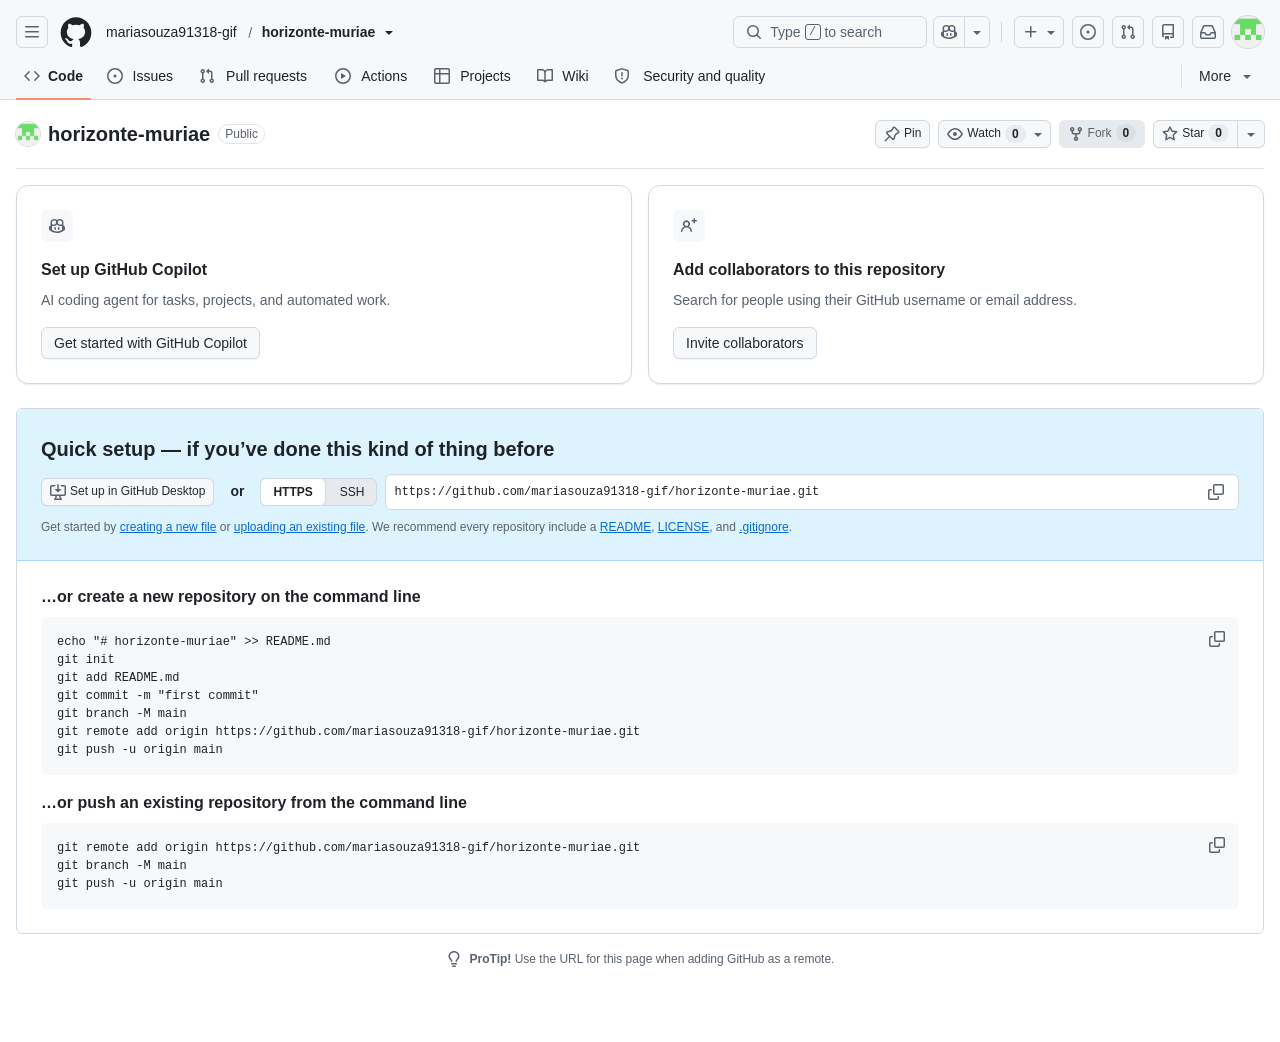
<file: mariasouza91318-gif_horizonte-muriae.html>
<!DOCTYPE html>
<!-- saved from url=(0055)https://github.com/mariasouza91318-gif/horizonte-muriae -->
<html lang="en" data-render-ssr="true" data-color-mode="auto" data-light-theme="light" data-dark-theme="dark" data-a11y-animated-images="system" data-a11y-link-underlines="true" class="js-focus-visible" data-js-focus-visible=""><head><meta http-equiv="Content-Type" content="text/html; charset=UTF-8"><meta name="viewport" content="width=device-width, initial-scale=1" nonce=""><link rel="preload" as="image" href="./mariasouza91318-gif_horizonte-muriae_files/343127811"><link rel="preload" as="image" href="https://avatars.githubusercontent.com/u/343127811?v=4&amp;size=48"><style data-precedence="github-ui-cascade-layer-order" data-href="github-ui-cascade-layer-order">@layer primer-css-base,primer-react,recipes,properties,tailwind-theme,utilities;</style><link rel="stylesheet" href="./mariasouza91318-gif_horizonte-muriae_files/index-BMnP-cfX.css" crossorigin="anonymous" nonce="" data-precedence="default"><link rel="stylesheet" href="./mariasouza91318-gif_horizonte-muriae_files/light-Az9Ud4P0.css" data-theme="light" crossorigin="anonymous" nonce="" data-precedence="default"><link rel="stylesheet" href="./mariasouza91318-gif_horizonte-muriae_files/dark-DeeaFiWu.css" data-theme="dark" crossorigin="anonymous" nonce="" data-precedence="default"><link rel="stylesheet" href="./mariasouza91318-gif_horizonte-muriae_files/index-D1dehyc5.css" crossorigin="anonymous" nonce="" data-precedence="default"><link rel="stylesheet" href="./mariasouza91318-gif_horizonte-muriae_files/index-D-S89MAN.css" crossorigin="anonymous" nonce="" data-precedence="default"><link rel="stylesheet" href="./mariasouza91318-gif_horizonte-muriae_files/primer-react-CbUG1sBw.css" crossorigin="anonymous" nonce="" data-precedence="default"><link rel="stylesheet" href="./mariasouza91318-gif_horizonte-muriae_files/index-WRGUfaM_.css" crossorigin="anonymous" nonce="" data-precedence="default"><link rel="stylesheet" href="./mariasouza91318-gif_horizonte-muriae_files/IpmBannerBase-Cty3zTqp.css" crossorigin="anonymous" nonce="" data-precedence="default"><link rel="stylesheet" href="./mariasouza91318-gif_horizonte-muriae_files/src-CFvXHJMG.css" crossorigin="anonymous" nonce="" data-precedence="default"><link rel="stylesheet" href="./mariasouza91318-gif_horizonte-muriae_files/GlobalNavLayout-irMw2uX5.css" crossorigin="anonymous" nonce="" data-precedence="default"><link rel="stylesheet" href="./mariasouza91318-gif_horizonte-muriae_files/repo-layout-BaOgDBBg.css" crossorigin="anonymous" nonce="" data-precedence="default"><link rel="stylesheet" href="./mariasouza91318-gif_horizonte-muriae_files/ReposHeaderRefSelector-B9UxEzc7.css" crossorigin="anonymous" nonce="" data-precedence="default"><link rel="stylesheet" href="./mariasouza91318-gif_horizonte-muriae_files/repos-file-tree-view-4Z0gRkfs.css" crossorigin="anonymous" nonce="" data-precedence="default"><link rel="stylesheet" href="./mariasouza91318-gif_horizonte-muriae_files/ScrollMarksContainer-jgZd6-5D.css" crossorigin="anonymous" nonce="" data-precedence="default"><link rel="stylesheet" href="./mariasouza91318-gif_horizonte-muriae_files/SharedPageLayout-kmFQ-Zzm.css" crossorigin="anonymous" nonce="" data-precedence="default"><link rel="stylesheet" href="./mariasouza91318-gif_horizonte-muriae_files/CodeViewHeader-Xv6roy9P.css" crossorigin="anonymous" nonce="" data-precedence="default"><link rel="stylesheet" href="./mariasouza91318-gif_horizonte-muriae_files/layout-DKvBDqaB.css" crossorigin="anonymous" nonce="" data-precedence="default"><link rel="stylesheet" href="./mariasouza91318-gif_horizonte-muriae_files/LinkButton-Cn8HxVbV.css" crossorigin="anonymous" nonce="" data-precedence="default"><link rel="stylesheet" href="./mariasouza91318-gif_horizonte-muriae_files/CodeViewContextBanners-wB9-7qV-.css" crossorigin="anonymous" nonce="" data-precedence="default"><link rel="stylesheet" href="./mariasouza91318-gif_horizonte-muriae_files/AddFileDropdownButton-DAJ6xZPB.css" crossorigin="anonymous" nonce="" data-precedence="default"><link rel="stylesheet" href="./mariasouza91318-gif_horizonte-muriae_files/ReposOverviewPage-DNoctyQz.css" crossorigin="anonymous" nonce="" data-precedence="default"><script type="importmap" nonce="">{"imports":{"react":"https://github.githubassets.com/assets/react-fa5e2e82e6e0ecc0.js","react/compiler-runtime":"https://github.githubassets.com/assets/react-compiler-runtime-4610bd6d3de9c049.js","scheduler":"https://github.githubassets.com/assets/scheduler-58b860b049ca307c.js","react-dom":"https://github.githubassets.com/assets/react-dom-c7f52540bb6b77ed.js","react-dom/client":"https://github.githubassets.com/assets/react-dom-client-35b308126995de85.js","react-is":"https://github.githubassets.com/assets/react-is-e0b593954b4706d8.js","react/jsx-dev-runtime":"https://github.githubassets.com/assets/react-jsx-dev-runtime-ea55d68667d559e5.js","react/jsx-runtime":"https://github.githubassets.com/assets/react-jsx-runtime-4915cb0f5b3aff04.js","react-reconciler":"https://github.githubassets.com/assets/react-reconciler-8e99e505c4429605.js"}}</script><meta name="react-profiling" content="0"><link rel="modulepreload" href="https://github.githubassets.com/assets/react-fa5e2e82e6e0ecc0.js" crossorigin="anonymous" nonce=""><link rel="modulepreload" href="https://github.githubassets.com/assets/react-compiler-runtime-4610bd6d3de9c049.js" crossorigin="anonymous" nonce=""><link rel="modulepreload" href="https://github.githubassets.com/assets/scheduler-58b860b049ca307c.js" crossorigin="anonymous" nonce=""><link rel="modulepreload" href="https://github.githubassets.com/assets/react-dom-c7f52540bb6b77ed.js" crossorigin="anonymous" nonce=""><link rel="modulepreload" href="https://github.githubassets.com/assets/react-dom-client-35b308126995de85.js" crossorigin="anonymous" nonce=""><link rel="modulepreload" href="https://github.githubassets.com/assets/react-is-e0b593954b4706d8.js" crossorigin="anonymous" nonce=""><link rel="modulepreload" href="https://github.githubassets.com/assets/react-jsx-runtime-4915cb0f5b3aff04.js" crossorigin="anonymous" nonce=""><link rel="modulepreload" href="https://github.githubassets.com/assets/react-reconciler-8e99e505c4429605.js" crossorigin="anonymous" nonce=""><meta name="release" content="9d854359ca37d25bd2e1a0bab2033d3ce9db6792"><meta name="fetch-nonce" content="v2:e86bba78-1029-44eb-a665-27c64f81b7fe"><meta name="theme-color" content="#1e2327"><meta name="color-scheme" content="light dark"><meta name="react-app-name" content="code-view"><meta name="route-pattern" content="/$owner/$repo/" data-datadog-rum-route-pattern="" data-route-source="client"><meta name="data-router-route-id" content="codeViewRepoRoute"><link rel="mask-icon" href="https://github.githubassets.com/pinned-octocat.svg" color="#000000"><link rel="alternate icon" class="js-site-favicon" type="image/png" href="https://github.githubassets.com/favicons/favicon.png"><link rel="icon" class="js-site-favicon" type="image/svg+xml" href="https://github.githubassets.com/favicons/favicon.svg" data-base-href="https://github.githubassets.com/favicons/favicon"><link rel="apple-touch-icon" href="https://github.githubassets.com/apple-touch-icon.png"><link rel="apple-touch-icon" sizes="180x180" href="https://github.githubassets.com/apple-touch-icon-180x180.png"><meta name="browser-errors-url" content="https://api.github.com/_private/browser/errors?service=ui"><meta name="browser-stats-url" content="https://api.github.com/_private/browser/stats?service=ui"><meta name="octolytics-url" content="https://collector.github.com/github/collect"><meta name="hostname" content="github.com"><link rel="shared-web-socket" href="wss://alive.github.com/_sockets/u/343127811/ws?session=eyJ2IjoiVjMiLCJ1IjozNDMxMjc4MTEsInMiOjI0MTA3MzE2MDcsImMiOjE2NTQ5MDc0NywidCI6MTc5NDUyODQyNX0%3D--e38facb8aa5c181abd5388d1853e9761f8919abdb8d02040aef4c70d9744e1ce" data-refresh-url="/_alive" data-session-id="58de4bdaa7b7ca751d0d7fc011fe508c1f29a32f74423ccf86cd1a70f2f900d5"><meta property="csp-nonce" content="W6c4SWbBe4qUOEVVQUJJ7jUWQriL8f3X"><title>mariasouza91318-gif/horizonte-muriae</title><meta name="ui-service" content="true" nonce=""><meta name="user-login" content="mariasouza91318-gif" nonce=""><meta name="octolytics-actor-id" content="343127811" nonce=""><meta name="octolytics-actor-login" content="mariasouza91318-gif" nonce=""><meta name="octolytics-actor-hash" content="fc18b03fe21087d0ad9d277281fb42a758d2ed2b32928e3601a7b5d2f3277ca3" nonce=""><meta name="keyboard-shortcuts-preference" content="all" nonce=""><meta name="hovercards-preference" content="true" nonce=""><meta name="announcement-preference-hovercard" content="true" nonce=""><meta name="current-repo-nwo" content="mariasouza91318-gif/horizonte-muriae" nonce=""><link rel="modulepreload" href="./mariasouza91318-gif_horizonte-muriae_files/index-Djjj_DgV.js.download" crossorigin="anonymous" nonce=""><link rel="modulepreload" href="https://github.githubassets.com/assets/rolldown-runtime-C1w6yGGe.js" crossorigin="anonymous" nonce=""><link rel="modulepreload" href="https://github.githubassets.com/assets/primer-react-DcwRqkq7.js" crossorigin="anonymous" nonce=""><link rel="modulepreload" href="https://github.githubassets.com/assets/router-CTJ3vPjC.js" crossorigin="anonymous" nonce=""><link rel="modulepreload" href="https://github.githubassets.com/assets/octicons~index~global-nav-layout~global-nav-layout~layout~index~tree~tree-delete~repo-overv~isidzsw4-BrqizgWA.js" crossorigin="anonymous" nonce=""><link rel="modulepreload" href="https://github.githubassets.com/assets/octicons~index~global-nav-layout~global-nav-layout~quick-search~FailureAnalysisPanel~IssueV~lze3midd-D9pfIJo_.js" crossorigin="anonymous" nonce=""><link rel="modulepreload" href="https://github.githubassets.com/assets/octicons~index~global-nav-layout~global-nav-layout~layout~index~preload-quick-search~quick-~o5pswmok-BMnROW9f.js" crossorigin="anonymous" nonce=""><link rel="modulepreload" href="https://github.githubassets.com/assets/octicons~index~layout~index~tree~tree-delete~delete~blob~blob-layout~blame~FailureAnalysisP~oke5atdo-C13OoQEz.js" crossorigin="anonymous" nonce=""><link rel="modulepreload" href="https://github.githubassets.com/assets/octicons~index~layout~index~preload-quick-search~quick-search~IssueViewer~DashboardIssueVie~jnahnp8o-CRQ3FB2E.js" crossorigin="anonymous" nonce=""><link rel="modulepreload" href="https://github.githubassets.com/assets/octicons~index~global-nav-layout~global-nav-layout~layout~index~repo-layout~tree~repo-overv~owza5qzc-BWmoNwjt.js" crossorigin="anonymous" nonce=""><link rel="modulepreload" href="https://github.githubassets.com/assets/octicons~index~layout~index~Pulls~Issues~preload-quick-search~quick-search~IssueViewer~Dash~bjupagca-kkcfdgHb.js" crossorigin="anonymous" nonce=""><link rel="modulepreload" href="https://github.githubassets.com/assets/octicons~index~global-nav-layout~global-nav-layout~layout~index~layout~quick-search~Failure~n8bfylu7-BFZ9iq4n.js" crossorigin="anonymous" nonce=""><link rel="modulepreload" href="https://github.githubassets.com/assets/octicons~index~global-nav-layout~global-nav-layout~layout~index~tree~repo-overview~layout~q~hqy78sa9-Bfh__L-q.js" crossorigin="anonymous" nonce=""><link rel="modulepreload" href="https://github.githubassets.com/assets/octicons~index~layout~index~preload-quick-search~quick-search~CreateIssueDialog~StartConver~dedgnmaz-DeGF2m3l.js" crossorigin="anonymous" nonce=""><link rel="modulepreload" href="https://github.githubassets.com/assets/octicons~index~global-nav-layout~global-nav-layout~SavedSearchesDialog~layout~index~tree~re~bxg26kqg-y0D6Wm4C.js" crossorigin="anonymous" nonce=""><link rel="modulepreload" href="https://github.githubassets.com/assets/octicons~index~layout~index~CommandPaletteDotcom~TerminalLockedIcon~MoveToTopIcon~MoonIcon~~l6e8r86p-DHZVqnnL.js" crossorigin="anonymous" nonce=""><link rel="modulepreload" href="https://github.githubassets.com/assets/octicons~index~global-nav-layout~global-nav-layout~tree~repo-overview~blob~blame~quick-sear~e80jm23v-DK_SCRGD.js" crossorigin="anonymous" nonce=""><link rel="modulepreload" href="https://github.githubassets.com/assets/octicons~index~layout~index~tree~repo-overview~blob~blame~IssueViewer~DashboardIssueViewerW~jwavtyyf-BpAoACzm.js" crossorigin="anonymous" nonce=""><link rel="modulepreload" href="https://github.githubassets.com/assets/octicons~index~blob-layout~file-tree-layout~tree~global-nav-layout~global-nav-layout~layout~cxcd0chq-D6diM3Tq.js" crossorigin="anonymous" nonce=""><link rel="modulepreload" href="https://github.githubassets.com/assets/octicons~index~global-nav-layout~global-nav-layout~SavedSearchesDialog~layout~index~tree~tr~lr6bwkbc-DtM6pK3n.js" crossorigin="anonymous" nonce=""><link rel="modulepreload" href="https://github.githubassets.com/assets/octicons~index~global-nav-layout~global-nav-layout~layout~index~tree~repo-overview~blob~bla~f9w4zl11-Dtp4boIH.js" crossorigin="anonymous" nonce=""><link rel="modulepreload" href="https://github.githubassets.com/assets/octicons~index~global-nav-layout~global-nav-layout~layout~index~tree~repo-overview~layout~p~g01yhj3x-BeBHNbM0.js" crossorigin="anonymous" nonce=""><link rel="modulepreload" href="https://github.githubassets.com/assets/octicons~index~layout~index~preload-quick-search~quick-search~IssueViewer~DashboardIssueVie~bky9bnnv-_sBRSjuk.js" crossorigin="anonymous" nonce=""><link rel="modulepreload" href="https://github.githubassets.com/assets/octicons~index~layout~index~tree~repo-overview~layout~blob~blame~preload-quick-search~quick~mjwo8m45-C3-EyDc_.js" crossorigin="anonymous" nonce=""><link rel="modulepreload" href="https://github.githubassets.com/assets/octicons~index~ClientError~global-nav-layout~global-nav-layout~SavedSearchesDialog~Feedback~jrgvdb28-of7zsXg1.js" crossorigin="anonymous" nonce=""><link rel="modulepreload" href="https://github.githubassets.com/assets/octicons~index~tree~repo-overview~layout~IssueViewer~DashboardIssueViewerWrapper~CreateIssu~ieag58dl-C_YGiq_Y.js" crossorigin="anonymous" nonce=""><link rel="modulepreload" href="https://github.githubassets.com/assets/octicons~index~tree~tree-delete~repo-overview~layout~file-tree-layout~delete~blob~blob-layo~8bm0oj7c-BZOmzj3z.js" crossorigin="anonymous" nonce=""><link rel="modulepreload" href="https://github.githubassets.com/assets/octicons~index~global-nav-layout~global-nav-layout~layout~index~tree~repo-overview~blob~bla~fziyui45-BHv3m3U_.js" crossorigin="anonymous" nonce=""><link rel="modulepreload" href="https://github.githubassets.com/assets/octicons~index~blob~blame~IssueViewer~DashboardIssueViewerWrapper~CopilotImmersiveEmbedded~~izbdx6i8-uq06NJMA.js" crossorigin="anonymous" nonce=""><link rel="modulepreload" href="https://github.githubassets.com/assets/octicons~index~tree~repo-overview~layout~IssueViewer~DashboardIssueViewerWrapper~CreateIssu~fxpakkak-DwHqhjO-.js" crossorigin="anonymous" nonce=""><link rel="modulepreload" href="https://github.githubassets.com/assets/global-nav-layout-Bt75ICIj.js" crossorigin="anonymous" nonce=""><link rel="modulepreload" href="https://github.githubassets.com/assets/GlobalNavLayout-BpglJrk7.js" crossorigin="anonymous" nonce=""><link rel="modulepreload" href="https://github.githubassets.com/assets/octicons~global-nav-layout~global-nav-layout~layout~WallIcon~TriangleCircleIcon~SparklesFil~jtgnj64g-A8LOzvi_.js" crossorigin="anonymous" nonce=""><link rel="modulepreload" href="https://github.githubassets.com/assets/LazyOcticon-K1TfTGMZ.js" crossorigin="anonymous" nonce=""><link rel="modulepreload" href="https://github.githubassets.com/assets/one-copilot-context-entry-BGQGLbsD.js" crossorigin="anonymous" nonce=""><link rel="modulepreload" href="https://github.githubassets.com/assets/IpmBannerBase-D6pTJzAY.js" crossorigin="anonymous" nonce=""><link rel="modulepreload" href="https://github.githubassets.com/assets/react-partial-anchor-DvO0YMDF.js" crossorigin="anonymous" nonce=""><link rel="modulepreload" href="https://github.githubassets.com/assets/src-BLTfhQLN.js" crossorigin="anonymous" nonce=""><link rel="modulepreload" href="https://github.githubassets.com/assets/EnterpriseAnnouncementBanner-2PaA0TIF.js" crossorigin="anonymous" nonce=""><link rel="modulepreload" href="https://github.githubassets.com/assets/global-nav-layout-DKSCr83f.js" crossorigin="anonymous" nonce=""><link rel="modulepreload" href="https://github.githubassets.com/assets/repo-layout-D7sq8UDT.js" crossorigin="anonymous" nonce=""><link rel="modulepreload" href="https://github.githubassets.com/assets/layout-DYOTKMRI.js" crossorigin="anonymous" nonce=""><link rel="modulepreload" href="https://github.githubassets.com/assets/FilesPageInfoContext-CK13O0IH.js" crossorigin="anonymous" nonce=""><link rel="modulepreload" href="https://github.githubassets.com/assets/repos-file-tree-view-B_QlzhdR.js" crossorigin="anonymous" nonce=""><link rel="modulepreload" href="https://github.githubassets.com/assets/ActivityBoundary-cwOSuCsB.js" crossorigin="anonymous" nonce=""><link rel="modulepreload" href="https://github.githubassets.com/assets/use-tree-list-C8maGLYh.js" crossorigin="anonymous" nonce=""><link rel="modulepreload" href="https://github.githubassets.com/assets/ReposHeaderRefSelector-DT_Aahcg.js" crossorigin="anonymous" nonce=""><link rel="modulepreload" href="https://github.githubassets.com/assets/use-route-payload-D4fJMudm.js" crossorigin="anonymous" nonce=""><link rel="modulepreload" href="https://github.githubassets.com/assets/CodeViewBannersContext-T_MMqDSo.js" crossorigin="anonymous" nonce=""><link rel="modulepreload" href="https://github.githubassets.com/assets/ScrollMarksContainer-DN4YAZSD.js" crossorigin="anonymous" nonce=""><link rel="modulepreload" href="https://github.githubassets.com/assets/BudgetThresholdBanner-5E-WiNMt.js" crossorigin="anonymous" nonce=""><link rel="modulepreload" href="https://github.githubassets.com/assets/CodeNavContext-BQ7tOGOF.js" crossorigin="anonymous" nonce=""><link rel="modulepreload" href="https://github.githubassets.com/assets/TreePaneContext-6xRH3u9E.js" crossorigin="anonymous" nonce=""><link rel="modulepreload" href="https://github.githubassets.com/assets/SharedPageLayout-C2MixgLp.js" crossorigin="anonymous" nonce=""><link rel="modulepreload" href="https://github.githubassets.com/assets/CodeViewHeader-Dwq2im9p.js" crossorigin="anonymous" nonce=""><link rel="modulepreload" href="https://github.githubassets.com/assets/octicons~tree~repo-overview~layout~blob~blame~CopilotImmersiveEmbedded~CodespacesTabReact~B~m0xgrqi9-CRJKkkVf.js" crossorigin="anonymous" nonce=""><link rel="modulepreload" href="https://github.githubassets.com/assets/repo-overview-DuXhqWV1.js" crossorigin="anonymous" nonce=""><link rel="modulepreload" href="https://github.githubassets.com/assets/LatestCommitContext-Dyau38CM.js" crossorigin="anonymous" nonce=""><link rel="modulepreload" href="https://github.githubassets.com/assets/error-types-D_wZELAR.js" crossorigin="anonymous" nonce=""><link rel="modulepreload" href="https://github.githubassets.com/assets/use-update-ref-info-and-path-jnx_GIsR.js" crossorigin="anonymous" nonce=""><link rel="modulepreload" href="https://github.githubassets.com/assets/ReposOverviewPage-UHTfK_9z.js" crossorigin="anonymous" nonce=""><link rel="modulepreload" href="https://github.githubassets.com/assets/NewAgentTaskButton-DYPRSsNU.js" crossorigin="anonymous" nonce=""><link rel="modulepreload" href="https://github.githubassets.com/assets/LinkButton.module-DmGm7_r-.js" crossorigin="anonymous" nonce=""><link rel="modulepreload" href="https://github.githubassets.com/assets/Skeleton-C9GkhIAo.js" crossorigin="anonymous" nonce=""><link rel="modulepreload" href="https://github.githubassets.com/assets/CodeViewContextBanners-CJVk3LFN.js" crossorigin="anonymous" nonce=""><link rel="modulepreload" href="https://github.githubassets.com/assets/AddFileDropdownButton-Bi-ndBtx.js" crossorigin="anonymous" nonce=""><link rel="modulepreload" href="https://github.githubassets.com/assets/overview-types-FG7fDoUN.js" crossorigin="anonymous" nonce=""><meta name="octolytics-dimension-repository_id" content="1455914466"><meta name="octolytics-dimension-repository_nwo" content="mariasouza91318-gif/horizonte-muriae"><meta name="octolytics-dimension-user_id" content="343127811"><meta name="octolytics-dimension-user_login" content="mariasouza91318-gif"><meta name="github-code-view-meta-stats" id="github-code-view-meta-stats" data-hydrostats="publish"><script id="client-env" type="application/json">{"locale":"pt","featureFlags":["actions_caches_react_view","actions_enable_background_steps","actions_new_hosted_runner_image_select_sizes_and_versions","actions_workflow_language_service_allow_case_function","actions_workflows_react_toggle","agent_author_search_expansion","agent_author_search_expansion_ui_pulls","ai_resource_search","alternate_user_config_repo","billing_billable_licenses_cost_center_bucket_fix","billing_budget_expiration","billing_cost_center_list_assigned_resources","billing_discount_threshold_notification","billing_shared_compute_usage","ccr_implement_suggestion_refresh","code_quality_enablement_banner_targeting","code_quality_remove_preview","code_view_checks_live_updates","code_view_raf_sticky_lines","codemirror_inp_optimizations","codespaces_prebuild_region_target_update","coding_agent_third_party_model_ui","copilot-software-factories","copilot_agent_snippy","copilot_api_agentic_issue_marshal_yaml","copilot_automation_continuous_history","copilot_automation_repo_mcp_servers","copilot_automations_pagination","copilot_base_model_policy_row","copilot_chat_auto_mode_v2","copilot_chat_clear_model_selection_for_default_change","copilot_chat_disable_model_picker_while_streaming","copilot_chat_increase_token_padding","copilot_chat_surfaces_rewrite","copilot_chat_vision_dotcom_chat_ga_gate","copilot_css_textarea_autosize","copilot_custom_copilots","copilot_custom_copilots_feature_preview","copilot_duplicate_thread","copilot_extensions_removal_on_marketplace","copilot_fix_failed_workflows_all_skus","copilot_hide_hovercard","copilot_immersive_task_hyperlinking","copilot_issue_list_show_more","copilot_managed_settings_validation_file_links","copilot_mission_control_agent_merge_fix_ci","copilot_mission_control_agent_merge_resolve_conflicts","copilot_mission_control_automation_grouping","copilot_mission_control_awps_batching","copilot_mission_control_create_pull_request_client_tool","copilot_mission_control_create_repository_client_tool","copilot_mission_control_early_stop","copilot_mission_control_environments_web_kickoff","copilot_mission_control_hide_task_list_counts","copilot_mission_control_independent_mode_controls","copilot_mission_control_messaging_app_dm_steering","copilot_mission_control_needs_attention","copilot_mission_control_pinned_tasks","copilot_mission_control_reasoning_effort","copilot_mission_control_reuse_project_workspace","copilot_mission_control_sandbox_request_image_override","copilot_mission_control_session_client_attribution","copilot_mission_control_task_alive_updates","copilot_mission_control_task_route_preloading","copilot_mission_control_task_sharing","copilot_mission_control_use_api_gateway","copilot_org_policy_page_focus_mode","copilot_policy_ui_refresh","copilot_quick_chat_recent_artifact_sessions","copilot_share_active_subthread","copilot_spaces_ga","copilot_spaces_individual_policies_ga","copilot_swe_agent_authorization_status_ui","copilot_swe_agent_automation_completed_trigger","copilot_swe_agent_automation_failed_trigger","copilot_swe_agent_automation_repository_owned","copilot_swe_agent_automation_resource_scoped_writes","copilot_swe_agent_code_scanning_alert_trigger","copilot_swe_agent_dependabot_alert_trigger","copilot_swe_agent_discussion_comment_trigger","copilot_swe_agent_discussion_opened_trigger","copilot_swe_agent_discussion_updated_trigger","copilot_swe_agent_hide_model_picker_if_only_auto","copilot_swe_agent_issue_assigned_trigger","copilot_swe_agent_issue_closed_trigger","copilot_swe_agent_issue_comment_trigger","copilot_swe_agent_issue_labeled_trigger","copilot_swe_agent_issue_reopened_trigger","copilot_swe_agent_issue_status_changed_trigger","copilot_swe_agent_mcp_permission_gate","copilot_swe_agent_merge_conflict_trigger","copilot_swe_agent_pr_comment_model_picker","copilot_swe_agent_pull_request_assigned_trigger","copilot_swe_agent_pull_request_closed_trigger","copilot_swe_agent_pull_request_comment_trigger","copilot_swe_agent_pull_request_converted_to_draft_trigger","copilot_swe_agent_pull_request_labeled_trigger","copilot_swe_agent_pull_request_merged_trigger","copilot_swe_agent_pull_request_opened_trigger","copilot_swe_agent_pull_request_ready_for_review_trigger","copilot_swe_agent_pull_request_reopened_trigger","copilot_swe_agent_pull_request_review_dismissed_trigger","copilot_swe_agent_pull_request_review_requested_trigger","copilot_swe_agent_pull_request_review_submitted_trigger","copilot_swe_agent_pull_request_review_thread_resolved_trigger","copilot_swe_agent_pull_request_review_thread_unresolved_trigger","copilot_swe_agent_pull_request_synchronize_trigger","copilot_swe_agent_secret_scanning_alert_trigger","copilot_swe_agent_sub_issue_added_trigger","copilot_swe_agent_use_subagents","copilot_task_api_github_rest_style","copilot_task_scoped_alive_channel","copilot_token_based_billing","copilot_user_can_upgrade_plan_field","datadog_rum","datadog_rum_custom_metrics","fgpat_permissions_selector_redesign","glc_code_quality_repo_settings_workflow_config","global_issues_filtered_list_layout","global_nav_context_refresh","home_dashboard_ga","hyperspace_2025_logged_out_batch_1","hyperspace_2025_logged_out_batch_2","hyperspace_2025_logged_out_batch_3","in_product_messaging_datadog_monitoring","ipm_ubb_individual_budget_banner","issue_create_status_header","issue_fields_add_picker","issue_fields_multi_select","issue_fields_user_owned_viewer","issue_inline_avatars","issue_relative_time_micro","issues_hide_closed_sub_issues","issues_index_query_persistence","issues_lazy_load_comment_box_suggestions","issues_react_chrome_container_query_fix","issues_react_include_bots_in_pickers","issues_react_ui_feedback","labels_archiving","labels_archiving_info","landing_pages_ninetailed","lifecycle_label_name_updates","marketing_cookie_consent_banner","marketing_pages_search_explore_provider","memex_live_update_hovercard","memex_mwl_filter_field_delimiter","memex_remove_deprecated_type_issue","memex_roadmap_drag_style","merge_queue_restricted_pushers_warning","merge_status_header_feedback","new_batched_queries_hook","octocaptcha_origin_optimization","one_copilot_chat_disable_ahp_pings","one_copilot_chat_disable_eager_resume","one_copilot_chat_owner_split_picker","one_copilot_chat_queue_submit_while_reconnecting","one_copilot_chat_resume_on_intent","one_copilot_grouped_tool_calls","one_copilot_simplified_environment_picker","pr_unified_on_empty_side","primer_react_css_anchor_positioning","primer_react_merged_forwarded_refs","primer_react_timeline_list_semantics","prs_contextual_comment_controls","prs_copilot_app_open_action","prs_copilot_assignee_session_indicator","prs_css_anchor_positioning","prs_desktop_checkout","prs_mergeability_live_updates_trailing","prs_overview_for_you_refresh","prs_overview_react_public_preview","prx_files","pull_request_file_tree_prefetch_on_hover_50ms","pull_request_files_virtualization","pull_request_persister","pull_request_stacks_auto_merge_stack_permission","pull_request_stacks_navigation_shortcuts","pull_request_virtualization_image_estimate","pull_request_virtualization_loader_batching","pull_request_virtualization_scroll_compensation","pull_request_virtualization_scroll_intent","pull_requests_deferred_highlight_fallback","pull_requests_persistent_whitespace_preferences","pull_requests_stacks_view_ui_checks","react_blob_isolate_code_lines","react_blob_ssr_content_visibility","react_data_router_nonblocking_revalidation","react_data_router_tanstack_allowed","react_query_props_with_key","react_sandbox_future_tanstack","repo_app_turbo","repo_issues_sidebar_layout","repo_pulls_dashboard_surface","repos_contributors_limited_default_range","repository_suggester_elastic_search","rulesets_actor_list_editor","sample_network_conn_type","scribe_artifacts_api","scribe_artifacts_html","secret_scanning_public_monitoring_hide_preview_labels","secret_scanning_public_monitoring_hide_validity_coming_soon","see_who_reacted","session_logs_ungroup_reasoning_text","set_sha256_on_repo_creation_form","site_banner_desktop_copilot_app","site_global_banner_ghe_copilot","site_global_banner_technology_partner_of_the_year_2026","site_homepage_refresh_2026","site_landing_pages_stable_canvas_position","speculation_rules_ui_service","suggest_custom_property_values_copilot","suppress_automated_browser_vitals","swp_forms_disable_octocaptcha","track_notifications_settings_usage","trusted_types_policies","trusted_types_worker","turbo_link_eligibility_optimization","ui_route_code_view","ui_route_repos","ui_service_eligible","ui_service_gate_aware_external_check","unified_batch_pr_comments","universe26_banners_post_on-d","update_issue_suggestions","viewscreen_sandbox","warn_inaccessible_attachments","webp_support","workstream_plugin_bootstrap"],"githubDomain":"https://github.com","login":"mariasouza91318-gif","uiComputeCohort":"treatment","copilotApiOverrideUrl":"https://api.individual.githubcopilot.com"}</script><script id="datadog-rum-config" type="application/json">{"version":1,"applicationId":"851db457-c3a9-463b-b2e5-906d1ef37118","clientToken":"[base64]","site":"datadoghq.com","service":"github-ui","env":"production","proxyUrl":"https://api.github.com/_private/browser/rum","sessionSampleRate":100,"profilingSampleRate":0,"remoteConfiguration":{"id":"98395865-d221-4f97-80fe-bfb0d289ce72"}}</script><link rel="modulepreload" as="script" crossorigin="" href="https://github.githubassets.com/assets/include-fragment-CHF89uVM.js"><link rel="modulepreload" as="script" crossorigin="" href="https://github.githubassets.com/assets/main-CrQdJv24.js"><link rel="modulepreload" as="script" crossorigin="" href="https://github.githubassets.com/assets/handlingStack-BhumBGMg.js"><link rel="modulepreload" as="script" crossorigin="" href="https://github.githubassets.com/assets/main-Bh7rnDCv.js"><link rel="modulepreload" as="script" crossorigin="" href="https://github.githubassets.com/assets/GlobalNavMenu-DgIdUX6n.js"><link rel="modulepreload" as="script" crossorigin="" href="https://github.githubassets.com/assets/octicons~GlobalNavMenu~CopilotImmersiveEmbedded~ChatAppEmbeddedPartial~TaskChat~ViewFilesIc~jaqwis3h-aqNSFrTP.js"><link rel="stylesheet" crossorigin="" href="./mariasouza91318-gif_horizonte-muriae_files/GlobalNavMenu-4nJJ6jNI.css"><link rel="modulepreload" as="script" crossorigin="" href="https://github.githubassets.com/assets/GlobalNavUserMenu-CMtKz2A2.js"><link rel="modulepreload" as="script" crossorigin="" href="https://github.githubassets.com/assets/octicons~GlobalNavUserMenu~AccountSwitchDialog~CommandPaletteDotcom~SignOutIcon~PaintbrushI~g7jjoz1w-Ybl7_6TU.js"><link rel="modulepreload" as="script" crossorigin="" href="https://github.githubassets.com/assets/ErrorDialog-d_EwSSpB.js"><link rel="stylesheet" crossorigin="" href="./mariasouza91318-gif_horizonte-muriae_files/GlobalNavUserMenu-DxsH4Orp.css"><link rel="modulepreload" as="script" crossorigin="" href="https://github.githubassets.com/assets/AccountSwitchDialog-eC7FP8Ah.js"><link rel="stylesheet" crossorigin="" href="./mariasouza91318-gif_horizonte-muriae_files/AccountSwitchDialog-DeNELORu.css"><link rel="modulepreload" as="script" crossorigin="" href="https://github.githubassets.com/assets/ShortcutsDialogContent-9SJSmDIC.js"><link rel="stylesheet" crossorigin="" href="./mariasouza91318-gif_horizonte-muriae_files/ShortcutsDialogContent-DAD9ViFJ.css"><link rel="modulepreload" as="script" crossorigin="" href="https://github.githubassets.com/assets/hovercards-provider-DCl-bsxC.js"><link rel="stylesheet" crossorigin="" href="./mariasouza91318-gif_horizonte-muriae_files/hovercards-provider-Dgbzjm3l.css"><link rel="modulepreload" as="script" crossorigin="" href="https://github.githubassets.com/assets/CopilotImmersiveEmbedded-CyxGrpwT.js"><link rel="modulepreload" as="script" crossorigin="" href="https://github.githubassets.com/assets/octicons~CopilotImmersiveEmbedded~TaskChat~UnlinkIcon~SquareCircleIcon~ShareAndroidIcon~Piv~lj7xpi6l-DzM0QrPL.js"><link rel="modulepreload" as="script" crossorigin="" href="https://github.githubassets.com/assets/dist-CPYj7NAL.js"><link rel="modulepreload" as="script" crossorigin="" href="https://github.githubassets.com/assets/js-yaml-DgjY_Zr6.js"><link rel="modulepreload" as="script" crossorigin="" href="https://github.githubassets.com/assets/CodeMirror-C3Log8C2.js"><link rel="modulepreload" as="script" crossorigin="" href="https://github.githubassets.com/assets/dist-Bga2iOa_.js"><link rel="modulepreload" as="script" crossorigin="" href="https://github.githubassets.com/assets/dist-Cmovp0Nu.js"><link rel="modulepreload" as="script" crossorigin="" href="https://github.githubassets.com/assets/dist-D6JZ-YjH.js"><link rel="modulepreload" as="script" crossorigin="" href="https://github.githubassets.com/assets/dist-1KVjuAca.js"><link rel="modulepreload" as="script" crossorigin="" href="https://github.githubassets.com/assets/firefox-empty-editor-caret-BsLj0e8R.js"><link rel="modulepreload" as="script" crossorigin="" href="https://github.githubassets.com/assets/ahp-session-selectors-DmByp0Ib.js"><link rel="stylesheet" crossorigin="" href="./mariasouza91318-gif_horizonte-muriae_files/ahp-session-selectors-BjHRWr_q.css"><link rel="modulepreload" as="script" crossorigin="" href="https://github.githubassets.com/assets/SessionLoadingIndicator-B8GeqLTM.js"><link rel="modulepreload" as="script" crossorigin="" href="https://github.githubassets.com/assets/ahp-prompt-conversion-DJSY_Lgi.js"><link rel="modulepreload" as="script" crossorigin="" href="https://github.githubassets.com/assets/task-complete-iJvnmoUI.js"><link rel="stylesheet" crossorigin="" href="./mariasouza91318-gif_horizonte-muriae_files/ahp-prompt-conversion-pRfoJQBY.css"><link rel="modulepreload" as="script" crossorigin="" href="https://github.githubassets.com/assets/use-sandbox-upload-BimgaAal.js"><link rel="modulepreload" as="script" crossorigin="" href="https://github.githubassets.com/assets/useTasks-H45WVdRT.js"><link rel="modulepreload" as="script" crossorigin="" href="https://github.githubassets.com/assets/use-optimistic-recovery-turns-BraDdp-S.js"><link rel="stylesheet" crossorigin="" href="./mariasouza91318-gif_horizonte-muriae_files/use-optimistic-recovery-turns-CVtAq46i.css"><link rel="modulepreload" as="script" crossorigin="" href="https://github.githubassets.com/assets/libesm-1fps9sOY.js"><link rel="stylesheet" crossorigin="" href="./mariasouza91318-gif_horizonte-muriae_files/SessionLoadingIndicator-DFaoc8bZ.css"><link rel="modulepreload" as="script" crossorigin="" href="https://github.githubassets.com/assets/UserProblemStatementMessage-DJA9d6kT.js"><link rel="modulepreload" as="script" crossorigin="" href="https://github.githubassets.com/assets/use-prompt-response-submission-DbSTT2J-.js"><link rel="stylesheet" crossorigin="" href="./mariasouza91318-gif_horizonte-muriae_files/use-prompt-response-submission-BSnlQfIo.css"><link rel="stylesheet" crossorigin="" href="./mariasouza91318-gif_horizonte-muriae_files/UserProblemStatementMessage-8ClHBR9C.css"><link rel="modulepreload" as="script" crossorigin="" href="https://github.githubassets.com/assets/TaskChat-BZbPENTc.js"><link rel="modulepreload" as="script" crossorigin="" href="https://github.githubassets.com/assets/use-sso-change-detection-_FAYJ6bB.js"><link rel="stylesheet" crossorigin="" href="./mariasouza91318-gif_horizonte-muriae_files/TaskChat-C5tDzdrN.css"><link rel="modulepreload" as="script" crossorigin="" href="https://github.githubassets.com/assets/use-is-safari-PNExQQGr.js"><link rel="modulepreload" as="script" crossorigin="" href="https://github.githubassets.com/assets/use-latest-commit-D_nu9Z5p.js"><link rel="modulepreload" as="script" crossorigin="" href="https://github.githubassets.com/assets/ReadOnlyConversationNotice-5Lzmm0If.js"><link rel="stylesheet" crossorigin="" href="./mariasouza91318-gif_horizonte-muriae_files/ReadOnlyConversationNotice-W2RgO72E.css"><link rel="modulepreload" as="script" crossorigin="" href="https://github.githubassets.com/assets/docked-surface-store-DgdIEU-l.js"><link rel="modulepreload" as="script" crossorigin="" href="https://github.githubassets.com/assets/Title-BwTxtOv1.js"><link rel="stylesheet" crossorigin="" href="./mariasouza91318-gif_horizonte-muriae_files/Title-Vi7YSQfq.css"><link rel="modulepreload" as="script" crossorigin="" href="https://github.githubassets.com/assets/SpacesOwnerDropdown-BPbwOvBi.js"><link rel="stylesheet" crossorigin="" href="./mariasouza91318-gif_horizonte-muriae_files/SpacesOwnerDropdown-UwSvB4-I.css"><link rel="modulepreload" as="script" crossorigin="" href="https://github.githubassets.com/assets/fuzzy-filter-BH2d_8Lm.js"><link rel="modulepreload" as="script" crossorigin="" href="https://github.githubassets.com/assets/queries-oMXD8vIY.js"><link rel="stylesheet" crossorigin="" href="./mariasouza91318-gif_horizonte-muriae_files/CopilotImmersiveEmbedded-VniXfk6o.css"></head><body><!--$--><!--$--><div><div style="min-height:101vh"><header aria-label="Global navigation menu" data-component="Stack" class="GlobalNav styles-module_gNfHta_appHeader prc-Stack-Stack-UQ9k6" data-gap="none" data-direction="vertical" data-align="stretch" data-wrap="nowrap" data-justify="start" data-padding="none"><div data-component="Stack" class="prc-Stack-Stack-UQ9k6" data-direction="horizontal" data-align="center" data-wrap="nowrap" data-justify="center" data-padding="none"><div data-testid="top-nav-left" data-component="Stack" class="styles-module_gNfHta_left styles-module_gNfHta_withLocalNavigation prc-Stack-Stack-UQ9k6" data-gap="condensed" data-direction="horizontal" data-align="stretch" data-wrap="nowrap" data-justify="start" data-padding="normal"><div data-loading-wrapper="true"><button data-component="IconButton" type="button" aria-haspopup="dialog" class="prc-Button-ButtonBase-9n-Xk styles-module_gNfHta_appHeaderButton prc-Button-IconButton-fyge7" data-loading="false" data-no-visuals="true" data-size="medium" data-variant="invisible" aria-labelledby="_R_lkhcb6_"><svg data-component="Octicon" aria-hidden="true" focusable="false" class="octicon octicon-three-bars" viewBox="0 0 16 16" width="16" height="16" fill="currentColor" display="inline-block" overflow="visible" style="vertical-align:text-bottom"><path d="M1 2.75A.75.75 0 0 1 1.75 2h12.5a.75.75 0 0 1 0 1.5H1.75A.75.75 0 0 1 1 2.75Zm0 5A.75.75 0 0 1 1.75 7h12.5a.75.75 0 0 1 0 1.5H1.75A.75.75 0 0 1 1 7.75ZM1.75 12h12.5a.75.75 0 0 1 0 1.5H1.75a.75.75 0 0 1 0-1.5Z"></path></svg></button></div><span class="prc-TooltipV2-Tooltip-tLeuB" data-direction="s" data-component="Tooltip" aria-hidden="true" id="_R_lkhcb6_" popover="auto">Open menu</span><div class="d-none"></div><a data-component="IconButton" type="button" class="prc-Button-ButtonBase-9n-Xk styles-module_iipd_W_appHeaderHome prc-Button-IconButton-fyge7" data-loading="false" data-no-visuals="true" data-size="medium" data-variant="invisible" aria-labelledby="_R_pkhcb6_" href="https://github.com/"><svg data-component="Octicon" aria-hidden="true" focusable="false" class="octicon octicon-mark-github" viewBox="0 0 24 24" width="32" height="32" fill="currentColor" display="inline-block" overflow="visible" style="vertical-align:text-bottom"><path d="M10.226 17.284c-2.965-.36-5.054-2.493-5.054-5.256 0-1.123.404-2.336 1.078-3.144-.292-.741-.247-2.314.09-2.965.898-.112 2.111.36 2.83 1.01.853-.269 1.752-.404 2.853-.404 1.1 0 1.999.135 2.807.382.696-.629 1.932-1.1 2.83-.988.315.606.36 2.179.067 2.942.72.854 1.101 2 1.101 3.167 0 2.763-2.089 4.852-5.098 5.234.763.494 1.28 1.572 1.28 2.807v2.336c0 .674.561 1.056 1.235.786 4.066-1.55 7.255-5.615 7.255-10.646C23.5 6.188 18.334 1 11.978 1 5.62 1 .5 6.188.5 12.545c0 4.986 3.167 9.12 7.435 10.669.606.225 1.19-.18 1.19-.786V20.63a2.9 2.9 0 0 1-1.078.224c-1.483 0-2.359-.808-2.987-2.313-.247-.607-.517-.966-1.034-1.033-.27-.023-.359-.135-.359-.27 0-.27.45-.471.898-.471.652 0 1.213.404 1.797 1.235.45.651.921.943 1.483.943.561 0 .92-.202 1.437-.719.382-.381.674-.718.944-.943"></path></svg></a><span class="prc-TooltipV2-Tooltip-tLeuB" data-direction="s" data-component="Tooltip" aria-hidden="true" popover="auto"><span id="_R_pkhcb6_">Homepage <span class="prc-src-InternalVisuallyHidden-2YaI6">(<!-- -->g then d<!-- -->)</span></span><span class="prc-TooltipV2-KeybindingHintContainer-Ymj-3 prc-TooltipV2-HasTextBefore-fdOXj" aria-hidden="true" data-component="Tooltip.KeybindingHintContainer"><kbd class="prc-KeybindingHint-KeybindingHint-qpYIs prc-Text-Text-9mHv3" data-component="KeybindingHint" data-testid="keybinding-hint"><span class="prc-components-Chord-DdhWN prc-components-ChordOnEmphasis-O-4BS prc-components-ChordSmall-c-P-x prc-Text-Text-9mHv3" data-component="Text" data-kbd-chord="true"> <span class="prc-src-InternalVisuallyHidden-2YaI6">g</span><span aria-hidden="true">G</span></span><span class="prc-src-InternalVisuallyHidden-2YaI6">then</span> <span class="prc-components-Chord-DdhWN prc-components-ChordOnEmphasis-O-4BS prc-components-ChordSmall-c-P-x prc-Text-Text-9mHv3" data-component="Text" data-kbd-chord="true"> <span class="prc-src-InternalVisuallyHidden-2YaI6">d</span><span aria-hidden="true">D</span></span></kbd></span></span><div class="d-none"></div></div><div data-testid="top-nav-center" data-component="Stack" class="styles-module_gNfHta_center styles-module_gNfHta_withLocalNavigation prc-Stack-Stack-UQ9k6" data-gap="condensed" data-direction="horizontal" data-align="stretch" data-wrap="nowrap" data-justify="start" data-padding="normal"><nav class="styles-module_iipd_W_contextRegion prc-Breadcrumbs-BreadcrumbsBase-3Gb-B" aria-label="Breadcrumbs" data-overflow="menu" data-variant="normal" data-component="Breadcrumbs"><ol class="prc-Breadcrumbs-BreadcrumbsList-BKjpe"><li class="prc-Breadcrumbs-ItemWrapper-k0NLn"><a class="styles-module_iipd_W_contextCrumb prc-Breadcrumbs-Item-jcraJ" data-component="Breadcrumbs.Item" href="https://github.com/mariasouza91318-gif"><span class="">mariasouza91318-gif</span></a></li><li class="prc-Breadcrumbs-ItemWrapper-k0NLn"><a class="styles-module_iipd_W_contextCrumb styles-module_iipd_W_contextCrumbLast styles-module_iipd_W_repoPickerCrumb prc-Breadcrumbs-Item-jcraJ active" aria-current="page" data-component="Breadcrumbs.Item" href="https://github.com/mariasouza91318-gif/horizonte-muriae" data-status="active">horizonte-muriae</a><div class="d-none"></div><button data-component="IconButton" type="button" aria-haspopup="true" aria-expanded="false" tabindex="0" class="prc-Button-ButtonBase-9n-Xk styles-module_iipd_W_contextCrumb styles-module_iipd_W_repoPickerDropdownButton prc-Button-IconButton-fyge7" data-loading="false" data-no-visuals="true" data-size="small" data-variant="invisible" aria-labelledby="_R_1nd6khcb6_" id="_R_7d6khcb6_" style="anchor-name: --anchored-overlay-anchor-_R_7d6khcb6H1_;"><svg data-component="Octicon" aria-hidden="true" focusable="false" class="octicon octicon-triangle-down" viewBox="0 0 16 16" width="16" height="16" fill="currentColor" display="inline-block" overflow="visible" style="vertical-align:text-bottom"><path d="m4.427 7.427 3.396 3.396a.25.25 0 0 0 .354 0l3.396-3.396A.25.25 0 0 0 11.396 7H4.604a.25.25 0 0 0-.177.427Z"></path></svg></button><span class="prc-TooltipV2-Tooltip-tLeuB" data-direction="s" data-component="Tooltip" aria-hidden="true" popover="auto"><span id="_R_1nd6khcb6_">Switch repository<span class="prc-src-InternalVisuallyHidden-2YaI6">(<!-- -->alt shift r<!-- -->)</span></span><span class="prc-TooltipV2-KeybindingHintContainer-Ymj-3 prc-TooltipV2-HasTextBefore-fdOXj" aria-hidden="true" data-component="Tooltip.KeybindingHintContainer"><kbd class="prc-KeybindingHint-KeybindingHint-qpYIs prc-Text-Text-9mHv3" data-component="KeybindingHint" data-testid="keybinding-hint"><span class="prc-components-Chord-DdhWN prc-components-ChordOnEmphasis-O-4BS prc-components-ChordSmall-c-P-x prc-Text-Text-9mHv3" data-component="Text" data-kbd-chord="true"> <span class="prc-src-InternalVisuallyHidden-2YaI6">alt</span><span aria-hidden="true">Alt</span> <span class="prc-src-InternalVisuallyHidden-2YaI6">shift</span><span aria-hidden="true">⇧</span> <span class="prc-src-InternalVisuallyHidden-2YaI6">r</span><span aria-hidden="true">R</span></span></kbd></span></span></li></ol></nav><div class="Search-module_mT1eDG_searchButtonGroup prc-ButtonGroup-ButtonGroup-vFUrY" data-component="ButtonGroup"><div class="prc-ButtonGroup-Item-PqvDl"><button data-component="Button" type="button" aria-label="Open quick search dialog, type / to search" class="prc-Button-ButtonBase-9n-Xk styles-module_gNfHta_appHeaderButton Search-module_mT1eDG_searchButton" data-loading="false" data-size="medium" data-variant="invisible"><span data-component="buttonContent" data-align="center" class="prc-Button-ButtonContent-Iohp5"><span data-component="leadingVisual" class="prc-Button-Visual-YNt2F prc-Button-LeadingVisual-UySKu prc-Button-VisualWrap-E4cnq"><svg data-component="Octicon" aria-hidden="true" focusable="false" class="octicon octicon-search" viewBox="0 0 16 16" width="16" height="16" fill="currentColor" display="inline-block" overflow="visible" style="vertical-align:text-bottom"><path d="M10.68 11.74a6 6 0 0 1-7.922-8.982 6 6 0 0 1 8.982 7.922l3.04 3.04a.749.749 0 0 1-.326 1.275.749.749 0 0 1-.734-.215ZM11.5 7a4.499 4.499 0 1 0-8.997 0A4.499 4.499 0 0 0 11.5 7Z"></path></svg></span><span data-component="text" class="prc-Button-Label-FWkx3"><span class="Search-module_mT1eDG_placeholder Search-module_mT1eDG_text Search-module_mT1eDG_value">Type <kbd class="Search-module_mT1eDG_kbd">/</kbd> to search</span></span></span></button></div><div class="prc-ButtonGroup-Item-PqvDl"></div></div><div class="d-none"></div></div><div data-testid="top-nav-right" data-component="Stack" class="styles-module_gNfHta_right styles-module_gNfHta_withLocalNavigation styles-module_gNfHta_rightWithResponsiveCreateButton prc-Stack-Stack-UQ9k6" data-gap="condensed" data-direction="horizontal" data-align="center" data-wrap="nowrap" data-justify="start" data-padding="normal"><div data-testid="top-bar-actions" data-component="Stack" class="prc-Stack-Stack-UQ9k6" data-gap="condensed" data-direction="horizontal" data-align="center" data-wrap="nowrap" data-justify="start" data-padding="none"><div class="hide-sm hide-md"><div class="CopilotItems-module_V6fXDW_Wrapper"><div class="prc-ButtonGroup-ButtonGroup-vFUrY" data-component="ButtonGroup"><div class="prc-ButtonGroup-Item-PqvDl"><a data-component="IconButton" type="button" class="prc-Button-ButtonBase-9n-Xk styles-module_gNfHta_appHeaderButton prc-Button-IconButton-fyge7" data-loading="false" data-no-visuals="true" data-size="medium" data-variant="invisible" aria-labelledby="_R_l97khcb6_" href="https://github.com/copilot"><svg data-component="Octicon" aria-hidden="true" focusable="false" class="octicon octicon-copilot" viewBox="0 0 16 16" width="16" height="16" fill="currentColor" display="inline-block" overflow="visible" style="vertical-align:text-bottom"><path d="M7.998 15.035c-4.562 0-7.873-2.914-7.998-3.749V9.338c.085-.628.677-1.686 1.588-2.065.013-.07.024-.143.036-.218.029-.183.06-.384.126-.612-.201-.508-.254-1.084-.254-1.656 0-.87.128-1.769.693-2.484.579-.733 1.494-1.124 2.724-1.261 1.206-.134 2.262.034 2.944.765.05.053.096.108.139.165.044-.057.094-.112.143-.165.682-.731 1.738-.899 2.944-.765 1.23.137 2.145.528 2.724 1.261.566.715.693 1.614.693 2.484 0 .572-.053 1.148-.254 1.656.066.228.098.429.126.612.012.076.024.148.037.218.924.385 1.522 1.471 1.591 2.095v1.872c0 .766-3.351 3.795-8.002 3.795Zm0-1.485c2.28 0 4.584-1.11 5.002-1.433V7.862l-.023-.116c-.49.21-1.075.291-1.727.291-1.146 0-2.059-.327-2.71-.991A3.222 3.222 0 0 1 8 6.303a3.24 3.24 0 0 1-.544.743c-.65.664-1.563.991-2.71.991-.652 0-1.236-.081-1.727-.291l-.023.116v4.255c.419.323 2.722 1.433 5.002 1.433ZM6.762 2.83c-.193-.206-.637-.413-1.682-.297-1.019.113-1.479.404-1.713.7-.247.312-.369.789-.369 1.554 0 .793.129 1.171.308 1.371.162.181.519.379 1.442.379.853 0 1.339-.235 1.638-.54.315-.322.527-.827.617-1.553.117-.935-.037-1.395-.241-1.614Zm4.155-.297c-1.044-.116-1.488.091-1.681.297-.204.219-.359.679-.242 1.614.091.726.303 1.231.618 1.553.299.305.784.54 1.638.54.922 0 1.28-.198 1.442-.379.179-.2.308-.578.308-1.371 0-.765-.123-1.242-.37-1.554-.233-.296-.693-.587-1.713-.7Z"></path><path d="M6.25 9.037a.75.75 0 0 1 .75.75v1.501a.75.75 0 0 1-1.5 0V9.787a.75.75 0 0 1 .75-.75Zm4.25.75v1.501a.75.75 0 0 1-1.5 0V9.787a.75.75 0 0 1 1.5 0Z"></path></svg></a><span class="prc-TooltipV2-Tooltip-tLeuB" data-direction="s" data-component="Tooltip" aria-hidden="true" id="_R_l97khcb6_" popover="auto">Chat with Copilot</span></div><div class="prc-ButtonGroup-Item-PqvDl"><div class="d-none"></div><button data-component="ActionMenu.Button" type="button" aria-label="Open Copilot…" aria-haspopup="true" aria-expanded="false" tabindex="0" class="prc-Button-ButtonBase-9n-Xk styles-module_gNfHta_appHeaderButton CopilotItems-module_V6fXDW_CopilotMenu" data-loading="false" data-size="medium" data-variant="invisible" id="_R_1997khcb6_" style="anchor-name: --anchored-overlay-anchor-_R_7997khcb6H1_;"><span data-component="buttonContent" data-align="center" class="prc-Button-ButtonContent-Iohp5"><span data-component="leadingVisual" class="prc-Button-Visual-YNt2F prc-Button-LeadingVisual-UySKu prc-Button-VisualWrap-E4cnq"><svg data-component="Octicon" aria-hidden="true" focusable="false" class="octicon octicon-copilot" viewBox="0 0 16 16" width="16" height="16" fill="currentColor" display="inline-block" overflow="visible" style="vertical-align:text-bottom"><path d="M7.998 15.035c-4.562 0-7.873-2.914-7.998-3.749V9.338c.085-.628.677-1.686 1.588-2.065.013-.07.024-.143.036-.218.029-.183.06-.384.126-.612-.201-.508-.254-1.084-.254-1.656 0-.87.128-1.769.693-2.484.579-.733 1.494-1.124 2.724-1.261 1.206-.134 2.262.034 2.944.765.05.053.096.108.139.165.044-.057.094-.112.143-.165.682-.731 1.738-.899 2.944-.765 1.23.137 2.145.528 2.724 1.261.566.715.693 1.614.693 2.484 0 .572-.053 1.148-.254 1.656.066.228.098.429.126.612.012.076.024.148.037.218.924.385 1.522 1.471 1.591 2.095v1.872c0 .766-3.351 3.795-8.002 3.795Zm0-1.485c2.28 0 4.584-1.11 5.002-1.433V7.862l-.023-.116c-.49.21-1.075.291-1.727.291-1.146 0-2.059-.327-2.71-.991A3.222 3.222 0 0 1 8 6.303a3.24 3.24 0 0 1-.544.743c-.65.664-1.563.991-2.71.991-.652 0-1.236-.081-1.727-.291l-.023.116v4.255c.419.323 2.722 1.433 5.002 1.433ZM6.762 2.83c-.193-.206-.637-.413-1.682-.297-1.019.113-1.479.404-1.713.7-.247.312-.369.789-.369 1.554 0 .793.129 1.171.308 1.371.162.181.519.379 1.442.379.853 0 1.339-.235 1.638-.54.315-.322.527-.827.617-1.553.117-.935-.037-1.395-.241-1.614Zm4.155-.297c-1.044-.116-1.488.091-1.681.297-.204.219-.359.679-.242 1.614.091.726.303 1.231.618 1.553.299.305.784.54 1.638.54.922 0 1.28-.198 1.442-.379.179-.2.308-.578.308-1.371 0-.765-.123-1.242-.37-1.554-.233-.296-.693-.587-1.713-.7Z"></path><path d="M6.25 9.037a.75.75 0 0 1 .75.75v1.501a.75.75 0 0 1-1.5 0V9.787a.75.75 0 0 1 .75-.75Zm4.25.75v1.501a.75.75 0 0 1-1.5 0V9.787a.75.75 0 0 1 1.5 0Z"></path></svg></span></span><span data-component="trailingAction" class="prc-Button-Visual-YNt2F prc-Button-VisualWrap-E4cnq"><svg data-component="Octicon" aria-hidden="true" focusable="false" class="octicon octicon-triangle-down" viewBox="0 0 16 16" width="16" height="16" fill="currentColor" display="inline-block" overflow="visible" style="vertical-align:text-bottom"><path d="m4.427 7.427 3.396 3.396a.25.25 0 0 0 .354 0l3.396-3.396A.25.25 0 0 0 11.396 7H4.604a.25.25 0 0 0-.177.427Z"></path></svg></span></button></div></div></div></div><div class="CopilotImmersiveEmbedded-module_HN4xjG_CopilotChatContainer" data-testid="copilot-immersive-embedded-header-button"></div><div class="styles-module_gNfHta_itemDivider hide-sm hide-md"></div><button data-component="ActionMenu.Button" type="button" aria-haspopup="true" aria-expanded="false" tabindex="0" class="prc-Button-ButtonBase-9n-Xk GlobalCreateMenu-module_P85ecG_actionMenuButton GlobalCreateMenu-module_P85ecG_responsiveCreateMenu hide-sm" data-loading="false" data-size="medium" data-variant="invisible" aria-labelledby="global-create-menu-tooltip-_R_37khcb6_" id="_R_b7khcb6_" style="anchor-name: --anchored-overlay-anchor-_R_5r7khcb6H1_;"><span data-component="buttonContent" data-align="center" class="prc-Button-ButtonContent-Iohp5"><span data-component="leadingVisual" class="prc-Button-Visual-YNt2F prc-Button-LeadingVisual-UySKu prc-Button-VisualWrap-E4cnq"><svg data-component="Octicon" aria-hidden="true" focusable="false" class="octicon octicon-plus" viewBox="0 0 16 16" width="16" height="16" fill="currentColor" display="inline-block" overflow="visible" style="vertical-align:text-bottom"><path d="M7.75 2a.75.75 0 0 1 .75.75V7h4.25a.75.75 0 0 1 0 1.5H8.5v4.25a.75.75 0 0 1-1.5 0V8.5H2.75a.75.75 0 0 1 0-1.5H7V2.75A.75.75 0 0 1 7.75 2Z"></path></svg></span></span><span data-component="trailingAction" class="prc-Button-Visual-YNt2F prc-Button-VisualWrap-E4cnq"><svg data-component="Octicon" aria-hidden="true" focusable="false" class="octicon octicon-triangle-down" viewBox="0 0 16 16" width="16" height="16" fill="currentColor" display="inline-block" overflow="visible" style="vertical-align:text-bottom"><path d="m4.427 7.427 3.396 3.396a.25.25 0 0 0 .354 0l3.396-3.396A.25.25 0 0 0 11.396 7H4.604a.25.25 0 0 0-.177.427Z"></path></svg></span></button><span class="prc-TooltipV2-Tooltip-tLeuB" data-direction="s" data-component="Tooltip" aria-hidden="true" id="global-create-menu-tooltip-_R_37khcb6_" popover="auto">Create new...</span><div data-component="Stack" class="hide-sm hide-md prc-Stack-Stack-UQ9k6" data-gap="condensed" data-direction="horizontal" data-align="center" data-wrap="nowrap" data-justify="start" data-padding="none"><a data-component="IconButton" type="button" class="prc-Button-ButtonBase-9n-Xk styles-module_gNfHta_appHeaderButton prc-Button-IconButton-fyge7" data-loading="false" data-no-visuals="true" data-size="medium" data-variant="invisible" aria-labelledby="_R_1c7khcb6_" href="https://github.com/issues"><svg data-component="Octicon" aria-hidden="true" focusable="false" class="octicon octicon-issue-opened" viewBox="0 0 16 16" width="16" height="16" fill="currentColor" display="inline-block" overflow="visible" style="vertical-align:text-bottom"><path d="M8 9.5a1.5 1.5 0 1 0 0-3 1.5 1.5 0 0 0 0 3Z"></path><path d="M8 0a8 8 0 1 1 0 16A8 8 0 0 1 8 0ZM1.5 8a6.5 6.5 0 1 0 13 0 6.5 6.5 0 0 0-13 0Z"></path></svg></a><span class="prc-TooltipV2-Tooltip-tLeuB" data-direction="s" data-component="Tooltip" aria-hidden="true" id="_R_1c7khcb6_" popover="auto">All issues</span><a data-component="IconButton" class="prc-Button-ButtonBase-9n-Xk styles-module_gNfHta_appHeaderButton prc-Button-IconButton-fyge7" data-loading="false" data-no-visuals="true" data-size="medium" data-variant="invisible" aria-labelledby="_R_1k7khcb6_" href="https://github.com/pulls"><svg data-component="Octicon" aria-hidden="true" focusable="false" class="octicon octicon-git-pull-request" viewBox="0 0 16 16" width="16" height="16" fill="currentColor" display="inline-block" overflow="visible" style="vertical-align:text-bottom"><path d="M1.5 3.25a2.25 2.25 0 1 1 3 2.122v5.256a2.251 2.251 0 1 1-1.5 0V5.372A2.25 2.25 0 0 1 1.5 3.25Zm5.677-.177L9.573.677A.25.25 0 0 1 10 .854V2.5h1A2.5 2.5 0 0 1 13.5 5v5.628a2.251 2.251 0 1 1-1.5 0V5a1 1 0 0 0-1-1h-1v1.646a.25.25 0 0 1-.427.177L7.177 3.427a.25.25 0 0 1 0-.354ZM3.75 2.5a.75.75 0 1 0 0 1.5.75.75 0 0 0 0-1.5Zm0 9.5a.75.75 0 1 0 0 1.5.75.75 0 0 0 0-1.5Zm8.25.75a.75.75 0 1 0 1.5 0 .75.75 0 0 0-1.5 0Z"></path></svg></a><span class="prc-TooltipV2-Tooltip-tLeuB" data-direction="s" data-component="Tooltip" aria-hidden="true" id="_R_1k7khcb6_" popover="auto">All pull requests</span><a data-component="IconButton" class="prc-Button-ButtonBase-9n-Xk styles-module_gNfHta_appHeaderButton prc-Button-IconButton-fyge7" data-loading="false" data-no-visuals="true" data-size="medium" data-variant="invisible" aria-labelledby="_R_1s7khcb6_" href="https://github.com/repos"><svg data-component="Octicon" aria-hidden="true" focusable="false" class="octicon octicon-repo" viewBox="0 0 16 16" width="16" height="16" fill="currentColor" display="inline-block" overflow="visible" style="vertical-align:text-bottom"><path d="M2 2.5A2.5 2.5 0 0 1 4.5 0h8.75a.75.75 0 0 1 .75.75v12.5a.75.75 0 0 1-.75.75h-2.5a.75.75 0 0 1 0-1.5h1.75v-2h-8a1 1 0 0 0-.714 1.7.75.75 0 1 1-1.072 1.05A2.495 2.495 0 0 1 2 11.5Zm10.5-1h-8a1 1 0 0 0-1 1v6.708A2.486 2.486 0 0 1 4.5 9h8ZM5 12.25a.25.25 0 0 1 .25-.25h3.5a.25.25 0 0 1 .25.25v3.25a.25.25 0 0 1-.4.2l-1.45-1.087a.249.249 0 0 0-.3 0L5.4 15.7a.25.25 0 0 1-.4-.2Z"></path></svg></a><span class="prc-TooltipV2-Tooltip-tLeuB" data-direction="s" data-component="Tooltip" aria-hidden="true" id="_R_1s7khcb6_" popover="auto">All repositories</span><div class="d-none"></div></div></div><a data-component="IconButton" type="button" class="prc-Button-ButtonBase-9n-Xk styles-module_gNfHta_appHeaderButton prc-Button-IconButton-fyge7" data-loading="false" data-no-visuals="true" data-size="medium" data-variant="invisible" aria-labelledby="_R_1bkhcb6_" href="https://github.com/notifications"><svg data-component="Octicon" aria-hidden="true" focusable="false" class="octicon octicon-inbox" viewBox="0 0 16 16" width="16" height="16" fill="currentColor" display="inline-block" overflow="visible" style="vertical-align:text-bottom"><path d="M2.8 2.06A1.75 1.75 0 0 1 4.41 1h7.18c.7 0 1.333.417 1.61 1.06l2.74 6.395c.04.093.06.194.06.295v4.5A1.75 1.75 0 0 1 14.25 15H1.75A1.75 1.75 0 0 1 0 13.25v-4.5c0-.101.02-.202.06-.295Zm1.61.44a.25.25 0 0 0-.23.152L1.887 8H4.75a.75.75 0 0 1 .6.3L6.625 10h2.75l1.275-1.7a.75.75 0 0 1 .6-.3h2.863L11.82 2.652a.25.25 0 0 0-.23-.152Zm10.09 7h-2.875l-1.275 1.7a.75.75 0 0 1-.6.3h-3.5a.75.75 0 0 1-.6-.3L4.375 9.5H1.5v3.75c0 .138.112.25.25.25h12.5a.25.25 0 0 0 .25-.25Z"></path></svg></a><span class="prc-TooltipV2-Tooltip-tLeuB" data-direction="s" data-component="Tooltip" aria-hidden="true" popover="auto"><span id="_R_1bkhcb6_">You have no unread notifications<span class="prc-src-InternalVisuallyHidden-2YaI6">(<!-- -->g then n<!-- -->)</span></span><span class="prc-TooltipV2-KeybindingHintContainer-Ymj-3 prc-TooltipV2-HasTextBefore-fdOXj" aria-hidden="true" data-component="Tooltip.KeybindingHintContainer"><kbd class="prc-KeybindingHint-KeybindingHint-qpYIs prc-Text-Text-9mHv3" data-component="KeybindingHint" data-testid="keybinding-hint"><span class="prc-components-Chord-DdhWN prc-components-ChordOnEmphasis-O-4BS prc-components-ChordSmall-c-P-x prc-Text-Text-9mHv3" data-component="Text" data-kbd-chord="true"> <span class="prc-src-InternalVisuallyHidden-2YaI6">g</span><span aria-hidden="true">G</span></span><span class="prc-src-InternalVisuallyHidden-2YaI6">then</span> <span class="prc-components-Chord-DdhWN prc-components-ChordOnEmphasis-O-4BS prc-components-ChordSmall-c-P-x prc-Text-Text-9mHv3" data-component="Text" data-kbd-chord="true"> <span class="prc-src-InternalVisuallyHidden-2YaI6">n</span><span aria-hidden="true">N</span></span></kbd></span></span><div class="d-none"></div><div class="GlobalNavUserMenu-module_Y1V8rq_container"><button data-component="IconButton" type="button" aria-haspopup="menu" data-login="mariasouza91318-gif" class="prc-Button-ButtonBase-9n-Xk GlobalNavUserMenu-module_Y1V8rq_anchor prc-Button-IconButton-fyge7" data-loading="false" data-no-visuals="true" data-size="medium" data-variant="invisible" aria-labelledby="_R_5fkhcb6_"><img data-component="Avatar" class="prc-Avatar-Avatar-0xaUi" alt="User avatar" width="32" height="32" style="--avatarSize-regular:32px" src="./mariasouza91318-gif_horizonte-muriae_files/343127811" data-testid="github-avatar"></button><span class="prc-TooltipV2-Tooltip-tLeuB" data-direction="s" data-component="Tooltip" aria-hidden="true" id="_R_5fkhcb6_" popover="auto">Open user navigation menu</span></div></div></div><h2 class="prc-src-InternalVisuallyHidden-2YaI6">Repository navigation</h2><nav class="prc-components-UnderlineWrapper-eT-Yj prc-UnderlineNav-UnderlineWrapper-GWONT LocalNavigation-module_gsahca_LocalNavigation" aria-label="Repository" data-variant="inset" data-overflow-mode="wrap" data-hide-icons-breakpoint="medium" data-has-overflow="true"><ul class="prc-UnderlineNav-ItemsList-oj8gN prc-components-UnderlineItemList-xKlKC" role="list"><li role="presentation" aria-hidden="true" class="prc-UnderlineNav-WrapSpacer--aLgz"></li><li class="prc-UnderlineNav-UnderlineNavItem-syRjR"><a aria-current="page" data-tab-item="code" data-react-nav="code-view" data-react-nav-anchor="code-view-repo-link" class="prc-components-UnderlineItem-7fP-n active" href="https://github.com/mariasouza91318-gif/horizonte-muriae" data-status="active"><span data-component="icon"><svg data-component="Octicon" aria-hidden="true" focusable="false" class="octicon octicon-code" viewBox="0 0 16 16" width="16" height="16" fill="currentColor" display="inline-block" overflow="visible" style="vertical-align:text-bottom"><path d="m11.28 3.22 4.25 4.25a.75.75 0 0 1 0 1.06l-4.25 4.25a.749.749 0 0 1-1.275-.326.749.749 0 0 1 .215-.734L13.94 8l-3.72-3.72a.749.749 0 0 1 .326-1.275.749.749 0 0 1 .734.215Zm-6.56 0a.751.751 0 0 1 1.042.018.751.751 0 0 1 .018 1.042L2.06 8l3.72 3.72a.749.749 0 0 1-.326 1.275.749.749 0 0 1-.734-.215L.47 8.53a.75.75 0 0 1 0-1.06Z"></path></svg></span><span data-component="text" data-content="Code">Code</span></a></li><li class="prc-UnderlineNav-UnderlineNavItem-syRjR"><a data-tab-item="issues" data-react-nav="repo" data-prefetch="moderate" class="prc-components-UnderlineItem-7fP-n" href="https://github.com/mariasouza91318-gif/horizonte-muriae/issues"><span data-component="icon"><svg data-component="Octicon" aria-hidden="true" focusable="false" class="octicon octicon-issue-opened" viewBox="0 0 16 16" width="16" height="16" fill="currentColor" display="inline-block" overflow="visible" style="vertical-align:text-bottom"><path d="M8 9.5a1.5 1.5 0 1 0 0-3 1.5 1.5 0 0 0 0 3Z"></path><path d="M8 0a8 8 0 1 1 0 16A8 8 0 0 1 8 0ZM1.5 8a6.5 6.5 0 1 0 13 0 6.5 6.5 0 0 0-13 0Z"></path></svg></span><span data-component="text" data-content="Issues">Issues</span></a></li><li class="prc-UnderlineNav-UnderlineNavItem-syRjR"><a data-tab-item="pull-requests" data-react-nav="repo" data-prefetch="moderate" class="prc-components-UnderlineItem-7fP-n" href="https://github.com/mariasouza91318-gif/horizonte-muriae/pulls"><span data-component="icon"><svg data-component="Octicon" aria-hidden="true" focusable="false" class="octicon octicon-git-pull-request" viewBox="0 0 16 16" width="16" height="16" fill="currentColor" display="inline-block" overflow="visible" style="vertical-align:text-bottom"><path d="M1.5 3.25a2.25 2.25 0 1 1 3 2.122v5.256a2.251 2.251 0 1 1-1.5 0V5.372A2.25 2.25 0 0 1 1.5 3.25Zm5.677-.177L9.573.677A.25.25 0 0 1 10 .854V2.5h1A2.5 2.5 0 0 1 13.5 5v5.628a2.251 2.251 0 1 1-1.5 0V5a1 1 0 0 0-1-1h-1v1.646a.25.25 0 0 1-.427.177L7.177 3.427a.25.25 0 0 1 0-.354ZM3.75 2.5a.75.75 0 1 0 0 1.5.75.75 0 0 0 0-1.5Zm0 9.5a.75.75 0 1 0 0 1.5.75.75 0 0 0 0-1.5Zm8.25.75a.75.75 0 1 0 1.5 0 .75.75 0 0 0-1.5 0Z"></path></svg></span><span data-component="text" data-content="Pull requests">Pull requests</span></a></li><li class="prc-UnderlineNav-UnderlineNavItem-syRjR"><a data-tab-item="actions" data-react-nav="repo" data-prefetch="moderate" class="prc-components-UnderlineItem-7fP-n" href="https://github.com/mariasouza91318-gif/horizonte-muriae/actions"><span data-component="icon"><svg data-component="Octicon" aria-hidden="true" focusable="false" class="octicon octicon-play" viewBox="0 0 16 16" width="16" height="16" fill="currentColor" display="inline-block" overflow="visible" style="vertical-align:text-bottom"><path d="M8 0a8 8 0 1 1 0 16A8 8 0 0 1 8 0ZM1.5 8a6.5 6.5 0 1 0 13 0 6.5 6.5 0 0 0-13 0Zm4.879-2.773 4.264 2.559a.25.25 0 0 1 0 .428l-4.264 2.559A.25.25 0 0 1 6 10.559V5.442a.25.25 0 0 1 .379-.215Z"></path></svg></span><span data-component="text" data-content="Actions">Actions</span></a></li><li class="prc-UnderlineNav-UnderlineNavItem-syRjR"><a data-tab-item="projects" data-react-nav="repo" data-prefetch="moderate" class="prc-components-UnderlineItem-7fP-n" href="https://github.com/mariasouza91318-gif/horizonte-muriae/projects"><span data-component="icon"><svg data-component="Octicon" aria-hidden="true" focusable="false" class="octicon octicon-table" viewBox="0 0 16 16" width="16" height="16" fill="currentColor" display="inline-block" overflow="visible" style="vertical-align:text-bottom"><path d="M0 1.75C0 .784.784 0 1.75 0h12.5C15.216 0 16 .784 16 1.75v12.5A1.75 1.75 0 0 1 14.25 16H1.75A1.75 1.75 0 0 1 0 14.25ZM6.5 6.5v8h7.75a.25.25 0 0 0 .25-.25V6.5Zm8-1.5V1.75a.25.25 0 0 0-.25-.25H6.5V5Zm-13 1.5v7.75c0 .138.112.25.25.25H5v-8ZM5 5V1.5H1.75a.25.25 0 0 0-.25.25V5Z"></path></svg></span><span data-component="text" data-content="Projects">Projects</span></a></li><li class="prc-UnderlineNav-UnderlineNavItem-syRjR"><a data-tab-item="wiki" data-prefetch="moderate" class="prc-components-UnderlineItem-7fP-n" href="https://github.com/mariasouza91318-gif/horizonte-muriae/wiki"><span data-component="icon"><svg data-component="Octicon" aria-hidden="true" focusable="false" class="octicon octicon-book" viewBox="0 0 16 16" width="16" height="16" fill="currentColor" display="inline-block" overflow="visible" style="vertical-align:text-bottom"><path d="M0 1.75A.75.75 0 0 1 .75 1h4.253c1.227 0 2.317.59 3 1.501A3.743 3.743 0 0 1 11.006 1h4.245a.75.75 0 0 1 .75.75v10.5a.75.75 0 0 1-.75.75h-4.507a2.25 2.25 0 0 0-1.591.659l-.622.621a.75.75 0 0 1-1.06 0l-.622-.621A2.25 2.25 0 0 0 5.258 13H.75a.75.75 0 0 1-.75-.75Zm7.251 10.324.004-5.073-.002-2.253A2.25 2.25 0 0 0 5.003 2.5H1.5v9h3.757a3.75 3.75 0 0 1 1.994.574ZM8.755 4.75l-.004 7.322a3.752 3.752 0 0 1 1.992-.572H14.5v-9h-3.495a2.25 2.25 0 0 0-2.25 2.25Z"></path></svg></span><span data-component="text" data-content="Wiki">Wiki</span></a></li><li class="prc-UnderlineNav-UnderlineNavItem-syRjR"><a data-tab-item="security-and-quality" data-prefetch="moderate" class="prc-components-UnderlineItem-7fP-n" href="https://github.com/mariasouza91318-gif/horizonte-muriae/security"><span data-component="icon"><svg data-component="Octicon" aria-hidden="true" focusable="false" class="octicon octicon-shield" viewBox="0 0 16 16" width="16" height="16" fill="currentColor" display="inline-block" overflow="visible" style="vertical-align:text-bottom"><path d="M7.467.133a1.748 1.748 0 0 1 1.066 0l5.25 1.68A1.75 1.75 0 0 1 15 3.48V7c0 1.566-.32 3.182-1.303 4.682-.983 1.498-2.585 2.813-5.032 3.855a1.697 1.697 0 0 1-1.33 0c-2.447-1.042-4.049-2.357-5.032-3.855C1.32 10.182 1 8.566 1 7V3.48a1.75 1.75 0 0 1 1.217-1.667Zm.61 1.429a.25.25 0 0 0-.153 0l-5.25 1.68a.25.25 0 0 0-.174.238V7c0 1.358.275 2.666 1.057 3.86.784 1.194 2.121 2.34 4.366 3.297a.196.196 0 0 0 .154 0c2.245-.956 3.582-2.104 4.366-3.298C13.225 9.666 13.5 8.36 13.5 7V3.48a.251.251 0 0 0-.174-.237l-5.25-1.68ZM8.75 4.75v3a.75.75 0 0 1-1.5 0v-3a.75.75 0 0 1 1.5 0ZM9 10.5a1 1 0 1 1-2 0 1 1 0 0 1 2 0Z"></path></svg></span><span data-component="text" data-content="Security and quality">Security and quality</span></a></li><li class="prc-UnderlineNav-UnderlineNavItem-syRjR" aria-hidden="true"><a data-tab-item="insights" data-prefetch="moderate" class="prc-components-UnderlineItem-7fP-n" href="https://github.com/mariasouza91318-gif/horizonte-muriae/pulse" tabindex="-1"><span data-component="icon"><svg data-component="Octicon" aria-hidden="true" focusable="false" class="octicon octicon-graph" viewBox="0 0 16 16" width="16" height="16" fill="currentColor" display="inline-block" overflow="visible" style="vertical-align:text-bottom"><path d="M1.5 1.75V13.5h13.75a.75.75 0 0 1 0 1.5H.75a.75.75 0 0 1-.75-.75V1.75a.75.75 0 0 1 1.5 0Zm14.28 2.53-5.25 5.25a.75.75 0 0 1-1.06 0L7 7.06 4.28 9.78a.751.751 0 0 1-1.042-.018.751.751 0 0 1-.018-1.042l3.25-3.25a.75.75 0 0 1 1.06 0L10 7.94l4.72-4.72a.751.751 0 0 1 1.042.018.751.751 0 0 1 .018 1.042Z"></path></svg></span><span data-component="text" data-content="Insights">Insights</span></a></li><li class="prc-UnderlineNav-UnderlineNavItem-syRjR" aria-hidden="true"><a data-tab-item="settings" data-prefetch="moderate" class="prc-components-UnderlineItem-7fP-n" href="https://github.com/mariasouza91318-gif/horizonte-muriae/settings" tabindex="-1"><span data-component="icon"><svg data-component="Octicon" aria-hidden="true" focusable="false" class="octicon octicon-gear" viewBox="0 0 16 16" width="16" height="16" fill="currentColor" display="inline-block" overflow="visible" style="vertical-align:text-bottom"><path d="M8 0a8.2 8.2 0 0 1 .701.031C9.444.095 9.99.645 10.16 1.29l.288 1.107c.018.066.079.158.212.224.231.114.454.243.668.386.123.082.233.09.299.071l1.103-.303c.644-.176 1.392.021 1.82.63.27.385.506.792.704 1.218.315.675.111 1.422-.364 1.891l-.814.806c-.049.048-.098.147-.088.294.016.257.016.515 0 .772-.01.147.038.246.088.294l.814.806c.475.469.679 1.216.364 1.891a7.977 7.977 0 0 1-.704 1.217c-.428.61-1.176.807-1.82.63l-1.102-.302c-.067-.019-.177-.011-.3.071a5.909 5.909 0 0 1-.668.386c-.133.066-.194.158-.211.224l-.29 1.106c-.168.646-.715 1.196-1.458 1.26a8.006 8.006 0 0 1-1.402 0c-.743-.064-1.289-.614-1.458-1.26l-.289-1.106c-.018-.066-.079-.158-.212-.224a5.738 5.738 0 0 1-.668-.386c-.123-.082-.233-.09-.299-.071l-1.103.303c-.644.176-1.392-.021-1.82-.63a8.12 8.12 0 0 1-.704-1.218c-.315-.675-.111-1.422.363-1.891l.815-.806c.05-.048.098-.147.088-.294a6.214 6.214 0 0 1 0-.772c.01-.147-.038-.246-.088-.294l-.815-.806C.635 6.045.431 5.298.746 4.623a7.92 7.92 0 0 1 .704-1.217c.428-.61 1.176-.807 1.82-.63l1.102.302c.067.019.177.011.3-.071.214-.143.437-.272.668-.386.133-.066.194-.158.211-.224l.29-1.106C6.009.645 6.556.095 7.299.03 7.53.01 7.764 0 8 0Zm-.571 1.525c-.036.003-.108.036-.137.146l-.289 1.105c-.147.561-.549.967-.998 1.189-.173.086-.34.183-.5.29-.417.278-.97.423-1.529.27l-1.103-.303c-.109-.03-.175.016-.195.045-.22.312-.412.644-.573.99-.014.031-.021.11.059.19l.815.806c.411.406.562.957.53 1.456a4.709 4.709 0 0 0 0 .582c.032.499-.119 1.05-.53 1.456l-.815.806c-.081.08-.073.159-.059.19.162.346.353.677.573.989.02.03.085.076.195.046l1.102-.303c.56-.153 1.113-.008 1.53.27.161.107.328.204.501.29.447.222.85.629.997 1.189l.289 1.105c.029.109.101.143.137.146a6.6 6.6 0 0 0 1.142 0c.036-.003.108-.036.137-.146l.289-1.105c.147-.561.549-.967.998-1.189.173-.086.34-.183.5-.29.417-.278.97-.423 1.529-.27l1.103.303c.109.029.175-.016.195-.045.22-.313.411-.644.573-.99.014-.031.021-.11-.059-.19l-.815-.806c-.411-.406-.562-.957-.53-1.456a4.709 4.709 0 0 0 0-.582c-.032-.499.119-1.05.53-1.456l.815-.806c.081-.08.073-.159.059-.19a6.464 6.464 0 0 0-.573-.989c-.02-.03-.085-.076-.195-.046l-1.102.303c-.56.153-1.113.008-1.53-.27a4.44 4.44 0 0 0-.501-.29c-.447-.222-.85-.629-.997-1.189l-.289-1.105c-.029-.11-.101-.143-.137-.146a6.6 6.6 0 0 0-1.142 0ZM11 8a3 3 0 1 1-6 0 3 3 0 0 1 6 0ZM9.5 8a1.5 1.5 0 1 0-3.001.001A1.5 1.5 0 0 0 9.5 8Z"></path></svg></span><span data-component="text" data-content="Settings">Settings</span></a></li></ul><div class="prc-UnderlineNav-MoreButtonContainer-Dnrq6"><div class="prc-UnderlineNav-MoreButtonDivider-dN0a-"></div><button data-component="overflow-menu-button" type="button" aria-haspopup="true" aria-expanded="false" tabindex="0" class="prc-Button-ButtonBase-9n-Xk prc-UnderlineNav-MoreButton-Y8soj" data-loading="false" data-size="medium" data-variant="invisible" id="_R_l7shcb6_" style="anchor-name: --anchored-overlay-anchor-_R_3l7shcb6H1_;"><span data-component="buttonContent" data-align="center" class="prc-Button-ButtonContent-Iohp5"><span data-component="text" class="prc-Button-Label-FWkx3"><span>More<span class="prc-src-InternalVisuallyHidden-2YaI6"> items</span></span></span></span><span data-component="trailingAction" class="prc-Button-Visual-YNt2F prc-Button-VisualWrap-E4cnq"><svg data-component="Octicon" aria-hidden="true" focusable="false" class="octicon octicon-triangle-down" viewBox="0 0 16 16" width="16" height="16" fill="currentColor" display="inline-block" overflow="visible" style="vertical-align:text-bottom"><path d="m4.427 7.427 3.396 3.396a.25.25 0 0 0 .354 0l3.396-3.396A.25.25 0 0 0 11.396 7H4.604a.25.25 0 0 0-.177.427Z"></path></svg></span></button></div></nav><div class="d-none"></div></header><main id="ui-service-main-content" tabindex="-1" data-commit-hovercards-enabled="true" data-discussion-hovercards-enabled="true" data-issue-and-pr-hovercards-enabled="true" data-project-hovercards-enabled="true"> <!-- --> <a hidden="" id="code-view-repo-link" class="active" href="https://github.com/mariasouza91318-gif/horizonte-muriae" data-status="active" aria-current="page"></a><div style="--spacing:var(--spacing-none)" class="prc-PageLayout-PageLayoutRoot--KH-d" data-component="SplitPageLayout"><div class="prc-PageLayout-PageLayoutWrapper-2BhU2" data-width="full"><div class="prc-PageLayout-PageLayoutContent-BneH9"><div data-component="SplitPageLayout.Content" class="prc-PageLayout-ContentWrapper-gR9eG" data-is-hidden-narrow="false"><div class="prc-PageLayout-Content-xWL-A" data-width="full" style="--spacing:var(--spacing-none)"><div class="SharedPageLayout-module_N4RGyW_content" data-selector="repos-split-pane-content" id="repos-split-pane-content" tabindex="0"><div style="--spacing:var(--spacing-none)" class="prc-PageLayout-PageLayoutRoot--KH-d container-xl" data-component="SplitPageLayout"><div class="prc-PageLayout-PageLayoutWrapper-2BhU2" data-width="full"><header data-component="SplitPageLayout.Header" data-hidden="false" class="prc-PageLayout-Header-0of-R tmp-px-3 d-none d-md-block" style="--spacing:var(--spacing-none)"><div class="prc-PageLayout-HeaderContent-gdFfN" style="--spacing:var(--spacing-none)"><div class="tmp-pt-3 tmp-pb-3 border-bottom color-border-muted"><div class="d-flex flex-wrap flex-items-center gapx-3 gapy-1"><div class="CodeViewHeader-module_TJmh5a_TitleWrapper"><div id="repo-title-component"><div class="d-flex flex-items-center f3 text-normal min-width-0"><img data-component="Avatar" class="mr-2 flex-shrink-0 prc-Avatar-Avatar-0xaUi" alt="mariasouza91318-gif" width="24" height="24" data-testid="github-avatar" src="./mariasouza91318-gif_horizonte-muriae_files/343127811(1)" style="--avatarSize-regular: 24px;"><div itemprop="name" data-testid="repo-name-wrapper" class="mr-2 prc-Truncate-Truncate-2G1eo" data-inline="true" title="horizonte-muriae" style="--truncate-max-width: 100%;"><strong><a class="color-fg-default prc-Link-Link-9ZwDx active" data-component="Link" data-testid="repo-name-link" href="https://github.com/mariasouza91318-gif/horizonte-muriae" data-status="active" aria-current="page">horizonte-muriae</a></strong></div><span class="mr-1 v-align-middle prc-Label-Label-qG-Zu" data-size="small" data-variant="secondary" data-testid="repo-visibility-label" data-component="Label">Public</span></div></div></div><div><ul class="list-style-none d-flex flex-shrink-0 flex-wrap flex-items-center gap-2 py-1 RepoHeaderActions-module_dslkVa_Actions" data-testid="repo-header-actions"><li><button aria-disabled="false" data-component="Button" type="button" aria-label="Pin mariasouza91318-gif/horizonte-muriae" data-testid="pin-button" class="prc-Button-ButtonBase-9n-Xk" data-loading="false" data-size="small" data-variant="default" aria-describedby="_r_3_"><span data-component="buttonContent" data-align="center" class="prc-Button-ButtonContent-Iohp5"><span data-component="leadingVisual" class="prc-Button-Visual-YNt2F prc-Button-LeadingVisual-UySKu prc-Button-VisualWrap-E4cnq"><svg data-component="Octicon" aria-hidden="true" focusable="false" class="octicon octicon-pin" viewBox="0 0 16 16" width="16" height="16" fill="currentColor" display="inline-block" overflow="visible" style="vertical-align: text-bottom;"><path d="m11.294.984 3.722 3.722a1.75 1.75 0 0 1-.504 2.826l-1.327.613a3.089 3.089 0 0 0-1.707 2.084l-.584 2.454c-.317 1.332-1.972 1.8-2.94.832L5.75 11.311 1.78 15.28a.749.749 0 1 1-1.06-1.06l3.969-3.97-2.204-2.204c-.968-.968-.5-2.623.832-2.94l2.454-.584a3.08 3.08 0 0 0 2.084-1.707l.613-1.327a1.75 1.75 0 0 1 2.826-.504ZM6.283 9.723l2.732 2.731a.25.25 0 0 0 .42-.119l.584-2.454a4.586 4.586 0 0 1 2.537-3.098l1.328-.613a.25.25 0 0 0 .072-.404l-3.722-3.722a.25.25 0 0 0-.404.072l-.613 1.328a4.584 4.584 0 0 1-3.098 2.537l-2.454.584a.25.25 0 0 0-.119.42l2.731 2.732Z"></path></svg></span><span data-component="text" class="prc-Button-Label-FWkx3">Pin</span></span></button><span class="prc-TooltipV2-Tooltip-tLeuB" data-direction="s" data-component="Tooltip" role="tooltip" aria-hidden="true" id="_r_3_" popover="auto">Pin mariasouza91318-gif/horizonte-muriae to your profile</span></li><li><button data-component="ActionMenu.Button" type="button" data-testid="notifications-subscriptions-menu-button" aria-label="Watch: Participating in mariasouza91318-gif/horizonte-muriae. 0 users are watching this repository. Click to change subscription settings." aria-haspopup="true" aria-expanded="false" tabindex="0" class="prc-Button-ButtonBase-9n-Xk NotificationsSubscriptionsMenu-module_HAGqFq_ActionMenuButton" data-loading="false" data-size="small" data-variant="default" id="_r_5_" style="anchor-name: --anchored-overlay-anchor-_r_7_;"><span data-component="buttonContent" data-align="center" class="prc-Button-ButtonContent-Iohp5"><span data-component="leadingVisual" class="prc-Button-Visual-YNt2F prc-Button-LeadingVisual-UySKu prc-Button-VisualWrap-E4cnq"><svg data-component="Octicon" aria-hidden="true" focusable="false" class="octicon octicon-eye" viewBox="0 0 16 16" width="16" height="16" fill="currentColor" display="inline-block" overflow="visible" style="vertical-align: text-bottom;"><path d="M8 2c1.981 0 3.671.992 4.933 2.078 1.27 1.091 2.187 2.345 2.637 3.023a1.62 1.62 0 0 1 0 1.798c-.45.678-1.367 1.932-2.637 3.023C11.67 13.008 9.981 14 8 14c-1.981 0-3.671-.992-4.933-2.078C1.797 10.83.88 9.576.43 8.898a1.62 1.62 0 0 1 0-1.798c.45-.677 1.367-1.931 2.637-3.022C4.33 2.992 6.019 2 8 2ZM1.679 7.932a.12.12 0 0 0 0 .136c.411.622 1.241 1.75 2.366 2.717C5.176 11.758 6.527 12.5 8 12.5c1.473 0 2.825-.742 3.955-1.715 1.124-.967 1.954-2.096 2.366-2.717a.12.12 0 0 0 0-.136c-.412-.621-1.242-1.75-2.366-2.717C10.824 4.242 9.473 3.5 8 3.5c-1.473 0-2.825.742-3.955 1.715-1.124.967-1.954 2.096-2.366 2.717ZM8 10a2 2 0 1 1-.001-3.999A2 2 0 0 1 8 10Z"></path></svg></span><span data-component="text" class="prc-Button-Label-FWkx3">Watch</span><span data-component="trailingVisual" class="prc-Button-Visual-YNt2F prc-Button-VisualWrap-E4cnq"><span aria-hidden="true" data-variant="secondary" data-component="CounterLabel" class="prc-CounterLabel-CounterLabel-X-kRU">0</span><span class="prc-VisuallyHidden-VisuallyHidden-Q0qSB">&nbsp;(0)</span></span></span><span data-component="trailingAction" class="prc-Button-Visual-YNt2F prc-Button-VisualWrap-E4cnq"><svg data-component="Octicon" aria-hidden="true" focusable="false" class="octicon octicon-triangle-down" viewBox="0 0 16 16" width="16" height="16" fill="currentColor" display="inline-block" overflow="visible" style="vertical-align: text-bottom;"><path d="m4.427 7.427 3.396 3.396a.25.25 0 0 0 .354 0l3.396-3.396A.25.25 0 0 0 11.396 7H4.604a.25.25 0 0 0-.177.427Z"></path></svg></span></button></li><li><button data-component="Button" type="button" data-testid="fork-button" aria-label="You own mariasouza91318-gif/horizonte-muriae and are not a member of any organizations" class="prc-Button-ButtonBase-9n-Xk" data-inactive="true" data-loading="false" data-size="small" data-variant="default" aria-describedby="_r_9_"><span data-component="buttonContent" data-align="center" class="prc-Button-ButtonContent-Iohp5"><span data-component="leadingVisual" class="prc-Button-Visual-YNt2F prc-Button-LeadingVisual-UySKu prc-Button-VisualWrap-E4cnq"><svg data-component="Octicon" aria-hidden="true" focusable="false" class="octicon octicon-repo-forked" viewBox="0 0 16 16" width="16" height="16" fill="currentColor" display="inline-block" overflow="visible" style="vertical-align: text-bottom;"><path d="M5 5.372v.878c0 .414.336.75.75.75h4.5a.75.75 0 0 0 .75-.75v-.878a2.25 2.25 0 1 1 1.5 0v.878a2.25 2.25 0 0 1-2.25 2.25h-1.5v2.128a2.251 2.251 0 1 1-1.5 0V8.5h-1.5A2.25 2.25 0 0 1 3.5 6.25v-.878a2.25 2.25 0 1 1 1.5 0ZM5 3.25a.75.75 0 1 0-1.5 0 .75.75 0 0 0 1.5 0Zm6.75.75a.75.75 0 1 0 0-1.5.75.75 0 0 0 0 1.5Zm-3 8.75a.75.75 0 1 0-1.5 0 .75.75 0 0 0 1.5 0Z"></path></svg></span><span data-component="text" class="prc-Button-Label-FWkx3">Fork<span aria-hidden="true" data-variant="secondary" data-component="CounterLabel" class="ml-1 prc-CounterLabel-CounterLabel-X-kRU"><span>0</span></span><span class="prc-VisuallyHidden-VisuallyHidden-Q0qSB">&nbsp;(<span>0</span>)</span></span></span></button><span class="prc-TooltipV2-Tooltip-tLeuB" data-direction="s" data-component="Tooltip" role="tooltip" aria-hidden="true" id="_r_9_" popover="auto">You own mariasouza91318-gif/horizonte-muriae and are not a member of any organizations</span></li><li><div class="StarButton-module_JSA-za_ResponsiveButtonGroup prc-ButtonGroup-ButtonGroup-vFUrY" data-component="ButtonGroup"><div class="prc-ButtonGroup-Item-PqvDl"><div data-loading-wrapper="true"><button data-component="Button" type="button" data-testid="star-button" aria-label="Star mariasouza91318-gif/horizonte-muriae" class="prc-Button-ButtonBase-9n-Xk StarButton-module_JSA-za_IconOnlyWhenNarrow" data-loading="false" data-size="small" data-variant="default" aria-describedby="_r_b_"><span data-component="buttonContent" data-align="center" class="prc-Button-ButtonContent-Iohp5"><span data-component="leadingVisual" class="prc-Button-Visual-YNt2F prc-Button-LeadingVisual-UySKu prc-Button-VisualWrap-E4cnq"><svg data-component="Octicon" aria-hidden="true" focusable="false" class="octicon octicon-star" viewBox="0 0 16 16" width="16" height="16" fill="currentColor" display="inline-block" overflow="visible" style="vertical-align: text-bottom;"><path d="M8 .25a.75.75 0 0 1 .673.418l1.882 3.815 4.21.612a.75.75 0 0 1 .416 1.279l-3.046 2.97.719 4.192a.751.751 0 0 1-1.088.791L8 12.347l-3.766 1.98a.75.75 0 0 1-1.088-.79l.72-4.194L.818 6.374a.75.75 0 0 1 .416-1.28l4.21-.611L7.327.668A.75.75 0 0 1 8 .25Zm0 2.445L6.615 5.5a.75.75 0 0 1-.564.41l-3.097.45 2.24 2.184a.75.75 0 0 1 .216.664l-.528 3.084 2.769-1.456a.75.75 0 0 1 .698 0l2.77 1.456-.53-3.084a.75.75 0 0 1 .216-.664l2.24-2.183-3.096-.45a.75.75 0 0 1-.564-.41L8 2.694Z"></path></svg></span><span data-component="text" class="prc-Button-Label-FWkx3"><span>Star</span><span aria-hidden="true" data-variant="secondary" data-component="CounterLabel" class="ml-1 prc-CounterLabel-CounterLabel-X-kRU"><span>0</span></span><span class="prc-VisuallyHidden-VisuallyHidden-Q0qSB">&nbsp;(<span>0</span>)</span></span></span></button></div><span class="prc-TooltipV2-Tooltip-tLeuB" data-direction="s" data-component="Tooltip" role="tooltip" aria-hidden="true" id="_r_b_" popover="auto">Star mariasouza91318-gif/horizonte-muriae</span></div><div class="prc-ButtonGroup-Item-PqvDl"><button data-component="IconButton" type="button" aria-haspopup="dialog" data-testid="star-dropdown-button" class="prc-Button-ButtonBase-9n-Xk StarButton-module_JSA-za_HiddenWhenNarrow prc-Button-IconButton-fyge7" data-loading="false" data-no-visuals="true" data-size="small" data-variant="default" aria-labelledby="_r_d_"><svg data-component="Octicon" aria-hidden="true" focusable="false" class="octicon octicon-triangle-down" viewBox="0 0 16 16" width="16" height="16" fill="currentColor" display="inline-block" overflow="visible" style="vertical-align: text-bottom;"><path d="m4.427 7.427 3.396 3.396a.25.25 0 0 0 .354 0l3.396-3.396A.25.25 0 0 0 11.396 7H4.604a.25.25 0 0 0-.177.427Z"></path></svg></button><span class="prc-TooltipV2-Tooltip-tLeuB" data-direction="s" data-component="Tooltip" aria-hidden="true" id="_r_d_" popover="auto">Star lists</span></div></div></li></ul></div></div></div><div class="CodeViewHeader-module_TJmh5a_NarrowOnly border-bottom color-border-muted"><div class="SidebarSection-module_TOhNLG_sidebarSection border-0"><h2 class="SidebarSection-module_TOhNLG_sectionHeading prc-Heading-Heading-MtWFE" data-variant="small" data-component="Heading"><span><span class="SidebarAbout-module_eqNI3a_aboutHeading"><span>About</span><button type="button" class="SidebarAbout-module_eqNI3a_editButton" aria-label="Edit repository metadata"><svg data-component="Octicon" aria-hidden="true" focusable="false" class="octicon octicon-gear" viewBox="0 0 16 16" width="16" height="16" fill="currentColor" display="inline-block" overflow="visible" style="vertical-align: text-bottom;"><path d="M8 0a8.2 8.2 0 0 1 .701.031C9.444.095 9.99.645 10.16 1.29l.288 1.107c.018.066.079.158.212.224.231.114.454.243.668.386.123.082.233.09.299.071l1.103-.303c.644-.176 1.392.021 1.82.63.27.385.506.792.704 1.218.315.675.111 1.422-.364 1.891l-.814.806c-.049.048-.098.147-.088.294.016.257.016.515 0 .772-.01.147.038.246.088.294l.814.806c.475.469.679 1.216.364 1.891a7.977 7.977 0 0 1-.704 1.217c-.428.61-1.176.807-1.82.63l-1.102-.302c-.067-.019-.177-.011-.3.071a5.909 5.909 0 0 1-.668.386c-.133.066-.194.158-.211.224l-.29 1.106c-.168.646-.715 1.196-1.458 1.26a8.006 8.006 0 0 1-1.402 0c-.743-.064-1.289-.614-1.458-1.26l-.289-1.106c-.018-.066-.079-.158-.212-.224a5.738 5.738 0 0 1-.668-.386c-.123-.082-.233-.09-.299-.071l-1.103.303c-.644.176-1.392-.021-1.82-.63a8.12 8.12 0 0 1-.704-1.218c-.315-.675-.111-1.422.363-1.891l.815-.806c.05-.048.098-.147.088-.294a6.214 6.214 0 0 1 0-.772c.01-.147-.038-.246-.088-.294l-.815-.806C.635 6.045.431 5.298.746 4.623a7.92 7.92 0 0 1 .704-1.217c.428-.61 1.176-.807 1.82-.63l1.102.302c.067.019.177.011.3-.071.214-.143.437-.272.668-.386.133-.066.194-.158.211-.224l.29-1.106C6.009.645 6.556.095 7.299.03 7.53.01 7.764 0 8 0Zm-.571 1.525c-.036.003-.108.036-.137.146l-.289 1.105c-.147.561-.549.967-.998 1.189-.173.086-.34.183-.5.29-.417.278-.97.423-1.529.27l-1.103-.303c-.109-.03-.175.016-.195.045-.22.312-.412.644-.573.99-.014.031-.021.11.059.19l.815.806c.411.406.562.957.53 1.456a4.709 4.709 0 0 0 0 .582c.032.499-.119 1.05-.53 1.456l-.815.806c-.081.08-.073.159-.059.19.162.346.353.677.573.989.02.03.085.076.195.046l1.102-.303c.56-.153 1.113-.008 1.53.27.161.107.328.204.501.29.447.222.85.629.997 1.189l.289 1.105c.029.109.101.143.137.146a6.6 6.6 0 0 0 1.142 0c.036-.003.108-.036.137-.146l.289-1.105c.147-.561.549-.967.998-1.189.173-.086.34-.183.5-.29.417-.278.97-.423 1.529-.27l1.103.303c.109.029.175-.016.195-.045.22-.313.411-.644.573-.99.014-.031.021-.11-.059-.19l-.815-.806c-.411-.406-.562-.957-.53-1.456a4.709 4.709 0 0 0 0-.582c-.032-.499.119-1.05.53-1.456l.815-.806c.081-.08.073-.159.059-.19a6.464 6.464 0 0 0-.573-.989c-.02-.03-.085-.076-.195-.046l-1.102.303c-.56.153-1.113.008-1.53-.27a4.44 4.44 0 0 0-.501-.29c-.447-.222-.85-.629-.997-1.189l-.289-1.105c-.029-.11-.101-.143-.137-.146a6.6 6.6 0 0 0-1.142 0ZM11 8a3 3 0 1 1-6 0 3 3 0 0 1 6 0ZM9.5 8a1.5 1.5 0 1 0-3.001.001A1.5 1.5 0 0 0 9.5 8Z"></path></svg></button></span></span></h2><div class="SidebarAbout-module_eqNI3a_noDescription"><span>No description, website, or topics provided.</span></div><div class="SidebarAbout-module_eqNI3a_insights"><div class="SidebarAbout-module_eqNI3a_insightLinks"><div class="mt-2"><a class="prc-Link-Link-9ZwDx" data-component="Link" data-muted="true" href="https://github.com/mariasouza91318-gif/horizonte-muriae/activity"><svg data-component="Octicon" aria-hidden="true" focusable="false" class="octicon octicon-pulse mr-2" viewBox="0 0 16 16" width="16" height="16" fill="currentColor" display="inline-block" overflow="visible" style="vertical-align: text-bottom;"><path d="M6 2c.306 0 .582.187.696.471L10 10.731l1.304-3.26A.751.751 0 0 1 12 7h3.25a.75.75 0 0 1 0 1.5h-2.742l-1.812 4.528a.751.751 0 0 1-1.392 0L6 4.77 4.696 8.03A.75.75 0 0 1 4 8.5H.75a.75.75 0 0 1 0-1.5h2.742l1.812-4.529A.751.751 0 0 1 6 2Z"></path></svg><span>Activity</span></a></div></div><div class="SidebarAbout-module_eqNI3a_insightStats"><h3 class="sr-only prc-Heading-Heading-MtWFE" data-component="Heading"><span>Stars</span></h3><div class="mt-2 SidebarAbout-module_eqNI3a_insightItem"><a class="prc-Link-Link-9ZwDx" data-component="Link" data-muted="true" href="https://github.com/mariasouza91318-gif/horizonte-muriae/stargazers"><svg data-component="Octicon" aria-hidden="true" focusable="false" class="octicon octicon-star mr-2" viewBox="0 0 16 16" width="16" height="16" fill="currentColor" display="inline-block" overflow="visible" style="vertical-align: text-bottom;"><path d="M8 .25a.75.75 0 0 1 .673.418l1.882 3.815 4.21.612a.75.75 0 0 1 .416 1.279l-3.046 2.97.719 4.192a.751.751 0 0 1-1.088.791L8 12.347l-3.766 1.98a.75.75 0 0 1-1.088-.79l.72-4.194L.818 6.374a.75.75 0 0 1 .416-1.28l4.21-.611L7.327.668A.75.75 0 0 1 8 .25Zm0 2.445L6.615 5.5a.75.75 0 0 1-.564.41l-3.097.45 2.24 2.184a.75.75 0 0 1 .216.664l-.528 3.084 2.769-1.456a.75.75 0 0 1 .698 0l2.77 1.456-.53-3.084a.75.75 0 0 1 .216-.664l2.24-2.183-3.096-.45a.75.75 0 0 1-.564-.41L8 2.694Z"></path></svg><span><strong>0</strong></span><span> stars</span></a></div><h3 class="sr-only prc-Heading-Heading-MtWFE" data-component="Heading"><span>Watchers</span></h3><div class="mt-2 SidebarAbout-module_eqNI3a_insightItem"><a class="prc-Link-Link-9ZwDx" data-component="Link" data-muted="true" href="https://github.com/mariasouza91318-gif/horizonte-muriae/watchers"><svg data-component="Octicon" aria-hidden="true" focusable="false" class="octicon octicon-eye mr-2" viewBox="0 0 16 16" width="16" height="16" fill="currentColor" display="inline-block" overflow="visible" style="vertical-align: text-bottom;"><path d="M8 2c1.981 0 3.671.992 4.933 2.078 1.27 1.091 2.187 2.345 2.637 3.023a1.62 1.62 0 0 1 0 1.798c-.45.678-1.367 1.932-2.637 3.023C11.67 13.008 9.981 14 8 14c-1.981 0-3.671-.992-4.933-2.078C1.797 10.83.88 9.576.43 8.898a1.62 1.62 0 0 1 0-1.798c.45-.677 1.367-1.931 2.637-3.022C4.33 2.992 6.019 2 8 2ZM1.679 7.932a.12.12 0 0 0 0 .136c.411.622 1.241 1.75 2.366 2.717C5.176 11.758 6.527 12.5 8 12.5c1.473 0 2.825-.742 3.955-1.715 1.124-.967 1.954-2.096 2.366-2.717a.12.12 0 0 0 0-.136c-.412-.621-1.242-1.75-2.366-2.717C10.824 4.242 9.473 3.5 8 3.5c-1.473 0-2.825.742-3.955 1.715-1.124.967-1.954 2.096-2.366 2.717ZM8 10a2 2 0 1 1-.001-3.999A2 2 0 0 1 8 10Z"></path></svg><span><strong>0</strong></span><span> watching</span></a></div><h3 class="sr-only prc-Heading-Heading-MtWFE" data-component="Heading"><span>Forks</span></h3><div class="mt-2 SidebarAbout-module_eqNI3a_insightItem"><a class="prc-Link-Link-9ZwDx" data-component="Link" data-muted="true" href="https://github.com/mariasouza91318-gif/horizonte-muriae/forks"><svg data-component="Octicon" aria-hidden="true" focusable="false" class="octicon octicon-repo-forked mr-2" viewBox="0 0 16 16" width="16" height="16" fill="currentColor" display="inline-block" overflow="visible" style="vertical-align: text-bottom;"><path d="M5 5.372v.878c0 .414.336.75.75.75h4.5a.75.75 0 0 0 .75-.75v-.878a2.25 2.25 0 1 1 1.5 0v.878a2.25 2.25 0 0 1-2.25 2.25h-1.5v2.128a2.251 2.251 0 1 1-1.5 0V8.5h-1.5A2.25 2.25 0 0 1 3.5 6.25v-.878a2.25 2.25 0 1 1 1.5 0ZM5 3.25a.75.75 0 1 0-1.5 0 .75.75 0 0 0 1.5 0Zm6.75.75a.75.75 0 1 0 0-1.5.75.75 0 0 0 0 1.5Zm-3 8.75a.75.75 0 1 0-1.5 0 .75.75 0 0 0 1.5 0Z"></path></svg><span><strong>0</strong></span><span> forks</span></a></div></div></div></div></div></div><div class="prc-PageLayout-HorizontalDivider-JLVqp prc-PageLayout-HeaderHorizontalDivider-odAHl" data-component="PageLayout.HorizontalDivider" data-variant="none" style="--spacing-divider:var(--spacing-none);--spacing:var(--spacing-none)"></div></header><div class="prc-PageLayout-PageLayoutContent-BneH9"><div data-component="SplitPageLayout.Content" class="prc-PageLayout-ContentWrapper-gR9eG" data-is-hidden="false"><div class="prc-PageLayout-Content-xWL-A" data-width="xlarge" style="--spacing:var(--spacing-condensed)"><div data-component="Stack" class="OnboardingPrompts-module_2cbdmW_PromptsGrid prc-Stack-Stack-UQ9k6" data-gap="normal" data-direction-narrow="vertical" data-direction-regular="horizontal" data-align="stretch" data-wrap="nowrap" data-justify="start" data-padding="none"><div data-component="StackItem" class="OnboardingPrompts-module_2cbdmW_PromptItem prc-Stack-StackItem-TzbLx" data-grow="true"><div class="prc-Card-Card-pYjuL OnboardingPrompts-module_2cbdmW_Prompt" data-component="Card" data-padding="normal" data-border-radius="large" data-layout="default"><div class="prc-Card-CardHeader-P5Qbb"><span class="prc-Card-CardIcon-mIMfj" data-component="Card.Icon" aria-hidden="true"><svg data-component="Octicon" aria-hidden="true" focusable="false" class="octicon octicon-copilot" viewBox="0 0 16 16" width="16" height="16" fill="currentColor" display="inline-block" overflow="visible" style="vertical-align:text-bottom"><path d="M7.998 15.035c-4.562 0-7.873-2.914-7.998-3.749V9.338c.085-.628.677-1.686 1.588-2.065.013-.07.024-.143.036-.218.029-.183.06-.384.126-.612-.201-.508-.254-1.084-.254-1.656 0-.87.128-1.769.693-2.484.579-.733 1.494-1.124 2.724-1.261 1.206-.134 2.262.034 2.944.765.05.053.096.108.139.165.044-.057.094-.112.143-.165.682-.731 1.738-.899 2.944-.765 1.23.137 2.145.528 2.724 1.261.566.715.693 1.614.693 2.484 0 .572-.053 1.148-.254 1.656.066.228.098.429.126.612.012.076.024.148.037.218.924.385 1.522 1.471 1.591 2.095v1.872c0 .766-3.351 3.795-8.002 3.795Zm0-1.485c2.28 0 4.584-1.11 5.002-1.433V7.862l-.023-.116c-.49.21-1.075.291-1.727.291-1.146 0-2.059-.327-2.71-.991A3.222 3.222 0 0 1 8 6.303a3.24 3.24 0 0 1-.544.743c-.65.664-1.563.991-2.71.991-.652 0-1.236-.081-1.727-.291l-.023.116v4.255c.419.323 2.722 1.433 5.002 1.433ZM6.762 2.83c-.193-.206-.637-.413-1.682-.297-1.019.113-1.479.404-1.713.7-.247.312-.369.789-.369 1.554 0 .793.129 1.171.308 1.371.162.181.519.379 1.442.379.853 0 1.339-.235 1.638-.54.315-.322.527-.827.617-1.553.117-.935-.037-1.395-.241-1.614Zm4.155-.297c-1.044-.116-1.488.091-1.681.297-.204.219-.359.679-.242 1.614.091.726.303 1.231.618 1.553.299.305.784.54 1.638.54.922 0 1.28-.198 1.442-.379.179-.2.308-.578.308-1.371 0-.765-.123-1.242-.37-1.554-.233-.296-.693-.587-1.713-.7Z"></path><path d="M6.25 9.037a.75.75 0 0 1 .75.75v1.501a.75.75 0 0 1-1.5 0V9.787a.75.75 0 0 1 .75-.75Zm4.25.75v1.501a.75.75 0 0 1-1.5 0V9.787a.75.75 0 0 1 1.5 0Z"></path></svg></span></div><div class="prc-Card-CardBody-W1o-l"><div class="prc-Card-CardContent-omZDS"><h3 class="prc-Card-CardHeading-3HXyS" data-component="Card.Heading">Set up GitHub Copilot</h3><p class="prc-Card-CardDescription-MnJ3F" data-component="Card.Description">AI coding agent for tasks, projects, and automated work.</p></div><div class="prc-Card-CardMetadataContainer-K-UlH"><div class="prc-Card-CardMetadataItem-ellY9" data-component="Card.Metadata"><a data-component="LinkButton" href="https://github.com/github-copilot/signup" class="prc-Button-ButtonBase-9n-Xk" data-loading="false" data-no-visuals="true" data-size="medium" data-variant="default"><span data-component="buttonContent" data-align="center" class="prc-Button-ButtonContent-Iohp5"><span data-component="text" class="prc-Button-Label-FWkx3">Get started with GitHub Copilot</span></span></a></div></div></div></div></div><div data-component="StackItem" class="OnboardingPrompts-module_2cbdmW_PromptItem prc-Stack-StackItem-TzbLx" data-grow="true"><div class="prc-Card-Card-pYjuL OnboardingPrompts-module_2cbdmW_Prompt" data-component="Card" data-padding="normal" data-border-radius="large" data-layout="default"><div class="prc-Card-CardHeader-P5Qbb"><span class="prc-Card-CardIcon-mIMfj" data-component="Card.Icon" aria-hidden="true"><svg data-component="Octicon" aria-hidden="true" focusable="false" class="octicon octicon-person-add" viewBox="0 0 16 16" width="16" height="16" fill="currentColor" display="inline-block" overflow="visible" style="vertical-align:text-bottom"><path d="M7.9 8.548h-.001a5.528 5.528 0 0 1 3.1 4.659.75.75 0 1 1-1.498.086A4.01 4.01 0 0 0 5.5 9.5a4.01 4.01 0 0 0-4.001 3.793.75.75 0 1 1-1.498-.085 5.527 5.527 0 0 1 3.1-4.66 3.5 3.5 0 1 1 4.799 0ZM13.25 0a.75.75 0 0 1 .75.75V2h1.25a.75.75 0 0 1 0 1.5H14v1.25a.75.75 0 0 1-1.5 0V3.5h-1.25a.75.75 0 0 1 0-1.5h1.25V.75a.75.75 0 0 1 .75-.75ZM5.5 4a2 2 0 1 0-.001 3.999A2 2 0 0 0 5.5 4Z"></path></svg></span></div><div class="prc-Card-CardBody-W1o-l"><div class="prc-Card-CardContent-omZDS"><h3 class="prc-Card-CardHeading-3HXyS" data-component="Card.Heading">Add collaborators to this repository</h3><p class="prc-Card-CardDescription-MnJ3F" data-component="Card.Description">Search for people using their GitHub username or email address.</p></div><div class="prc-Card-CardMetadataContainer-K-UlH"><div class="prc-Card-CardMetadataItem-ellY9" data-component="Card.Metadata"><a data-component="LinkButton" href="https://github.com/mariasouza91318-gif/horizonte-muriae/settings/access" class="prc-Button-ButtonBase-9n-Xk" data-loading="false" data-no-visuals="true" data-size="medium" data-variant="default"><span data-component="buttonContent" data-align="center" class="prc-Button-ButtonContent-Iohp5"><span data-component="text" class="prc-Button-Label-FWkx3">Invite collaborators</span></span></a></div></div></div></div></div></div><div class="QuickSetupBox-module_mMHnnG_QuickSetup"><div data-component="Stack" class="QuickSetupBox-module_mMHnnG_Header prc-Stack-Stack-UQ9k6" data-gap="condensed" data-direction="vertical" data-align="stretch" data-wrap="nowrap" data-justify="start" data-padding="spacious"><h3 class="QuickSetupBox-module_mMHnnG_Title prc-Heading-Heading-MtWFE" data-variant="medium" data-component="Heading"><strong>Quick setup</strong> — if you’ve done this kind of thing before</h3><div data-component="Stack" class="prc-Stack-Stack-UQ9k6" data-gap="normal" data-direction-narrow="vertical" data-direction-regular="horizontal" data-align-narrow="stretch" data-align-regular="center" data-wrap="nowrap" data-justify="start" data-padding="none"><a data-component="LinkButton" href="https://desktop.github.com/" class="prc-Button-ButtonBase-9n-Xk" data-loading="false" data-size="small" data-variant="default"><span data-component="buttonContent" data-align="center" class="prc-Button-ButtonContent-Iohp5"><span data-component="leadingVisual" class="prc-Button-Visual-YNt2F prc-Button-LeadingVisual-UySKu prc-Button-VisualWrap-E4cnq"><svg data-component="Octicon" aria-hidden="true" focusable="false" class="octicon octicon-desktop-download" viewBox="0 0 16 16" width="16" height="16" fill="currentColor" display="inline-block" overflow="visible" style="vertical-align:text-bottom"><path d="m4.927 5.427 2.896 2.896a.25.25 0 0 0 .354 0l2.896-2.896A.25.25 0 0 0 10.896 5H8.75V.75a.75.75 0 1 0-1.5 0V5H5.104a.25.25 0 0 0-.177.427Z"></path><path d="M1.573 2.573a.25.25 0 0 0-.073.177v7.5a.25.25 0 0 0 .25.25h12.5a.25.25 0 0 0 .25-.25v-7.5a.25.25 0 0 0-.25-.25h-3a.75.75 0 1 1 0-1.5h3A1.75 1.75 0 0 1 16 2.75v7.5A1.75 1.75 0 0 1 14.25 12h-3.727c.099 1.041.52 1.872 1.292 2.757A.75.75 0 0 1 11.25 16h-6.5a.75.75 0 0 1-.565-1.243c.772-.885 1.192-1.716 1.292-2.757H1.75A1.75 1.75 0 0 1 0 10.25v-7.5A1.75 1.75 0 0 1 1.75 1h3a.75.75 0 0 1 0 1.5h-3a.25.25 0 0 0-.177.073ZM6.982 12a5.72 5.72 0 0 1-.765 2.5h3.566a5.72 5.72 0 0 1-.765-2.5H6.982Z"></path></svg></span><span data-component="text" class="prc-Button-Label-FWkx3">Set up in GitHub Desktop</span></span></a><strong class="QuickSetupBox-module_mMHnnG_OrSeparator">or</strong><div data-component="StackItem" class="prc-Stack-StackItem-TzbLx" data-grow="true"><div data-component="Stack" class="prc-Stack-Stack-UQ9k6" data-gap="condensed" data-direction="horizontal" data-align="center" data-wrap="nowrap" data-justify="start" data-padding="none"><ul aria-label="Clone protocol" class="prc-SegmentedControl-SegmentedControl-lqIXp" data-variant="default" data-size="small" data-component="SegmentedControl"><li class="prc-SegmentedControl-Item-tSCQh" data-selected="" data-component="SegmentedControl.Button"><button aria-pressed="true" class="prc-SegmentedControl-Button-E48xz" type="button" style="--separator-color:transparent"><span class="prc-SegmentedControl-Content-1COlk segmentedControl-content"><div class="prc-SegmentedControl-Text-7S2y2 segmentedControl-text" data-text="HTTPS">HTTPS</div></span></button></li><li class="prc-SegmentedControl-Item-tSCQh" data-component="SegmentedControl.Button"><button aria-pressed="false" class="prc-SegmentedControl-Button-E48xz" type="button" style="--separator-color:var(--borderColor-default)"><span class="prc-SegmentedControl-Content-1COlk segmentedControl-content"><div class="prc-SegmentedControl-Text-7S2y2 segmentedControl-text" data-text="SSH">SSH</div></span></button></li></ul><div data-component="StackItem" class="prc-Stack-StackItem-TzbLx" data-grow="true"><span class="QuickSetupBox-module_mMHnnG_CloneInput TextInput-wrapper prc-components-TextInputWrapper-Hpdqi prc-components-TextInputBaseWrapper-wY-n0" data-monospace="true" data-size="small" data-trailing-action="true" data-component="TextInput" data-no-leading-visual="true" data-no-trailing-visual="true" aria-busy="false"><input type="text" id="empty-setup-clone-url" readonly="" spellcheck="false" aria-label="Clone URL" data-component="input" class="prc-components-Input-IwWrt" value="https://github.com/mariasouza91318-gif/horizonte-muriae.git"><button data-component="IconButton" type="button" class="prc-Button-ButtonBase-9n-Xk prc-Button-IconButton-fyge7" data-loading="false" data-no-visuals="true" data-size="small" data-variant="invisible" aria-labelledby="_R_6ekmqlcl7d1cb6_"><svg data-component="Octicon" aria-hidden="true" focusable="false" class="octicon octicon-copy" viewBox="0 0 16 16" width="16" height="16" fill="currentColor" display="inline-block" overflow="visible" style="vertical-align: text-bottom;"><path d="M0 6.75C0 5.784.784 5 1.75 5h1.5a.75.75 0 0 1 0 1.5h-1.5a.25.25 0 0 0-.25.25v7.5c0 .138.112.25.25.25h7.5a.25.25 0 0 0 .25-.25v-1.5a.75.75 0 0 1 1.5 0v1.5A1.75 1.75 0 0 1 9.25 16h-7.5A1.75 1.75 0 0 1 0 14.25Z"></path><path d="M5 1.75C5 .784 5.784 0 6.75 0h7.5C15.216 0 16 .784 16 1.75v7.5A1.75 1.75 0 0 1 14.25 11h-7.5A1.75 1.75 0 0 1 5 9.25Zm1.75-.25a.25.25 0 0 0-.25.25v7.5c0 .138.112.25.25.25h7.5a.25.25 0 0 0 .25-.25v-7.5a.25.25 0 0 0-.25-.25Z"></path></svg></button><span class="CopyToClipboardIconButton-module_cDNttW_tooltip prc-TooltipV2-Tooltip-tLeuB" data-direction="nw" data-component="Tooltip" aria-label="Copy URL to clipboard" aria-hidden="true" id="_R_6ekmqlcl7d1cb6_" popover="auto" style="top: 446px; left: 1407.3px;">Copy URL to clipboard</span></span></div></div></div></div><p class="QuickSetupBox-module_mMHnnG_Intro">Get started by<!-- --> <a class="prc-Link-Link-9ZwDx" data-component="Link" data-inline="true" href="https://github.com/mariasouza91318-gif/horizonte-muriae/new/main">creating a new file</a> <!-- -->or<!-- --> <a class="prc-Link-Link-9ZwDx" data-component="Link" data-inline="true" href="https://github.com/mariasouza91318-gif/horizonte-muriae/upload">uploading an existing file</a>. We recommend every repository include a<!-- --> <a class="prc-Link-Link-9ZwDx" data-component="Link" data-inline="true" href="https://github.com/mariasouza91318-gif/horizonte-muriae/new/main?readme=1">README</a>,<!-- --> <a class="prc-Link-Link-9ZwDx" data-component="Link" data-inline="true" href="https://github.com/mariasouza91318-gif/horizonte-muriae/new/main?filename=LICENSE.md">LICENSE</a>, and<!-- --> <a class="prc-Link-Link-9ZwDx" data-component="Link" data-inline="true" href="https://github.com/mariasouza91318-gif/horizonte-muriae/new/main?filename=.gitignore">.gitignore</a>.</p></div><div data-component="Stack" class="prc-Stack-Stack-UQ9k6" data-gap="normal" data-direction="vertical" data-align="stretch" data-wrap="nowrap" data-justify="start" data-padding="spacious"><div class="GitCommandsBlock-module_enubWG_CommandRow"><h3 class="GitCommandsBlock-module_enubWG_CommandRowHeading prc-Heading-Heading-MtWFE" data-variant="small" data-component="Heading">…or create a new repository on the command line</h3><div class="GitCommandsBlock-module_enubWG_CommandRowBodyWrapper"><pre class="GitCommandsBlock-module_enubWG_CommandRowBody"><code>echo "# horizonte-muriae" &gt;&gt; README.md
git init
git add README.md
git commit -m "first commit"
git branch -M main
git remote add origin https://github.com/mariasouza91318-gif/horizonte-muriae.git
git push -u origin main</code></pre><button data-component="IconButton" type="button" class="prc-Button-ButtonBase-9n-Xk GitCommandsBlock-module_enubWG_CommandRowCopyButton prc-Button-IconButton-fyge7" data-loading="false" data-no-visuals="true" data-size="small" data-variant="invisible" aria-labelledby="_R_2j6qlcl7d1cb6_"><svg data-component="Octicon" aria-hidden="true" focusable="false" class="octicon octicon-copy" viewBox="0 0 16 16" width="16" height="16" fill="currentColor" display="inline-block" overflow="visible" style="vertical-align:text-bottom"><path d="M0 6.75C0 5.784.784 5 1.75 5h1.5a.75.75 0 0 1 0 1.5h-1.5a.25.25 0 0 0-.25.25v7.5c0 .138.112.25.25.25h7.5a.25.25 0 0 0 .25-.25v-1.5a.75.75 0 0 1 1.5 0v1.5A1.75 1.75 0 0 1 9.25 16h-7.5A1.75 1.75 0 0 1 0 14.25Z"></path><path d="M5 1.75C5 .784 5.784 0 6.75 0h7.5C15.216 0 16 .784 16 1.75v7.5A1.75 1.75 0 0 1 14.25 11h-7.5A1.75 1.75 0 0 1 5 9.25Zm1.75-.25a.25.25 0 0 0-.25.25v7.5c0 .138.112.25.25.25h7.5a.25.25 0 0 0 .25-.25v-7.5a.25.25 0 0 0-.25-.25Z"></path></svg></button><span class="CopyToClipboardIconButton-module_cDNttW_tooltip prc-TooltipV2-Tooltip-tLeuB" data-direction="s" data-component="Tooltip" aria-label="Copy create commands to clipboard" aria-hidden="true" id="_R_2j6qlcl7d1cb6_" popover="auto">Copy create commands to clipboard</span></div></div><div class="GitCommandsBlock-module_enubWG_CommandRow"><h3 class="GitCommandsBlock-module_enubWG_CommandRowHeading prc-Heading-Heading-MtWFE" data-variant="small" data-component="Heading">…or push an existing repository from the command line</h3><div class="GitCommandsBlock-module_enubWG_CommandRowBodyWrapper"><pre class="GitCommandsBlock-module_enubWG_CommandRowBody"><code>git remote add origin https://github.com/mariasouza91318-gif/horizonte-muriae.git
git branch -M main
git push -u origin main</code></pre><button data-component="IconButton" type="button" class="prc-Button-ButtonBase-9n-Xk GitCommandsBlock-module_enubWG_CommandRowCopyButton prc-Button-IconButton-fyge7" data-loading="false" data-no-visuals="true" data-size="small" data-variant="invisible" aria-labelledby="_R_2l6qlcl7d1cb6_"><svg data-component="Octicon" aria-hidden="true" focusable="false" class="octicon octicon-copy" viewBox="0 0 16 16" width="16" height="16" fill="currentColor" display="inline-block" overflow="visible" style="vertical-align:text-bottom"><path d="M0 6.75C0 5.784.784 5 1.75 5h1.5a.75.75 0 0 1 0 1.5h-1.5a.25.25 0 0 0-.25.25v7.5c0 .138.112.25.25.25h7.5a.25.25 0 0 0 .25-.25v-1.5a.75.75 0 0 1 1.5 0v1.5A1.75 1.75 0 0 1 9.25 16h-7.5A1.75 1.75 0 0 1 0 14.25Z"></path><path d="M5 1.75C5 .784 5.784 0 6.75 0h7.5C15.216 0 16 .784 16 1.75v7.5A1.75 1.75 0 0 1 14.25 11h-7.5A1.75 1.75 0 0 1 5 9.25Zm1.75-.25a.25.25 0 0 0-.25.25v7.5c0 .138.112.25.25.25h7.5a.25.25 0 0 0 .25-.25v-7.5a.25.25 0 0 0-.25-.25Z"></path></svg></button><span class="CopyToClipboardIconButton-module_cDNttW_tooltip prc-TooltipV2-Tooltip-tLeuB" data-direction="s" data-component="Tooltip" aria-label="Copy push commands to clipboard" aria-hidden="true" id="_R_2l6qlcl7d1cb6_" popover="auto">Copy push commands to clipboard</span></div></div></div></div><p class="GitCommandsBlock-module_enubWG_ProTip"><svg data-component="Octicon" aria-hidden="true" focusable="false" class="octicon octicon-light-bulb GitCommandsBlock-module_enubWG_ProTipIcon" viewBox="0 0 16 16" width="16" height="16" fill="currentColor" display="inline-block" overflow="visible" style="vertical-align:text-bottom"><path d="M8 1.5c-2.363 0-4 1.69-4 3.75 0 .984.424 1.625.984 2.304l.214.253c.223.264.47.556.673.848.284.411.537.896.621 1.49a.75.75 0 0 1-1.484.211c-.04-.282-.163-.547-.37-.847a8.456 8.456 0 0 0-.542-.68c-.084-.1-.173-.205-.268-.32C3.201 7.75 2.5 6.766 2.5 5.25 2.5 2.31 4.863 0 8 0s5.5 2.31 5.5 5.25c0 1.516-.701 2.5-1.328 3.259-.095.115-.184.22-.268.319-.207.245-.383.453-.541.681-.208.3-.33.565-.37.847a.751.751 0 0 1-1.485-.212c.084-.593.337-1.078.621-1.489.203-.292.45-.584.673-.848.075-.088.147-.173.213-.253.561-.679.985-1.32.985-2.304 0-2.06-1.637-3.75-4-3.75ZM5.75 12h4.5a.75.75 0 0 1 0 1.5h-4.5a.75.75 0 0 1 0-1.5ZM6 15.25a.75.75 0 0 1 .75-.75h2.5a.75.75 0 0 1 0 1.5h-2.5a.75.75 0 0 1-.75-.75Z"></path></svg><span><strong>ProTip!</strong> Use the URL for this page when adding GitHub as a remote.</span></p></div></div></div></div></div></div></div></div></div></div></div> <!-- --> </main></div><div id="ghcc" class="CookieConsent-module_TiYrgW_CookieConsent"></div><div class="d-none"></div></div><!--/$--><!--/$--><!--$--><!--/$--><div class="d-none"></div><div id="__primerPortalRoot__" style="z-index:1000;position:absolute;width:100%"></div><script type="module" async="" src="./mariasouza91318-gif_horizonte-muriae_files/index-Djjj_DgV.js.download" crossorigin="anonymous" nonce=""></script><live-region><template shadowrootmode="open">
<style>
:host {
  border: 0;
  clip: rect(0 0 0 0);
  clip-path: inset(50%);
  height: 1px;
  margin: -1px;
  overflow: hidden;
  padding: 0;
  position: absolute;
  white-space: nowrap;
  width: 1px;
}
</style>
<div id="polite" aria-live="polite" aria-atomic="true">Copied!</div>
<div id="assertive" aria-live="assertive" aria-atomic="true"></div>
</template></live-region></body></html>
</file>
<file: mariasouza91318-gif_horizonte-muriae_files/index-BMnP-cfX.css>
:root{--h00-size-mobile:2.5rem;--h0-size-mobile:2rem;--h1-size-mobile:1.625rem;--h2-size-mobile:1.375rem;--h3-size-mobile:1.125rem;--h00-size:3rem;--h0-size:2.5rem;--h1-size:2rem;--h2-size:1.5rem;--h3-size:1.25rem;--h4-size:1rem;--h5-size:.875rem;--h6-size:.75rem;--body-font-size:.875rem;--font-size-small:.75rem}:root,[data-color-mode=light][data-light-theme*=light],[data-color-mode=dark][data-dark-theme*=light]{color-scheme:light}@media (prefers-color-scheme:light){[data-color-mode=auto][data-light-theme*=light]{color-scheme:light}}@media (prefers-color-scheme:dark){[data-color-mode=auto][data-dark-theme*=light]{color-scheme:light}}[data-color-mode=light][data-light-theme*=dark],[data-color-mode=dark][data-dark-theme*=dark]{color-scheme:dark}@media (prefers-color-scheme:light){[data-color-mode=auto][data-light-theme*=dark]{color-scheme:dark}}@media (prefers-color-scheme:dark){[data-color-mode=auto][data-dark-theme*=dark]{color-scheme:dark}}[data-color-mode]{color:var(--fgColor-default,var(--color-fg-default));background-color:var(--bgColor-default,var(--color-canvas-default))}@media (forced-colors:active){body{--color-accent-emphasis:Highlight;--color-fg-on-emphasis:LinkText;--fgColor-onEmphasis:LinkText;--fgColor-accent:Highlight}}@layer primer-css-base{html{-webkit-text-size-adjust:100%;-ms-text-size-adjust:100%;font-family:sans-serif;font-size:16px}body{margin:0}article,aside,details,figcaption,figure,footer,header,main,menu,nav,section{display:block}summary{display:list-item}audio,canvas,progress,video{display:inline-block}audio:not([controls]){height:0;display:none}progress{vertical-align:baseline}template,[hidden]{display:none!important}a{background-color:#0000}abbr[title]{border-bottom:none;-webkit-text-decoration:underline dotted;text-decoration:underline dotted}b,strong{font-weight:inherit;font-weight:bolder}dfn{font-style:italic}h1{margin:.67em 0;font-size:2em}mark{background-color:var(--bgColor-attention-muted,var(--color-attention-subtle));color:var(--fgColor-default,var(--color-fg-default))}sub,sup{vertical-align:baseline;font-size:75%;line-height:0;position:relative}sub{bottom:-.25em}sup{top:-.5em}img{border-style:none}svg:not(:root){overflow:hidden}code,kbd,pre,samp{font-family:monospace;font-size:1em}figure{margin:1em var(--base-size-40)}hr{box-sizing:content-box;height:0;overflow:visible}button,input,select,textarea{font:inherit;margin:0}optgroup{font-weight:var(--base-text-weight-semibold,600)}button,input{overflow:visible}button,select{text-transform:none}button,html [type=button],[type=reset],[type=submit]{-webkit-appearance:button}legend{box-sizing:border-box;color:inherit;white-space:normal;max-width:100%;padding:0;display:table}textarea{overflow:auto}[type=checkbox],[type=radio]{box-sizing:border-box;padding:0}[type=number]::-webkit-inner-spin-button{height:auto}[type=number]::-webkit-outer-spin-button{height:auto}[type=search]::-webkit-search-cancel-button{-webkit-appearance:none}[type=search]::-webkit-search-decoration{-webkit-appearance:none}::-webkit-input-placeholder{color:inherit;opacity:.54}::-webkit-file-upload-button{-webkit-appearance:button;font:inherit}*{box-sizing:border-box}input,select,textarea,button{font-family:inherit;font-size:inherit;line-height:inherit}body{font-family:var(--fontStack-sansSerif,-apple-system, BlinkMacSystemFont, "Segoe UI", "Noto Sans", Helvetica, Arial, sans-serif, "Apple Color Emoji", "Segoe UI Emoji");font-size:var(--body-font-size,14px);font-weight:var(--base-text-weight-normal,400);color:var(--fgColor-default,var(--color-fg-default));background-color:var(--bgColor-default,var(--color-canvas-default));line-height:1.5}a{color:var(--fgColor-accent,var(--color-accent-fg));text-decoration:none}a:hover{text-decoration:underline}b,strong{font-weight:var(--base-text-weight-semibold,600)}fieldset{border:0;margin:0;padding:0}label{font-weight:var(--base-text-weight-semibold,600)}::placeholder{color:var(--fgColor-muted,var(--color-fg-subtle));opacity:1}hr,.rule{border:0;border-bottom:1px solid var(--borderColor-muted,var(--color-border-muted));background:0 0;height:0;margin:15px 0;overflow:hidden}hr:before,.rule:before{content:"";display:table}hr:after,.rule:after{clear:both;content:"";display:table}table{border-spacing:0;border-collapse:collapse}td,th{padding:0}button{cursor:pointer;border-radius:0}[hidden][hidden]{display:none!important}details summary{cursor:pointer}a:focus,button:focus,[role=button]:focus,input[type=radio]:focus,input[type=checkbox]:focus{outline:2px solid var(--focus-outlineColor,var(--color-accent-fg));outline-offset:-2px;box-shadow:none}a:focus:not(:focus-visible),button:focus:not(:focus-visible),[role=button]:focus:not(:focus-visible),input[type=radio]:focus:not(:focus-visible),input[type=checkbox]:focus:not(:focus-visible){outline:1px solid #0000}a:focus-visible,button:focus-visible,[role=button]:focus-visible,input[type=radio]:focus-visible,input[type=checkbox]:focus-visible{outline:2px solid var(--focus-outlineColor,var(--color-accent-fg));outline-offset:-2px;box-shadow:none}a:not([class]):focus,a:not([class]):focus-visible,input[type=radio]:focus,input[type=radio]:focus-visible,input[type=checkbox]:focus,input[type=checkbox]:focus-visible{outline-offset:0}.focus{border-color:var(--focus-outlineColor,var(--color-accent-fg));box-shadow:inset 0 0 0 1px var(--focus-outlineColor,var(--color-accent-fg));outline:none}@media (forced-colors:active){:focus,:focus-visible{outline:1px solid #0000}input:not([type=radio],[type=checkbox]):focus,input:not([type=radio],[type=checkbox]):focus-visible,textarea:focus,textarea:focus-visible,select:focus,select:focus-visible{outline-offset:2px}}kbd{padding:var(--base-size-4);font:11px var(--fontStack-monospace,ui-monospace, SFMono-Regular, SF Mono, Menlo, Consolas, Liberation Mono, monospace);color:var(--fgColor-default,var(--color-fg-default));vertical-align:middle;background-color:var(--bgColor-muted,var(--color-canvas-subtle));border:solid 1px var(--borderColor-neutral-muted,var(--color-neutral-muted));border-bottom-color:var(--borderColor-neutral-muted,var(--color-neutral-muted));box-shadow:inset 0 -1px 0 var(--borderColor-neutral-muted,var(--color-neutral-muted));border-radius:6px;max-width:100%;line-height:10px;display:inline-block}h1,h2,h3,h4,h5,h6{margin-top:0;margin-bottom:0}h1{font-size:var(--h1-size,32px);font-weight:var(--base-text-weight-semibold,600)}h2{font-size:var(--h2-size,24px);font-weight:var(--base-text-weight-semibold,600)}h3{font-size:var(--h3-size,20px);font-weight:var(--base-text-weight-semibold,600)}h4{font-size:var(--h4-size,16px);font-weight:var(--base-text-weight-semibold,600)}h5{font-size:var(--h5-size,14px);font-weight:var(--base-text-weight-semibold,600)}h6{font-size:var(--h6-size,12px);font-weight:var(--base-text-weight-semibold,600)}p{margin-top:0;margin-bottom:10px}small{font-size:90%}blockquote{margin:0}ul,ol{margin-top:0;margin-bottom:0;padding-left:0}ol ol,ul ol{list-style-type:lower-roman}ul ul ol,ul ol ol,ol ul ol,ol ol ol{list-style-type:lower-alpha}dd{margin-left:0}tt,code,samp{font-family:var(--fontStack-monospace,ui-monospace, SFMono-Regular, SF Mono, Menlo, Consolas, Liberation Mono, monospace);font-size:12px}pre{font-family:var(--fontStack-monospace,ui-monospace, SFMono-Regular, SF Mono, Menlo, Consolas, Liberation Mono, monospace);margin-top:0;margin-bottom:0;font-size:12px}.octicon{vertical-align:text-bottom;vertical-align:text-bottom;fill:currentColor;display:inline-block;overflow:visible!important}}.Box--overlay{background-color:var(--bgColor-default,var(--color-canvas-default));border-color:var(--borderColor-default,var(--color-border-default));background-clip:padding-box;width:448px;margin-left:auto;margin-right:auto;box-shadow:0 0 18px #0006}.Box--overlay .Box-header{border-width:0 0 1px;border-top-left-radius:6px;border-top-right-radius:6px;margin:0}.Box-overlay--narrow{width:320px}.Box-overlay--wide{width:640px}.Box-body.scrollable-overlay{max-height:400px;overflow-y:scroll}.Box-body .help{padding-top:var(--base-size-8);color:var(--fgColor-muted,var(--color-fg-muted));text-align:center;margin:0}.btn{padding:5px var(--base-size-16);font-size:14px;font-weight:var(--base-text-weight-medium,500);white-space:nowrap;vertical-align:middle;cursor:pointer;-webkit-user-select:none;user-select:none;appearance:none;border:1px solid;border-radius:6px;line-height:20px;display:inline-block;position:relative}.btn:hover{text-decoration:none}.btn:disabled,.btn.disabled,.btn[aria-disabled=true]{cursor:default}.btn i{font-style:normal;font-weight:var(--base-text-weight-medium,500);opacity:.75}.btn .octicon{margin-right:var(--base-size-4);color:var(--fgColor-muted,var(--color-fg-muted));vertical-align:text-bottom}.btn .octicon:only-child{margin-right:0}.btn .Counter{color:inherit;text-shadow:none;vertical-align:top;background-color:var(--buttonCounter-default-bgColor-rest,var(--color-btn-counter-bg));margin-left:2px}.btn .dropdown-caret{margin-left:var(--base-size-4);opacity:.8}.btn{color:var(--button-default-fgColor-rest,var(--color-btn-text));background-color:var(--button-default-bgColor-rest,var(--color-btn-bg));border-color:var(--button-default-borderColor-rest,var(--color-btn-border));box-shadow:var(--button-default-shadow-resting,var(--color-btn-shadow)), var(--button-default-shadow-inset,var(--color-btn-inset-shadow));transition:color 80ms cubic-bezier(.33,1,.68,1),background-color 80ms cubic-bezier(.33,1,.68,1),box-shadow 80ms cubic-bezier(.33,1,.68,1),border-color 80ms cubic-bezier(.33,1,.68,1)}.btn:hover,.btn.hover,[open]>.btn{background-color:var(--button-default-bgColor-hover,var(--color-btn-hover-bg));border-color:var(--button-default-borderColor-hover,var(--color-btn-hover-border));transition-duration:.1s}.btn:active{background-color:var(--button-default-bgColor-active,var(--color-btn-active-bg));border-color:var(--button-default-borderColor-active,var(--color-btn-active-border));transition:none}.btn.selected,.btn[aria-selected=true]{background-color:var(--button-default-bgColor-selected,var(--color-btn-selected-bg));box-shadow:var(--shadow-inset,var(--color-primer-shadow-inset))}.btn:disabled,.btn.disabled,.btn[aria-disabled=true]{color:var(--fgColor-disabled,var(--color-primer-fg-disabled));background-color:var(--button-default-bgColor-disabled,var(--color-btn-bg));border-color:var(--button-default-borderColor-disabled,var(--color-btn-border))}.btn:disabled .octicon,.btn.disabled .octicon,.btn[aria-disabled=true] .octicon{color:var(--fgColor-disabled,var(--color-primer-fg-disabled))}.btn-primary{color:var(--button-primary-fgColor-rest,var(--color-btn-primary-text));background-color:var(--button-primary-bgColor-rest,var(--color-btn-primary-bg));border-color:var(--button-primary-borderColor-rest,var(--color-btn-primary-border));box-shadow:var(--shadow-resting-small,var(--color-btn-primary-shadow)), var(--shadow-highlight,var(--color-btn-primary-inset-shadow))}.btn-primary:hover,.btn-primary.hover,[open]>.btn-primary{background-color:var(--button-primary-bgColor-hover,var(--color-btn-primary-hover-bg));border-color:var(--button-primary-borderColor-hover,var(--color-btn-primary-hover-border))}.btn-primary:focus{outline:2px solid var(--focus-outlineColor,var(--color-accent-fg));outline-offset:-2px;box-shadow:inset 0 0 0 3px var(--fgColor-onEmphasis,var(--color-fg-on-emphasis))}.btn-primary:focus:not(:focus-visible){box-shadow:none;outline:1px solid #0000}.btn-primary:focus-visible{outline:2px solid var(--focus-outlineColor,var(--color-accent-fg));outline-offset:-2px;box-shadow:inset 0 0 0 3px var(--fgColor-onEmphasis,var(--color-fg-on-emphasis))}.btn-primary:active,.btn-primary.selected,.btn-primary[aria-selected=true]{background-color:var(--button-primary-bgColor-active,var(--color-btn-primary-selected-bg));box-shadow:var(--button-primary-shadow-selected,var(--color-btn-primary-selected-shadow))}.btn-primary:disabled,.btn-primary.disabled,.btn-primary[aria-disabled=true]{color:var(--button-primary-fgColor-disabled,var(--color-btn-primary-disabled-text));background-color:var(--button-primary-bgColor-disabled,var(--color-btn-primary-disabled-bg));border-color:var(--button-primary-borderColor-disabled,var(--color-btn-primary-disabled-border))}.btn-primary:disabled .octicon,.btn-primary.disabled .octicon,.btn-primary[aria-disabled=true] .octicon{color:var(--button-primary-fgColor-disabled,var(--color-btn-primary-disabled-text))}.btn-primary .Counter{color:inherit;background-color:var(--buttonCounter-primary-bgColor-rest,var(--color-btn-primary-counter-bg))}.btn-primary .octicon{color:var(--button-primary-iconColor-rest,var(--color-btn-primary-icon))}a.btn-primary:focus{outline:2px solid var(--focus-outlineColor,var(--color-accent-fg));outline-offset:-2px;box-shadow:inset 0 0 0 3px var(--fgColor-onEmphasis,var(--color-fg-on-emphasis))}a.btn-primary:focus:not(:focus-visible){box-shadow:none;outline:1px solid #0000}a.btn-primary:focus-visible{outline:2px solid var(--focus-outlineColor,var(--color-accent-fg));outline-offset:-2px;box-shadow:inset 0 0 0 3px var(--fgColor-onEmphasis,var(--color-fg-on-emphasis))}.btn-outline{color:var(--button-outline-fgColor-rest,var(--color-btn-outline-text))}.btn-outline:hover,[open]>.btn-outline{color:var(--button-outline-fgColor-hover,var(--color-btn-outline-hover-text));background-color:var(--button-outline-bgColor-hover,var(--color-btn-outline-hover-bg));border-color:var(--button-outline-borderColor-hover,var(--color-btn-outline-hover-border));box-shadow:var(--shadow-resting-small,var(--color-btn-outline-hover-shadow)), var(--shadow-highlight,var(--color-btn-outline-hover-inset-shadow))}.btn-outline:hover .Counter,[open]>.btn-outline .Counter{background-color:var(--buttonCounter-outline-bgColor-hover,var(--color-btn-outline-hover-counter-bg))}.btn-outline:hover .octicon,[open]>.btn-outline .octicon{color:inherit}.btn-outline:active,.btn-outline.selected,.btn-outline[aria-selected=true]{color:var(--button-outline-fgColor-active,var(--color-btn-outline-selected-text));background-color:var(--button-outline-bgColor-active,var(--color-btn-outline-selected-bg));border-color:var(--button-outline-borderColor-active,var(--color-btn-outline-selected-border));box-shadow:var(--button-outline-shadow-selected,var(--color-btn-outline-selected-shadow))}.btn-outline:active:focus,.btn-outline.selected:focus,.btn-outline[aria-selected=true]:focus{outline:2px solid var(--focus-outlineColor,var(--color-accent-fg));outline-offset:-2px;box-shadow:inset 0 0 0 3px var(--fgColor-onEmphasis,var(--color-fg-on-emphasis))}.btn-outline:active:focus:not(:focus-visible),.btn-outline.selected:focus:not(:focus-visible),.btn-outline[aria-selected=true]:focus:not(:focus-visible){box-shadow:none;outline:1px solid #0000}.btn-outline:active:focus-visible,.btn-outline.selected:focus-visible,.btn-outline[aria-selected=true]:focus-visible{outline:2px solid var(--focus-outlineColor,var(--color-accent-fg));outline-offset:-2px;box-shadow:inset 0 0 0 3px var(--fgColor-onEmphasis,var(--color-fg-on-emphasis))}.btn-outline:disabled,.btn-outline.disabled,.btn-outline[aria-disabled=true]{color:var(--button-outline-fgColor-disabled,var(--color-btn-outline-disabled-text));background-color:var(--button-outline-bgColor-disabled,var(--color-btn-outline-disabled-bg));border-color:var(--button-default-borderColor-rest,var(--color-btn-border));box-shadow:none}.btn-outline:disabled .Counter,.btn-outline.disabled .Counter,.btn-outline[aria-disabled=true] .Counter{background-color:var(--buttonCounter-outline-bgColor-disabled,var(--color-btn-outline-disabled-counter-bg))}.btn-outline .Counter{color:inherit;background-color:var(--buttonCounter-outline-bgColor-rest,var(--color-btn-outline-counter-bg))}.btn-danger{color:var(--button-danger-fgColor-rest,var(--color-btn-danger-text))}.btn-danger .octicon{color:var(--button-danger-iconColor-rest,var(--color-btn-danger-icon))}.btn-danger:hover,[open]>.btn-danger{color:var(--button-danger-fgColor-hover,var(--color-btn-danger-hover-text));background-color:var(--button-danger-bgColor-hover,var(--color-btn-danger-hover-bg));border-color:var(--button-danger-borderColor-hover,var(--color-btn-danger-hover-border));box-shadow:var(--shadow-resting-small,var(--color-btn-danger-hover-shadow)), var(--shadow-highlight,var(--color-btn-danger-hover-inset-shadow))}.btn-danger:hover .Counter,[open]>.btn-danger .Counter{background-color:var(--buttonCounter-danger-bgColor-hover,var(--color-btn-danger-hover-counter-bg))}.btn-danger:hover .octicon,[open]>.btn-danger .octicon{color:var(--button-danger-iconColor-hover,var(--color-btn-danger-hover-icon))}.btn-danger:active,.btn-danger.selected,.btn-danger[aria-selected=true]{color:var(--button-danger-fgColor-active,var(--color-btn-danger-selected-text));background-color:var(--button-danger-bgColor-active,var(--color-btn-danger-selected-bg));border-color:var(--button-danger-borderColor-active,var(--color-btn-danger-selected-border));box-shadow:var(--button-danger-shadow-selected,var(--color-btn-danger-selected-shadow))}.btn-danger:disabled,.btn-danger.disabled,.btn-danger[aria-disabled=true]{color:var(--button-danger-fgColor-disabled,var(--color-btn-danger-disabled-text));background-color:var(--button-danger-bgColor-disabled,var(--color-btn-danger-disabled-bg));border-color:var(--button-default-borderColor-rest,var(--color-btn-border));box-shadow:none}.btn-danger:disabled .Counter,.btn-danger.disabled .Counter,.btn-danger[aria-disabled=true] .Counter{background-color:var(--buttonCounter-danger-bgColor-disabled,var(--color-btn-danger-disabled-counter-bg))}.btn-danger:disabled .octicon,.btn-danger.disabled .octicon,.btn-danger[aria-disabled=true] .octicon{color:var(--button-danger-fgColor-disabled,var(--color-btn-danger-disabled-text))}.btn-danger .Counter{color:inherit;background-color:var(--buttonCounter-danger-bgColor-rest,var(--color-btn-danger-counter-bg))}.btn-sm{padding:3px 12px;font-size:12px;line-height:20px}.btn-sm .octicon{vertical-align:text-top}.btn-large{font-size:inherit;border-radius:.5em;padding:.75em 1.5em;line-height:1.5}.btn-block{text-align:center;width:100%;display:block}.BtnGroup{vertical-align:middle;display:inline-block}.BtnGroup:before{content:"";display:table}.BtnGroup:after{clear:both;content:"";display:table}.BtnGroup+.BtnGroup,.BtnGroup+.btn{margin-left:var(--base-size-4)}.BtnGroup-item{float:left;border-right-width:0;border-radius:0;position:relative}.BtnGroup-item:first-child{border-top-left-radius:6px;border-bottom-left-radius:6px}.BtnGroup-item:last-child{border-right-width:1px;border-top-right-radius:6px;border-bottom-right-radius:6px}.BtnGroup-item.selected,.BtnGroup-item[aria-selected=true],.BtnGroup-item:focus,.BtnGroup-item:active,.BtnGroup-item:hover{border-right-width:1px}.BtnGroup-item.selected+.BtnGroup-item,.BtnGroup-item.selected+.BtnGroup-parent .BtnGroup-item,.BtnGroup-item[aria-selected=true]+.BtnGroup-item,.BtnGroup-item[aria-selected=true]+.BtnGroup-parent .BtnGroup-item,.BtnGroup-item:focus+.BtnGroup-item,.BtnGroup-item:focus+.BtnGroup-parent .BtnGroup-item,.BtnGroup-item:active+.BtnGroup-item,.BtnGroup-item:active+.BtnGroup-parent .BtnGroup-item,.BtnGroup-item:hover+.BtnGroup-item,.BtnGroup-item:hover+.BtnGroup-parent .BtnGroup-item{border-left-width:0}.BtnGroup-parent{float:left}.BtnGroup-parent:first-child .BtnGroup-item{border-top-left-radius:6px;border-bottom-left-radius:6px}.BtnGroup-parent:last-child .BtnGroup-item{border-right-width:1px;border-top-right-radius:6px;border-bottom-right-radius:6px}.BtnGroup-parent .BtnGroup-item{border-right-width:0;border-radius:0}.BtnGroup-parent.selected .BtnGroup-item,.BtnGroup-parent[aria-selected=true] .BtnGroup-item,.BtnGroup-parent:focus .BtnGroup-item,.BtnGroup-parent:active .BtnGroup-item,.BtnGroup-parent:hover .BtnGroup-item{border-right-width:1px}.BtnGroup-parent.selected+.BtnGroup-item,.BtnGroup-parent.selected+.BtnGroup-parent .BtnGroup-item,.BtnGroup-parent[aria-selected=true]+.BtnGroup-item,.BtnGroup-parent[aria-selected=true]+.BtnGroup-parent .BtnGroup-item,.BtnGroup-parent:focus+.BtnGroup-item,.BtnGroup-parent:focus+.BtnGroup-parent .BtnGroup-item,.BtnGroup-parent:active+.BtnGroup-item,.BtnGroup-parent:active+.BtnGroup-parent .BtnGroup-item,.BtnGroup-parent:hover+.BtnGroup-item,.BtnGroup-parent:hover+.BtnGroup-parent .BtnGroup-item{border-left-width:0}.BtnGroup-item:focus,.BtnGroup-item:active,.BtnGroup-parent:focus,.BtnGroup-parent:active{z-index:1}.btn-link{font-size:inherit;color:var(--fgColor-accent,var(--color-accent-fg));white-space:nowrap;cursor:pointer;-webkit-user-select:none;user-select:none;appearance:none;background-color:#0000;border:0;padding:0;text-decoration:none;display:inline-block}.btn-link:hover{text-decoration:underline}.btn-link:disabled,.btn-link:disabled:hover,.btn-link[aria-disabled=true],.btn-link[aria-disabled=true]:hover{color:var(--fgColor-disabled,var(--color-primer-fg-disabled));cursor:default}.btn-link:not(.dropdown-item):focus,.btn-link:not(.dropdown-item):focus-visible{outline-offset:0;border-radius:6px}.btn-invisible{color:var(--fgColor-accent,var(--color-accent-fg));box-shadow:none;background-color:#0000;border:0;border-radius:6px}.btn-invisible:hover,.btn-invisible.zeroclipboard-is-hover{color:var(--fgColor-accent,var(--color-accent-fg));background-color:var(--button-default-bgColor-hover,var(--color-btn-hover-bg));box-shadow:none;outline:none}.btn-invisible:active,.btn-invisible.selected,.btn-invisible[aria-selected=true],.btn-invisible.zeroclipboard-is-active{color:var(--fgColor-accent,var(--color-accent-fg));border-color:var(--button-default-borderColor-active,var(--color-btn-active-border));outline:2px solid var(--focus-outlineColor,var(--color-accent-fg));outline-offset:-2px;box-shadow:none;background:0 0}.btn-invisible:active .btn-invisible.zeroclipboard-is-active{background-color:var(--button-default-bgColor-selected,var(--color-btn-selected-bg))}.btn-invisible:disabled,.btn-invisible.disabled,.btn-invisible[aria-disabled=true]{color:var(--fgColor-disabled,var(--color-primer-fg-disabled));background-color:#0000}.btn-octicon{color:var(--fgColor-muted,var(--color-fg-muted));vertical-align:middle;box-shadow:none;background:0 0;border:0;margin-left:5px;padding:5px;line-height:1;display:inline-block}.btn-octicon:hover{color:var(--fgColor-accent,var(--color-accent-fg))}.btn-octicon:focus,.btn-octicon:focus-visible{border-radius:6px}.btn-octicon.disabled,.btn-octicon[aria-disabled=true]{color:var(--fgColor-disabled,var(--color-primer-fg-disabled));cursor:default}.btn-octicon.disabled:hover,.btn-octicon[aria-disabled=true]:hover{color:var(--fgColor-disabled,var(--color-primer-fg-disabled))}.btn-octicon-danger:hover{color:var(--fgColor-danger,var(--color-danger-fg))}.close-button{color:var(--fgColor-muted,var(--color-fg-muted));background:0 0;border:0;padding:0}.close-button:hover{color:var(--fgColor-default,var(--color-fg-default))}.close-button:active{outline:2px solid var(--focus-outlineColor,var(--color-accent-fg));outline-offset:-2px;box-shadow:none}.hidden-text-expander{display:block}.hidden-text-expander.inline{margin-left:5px;line-height:0;display:inline-block;position:relative;top:-1px}.hidden-text-expander a,.ellipsis-expander{height:12px;font-size:12px;font-weight:var(--base-text-weight-semibold,600);color:var(--fgColor-default,var(--color-fg-default));vertical-align:middle;background:var(--bgColor-neutral-muted,var(--color-neutral-muted));border:0;border-radius:1px;padding:0 5px 5px;line-height:6px;text-decoration:none;display:inline-block}.hidden-text-expander a:hover,.ellipsis-expander:hover{background-color:var(--bgColor-accent-muted,var(--color-accent-muted));text-decoration:none}.hidden-text-expander a:active,.ellipsis-expander:active{color:var(--fgColor-onEmphasis,var(--color-fg-on-emphasis));background-color:var(--bgColor-accent-emphasis,var(--color-accent-emphasis))}.btn-with-count{float:left;border-top-right-radius:0;border-bottom-right-radius:0}.btn-with-count:focus{z-index:1}.social-count{float:left;font-size:12px;font-weight:var(--base-text-weight-semibold,600);color:var(--fgColor-default,var(--color-fg-default));vertical-align:middle;background-color:var(--bgColor-default,var(--color-canvas-default));border:1px solid var(--button-default-borderColor-rest,var(--color-btn-border));box-shadow:var(--shadow-resting-small,var(--color-shadow-small)), var(--shadow-highlight,var(--color-primer-shadow-highlight));border-left:0;border-top-right-radius:6px;border-bottom-right-radius:6px;padding:3px 12px;line-height:20px;position:relative}.social-count:hover,.social-count:active{text-decoration:none}.social-count:hover{color:var(--fgColor-accent,var(--color-accent-fg));cursor:pointer}.TableObject{display:table}.TableObject-item{white-space:nowrap;vertical-align:middle;width:1%;display:table-cell}.TableObject-item--primary{width:99%}.form-control,.form-select{color:var(--fgColor-default,var(--color-fg-default));vertical-align:middle;background-color:var(--bgColor-default,var(--color-canvas-default));border:1px solid var(--control-borderColor-rest,var(--color-border-default));box-shadow:var(--shadow-inset,var(--color-primer-shadow-inset));background-position:right 8px center;background-repeat:no-repeat;border-radius:6px;padding:5px 12px;font-size:14px;line-height:20px;transition:color 80ms cubic-bezier(.33,1,.68,1),background-color 80ms cubic-bezier(.33,1,.68,1),box-shadow 80ms cubic-bezier(.33,1,.68,1),border-color 80ms cubic-bezier(.33,1,.68,1)}.form-control:focus,.form-select:focus{border-color:var(--focus-outlineColor,var(--color-accent-fg));box-shadow:inset 0 0 0 1px var(--focus-outlineColor,var(--color-accent-fg));outline:none}.form-control:focus:not(:focus-visible),.form-select:focus:not(:focus-visible){border-color:#0000;border-color:var(--focus-outlineColor,var(--color-accent-fg));outline:none;box-shadow:inset 0 0 0 1px #0000}.form-control:focus-visible,.form-select:focus-visible{border-color:var(--focus-outlineColor,var(--color-accent-fg));box-shadow:inset 0 0 0 1px var(--focus-outlineColor,var(--color-accent-fg));outline:none}.form-control.border-0:focus,.form-control.border-0:focus-visible,.form-select.border-0:focus,.form-select.border-0:focus-visible{border:1px solid var(--borderColor-accent-emphasis,var(--color-accent-fg))!important}.form-control[disabled],fieldset[disabled] .form-control,.form-select[disabled],fieldset[disabled] .form-select{color:var(--control-fgColor-disabled,var(--color-primer-fg-disabled));background-color:var(--control-bgColor-disabled,var(--color-input-disabled-bg));border-color:var(--control-borderColor-disabled,var(--color-border-default));-webkit-text-fill-color:var(--control-fgColor-disabled,var(--color-primer-fg-disabled));opacity:1}.form-control[disabled]::placeholder,fieldset[disabled] .form-control::placeholder,.form-select[disabled]::placeholder,fieldset[disabled] .form-select::placeholder{color:var(--control-fgColor-disabled,var(--color-primer-fg-disabled))}@supports (-webkit-touch-callout:none){.form-control,.form-select{font-size:16px}@media (width>=768px){.form-control,.form-select{font-size:14px}}}textarea.form-control{padding-top:var(--base-size-8);padding-bottom:var(--base-size-8);line-height:1.5}.input-contrast{background-color:var(--bgColor-default)}.input-contrast:focus{background-color:var(--bgColor-default,var(--color-canvas-default))}.input-sm{min-height:28px;padding-top:3px;padding-bottom:3px;font-size:12px;line-height:20px}.input-lg{font-size:16px}.input-block{width:100%;display:block}.input-monospace{font-family:var(--fontStack-monospace,ui-monospace, SFMono-Regular, SF Mono, Menlo, Consolas, Liberation Mono, monospace)}.input-hide-webkit-autofill::-webkit-contacts-auto-fill-button{pointer-events:none;visibility:hidden;position:absolute;right:0;display:none!important}.form-checkbox{vertical-align:middle;margin:15px 0;padding-left:20px}.form-checkbox label em.highlight{left:calc(var(--base-size-4) * -1);padding:2px var(--base-size-4);background:var(--bgColor-attention-muted,var(--color-attention-subtle));border-radius:6px;font-style:normal;position:relative}.form-checkbox input[type=checkbox],.form-checkbox input[type=radio]{float:left;vertical-align:middle;margin:5px 0 0 -20px}.form-checkbox .note{font-size:12px;font-weight:var(--base-text-weight-normal,400);color:var(--fgColor-muted,var(--color-fg-muted));margin:0;display:block}.form-checkbox-details{display:none}.form-checkbox-details-trigger:checked~* .form-checkbox-details,.form-checkbox-details-trigger:checked~.form-checkbox-details{display:block}.hfields{margin:15px 0}.hfields:before{content:"";display:table}.hfields:after{clear:both;content:"";display:table}.hfields .form-group{float:left;margin:0 30px 0 0}.hfields .form-group dt label,.hfields .form-group .form-group-header label{color:var(--fgColor-muted,var(--color-fg-muted));margin:5px 0 0;display:inline-block}.hfields .form-group dt img,.hfields .form-group .form-group-header img{position:relative;top:-2px}.hfields .btn{float:left;margin:28px 25px 0 -20px}.hfields .form-select{margin-top:5px}input::-webkit-outer-spin-button{appearance:none;margin:0}input::-webkit-inner-spin-button{appearance:none;margin:0}.form-actions:before{content:"";display:table}.form-actions:after{clear:both;content:"";display:table}.form-actions .btn{float:right}.form-actions .btn+.btn{margin-right:5px}.form-warning{padding:var(--base-size-8) 10px;color:var(--fgColor-attention,var(--color-attention-fg));background:var(--bgColor-attention-muted,var(--color-attention-subtle));border:1px solid var(--borderColor-attention-emphasis,var(--color-attention-emphasis));border-radius:6px;margin:10px 0;font-size:14px}.form-warning p{margin:0;line-height:1.5}.form-warning a{font-weight:var(--base-text-weight-semibold,600)}.form-select{max-width:100%;height:32px;padding-right:var(--base-size-24);background-color:var(--bgColor-default,var(--color-canvas-default));appearance:none;background-image:url([data-uri]);background-position:right 4px center;background-repeat:no-repeat;background-size:16px;display:inline-block}.form-select::-ms-expand{opacity:0}.form-select[multiple]{height:auto}[data-color-mode=light][data-light-theme*=dark] .form-select,[data-color-mode=dark][data-dark-theme*=dark] .form-select{background-image:url([data-uri])}@media (prefers-color-scheme:light){[data-color-mode=auto][data-light-theme*=dark] .form-select{background-image:url([data-uri])}}@media (prefers-color-scheme:dark){[data-color-mode=auto][data-dark-theme*=dark] .form-select{background-image:url([data-uri])}}.select-sm{height:28px;padding-top:3px;padding-bottom:3px;font-size:12px}.select-sm[multiple]{height:auto;min-height:0}.form-group{margin:15px 0}.form-group .form-control.autocomplete-embedded-icon-wrap:focus-within{background-color:var(--bgColor-default,var(--color-canvas-default))}.form-group .form-control{background-color:var(--bgColor-muted,var(--color-canvas-inset));width:440px;max-width:100%;margin-right:5px}.form-group .form-control:focus{background-color:var(--bgColor-default,var(--color-canvas-default))}.form-group .form-control.shorter{width:130px}.form-group .form-control.short{width:250px}.form-group .form-control.input-block,.form-group .form-control.long{width:100%}.form-group textarea.form-control{width:100%;height:200px;min-height:200px}.form-group textarea.form-control.short{height:50px;min-height:50px}.form-group dt,.form-group .form-group-header{margin:0 0 6px}.form-group label{position:static}.form-group.flattened dt,.form-group.flattened .form-group-header{float:left;margin:0;line-height:32px}.form-group.flattened dd,.form-group.flattened .form-group-body{line-height:32px}.form-group dd h4,.form-group .form-group-body h4{margin:var(--base-size-4) 0 0}.form-group dd h4.is-error,.form-group .form-group-body h4.is-error{color:var(--fgColor-danger,var(--color-danger-fg))}.form-group dd h4.is-success,.form-group .form-group-body h4.is-success{color:var(--fgColor-success,var(--color-success-fg))}.form-group dd h4+.note,.form-group .form-group-body h4+.note{margin-top:0}.form-group.required dt label:after,.form-group.required .form-group-header label:after{color:var(--fgColor-danger,var(--color-danger-fg));content:"*";padding-left:5px}.form-group .success,.form-group .error,.form-group .indicator{font-size:12px;font-weight:var(--base-text-weight-semibold,600);display:none}.form-group.loading{opacity:.5}.form-group.loading .indicator{display:inline}.form-group.loading .spinner{vertical-align:middle;display:inline-block}.form-group.successful .success{color:var(--fgColor-success,var(--color-success-fg));display:inline}.form-group.successed .success,.form-group.successed .warning,.form-group.successed .error,.form-group.warn .success,.form-group.warn .warning,.form-group.warn .error,.form-group.errored .success,.form-group.errored .warning,.form-group.errored .error{z-index:10;max-width:450px;padding:var(--base-size-4) var(--base-size-8);margin:var(--base-size-8) 0 0;font-size:12px;font-weight:var(--base-text-weight-normal,400);border-style:solid;border-width:1px;border-radius:6px;display:block;position:absolute}.form-group.successed .success:after,.form-group.successed .success:before,.form-group.successed .warning:after,.form-group.successed .warning:before,.form-group.successed .error:after,.form-group.successed .error:before,.form-group.warn .success:after,.form-group.warn .success:before,.form-group.warn .warning:after,.form-group.warn .warning:before,.form-group.warn .error:after,.form-group.warn .error:before,.form-group.errored .success:after,.form-group.errored .success:before,.form-group.errored .warning:after,.form-group.errored .warning:before,.form-group.errored .error:after,.form-group.errored .error:before{z-index:15;pointer-events:none;content:" ";border:solid #0000;width:0;height:0;position:absolute;bottom:100%;left:10px}.form-group.successed .success:after,.form-group.successed .warning:after,.form-group.successed .error:after,.form-group.warn .success:after,.form-group.warn .warning:after,.form-group.warn .error:after,.form-group.errored .success:after,.form-group.errored .warning:after,.form-group.errored .error:after{border-width:5px}.form-group.successed .success:before,.form-group.successed .warning:before,.form-group.successed .error:before,.form-group.warn .success:before,.form-group.warn .warning:before,.form-group.warn .error:before,.form-group.errored .success:before,.form-group.errored .warning:before,.form-group.errored .error:before{border-width:6px;margin-left:-1px}.form-group.successed .success{color:var(--fgColor-default,var(--color-fg-default));background-color:var(--bgColor-default,var(--color-canvas-default));background-image:linear-gradient(var(--bgColor-success-muted,var(--bgColor-success-muted,var(--color-success-subtle))), var(--color-success-subtle));border-color:var(--borderColor-success-muted,var(--color-success-muted))}.form-group.successed .success:after,.form-group.successed .success:before{border-bottom-color:var(--borderColor-success-muted,var(--color-success-muted))}.form-group.warn .form-control:not(:focus,:focus-visible){border-color:var(--borderColor-attention-emphasis,var(--color-attention-emphasis))}.form-group.warn .warning{color:var(--fgColor-default,var(--color-fg-default));background-color:var(--bgColor-default,var(--color-canvas-default));background-image:linear-gradient(var(--bgColor-attention-muted,var(--bgColor-attention-muted,var(--color-attention-subtle))), var(--color-attention-subtle));border-color:var(--borderColor-attention-muted,var(--color-attention-muted))}.form-group.warn .warning:after,.form-group.warn .warning:before{border-bottom-color:var(--borderColor-attention-muted,var(--color-attention-muted))}.form-group.errored .form-control:not(:focus,:focus-visible){border-color:var(--borderColor-danger-emphasis,var(--color-danger-emphasis))}.form-group.errored label{color:var(--fgColor-danger,var(--color-danger-fg))}.form-group.errored .error{color:var(--fgColor-default,var(--color-fg-default));background-color:var(--bgColor-default,var(--color-canvas-default));background-image:linear-gradient(var(--bgColor-danger-muted,var(--bgColor-danger-muted,var(--color-danger-subtle))), var(--color-danger-subtle));border-color:var(--borderColor-danger-muted,var(--color-danger-muted))}.form-group.errored .error:after,.form-group.errored .error:before{border-bottom-color:var(--borderColor-danger-muted,var(--color-danger-muted))}.note{min-height:17px;margin:var(--base-size-4) 0 2px;color:var(--fgColor-muted,var(--color-fg-muted));font-size:12px}.note .spinner{vertical-align:middle;margin-right:3px}.input-group{display:table}.input-group .form-control{width:100%;position:relative}.input-group .form-control:focus{z-index:2}.input-group .form-control+.btn{margin-left:0}.input-group.inline{display:inline-table}.input-group:focus-within button{outline-offset:0}.input-group .form-control.autocomplete-embedded-icon-wrap{padding:calc(var(--base-size-4) * 1.25) var(--base-size-8);display:inline-flex}.input-group .form-control,.input-group-button{display:table-cell}.input-group-button{vertical-align:middle;width:1%}.input-group-button--autocomplete-embedded-icon{vertical-align:bottom}.input-group .form-control:first-child,.input-group-button:first-child .btn{border-top-right-radius:0;border-bottom-right-radius:0}.input-group .form-control:first-child,.input-group-button:first-child .btn:not(.btn-primary){border-color:var(--control-borderColor-rest,var(--color-border-default))}.input-group-button:first-child .btn{margin-right:-1px}.input-group .form-control:last-child,.input-group-button:last-child .btn{border-top-left-radius:0;border-bottom-left-radius:0}.input-group .form-control:last-child,.input-group-button:last-child .btn:not(.btn-primary){border-color:var(--control-borderColor-rest,var(--color-border-default))}.input-group-button:last-child .btn{margin-left:-1px}.radio-group:before{content:"";display:table}.radio-group:after{clear:both;content:"";display:table}.radio-label{float:left;padding:6px var(--base-size-16) 6px calc(var(--base-size-16) + 12px + var(--base-size-8));color:var(--fgColor-default,var(--color-fg-default));cursor:pointer;border:1px solid var(--borderColor-default,var(--color-border-default));margin-left:-1px;font-size:14px;line-height:20px}:checked+.radio-label{z-index:1;border-color:var(--borderColor-accent-emphasis,var(--color-accent-emphasis));position:relative}.radio-label:first-of-type{border-top-left-radius:6px;border-bottom-left-radius:6px;margin-left:0}.radio-label:last-of-type{border-top-right-radius:6px;border-bottom-right-radius:6px}.radio-label .octicon{margin-left:var(--base-size-4);color:var(--fgColor-muted,var(--color-fg-subtle))}.radio-input{z-index:3;float:left;margin:10px calc(var(--base-size-32) * -1) 0 var(--base-size-16)}.radio-input:disabled{position:relative}.radio-input:disabled+.radio-label{color:var(--fgColor-disabled,var(--color-primer-fg-disabled));cursor:default;background-color:var(--bgColor-neutral-muted,var(--color-neutral-subtle))}.radio-input:disabled+.radio-label .octicon{color:inherit}.AppFrame .AppFrame-a11yNav{z-index:1000;width:100%;padding:var(--base-size-16,16px);background:var(--bgColor-inset,var(--color-canvas-inset));isolation:isolate;align-items:center;gap:var(--base-size-8,8px);padding-block-end:calc(var(--base-size-16,16px) - var(--borderWidth-thin,1px));display:flex;position:absolute}.AppFrame .AppFrame-a11yNav:not(:focus-within){clip:rect(1px, 1px, 1px, 1px);border:0;width:1px;height:1px;margin:-1px;padding:0;overflow:hidden}.AppFrame .AppFrame-a11yNav:focus-within{top:0;left:0}@media (width<=767.98px){.AppFrame .AppFrame-a11yNav:focus-within{justify-content:center}}.AppFrame .AppFrame-a11yLink{transition:none}.AppFrame .AppFrame-a11yLink:not(:focus){width:var(--base-size-8,8px);height:var(--base-size-8,8px);text-indent:var(--base-size-128,128px);pointer-events:none;background:var(--borderColor-default,var(--color-border-default));border-radius:var(--borderRadius-full,100vh);display:block;overflow:hidden}.AppFrame .AppFrame-a11yLink:focus{z-index:20;width:auto;height:auto;min-height:var(--control-medium-size,32px);padding:0 var(--control-medium-paddingInline-spacious,16px);color:var(--fgColor-onEmphasis,var(--color-fg-on-emphasis));background:var(--bgColor-accent-emphasis,var(--color-accent-emphasis));border-radius:var(--borderRadius-full,100vh);align-items:center;display:grid;overflow:auto}@media (pointer:coarse){.AppFrame .AppFrame-a11yLink:focus:after{width:100%;height:100%;min-height:var(--control-minTarget-coarse,44px);content:"";position:absolute;top:50%;left:50%;transform:translate(-50%)translateY(-50%)}}@media (prefers-reduced-motion:no-preference){.AppFrame .AppFrame-a11yLink:focus{animation:.2s ease-out AppFrame-a11yLink-focus}}@keyframes AppFrame-a11yLink-focus{0%{color:var(--fgColor-accent,var(--color-accent-emphasis));transform:scale(.3,.25)}50%{color:var(--fgColor-accent,var(--color-accent-emphasis));transform:scale(1)}55%{color:var(--fgColor-onEmphasis,var(--color-fg-on-emphasis))}to{transform:scaleX(1)}}.AppFrame .AppFrame-main{flex-direction:column;min-height:100vh;display:flex}@supports (height:100dvh){.AppFrame .AppFrame-main{min-height:100dvh}}.AppFrame .AppFrame-header-wrapper{height:min-content;position:relative;overflow:visible}.AppFrame .AppFrame-header-wrapper .AppFrame-header{z-index:1;position:sticky;top:0}.AppFrame .AppFrame-header,.AppFrame .AppFrame-subheader{flex:none}.AppFrame .AppFrame-body{flex:1 0;height:100%}.AppFrame .AppFrame-footer{flex:none}.container-sm{max-width:544px;margin-left:auto;margin-right:auto}.container-md{max-width:768px;margin-left:auto;margin-right:auto}.container-lg{max-width:1012px;margin-left:auto;margin-right:auto}.container-xl{max-width:1280px;margin-left:auto;margin-right:auto}.col-1{width:8.33333%}.col-2{width:16.6667%}.col-3{width:25%}.col-4{width:33.3333%}.col-5{width:41.6667%}.col-6{width:50%}.col-7{width:58.3333%}.col-8{width:66.6667%}.col-9{width:75%}.col-10{width:83.3333%}.col-11{width:91.6667%}.col-12{width:100%}@media (width>=544px){.col-sm-1{width:8.33333%}.col-sm-2{width:16.6667%}.col-sm-3{width:25%}.col-sm-4{width:33.3333%}.col-sm-5{width:41.6667%}.col-sm-6{width:50%}.col-sm-7{width:58.3333%}.col-sm-8{width:66.6667%}.col-sm-9{width:75%}.col-sm-10{width:83.3333%}.col-sm-11{width:91.6667%}.col-sm-12{width:100%}}@media (width>=768px){.col-md-1{width:8.33333%}.col-md-2{width:16.6667%}.col-md-3{width:25%}.col-md-4{width:33.3333%}.col-md-5{width:41.6667%}.col-md-6{width:50%}.col-md-7{width:58.3333%}.col-md-8{width:66.6667%}.col-md-9{width:75%}.col-md-10{width:83.3333%}.col-md-11{width:91.6667%}.col-md-12{width:100%}}@media (width>=1012px){.col-lg-1{width:8.33333%}.col-lg-2{width:16.6667%}.col-lg-3{width:25%}.col-lg-4{width:33.3333%}.col-lg-5{width:41.6667%}.col-lg-6{width:50%}.col-lg-7{width:58.3333%}.col-lg-8{width:66.6667%}.col-lg-9{width:75%}.col-lg-10{width:83.3333%}.col-lg-11{width:91.6667%}.col-lg-12{width:100%}}@media (width>=1280px){.col-xl-1{width:8.33333%}.col-xl-2{width:16.6667%}.col-xl-3{width:25%}.col-xl-4{width:33.3333%}.col-xl-5{width:41.6667%}.col-xl-6{width:50%}.col-xl-7{width:58.3333%}.col-xl-8{width:66.6667%}.col-xl-9{width:75%}.col-xl-10{width:83.3333%}.col-xl-11{width:91.6667%}.col-xl-12{width:100%}}.gutter{margin-right:calc(var(--base-size-16) * -1);margin-left:calc(var(--base-size-16) * -1)}.gutter>[class*=col-]{padding-right:var(--base-size-16)!important;padding-left:var(--base-size-16)!important}.gutter-condensed{margin-right:calc(var(--base-size-8) * -1);margin-left:calc(var(--base-size-8) * -1)}.gutter-condensed>[class*=col-]{padding-right:var(--base-size-8)!important;padding-left:var(--base-size-8)!important}.gutter-spacious{margin-right:calc(var(--base-size-24) * -1);margin-left:calc(var(--base-size-24) * -1)}.gutter-spacious>[class*=col-]{padding-right:var(--base-size-24)!important;padding-left:var(--base-size-24)!important}@media (width>=544px){.gutter-sm{margin-right:calc(var(--base-size-16) * -1);margin-left:calc(var(--base-size-16) * -1)}.gutter-sm>[class*=col-]{padding-right:var(--base-size-16)!important;padding-left:var(--base-size-16)!important}.gutter-sm-condensed{margin-right:calc(var(--base-size-8) * -1);margin-left:calc(var(--base-size-8) * -1)}.gutter-sm-condensed>[class*=col-]{padding-right:var(--base-size-8)!important;padding-left:var(--base-size-8)!important}.gutter-sm-spacious{margin-right:calc(var(--base-size-24) * -1);margin-left:calc(var(--base-size-24) * -1)}.gutter-sm-spacious>[class*=col-]{padding-right:var(--base-size-24)!important;padding-left:var(--base-size-24)!important}}@media (width>=768px){.gutter-md{margin-right:calc(var(--base-size-16) * -1);margin-left:calc(var(--base-size-16) * -1)}.gutter-md>[class*=col-]{padding-right:var(--base-size-16)!important;padding-left:var(--base-size-16)!important}.gutter-md-condensed{margin-right:calc(var(--base-size-8) * -1);margin-left:calc(var(--base-size-8) * -1)}.gutter-md-condensed>[class*=col-]{padding-right:var(--base-size-8)!important;padding-left:var(--base-size-8)!important}.gutter-md-spacious{margin-right:calc(var(--base-size-24) * -1);margin-left:calc(var(--base-size-24) * -1)}.gutter-md-spacious>[class*=col-]{padding-right:var(--base-size-24)!important;padding-left:var(--base-size-24)!important}}@media (width>=1012px){.gutter-lg{margin-right:calc(var(--base-size-16) * -1);margin-left:calc(var(--base-size-16) * -1)}.gutter-lg>[class*=col-]{padding-right:var(--base-size-16)!important;padding-left:var(--base-size-16)!important}.gutter-lg-condensed{margin-right:calc(var(--base-size-8) * -1);margin-left:calc(var(--base-size-8) * -1)}.gutter-lg-condensed>[class*=col-]{padding-right:var(--base-size-8)!important;padding-left:var(--base-size-8)!important}.gutter-lg-spacious{margin-right:calc(var(--base-size-24) * -1);margin-left:calc(var(--base-size-24) * -1)}.gutter-lg-spacious>[class*=col-]{padding-right:var(--base-size-24)!important;padding-left:var(--base-size-24)!important}}@media (width>=1280px){.gutter-xl{margin-right:calc(var(--base-size-16) * -1);margin-left:calc(var(--base-size-16) * -1)}.gutter-xl>[class*=col-]{padding-right:var(--base-size-16)!important;padding-left:var(--base-size-16)!important}.gutter-xl-condensed{margin-right:calc(var(--base-size-8) * -1);margin-left:calc(var(--base-size-8) * -1)}.gutter-xl-condensed>[class*=col-]{padding-right:var(--base-size-8)!important;padding-left:var(--base-size-8)!important}.gutter-xl-spacious{margin-right:calc(var(--base-size-24) * -1);margin-left:calc(var(--base-size-24) * -1)}.gutter-xl-spacious>[class*=col-]{padding-right:var(--base-size-24)!important;padding-left:var(--base-size-24)!important}}.offset-1{margin-left:8.33333%!important}.offset-2{margin-left:16.6667%!important}.offset-3{margin-left:25%!important}.offset-4{margin-left:33.3333%!important}.offset-5{margin-left:41.6667%!important}.offset-6{margin-left:50%!important}.offset-7{margin-left:58.3333%!important}.offset-8{margin-left:66.6667%!important}.offset-9{margin-left:75%!important}.offset-10{margin-left:83.3333%!important}.offset-11{margin-left:91.6667%!important}@media (width>=544px){.offset-sm-1{margin-left:8.33333%!important}.offset-sm-2{margin-left:16.6667%!important}.offset-sm-3{margin-left:25%!important}.offset-sm-4{margin-left:33.3333%!important}.offset-sm-5{margin-left:41.6667%!important}.offset-sm-6{margin-left:50%!important}.offset-sm-7{margin-left:58.3333%!important}.offset-sm-8{margin-left:66.6667%!important}.offset-sm-9{margin-left:75%!important}.offset-sm-10{margin-left:83.3333%!important}.offset-sm-11{margin-left:91.6667%!important}}@media (width>=768px){.offset-md-1{margin-left:8.33333%!important}.offset-md-2{margin-left:16.6667%!important}.offset-md-3{margin-left:25%!important}.offset-md-4{margin-left:33.3333%!important}.offset-md-5{margin-left:41.6667%!important}.offset-md-6{margin-left:50%!important}.offset-md-7{margin-left:58.3333%!important}.offset-md-8{margin-left:66.6667%!important}.offset-md-9{margin-left:75%!important}.offset-md-10{margin-left:83.3333%!important}.offset-md-11{margin-left:91.6667%!important}}@media (width>=1012px){.offset-lg-1{margin-left:8.33333%!important}.offset-lg-2{margin-left:16.6667%!important}.offset-lg-3{margin-left:25%!important}.offset-lg-4{margin-left:33.3333%!important}.offset-lg-5{margin-left:41.6667%!important}.offset-lg-6{margin-left:50%!important}.offset-lg-7{margin-left:58.3333%!important}.offset-lg-8{margin-left:66.6667%!important}.offset-lg-9{margin-left:75%!important}.offset-lg-10{margin-left:83.3333%!important}.offset-lg-11{margin-left:91.6667%!important}}@media (width>=1280px){.offset-xl-1{margin-left:8.33333%!important}.offset-xl-2{margin-left:16.6667%!important}.offset-xl-3{margin-left:25%!important}.offset-xl-4{margin-left:33.3333%!important}.offset-xl-5{margin-left:41.6667%!important}.offset-xl-6{margin-left:50%!important}.offset-xl-7{margin-left:58.3333%!important}.offset-xl-8{margin-left:66.6667%!important}.offset-xl-9{margin-left:75%!important}.offset-xl-10{margin-left:83.3333%!important}.offset-xl-11{margin-left:91.6667%!important}}:root{--Layout-pane-width:220px;--Layout-content-width:100%;--Layout-template-columns:1fr var(--Layout-pane-width);--Layout-template-areas:"content pane";--Layout-column-gap:var(--base-size-16);--Layout-row-gap:var(--base-size-16);--Layout-outer-spacing-x:0px;--Layout-outer-spacing-y:0px;--Layout-inner-spacing-min:0px;--Layout-inner-spacing-max:0px}.PageLayout{margin:var(--Layout-outer-spacing-y) var(--Layout-outer-spacing-x);display:block}@media (width>=768px){.PageLayout.PageLayout--panePos-start{--Layout-template-columns:var(--Layout-pane-width) minmax(0, calc(100% - var(--Layout-pane-width) - var(--Layout-column-gap)));--Layout-template-areas:"pane content"}.PageLayout.PageLayout--panePos-end{--Layout-template-columns:minmax(0, calc(100% - var(--Layout-pane-width) - var(--Layout-column-gap))) var(--Layout-pane-width);--Layout-template-areas:"content pane"}.PageLayout .PageLayout-header--hasDivider{padding-bottom:max(var(--Layout-row-gap), var(--Layout-inner-spacing-min));border-bottom:1px solid var(--borderColor-default,var(--color-border-default))}.PageLayout .PageLayout-footer--hasDivider{padding-top:max(var(--Layout-row-gap), var(--Layout-inner-spacing-min));border-top:1px solid var(--borderColor-default,var(--color-border-default))}.PageLayout.PageLayout--hasPaneDivider.PageLayout--panePos-start .PageLayout-pane{border-right:1px solid var(--borderColor-default,var(--color-border-default))}.PageLayout.PageLayout--hasPaneDivider.PageLayout--panePos-start:not(.PageLayout--columnGap-none) .PageLayout-pane{padding-right:calc(var(--Layout-column-gap) - 1px);margin-right:calc(var(--Layout-column-gap) * -1)}.PageLayout.PageLayout--hasPaneDivider.PageLayout--panePos-start:not(.PageLayout--columnGap-none) .PageLayout-content{margin-left:var(--Layout-column-gap)}.PageLayout.PageLayout--hasPaneDivider.PageLayout--panePos-end .PageLayout-pane{border-left:1px solid var(--borderColor-default,var(--color-border-default))}.PageLayout.PageLayout--hasPaneDivider.PageLayout--panePos-end:not(.PageLayout--columnGap-none) .PageLayout-pane{padding-left:calc(var(--Layout-column-gap) - 1px);margin-left:calc(var(--Layout-column-gap) * -1)}.PageLayout.PageLayout--hasPaneDivider.PageLayout--panePos-end:not(.PageLayout--columnGap-none) .PageLayout-content{margin-right:var(--Layout-column-gap)}.PageLayout .PageLayout-pane--sticky{scrollbar-width:thin;max-height:100vh;position:sticky;top:0;overflow:auto}@supports (max-height:100dvh){.PageLayout .PageLayout-pane--sticky{max-height:100dvh}}.PageLayout [class^=PageLayout-content-centered-]{max-width:calc(var(--Layout-content-width) + var(--Layout-pane-width) + var(--Layout-column-gap));margin-left:auto;margin-right:auto}.PageLayout.PageLayout--hasPaneDivider [class^=PageLayout-content-centered-]{max-width:calc(var(--Layout-content-width) + var(--Layout-pane-width) + var(--Layout-column-gap) * 2)}.PageLayout.PageLayout--panePos-start [class^=PageLayout-content-centered-]>[class^=container-]{margin-left:0}.PageLayout.PageLayout--panePos-end [class^=PageLayout-content-centered-]>[class^=container-]{margin-right:0}.PageLayout .PageLayout-content-centered-sm{--Layout-content-width:544px}.PageLayout .PageLayout-content-centered-md{--Layout-content-width:768px}.PageLayout .PageLayout-content-centered-lg{--Layout-content-width:1012px}.PageLayout .PageLayout-content-centered-xl{--Layout-content-width:1280px}}@media (width>=768px) and (width>=544px){.PageLayout{--Layout-pane-width:220px}}@media (width>=768px) and (width>=768px){.PageLayout{--Layout-pane-width:256px}}@media (width>=768px) and (width>=1012px){.PageLayout{--Layout-pane-width:296px}}@media (width>=768px) and (width>=768px){.PageLayout.PageLayout--paneWidth-narrow{--Layout-pane-width:240px}}@media (width>=768px) and (width>=1012px){.PageLayout.PageLayout--paneWidth-narrow{--Layout-pane-width:256px}.PageLayout.PageLayout--paneWidth-wide{--Layout-pane-width:320px}}@media (width>=768px) and (width>=1280px){.PageLayout.PageLayout--paneWidth-wide{--Layout-pane-width:336px}}@media (width<=767.98px){.PageLayout.PageLayout--responsive-stackRegions{--Layout-template-columns:1fr;--Layout-template-areas:"content" "pane"}.PageLayout.PageLayout--responsive-stackRegions.PageLayout--responsive-panePos-start{--Layout-template-areas:"pane" "content"}.PageLayout.PageLayout--responsive-separateRegions{--Layout-template-columns:1fr;--Layout-template-areas:"content"}.PageLayout.PageLayout--responsive-separateRegions.PageLayout--responsive-primary-content{--Layout-template-areas:"content"}.PageLayout.PageLayout--responsive-separateRegions.PageLayout--responsive-primary-content .PageLayout-pane{display:none}.PageLayout.PageLayout--responsive-separateRegions.PageLayout--responsive-primary-pane{--Layout-template-areas:"pane"}.PageLayout.PageLayout--responsive-separateRegions.PageLayout--responsive-primary-pane .PageLayout-content{display:none}.PageLayout .PageLayout-region--dividerNarrow-line-before{margin-top:var(--Layout-row-gap);position:relative}.PageLayout .PageLayout-region--dividerNarrow-line-before:before{left:calc(var(--Layout-outer-spacing-x) * -1);width:calc(100% + var(--Layout-outer-spacing-x) * 2);content:"";background-color:var(--borderColor-default,var(--color-border-default));height:1px;top:calc(-1px - var(--Layout-row-gap));display:block;position:absolute}.PageLayout .PageLayout-region--dividerNarrow-line-after{margin-bottom:var(--Layout-row-gap);position:relative}.PageLayout .PageLayout-region--dividerNarrow-line-after:after{left:calc(var(--Layout-outer-spacing-x) * -1);width:calc(100% + var(--Layout-outer-spacing-x) * 2);content:"";background-color:var(--borderColor-default,var(--color-border-default));height:1px;bottom:calc(-1px - var(--Layout-row-gap));display:block;position:absolute}.PageLayout .PageLayout-region--dividerNarrow-filled-before{margin-top:calc(var(--base-size-8) + var(--Layout-row-gap));position:relative}.PageLayout .PageLayout-region--dividerNarrow-filled-before:after{bottom:calc(var(--base-size-8) * -1);left:calc(var(--Layout-outer-spacing-x) * -1);width:calc(100% + var(--Layout-outer-spacing-x) * 2);height:var(--base-size-8);content:"";background-color:var(--bgColor-inset,var(--color-canvas-inset));box-shadow:inset 0 1px var(--borderColor-default,var(--color-border-default)), inset 0 -1px var(--borderColor-default,var(--color-border-default));top:calc(var(--base-size-8) * -1 - var(--Layout-row-gap));display:block;position:absolute}.PageLayout .PageLayout-region--dividerNarrow-filled-after{margin-bottom:calc(var(--base-size-8) + var(--Layout-row-gap));position:relative}.PageLayout .PageLayout-region--dividerNarrow-filled-after:before{bottom:calc(var(--base-size-8) * -1);left:calc(var(--Layout-outer-spacing-x) * -1);width:calc(100% + var(--Layout-outer-spacing-x) * 2);height:var(--base-size-8);content:"";background-color:var(--bgColor-inset,var(--color-canvas-inset));box-shadow:inset 0 1px var(--borderColor-default,var(--color-border-default)), inset 0 -1px var(--borderColor-default,var(--color-border-default));bottom:calc(var(--base-size-8) * -1 - var(--Layout-row-gap));display:block;position:absolute}}.PageLayout-wrapper{row-gap:var(--Layout-row-gap);grid:none / 1fr;display:grid}.PageLayout-columns{column-gap:var(--Layout-column-gap);row-gap:var(--Layout-row-gap);grid-template-columns:var(--Layout-template-columns);grid-template-rows:1fr;grid-template-areas:var(--Layout-template-areas);display:grid}.PageLayout-columns .PageLayout-content{padding-right:var(--Layout-inner-spacing-max);padding-left:var(--Layout-inner-spacing-max);grid-area:content}.PageLayout-columns .PageLayout-pane{grid-area:pane}.PageLayout--outerSpacing-normal{--Layout-outer-spacing-x:var(--base-size-16);--Layout-outer-spacing-y:var(--base-size-16)}@media (width>=1012px){.PageLayout--outerSpacing-normal{--Layout-outer-spacing-x:var(--base-size-24);--Layout-outer-spacing-y:var(--base-size-24)}}.PageLayout--outerSpacing-condensed{--Layout-outer-spacing-x:var(--base-size-16);--Layout-outer-spacing-y:var(--base-size-16)}.PageLayout--innerSpacing-normal{--Layout-inner-spacing-min:var(--base-size-16);--Layout-inner-spacing-max:var(--base-size-16)}@media (width>=1012px){.PageLayout--innerSpacing-normal{--Layout-inner-spacing-max:var(--base-size-24)}}.PageLayout--innerSpacing-condensed{--Layout-inner-spacing-min:var(--base-size-16);--Layout-inner-spacing-max:var(--base-size-16)}.PageLayout--columnGap-normal{--Layout-column-gap:var(--base-size-16)}@media (width>=1012px){.PageLayout--columnGap-normal{--Layout-column-gap:var(--base-size-24)}}.PageLayout--columnGap-condensed{--Layout-column-gap:var(--base-size-16)}.PageLayout--columnGap-none{--Layout-column-gap:0px}.PageLayout--rowGap-normal{--Layout-row-gap:var(--base-size-16)}@media (width>=1012px){.PageLayout--rowGap-normal{--Layout-row-gap:var(--base-size-24)}}.PageLayout--rowGap-none{--Layout-row-gap:0px}.PageLayout--rowGap-condensed{--Layout-row-gap:var(--base-size-16)}.PageLayout-header,.PageLayout-content,.PageLayout-pane,.PageLayout-footer{padding:var(--Layout-inner-spacing-min)}.Stack{--Stack-gap-whenRegular:var(--stack-gap-normal,16px);--Stack-gap-whenNarrow:var(--stack-gap-normal,16px);--Stack-gap-whenWide:var(--Stack-gap-whenRegular);--Stack-divider-color:var(--borderColor-default,var(--color-border-default));align-content:flex-start;align-items:stretch;gap:var(--Stack-gap-whenRegular);flex-flow:column;display:flex}@media (width<=767.98px){.Stack{gap:var(--Stack-gap-whenNarrow)}}@media (width>=1400px){.Stack{gap:var(--Stack-gap-whenWide)}}.Stack-divider{border:0;align-self:stretch;margin:0;padding:0;display:none}.Stack-item{flex:0 auto;min-inline-size:0}@media (width<=767.98px){.Stack--dir-inline-whenNarrow{flex-flow:row}.Stack--dir-block-whenNarrow{flex-flow:column}.Stack--gap-none-whenNarrow{--Stack-gap-whenNarrow:0}.Stack--gap-condensed-whenNarrow{--Stack-gap-whenNarrow:var(--stack-gap-condensed,8px)}.Stack--gap-normal-whenNarrow{--Stack-gap-whenNarrow:var(--stack-gap-normal,16px)}.Stack--align-start-whenNarrow{align-items:flex-start}.Stack--align-center-whenNarrow{align-items:center}.Stack--align-end-whenNarrow{align-items:flex-end}.Stack--align-baseline-whenNarrow{align-items:baseline}.Stack--alignWrap-start-whenNarrow{align-content:flex-start}.Stack--alignWrap-center-whenNarrow{align-content:center}.Stack--alignWrap-end-whenNarrow{align-content:flex-end}.Stack--alignWrap-distribute-whenNarrow{align-content:space-between}.Stack--alignWrap-distributeEvenly-whenNarrow{align-content:space-evenly}.Stack--spread-start-whenNarrow{justify-content:flex-start}.Stack--spread-center-whenNarrow{justify-content:center}.Stack--spread-end-whenNarrow{justify-content:flex-end}.Stack--spread-distribute-whenNarrow{justify-content:space-between}.Stack--spread-distributeEvenly-whenNarrow{justify-content:space-evenly}.Stack--wrap-whenNarrow{flex-wrap:wrap}.Stack--nowrap-whenNarrow{flex-wrap:nowrap}.Stack--showDividers-whenNarrow>.Stack-divider,.Stack--showDividers-whenNarrow>.Stack-item>.Stack-divider{display:block}:not(.Stack--dir-inline-whenNarrow)>.Stack-divider,:not(.Stack--dir-inline-whenNarrow)>.Stack-item>.Stack-divider{border-block-end:var(--borderWidth-thin,var(--borderWidth-thin)) solid var(--Stack-divider-color);block-size:0;inline-size:auto}.Stack--dir-inline-whenNarrow>.Stack-divider,.Stack--dir-inline-whenNarrow>.Stack-item>.Stack-divider{border-inline-end:var(--borderWidth-thin,var(--borderWidth-thin)) solid var(--Stack-divider-color);block-size:auto;inline-size:0}.Stack-item--expand-whenNarrow{flex-grow:1}.Stack-item--keepSize-whenNarrow{flex-shrink:0}}@media (width>=768px){.Stack--dir-inline-whenRegular{flex-flow:row}.Stack--dir-block-whenRegular{flex-flow:column}.Stack--gap-none-whenRegular{--Stack-gap-whenRegular:0}.Stack--gap-condensed-whenRegular{--Stack-gap-whenRegular:var(--stack-gap-condensed,8px)}.Stack--gap-normal-whenRegular{--Stack-gap-whenRegular:var(--stack-gap-normal,16px)}.Stack--gap-spacious-whenRegular{--Stack-gap-whenRegular:var(--stack-gap-spacious,24px)}.Stack--align-start-whenRegular{align-items:flex-start}.Stack--align-center-whenRegular{align-items:center}.Stack--align-end-whenRegular{align-items:flex-end}.Stack--align-baseline-whenRegular{align-items:baseline}.Stack--alignWrap-start-whenRegular{align-content:flex-start}.Stack--alignWrap-center-whenRegular{align-content:center}.Stack--alignWrap-end-whenRegular{align-content:flex-end}.Stack--alignWrap-distribute-whenRegular{align-content:space-between}.Stack--alignWrap-distributeEvenly-whenRegular{align-content:space-evenly}.Stack--spread-start-whenRegular{justify-content:flex-start}.Stack--spread-center-whenRegular{justify-content:center}.Stack--spread-end-whenRegular{justify-content:flex-end}.Stack--spread-distribute-whenRegular{justify-content:space-between}.Stack--spread-distributeEvenly-whenRegular{justify-content:space-evenly}.Stack--wrap-whenRegular{flex-wrap:wrap}.Stack--nowrap-whenRegular{flex-wrap:nowrap}.Stack--showDividers-whenRegular>.Stack-divider,.Stack--showDividers-whenRegular>.Stack-item>.Stack-divider{display:block}:not(.Stack--dir-inline-whenRegular)>.Stack-divider,:not(.Stack--dir-inline-whenRegular)>.Stack-item>.Stack-divider{border-block-end:var(--borderWidth-thin,var(--borderWidth-thin)) solid var(--Stack-divider-color);block-size:0;inline-size:auto}.Stack--dir-inline-whenRegular>.Stack-divider,.Stack--dir-inline-whenRegular>.Stack-item>.Stack-divider{border-inline-end:var(--borderWidth-thin,var(--borderWidth-thin)) solid var(--Stack-divider-color);block-size:auto;inline-size:0}.Stack-item--expand-whenRegular{flex-grow:1}.Stack-item--keepSize-whenRegular{flex-shrink:0}}@media (width>=1400px){.Stack--dir-inline-whenWide{flex-flow:row}.Stack--dir-block-whenWide{flex-flow:column}.Stack--gap-none-whenWide{--Stack-gap-whenWide:0}.Stack--gap-condensed-whenWide{--Stack-gap-whenWide:var(--stack-gap-condensed,8px)}.Stack--gap-normal-whenWide{--Stack-gap-whenWide:var(--stack-gap-normal,16px)}.Stack--gap-spacious-whenWide{--Stack-gap-whenWide:var(--stack-gap-spacious,24px)}.Stack--align-start-whenWide{align-items:flex-start}.Stack--align-center-whenWide{align-items:center}.Stack--align-end-whenWide{align-items:flex-end}.Stack--align-baseline-whenWide{align-items:baseline}.Stack--alignWrap-start-whenWide{align-content:flex-start}.Stack--alignWrap-center-whenWide{align-content:center}.Stack--alignWrap-end-whenWide{align-content:flex-end}.Stack--alignWrap-distribute-whenWide{align-content:space-between}.Stack--alignWrap-distributeEvenly-whenWide{align-content:space-evenly}.Stack--spread-start-whenWide{justify-content:flex-start}.Stack--spread-center-whenWide{justify-content:center}.Stack--spread-end-whenWide{justify-content:flex-end}.Stack--spread-distribute-whenWide{justify-content:space-between}.Stack--spread-distributeEvenly-whenWide{justify-content:space-evenly}.Stack--wrap-whenWide{flex-wrap:wrap}.Stack--nowrap-whenWide{flex-wrap:nowrap}.Stack--showDividers-whenWide>.Stack-divider,.Stack--showDividers-whenWide>.Stack-item>.Stack-divider{display:block}:not(.Stack--dir-inline-whenWide)>.Stack-divider,:not(.Stack--dir-inline-whenWide)>.Stack-item>.Stack-divider{border-block-end:var(--borderWidth-thin,var(--borderWidth-thin)) solid var(--Stack-divider-color);block-size:0;inline-size:auto}.Stack--dir-inline-whenWide>.Stack-divider,.Stack--dir-inline-whenWide>.Stack-item>.Stack-divider{border-inline-end:var(--borderWidth-thin,var(--borderWidth-thin)) solid var(--Stack-divider-color);block-size:auto;inline-size:0}.Stack-item--expand-whenWide{flex-grow:1}.Stack-item--keepSize-whenWide{flex-shrink:0}}.filter-list{list-style-type:none}.filter-list.small .filter-item{padding:6px 12px;font-size:12px}.filter-list.pjax-active .filter-item{color:var(--fgColor-muted,var(--color-fg-muted));background-color:#0000}.filter-list.pjax-active .filter-item.pjax-active{color:var(--fgColor-onEmphasis,var(--color-fg-on-emphasis));background-color:var(--bgColor-accent-emphasis,var(--color-accent-emphasis))}.filter-item{padding:var(--base-size-8) var(--base-size-16);margin-bottom:var(--base-size-4);color:var(--fgColor-muted,var(--color-fg-muted));text-overflow:ellipsis;white-space:nowrap;cursor:pointer;border-radius:6px;font-size:14px;text-decoration:none;display:block;position:relative;overflow:hidden}.filter-item:hover{background-color:var(--bgColor-muted,var(--color-canvas-subtle));text-decoration:none}.filter-item.selected,.filter-item[aria-selected=true],.filter-item[aria-current]:not([aria-current=false]){color:var(--fgColor-onEmphasis,var(--color-fg-on-emphasis));background-color:var(--bgColor-accent-emphasis,var(--color-accent-emphasis))}.filter-item.selected:focus,.filter-item[aria-selected=true]:focus,.filter-item[aria-current]:not([aria-current=false]):focus{outline:2px solid var(--focus-outlineColor,var(--color-accent-fg));outline-offset:-2px;box-shadow:inset 0 0 0 3px var(--fgColor-onEmphasis,var(--color-fg-on-emphasis))}.filter-item.selected:focus:not(:focus-visible),.filter-item[aria-selected=true]:focus:not(:focus-visible),.filter-item[aria-current]:not([aria-current=false]):focus:not(:focus-visible){box-shadow:none;outline:1px solid #0000}.filter-item.selected:focus-visible,.filter-item[aria-selected=true]:focus-visible,.filter-item[aria-current]:not([aria-current=false]):focus-visible{outline:2px solid var(--focus-outlineColor,var(--color-accent-fg));outline-offset:-2px;box-shadow:inset 0 0 0 3px var(--fgColor-onEmphasis,var(--color-fg-on-emphasis))}.filter-item .count{float:right;font-weight:var(--base-text-weight-semibold,600)}.filter-item .bar{top:var(--base-size-2);right:0;bottom:var(--base-size-2);z-index:-1;background-color:var(--bgColor-neutral-muted,var(--color-neutral-subtle));display:inline-block;position:absolute}.SideNav{background-color:var(--bgColor-muted,var(--color-canvas-subtle))}.SideNav-item{width:100%;padding:12px var(--base-size-16);color:var(--fgColor-default,var(--color-fg-default));text-align:left;border:0;border-top:1px solid var(--borderColor-muted,var(--color-border-muted));background-color:#0000;display:block;position:relative}.SideNav-item:first-child{border-top:0}.SideNav-item:last-child{box-shadow:0 1px 0 var(--borderColor-default,var(--color-border-default))}.SideNav-item:before{z-index:1;pointer-events:none;content:"";width:2px;position:absolute;top:0;bottom:0;left:0}.SideNav-item:hover{background-color:var(--bgColor-neutral-muted,var(--color-neutral-subtle));text-decoration:none}.SideNav-item:active{background-color:var(--bgColor-muted,var(--color-canvas-subtle))}.SideNav-item[aria-current]:not([aria-current=false]),.SideNav-item[aria-selected=true]{background-color:var(--sideNav-bgColor-selected,var(--color-sidenav-selected-bg))}.SideNav-item[aria-current]:not([aria-current=false]):before,.SideNav-item[aria-selected=true]:before{background-color:var(--underlineNav-borderColor-active,var(--color-primer-border-active))}.SideNav-icon{width:16px;margin-right:var(--base-size-8);color:var(--fgColor-muted,var(--color-fg-muted))}.SideNav-subItem{width:100%;padding:var(--base-size-4) 0;color:var(--fgColor-accent,var(--color-accent-fg));text-align:left;background-color:#0000;border:0;display:block;position:relative}.SideNav-subItem:hover{color:var(--fgColor-default,var(--color-fg-default));text-decoration:none}.SideNav-subItem[aria-current]:not([aria-current=false]),.SideNav-subItem[aria-selected=true]{font-weight:var(--base-text-weight-medium,500);color:var(--fgColor-default,var(--color-fg-default))}.subnav{margin-bottom:20px}.subnav:before{content:"";display:table}.subnav:after{clear:both;content:"";display:table}.subnav-bordered{border-bottom:1px solid var(--borderColor-muted,var(--color-border-muted));padding-bottom:20px}.subnav-flush{margin-bottom:0}.subnav-item{float:left;padding:5px var(--base-size-16);font-weight:var(--base-text-weight-medium,500);color:var(--fgColor-default,var(--color-fg-default));border:1px solid var(--control-borderColor-rest,var(--color-border-default));line-height:20px;position:relative}.subnav-item+.subnav-item{margin-left:-1px}.subnav-item:hover,.subnav-item:focus{background-color:var(--bgColor-muted,var(--color-canvas-subtle));text-decoration:none}.subnav-item.selected,.subnav-item[aria-selected=true],.subnav-item[aria-current]:not([aria-current=false]){z-index:2;color:var(--fgColor-onEmphasis,var(--color-fg-on-emphasis));background-color:var(--bgColor-accent-emphasis,var(--color-accent-emphasis));border-color:var(--borderColor-accent-emphasis,var(--color-accent-emphasis))}.subnav-item.selected:focus,.subnav-item[aria-selected=true]:focus,.subnav-item[aria-current]:not([aria-current=false]):focus{outline:2px solid var(--focus-outlineColor,var(--color-accent-fg));outline-offset:-2px;box-shadow:inset 0 0 0 3px var(--fgColor-onEmphasis,var(--color-fg-on-emphasis))}.subnav-item.selected:focus:not(:focus-visible),.subnav-item[aria-selected=true]:focus:not(:focus-visible),.subnav-item[aria-current]:not([aria-current=false]):focus:not(:focus-visible){box-shadow:none;outline:1px solid #0000}.subnav-item.selected:focus-visible,.subnav-item[aria-selected=true]:focus-visible,.subnav-item[aria-current]:not([aria-current=false]):focus-visible{outline:2px solid var(--focus-outlineColor,var(--color-accent-fg));outline-offset:-2px;box-shadow:inset 0 0 0 3px var(--fgColor-onEmphasis,var(--color-fg-on-emphasis))}.subnav-item:first-child{border-top-left-radius:6px;border-bottom-left-radius:6px}.subnav-item:last-child{border-top-right-radius:6px;border-bottom-right-radius:6px}.subnav-search{margin-left:12px;position:relative}.subnav-search-input{width:320px;padding-left:var(--base-size-32);color:var(--fgColor-muted,var(--color-fg-muted))}.subnav-search-input-wide{width:500px}.subnav-search-icon{top:9px;left:var(--base-size-8);color:var(--fgColor-muted,var(--color-fg-muted));text-align:center;pointer-events:none;display:block;position:absolute}.subnav-search-context .btn{border-top-right-radius:0;border-bottom-right-radius:0}.subnav-search-context .btn:hover,.subnav-search-context .btn:focus,.subnav-search-context .btn:active,.subnav-search-context .btn.selected{z-index:2}.subnav-search-context+.subnav-search{margin-left:-1px}.subnav-search-context+.subnav-search .subnav-search-input{border-top-left-radius:0;border-bottom-left-radius:0}.subnav-search-context .select-menu-modal-holder{z-index:30}.subnav-search-context .select-menu-modal{width:220px}.subnav-search-context .select-menu-item-icon{color:inherit}.subnav-spacer-right{padding-right:12px}.pagination a,.pagination span,.pagination em{min-width:32px;color:var(--fgColor-default,var(--color-fg-default));text-align:center;white-space:nowrap;vertical-align:middle;cursor:pointer;-webkit-user-select:none;user-select:none;border:1px solid #0000;border-radius:6px;padding:5px 10px;font-style:normal;line-height:20px;transition:border-color .2s cubic-bezier(.3,0,.5,1)}.pagination a:hover,.pagination a:focus,.pagination span:hover,.pagination span:focus,.pagination em:hover,.pagination em:focus{border-color:var(--borderColor-default,var(--color-border-default));text-decoration:none;transition-duration:.1s}.pagination a:active,.pagination span:active,.pagination em:active{border-color:var(--borderColor-muted,var(--color-border-muted));transition:none}.pagination .previous_page,.pagination .next_page{color:var(--fgColor-accent,var(--color-accent-fg))}.pagination .current,.pagination .current:hover,.pagination [aria-current]:not([aria-current=false]){color:var(--fgColor-onEmphasis,var(--color-fg-on-emphasis));background-color:var(--bgColor-accent-emphasis,var(--color-accent-emphasis));border-color:#0000}.pagination .gap,.pagination .disabled,.pagination [aria-disabled=true],.pagination .gap:hover,.pagination .disabled:hover,.pagination [aria-disabled=true]:hover{color:var(--fgColor-disabled,var(--color-primer-fg-disabled));cursor:default;border-color:#0000}@supports (clip-path:polygon(50% 0, 100% 50%, 50% 100%)){.pagination .previous_page:before,.pagination .next_page:after{vertical-align:text-bottom;content:"";background-color:currentColor;width:16px;height:16px;display:inline-block}.pagination .previous_page:before{margin-right:var(--base-size-4);clip-path:polygon(9.8px 12.8px,8.7px 12.8px,4.5px 8.5px,4.5px 7.5px,8.7px 3.2px,9.8px 4.3px,6.1px 8px,9.8px 11.7px,9.8px 12.8px)}.pagination .next_page:after{margin-left:var(--base-size-4);clip-path:polygon(6.2px 3.2px,7.3px 3.2px,11.5px 7.5px,11.5px 8.5px,7.3px 12.8px,6.2px 11.7px,9.9px 8px,6.2px 4.3px,6.2px 3.2px)}}.pagination>a,.pagination>span,.pagination>em{display:none}.pagination>:first-child,.pagination>:last-child,.pagination>.previous_page,.pagination>.next_page{display:inline-block}@media (width>=544px){.pagination>:nth-child(2),.pagination>:nth-last-child(2),.pagination>.current,.pagination>.gap{display:inline-block}}@media (width>=768px){.pagination>a,.pagination>span,.pagination>em{display:inline-block}}.paginate-container{margin-top:var(--base-size-16);margin-bottom:var(--base-size-16);text-align:center}.paginate-container .pagination{display:inline-block}.tooltipped{position:relative}.tooltipped:after{z-index:1000000;padding:var(--overlay-paddingBlock-condensed,.25rem) var(--overlay-padding-condensed,.5rem);font:var(--text-body-shorthand-small,normal normal 11px/1.5 var(--fontStack-sansSerif,-apple-system, BlinkMacSystemFont, "Segoe UI", "Noto Sans", Helvetica, Arial, sans-serif, "Apple Color Emoji", "Segoe UI Emoji"));-webkit-font-smoothing:subpixel-antialiased;color:var(--fgColor-onEmphasis,var(--color-fg-on-emphasis));text-align:center;text-shadow:none;text-transform:none;letter-spacing:normal;overflow-wrap:break-word;white-space:pre;pointer-events:none;content:attr(aria-label);background:var(--bgColor-emphasis,var(--color-neutral-emphasis-plus));border-radius:var(--borderRadius-medium);opacity:0;text-decoration:none;display:none;position:absolute}@keyframes tooltip-appear{0%{opacity:0}to{opacity:1}}.tooltipped:hover:before,.tooltipped:hover:after,.tooltipped:active:before,.tooltipped:active:after,.tooltipped:focus:before,.tooltipped:focus:after{text-decoration:none;animation-name:tooltip-appear;animation-duration:.1s;animation-timing-function:ease-in;animation-fill-mode:forwards;display:inline-block}.tooltipped-no-delay:hover:before,.tooltipped-no-delay:hover:after,.tooltipped-no-delay:active:before,.tooltipped-no-delay:active:after,.tooltipped-no-delay:focus:before,.tooltipped-no-delay:focus:after{animation-delay:0s}.tooltipped-multiline:hover:after,.tooltipped-multiline:active:after,.tooltipped-multiline:focus:after{display:table-cell}.tooltipped-s:after,.tooltipped-se:after,.tooltipped-sw:after{margin-top:6px;top:100%;right:50%}.tooltipped-se:after{margin-left:calc(var(--base-size-16) * -1);left:50%;right:auto}.tooltipped-sw:after{margin-right:calc(var(--base-size-16) * -1)}.tooltipped-n:after,.tooltipped-ne:after,.tooltipped-nw:after{margin-bottom:6px;bottom:100%;right:50%}.tooltipped-ne:after{margin-left:calc(var(--base-size-16) * -1);left:50%;right:auto}.tooltipped-nw:after{margin-right:calc(var(--base-size-16) * -1)}.tooltipped-s:after,.tooltipped-n:after{transform:translate(50%)}.tooltipped-w:after{margin-right:6px;bottom:50%;right:100%;transform:translateY(50%)}.tooltipped-e:after{margin-left:6px;bottom:50%;left:100%;transform:translateY(50%)}.tooltipped-align-right-1:after,.tooltipped-align-right-2:after{margin-right:0;right:0}.tooltipped-align-right-1:before{right:10px}.tooltipped-align-right-2:before{right:15px}.tooltipped-align-left-1:after,.tooltipped-align-left-2:after{margin-left:0;left:0}.tooltipped-align-left-1:before{left:5px}.tooltipped-align-left-2:before{left:10px}.tooltipped-multiline:after{width:max-content;max-width:var(--overlay-width-small,20rem);overflow-wrap:break-word;white-space:pre-line;border-collapse:separate}.tooltipped-multiline.tooltipped-s:after,.tooltipped-multiline.tooltipped-n:after{left:50%;right:auto;transform:translate(-50%)}.tooltipped-multiline.tooltipped-w:after,.tooltipped-multiline.tooltipped-e:after{right:100%}.tooltipped-sticky:before,.tooltipped-sticky:after{display:inline-block}.tooltipped-sticky.tooltipped-multiline:after{display:table-cell}.anim-fade-in{animation-name:fade-in;animation-duration:1s;animation-timing-function:ease-in-out}.anim-fade-in.fast{animation-duration:.3s}@keyframes fade-in{0%{opacity:0}to{opacity:1}}.anim-fade-out{animation-name:fade-out;animation-duration:1s;animation-timing-function:ease-out;animation-fill-mode:forwards}.anim-fade-out.fast{animation-duration:.3s}@keyframes fade-out{0%{opacity:1}to{opacity:0}}.anim-fade-up{opacity:0;animation-name:fade-up;animation-duration:.3s;animation-timing-function:ease-out;animation-delay:1s;animation-fill-mode:forwards}@keyframes fade-up{0%{opacity:.8;transform:translateY(100%)}to{opacity:1;transform:translateY(0)}}.anim-fade-down{animation-name:fade-down;animation-duration:.3s;animation-timing-function:ease-in;animation-fill-mode:forwards}@keyframes fade-down{0%{opacity:1;transform:translateY(0)}to{opacity:.5;transform:translateY(100%)}}.anim-grow-x{width:0%;animation-name:grow-x;animation-duration:.3s;animation-timing-function:ease;animation-delay:.5s;animation-fill-mode:forwards}@keyframes grow-x{to{width:100%}}.anim-shrink-x{animation-name:shrink-x;animation-duration:.3s;animation-timing-function:ease-in-out;animation-delay:.5s;animation-fill-mode:forwards}@keyframes shrink-x{to{width:0%}}.anim-scale-in{animation-name:scale-in;animation-duration:.15s;animation-timing-function:cubic-bezier(.2,0,.13,1.5)}@keyframes scale-in{0%{opacity:0;transform:scale(.5)}to{opacity:1;transform:scale(1)}}.anim-pulse{animation-name:pulse;animation-duration:2s;animation-timing-function:linear;animation-iteration-count:infinite}@keyframes pulse{0%{opacity:.3}10%{opacity:1}to{opacity:.3}}.anim-pulse-in{animation-name:pulse-in;animation-duration:.5s}@keyframes pulse-in{0%{transform:scale(1)}50%{transform:scale3d(1.1,1.1,1.1)}to{transform:scale(1)}}.hover-grow,.anim-hover-grow{backface-visibility:hidden;transition:transform .3s}.hover-grow:hover,.anim-hover-grow:hover{transform:scale(1.025)}.anim-rotate{animation:1s linear infinite rotate-keyframes}@keyframes rotate-keyframes{to{transform:rotate(360deg)}}.border-x{border-right:var(--borderWidth-thin,1px) solid var(--borderColor-default,var(--color-border-default))!important;border-left:var(--borderWidth-thin,1px) solid var(--borderColor-default,var(--color-border-default))!important}.border-y{border-top:var(--borderWidth-thin,1px) solid var(--borderColor-default,var(--color-border-default))!important;border-bottom:var(--borderWidth-thin,1px) solid var(--borderColor-default,var(--color-border-default))!important}.border{border:var(--borderWidth-thin,1px) solid var(--borderColor-default,var(--color-border-default))!important}.border-0{border:0!important}.border-top{border-top:var(--borderWidth-thin,1px) solid var(--borderColor-default,var(--color-border-default))!important}.border-right{border-right:var(--borderWidth-thin,1px) solid var(--borderColor-default,var(--color-border-default))!important}.border-bottom{border-bottom:var(--borderWidth-thin,1px) solid var(--borderColor-default,var(--color-border-default))!important}.border-left{border-left:var(--borderWidth-thin,1px) solid var(--borderColor-default,var(--color-border-default))!important}.border-top-0{border-top:0!important}.border-right-0{border-right:0!important}.border-bottom-0{border-bottom:0!important}.border-left-0{border-left:0!important}.rounded{border-radius:var(--borderRadius-medium,6px)!important}.rounded-0{border-radius:0!important}.rounded-1{border-radius:var(--borderRadius-small,4px)!important}.rounded-2{border-radius:var(--borderRadius-medium,6px)!important}.rounded-3{border-radius:var(--borderRadius-large,8px)!important}.rounded-top-0{border-top-left-radius:0!important;border-top-right-radius:0!important}.rounded-top-1{border-top-left-radius:var(--borderRadius-small,4px)!important;border-top-right-radius:var(--borderRadius-small,4px)!important}.rounded-top-2{border-top-left-radius:var(--borderRadius-medium,6px)!important;border-top-right-radius:var(--borderRadius-medium,6px)!important}.rounded-top-3{border-top-left-radius:var(--borderRadius-medium,8px)!important;border-top-right-radius:var(--borderRadius-medium,8px)!important}.rounded-right-0{border-top-right-radius:0!important;border-bottom-right-radius:0!important}.rounded-right-1{border-top-right-radius:var(--borderRadius-small,4px)!important;border-bottom-right-radius:var(--borderRadius-small,4px)!important}.rounded-right-2{border-top-right-radius:var(--borderRadius-medium,6px)!important;border-bottom-right-radius:var(--borderRadius-medium,6px)!important}.rounded-right-3{border-top-right-radius:var(--borderRadius-medium,8px)!important;border-bottom-right-radius:var(--borderRadius-medium,8px)!important}.rounded-bottom-0{border-bottom-right-radius:0!important;border-bottom-left-radius:0!important}.rounded-bottom-1{border-bottom-right-radius:var(--borderRadius-small,4px)!important;border-bottom-left-radius:var(--borderRadius-small,4px)!important}.rounded-bottom-2{border-bottom-right-radius:var(--borderRadius-medium,6px)!important;border-bottom-left-radius:var(--borderRadius-medium,6px)!important}.rounded-bottom-3{border-bottom-right-radius:var(--borderRadius-medium,8px)!important;border-bottom-left-radius:var(--borderRadius-medium,8px)!important}.rounded-left-0{border-top-left-radius:0!important;border-bottom-left-radius:0!important}.rounded-left-1{border-bottom-left-radius:var(--borderRadius-small,4px)!important;border-top-left-radius:var(--borderRadius-small,4px)!important}.rounded-left-2{border-bottom-left-radius:var(--borderRadius-medium,6px)!important;border-top-left-radius:var(--borderRadius-medium,6px)!important}.rounded-left-3{border-bottom-left-radius:var(--borderRadius-medium,8px)!important;border-top-left-radius:var(--borderRadius-medium,8px)!important}@media (width>=544px){.border-sm{border:var(--borderWidth-thin,1px) solid var(--borderColor-default,var(--color-border-default))!important}.border-sm-0{border:0!important}.border-sm-top{border-top:var(--borderWidth-thin,1px) solid var(--borderColor-default,var(--color-border-default))!important}.border-sm-right{border-right:var(--borderWidth-thin,1px) solid var(--borderColor-default,var(--color-border-default))!important}.border-sm-bottom{border-bottom:var(--borderWidth-thin,1px) solid var(--borderColor-default,var(--color-border-default))!important}.border-sm-left{border-left:var(--borderWidth-thin,1px) solid var(--borderColor-default,var(--color-border-default))!important}.border-sm-top-0{border-top:0!important}.border-sm-right-0{border-right:0!important}.border-sm-bottom-0{border-bottom:0!important}.border-sm-left-0{border-left:0!important}.rounded-sm{border-radius:var(--borderRadius-medium,6px)!important}.rounded-sm-0{border-radius:0!important}.rounded-sm-1{border-radius:var(--borderRadius-small,4px)!important}.rounded-sm-2{border-radius:var(--borderRadius-medium,6px)!important}.rounded-sm-3{border-radius:var(--borderRadius-large,8px)!important}.rounded-sm-top-0{border-top-left-radius:0!important;border-top-right-radius:0!important}.rounded-sm-top-1{border-top-left-radius:var(--borderRadius-small,4px)!important;border-top-right-radius:var(--borderRadius-small,4px)!important}.rounded-sm-top-2{border-top-left-radius:var(--borderRadius-medium,6px)!important;border-top-right-radius:var(--borderRadius-medium,6px)!important}.rounded-sm-top-3{border-top-left-radius:var(--borderRadius-medium,8px)!important;border-top-right-radius:var(--borderRadius-medium,8px)!important}.rounded-sm-right-0{border-top-right-radius:0!important;border-bottom-right-radius:0!important}.rounded-sm-right-1{border-top-right-radius:var(--borderRadius-small,4px)!important;border-bottom-right-radius:var(--borderRadius-small,4px)!important}.rounded-sm-right-2{border-top-right-radius:var(--borderRadius-medium,6px)!important;border-bottom-right-radius:var(--borderRadius-medium,6px)!important}.rounded-sm-right-3{border-top-right-radius:var(--borderRadius-medium,8px)!important;border-bottom-right-radius:var(--borderRadius-medium,8px)!important}.rounded-sm-bottom-0{border-bottom-right-radius:0!important;border-bottom-left-radius:0!important}.rounded-sm-bottom-1{border-bottom-right-radius:var(--borderRadius-small,4px)!important;border-bottom-left-radius:var(--borderRadius-small,4px)!important}.rounded-sm-bottom-2{border-bottom-right-radius:var(--borderRadius-medium,6px)!important;border-bottom-left-radius:var(--borderRadius-medium,6px)!important}.rounded-sm-bottom-3{border-bottom-right-radius:var(--borderRadius-medium,8px)!important;border-bottom-left-radius:var(--borderRadius-medium,8px)!important}.rounded-sm-left-0{border-top-left-radius:0!important;border-bottom-left-radius:0!important}.rounded-sm-left-1{border-bottom-left-radius:var(--borderRadius-small,4px)!important;border-top-left-radius:var(--borderRadius-small,4px)!important}.rounded-sm-left-2{border-bottom-left-radius:var(--borderRadius-medium,6px)!important;border-top-left-radius:var(--borderRadius-medium,6px)!important}.rounded-sm-left-3{border-bottom-left-radius:var(--borderRadius-medium,8px)!important;border-top-left-radius:var(--borderRadius-medium,8px)!important}}@media (width>=768px){.border-md{border:var(--borderWidth-thin,1px) solid var(--borderColor-default,var(--color-border-default))!important}.border-md-0{border:0!important}.border-md-top{border-top:var(--borderWidth-thin,1px) solid var(--borderColor-default,var(--color-border-default))!important}.border-md-right{border-right:var(--borderWidth-thin,1px) solid var(--borderColor-default,var(--color-border-default))!important}.border-md-bottom{border-bottom:var(--borderWidth-thin,1px) solid var(--borderColor-default,var(--color-border-default))!important}.border-md-left{border-left:var(--borderWidth-thin,1px) solid var(--borderColor-default,var(--color-border-default))!important}.border-md-top-0{border-top:0!important}.border-md-right-0{border-right:0!important}.border-md-bottom-0{border-bottom:0!important}.border-md-left-0{border-left:0!important}.rounded-md{border-radius:var(--borderRadius-medium,6px)!important}.rounded-md-0{border-radius:0!important}.rounded-md-1{border-radius:var(--borderRadius-small,4px)!important}.rounded-md-2{border-radius:var(--borderRadius-medium,6px)!important}.rounded-md-3{border-radius:var(--borderRadius-large,8px)!important}.rounded-md-top-0{border-top-left-radius:0!important;border-top-right-radius:0!important}.rounded-md-top-1{border-top-left-radius:var(--borderRadius-small,4px)!important;border-top-right-radius:var(--borderRadius-small,4px)!important}.rounded-md-top-2{border-top-left-radius:var(--borderRadius-medium,6px)!important;border-top-right-radius:var(--borderRadius-medium,6px)!important}.rounded-md-top-3{border-top-left-radius:var(--borderRadius-medium,8px)!important;border-top-right-radius:var(--borderRadius-medium,8px)!important}.rounded-md-right-0{border-top-right-radius:0!important;border-bottom-right-radius:0!important}.rounded-md-right-1{border-top-right-radius:var(--borderRadius-small,4px)!important;border-bottom-right-radius:var(--borderRadius-small,4px)!important}.rounded-md-right-2{border-top-right-radius:var(--borderRadius-medium,6px)!important;border-bottom-right-radius:var(--borderRadius-medium,6px)!important}.rounded-md-right-3{border-top-right-radius:var(--borderRadius-medium,8px)!important;border-bottom-right-radius:var(--borderRadius-medium,8px)!important}.rounded-md-bottom-0{border-bottom-right-radius:0!important;border-bottom-left-radius:0!important}.rounded-md-bottom-1{border-bottom-right-radius:var(--borderRadius-small,4px)!important;border-bottom-left-radius:var(--borderRadius-small,4px)!important}.rounded-md-bottom-2{border-bottom-right-radius:var(--borderRadius-medium,6px)!important;border-bottom-left-radius:var(--borderRadius-medium,6px)!important}.rounded-md-bottom-3{border-bottom-right-radius:var(--borderRadius-medium,8px)!important;border-bottom-left-radius:var(--borderRadius-medium,8px)!important}.rounded-md-left-0{border-top-left-radius:0!important;border-bottom-left-radius:0!important}.rounded-md-left-1{border-bottom-left-radius:var(--borderRadius-small,4px)!important;border-top-left-radius:var(--borderRadius-small,4px)!important}.rounded-md-left-2{border-bottom-left-radius:var(--borderRadius-medium,6px)!important;border-top-left-radius:var(--borderRadius-medium,6px)!important}.rounded-md-left-3{border-bottom-left-radius:var(--borderRadius-medium,8px)!important;border-top-left-radius:var(--borderRadius-medium,8px)!important}}@media (width>=1012px){.border-lg{border:var(--borderWidth-thin,1px) solid var(--borderColor-default,var(--color-border-default))!important}.border-lg-0{border:0!important}.border-lg-top{border-top:var(--borderWidth-thin,1px) solid var(--borderColor-default,var(--color-border-default))!important}.border-lg-right{border-right:var(--borderWidth-thin,1px) solid var(--borderColor-default,var(--color-border-default))!important}.border-lg-bottom{border-bottom:var(--borderWidth-thin,1px) solid var(--borderColor-default,var(--color-border-default))!important}.border-lg-left{border-left:var(--borderWidth-thin,1px) solid var(--borderColor-default,var(--color-border-default))!important}.border-lg-top-0{border-top:0!important}.border-lg-right-0{border-right:0!important}.border-lg-bottom-0{border-bottom:0!important}.border-lg-left-0{border-left:0!important}.rounded-lg{border-radius:var(--borderRadius-medium,6px)!important}.rounded-lg-0{border-radius:0!important}.rounded-lg-1{border-radius:var(--borderRadius-small,4px)!important}.rounded-lg-2{border-radius:var(--borderRadius-medium,6px)!important}.rounded-lg-3{border-radius:var(--borderRadius-large,8px)!important}.rounded-lg-top-0{border-top-left-radius:0!important;border-top-right-radius:0!important}.rounded-lg-top-1{border-top-left-radius:var(--borderRadius-small,4px)!important;border-top-right-radius:var(--borderRadius-small,4px)!important}.rounded-lg-top-2{border-top-left-radius:var(--borderRadius-medium,6px)!important;border-top-right-radius:var(--borderRadius-medium,6px)!important}.rounded-lg-top-3{border-top-left-radius:var(--borderRadius-medium,8px)!important;border-top-right-radius:var(--borderRadius-medium,8px)!important}.rounded-lg-right-0{border-top-right-radius:0!important;border-bottom-right-radius:0!important}.rounded-lg-right-1{border-top-right-radius:var(--borderRadius-small,4px)!important;border-bottom-right-radius:var(--borderRadius-small,4px)!important}.rounded-lg-right-2{border-top-right-radius:var(--borderRadius-medium,6px)!important;border-bottom-right-radius:var(--borderRadius-medium,6px)!important}.rounded-lg-right-3{border-top-right-radius:var(--borderRadius-medium,8px)!important;border-bottom-right-radius:var(--borderRadius-medium,8px)!important}.rounded-lg-bottom-0{border-bottom-right-radius:0!important;border-bottom-left-radius:0!important}.rounded-lg-bottom-1{border-bottom-right-radius:var(--borderRadius-small,4px)!important;border-bottom-left-radius:var(--borderRadius-small,4px)!important}.rounded-lg-bottom-2{border-bottom-right-radius:var(--borderRadius-medium,6px)!important;border-bottom-left-radius:var(--borderRadius-medium,6px)!important}.rounded-lg-bottom-3{border-bottom-right-radius:var(--borderRadius-medium,8px)!important;border-bottom-left-radius:var(--borderRadius-medium,8px)!important}.rounded-lg-left-0{border-top-left-radius:0!important;border-bottom-left-radius:0!important}.rounded-lg-left-1{border-bottom-left-radius:var(--borderRadius-small,4px)!important;border-top-left-radius:var(--borderRadius-small,4px)!important}.rounded-lg-left-2{border-bottom-left-radius:var(--borderRadius-medium,6px)!important;border-top-left-radius:var(--borderRadius-medium,6px)!important}.rounded-lg-left-3{border-bottom-left-radius:var(--borderRadius-medium,8px)!important;border-top-left-radius:var(--borderRadius-medium,8px)!important}}@media (width>=1280px){.border-xl{border:var(--borderWidth-thin,1px) solid var(--borderColor-default,var(--color-border-default))!important}.border-xl-0{border:0!important}.border-xl-top{border-top:var(--borderWidth-thin,1px) solid var(--borderColor-default,var(--color-border-default))!important}.border-xl-right{border-right:var(--borderWidth-thin,1px) solid var(--borderColor-default,var(--color-border-default))!important}.border-xl-bottom{border-bottom:var(--borderWidth-thin,1px) solid var(--borderColor-default,var(--color-border-default))!important}.border-xl-left{border-left:var(--borderWidth-thin,1px) solid var(--borderColor-default,var(--color-border-default))!important}.border-xl-top-0{border-top:0!important}.border-xl-right-0{border-right:0!important}.border-xl-bottom-0{border-bottom:0!important}.border-xl-left-0{border-left:0!important}.rounded-xl{border-radius:var(--borderRadius-medium,6px)!important}.rounded-xl-0{border-radius:0!important}.rounded-xl-1{border-radius:var(--borderRadius-small,4px)!important}.rounded-xl-2{border-radius:var(--borderRadius-medium,6px)!important}.rounded-xl-3{border-radius:var(--borderRadius-large,8px)!important}.rounded-xl-top-0{border-top-left-radius:0!important;border-top-right-radius:0!important}.rounded-xl-top-1{border-top-left-radius:var(--borderRadius-small,4px)!important;border-top-right-radius:var(--borderRadius-small,4px)!important}.rounded-xl-top-2{border-top-left-radius:var(--borderRadius-medium,6px)!important;border-top-right-radius:var(--borderRadius-medium,6px)!important}.rounded-xl-top-3{border-top-left-radius:var(--borderRadius-medium,8px)!important;border-top-right-radius:var(--borderRadius-medium,8px)!important}.rounded-xl-right-0{border-top-right-radius:0!important;border-bottom-right-radius:0!important}.rounded-xl-right-1{border-top-right-radius:var(--borderRadius-small,4px)!important;border-bottom-right-radius:var(--borderRadius-small,4px)!important}.rounded-xl-right-2{border-top-right-radius:var(--borderRadius-medium,6px)!important;border-bottom-right-radius:var(--borderRadius-medium,6px)!important}.rounded-xl-right-3{border-top-right-radius:var(--borderRadius-medium,8px)!important;border-bottom-right-radius:var(--borderRadius-medium,8px)!important}.rounded-xl-bottom-0{border-bottom-right-radius:0!important;border-bottom-left-radius:0!important}.rounded-xl-bottom-1{border-bottom-right-radius:var(--borderRadius-small,4px)!important;border-bottom-left-radius:var(--borderRadius-small,4px)!important}.rounded-xl-bottom-2{border-bottom-right-radius:var(--borderRadius-medium,6px)!important;border-bottom-left-radius:var(--borderRadius-medium,6px)!important}.rounded-xl-bottom-3{border-bottom-right-radius:var(--borderRadius-medium,8px)!important;border-bottom-left-radius:var(--borderRadius-medium,8px)!important}.rounded-xl-left-0{border-top-left-radius:0!important;border-bottom-left-radius:0!important}.rounded-xl-left-1{border-bottom-left-radius:var(--borderRadius-small,4px)!important;border-top-left-radius:var(--borderRadius-small,4px)!important}.rounded-xl-left-2{border-bottom-left-radius:var(--borderRadius-medium,6px)!important;border-top-left-radius:var(--borderRadius-medium,6px)!important}.rounded-xl-left-3{border-bottom-left-radius:var(--borderRadius-medium,8px)!important;border-top-left-radius:var(--borderRadius-medium,8px)!important}}.circle{border-radius:var(--borderRadius-full,50%)!important}.border-dashed{border-style:dashed!important}.color-shadow-small{box-shadow:var(--shadow-resting-small,var(--color-shadow-small))!important}.color-shadow-medium{box-shadow:var(--shadow-resting-medium,var(--color-shadow-medium))!important}.color-shadow-large{box-shadow:var(--shadow-floating-large,var(--color-shadow-large))!important}.color-shadow-extra-large{box-shadow:var(--shadow-floating-xlarge,var(--color-shadow-extra-large))!important}.shadow-floating-small{box-shadow:var(--shadow-floating-small,var(--color-overlay-shadow))!important}.box-shadow-none{box-shadow:none!important}.color-fg-default,.fgColor-default{color:var(--fgColor-default,var(--color-fg-default))!important}.color-fg-muted,.fgColor-muted{color:var(--fgColor-muted,var(--color-fg-muted))!important}.color-fg-subtle{color:var(--fgColor-muted,var(--color-fg-subtle))!important}.color-fg-accent,.fgColor-accent{color:var(--fgColor-accent,var(--color-accent-fg))!important}.color-fg-success,.fgColor-success{color:var(--fgColor-success,var(--color-success-fg))!important}.color-fg-attention,.fgColor-attention{color:var(--fgColor-attention,var(--color-attention-fg))!important}.color-fg-severe,.fgColor-severe{color:var(--fgColor-severe,var(--color-severe-fg))!important}.color-fg-danger,.fgColor-danger{color:var(--fgColor-danger,var(--color-danger-fg))!important}.color-fg-open,.fgColor-open{color:var(--fgColor-open,var(--color-open-fg))!important}.color-fg-closed,.fgColor-closed{color:var(--fgColor-closed,var(--color-closed-fg))!important}.color-fg-done,.fgColor-done{color:var(--fgColor-done,var(--color-done-fg))!important}.color-fg-sponsors,.fgColor-sponsors{color:var(--fgColor-sponsors,var(--color-sponsors-fg))!important}.color-fg-on-emphasis,.fgColor-onEmphasis{color:var(--fgColor-onEmphasis,var(--color-fg-on-emphasis))!important}.color-bg-default,.bgColor-default{background-color:var(--bgColor-default,var(--color-canvas-default))!important}.color-bg-overlay{background-color:var(--overlay-bgColor,var(--color-canvas-overlay))!important}.color-bg-inset,.bgColor-inset{background-color:var(--bgColor-inset,var(--color-canvas-inset))!important}.color-bg-subtle,.bgColor-muted{background-color:var(--bgColor-muted,var(--color-canvas-subtle))!important}.color-bg-emphasis,.bgColor-emphasis{background-color:var(--bgColor-emphasis,var(--color-neutral-emphasis-plus))!important}.color-bg-accent,.bgColor-accent-muted{background-color:var(--bgColor-accent-muted,var(--color-accent-subtle))!important}.color-bg-accent-emphasis,.bgColor-accent-emphasis{background-color:var(--bgColor-accent-emphasis,var(--color-accent-emphasis))!important}.color-bg-success,.bgColor-success-muted{background-color:var(--bgColor-success-muted,var(--color-success-subtle))!important}.color-bg-success-emphasis,.bgColor-success-emphasis{background-color:var(--bgColor-success-emphasis,var(--color-success-emphasis))!important}.color-bg-attention,.bgColor-attention-muted{background-color:var(--bgColor-attention-muted,var(--color-attention-subtle))!important}.color-bg-attention-emphasis,.bgColor-attention-emphasis{background-color:var(--bgColor-attention-emphasis,var(--color-attention-emphasis))!important}.color-bg-severe,.bgColor-severe-muted{background-color:var(--bgColor-severe-muted,var(--color-severe-subtle))!important}.color-bg-severe-emphasis,.bgColor-severe-emphasis{background-color:var(--bgColor-severe-emphasis,var(--color-severe-emphasis))!important}.color-bg-danger,.bgColor-danger-muted{background-color:var(--bgColor-danger-muted,var(--color-danger-subtle))!important}.color-bg-danger-emphasis,.bgColor-danger-emphasis{background-color:var(--bgColor-danger-emphasis,var(--color-danger-emphasis))!important}.color-bg-open,.bgColor-open-muted{background-color:var(--bgColor-open-muted,var(--color-open-subtle))!important}.color-bg-open-emphasis,.bgColor-open-emphasis{background-color:var(--bgColor-open-emphasis,var(--color-open-emphasis))!important}.color-bg-closed,.bgColor-closed-muted{background-color:var(--bgColor-closed-muted,var(--color-closed-subtle))!important}.color-bg-closed-emphasis,.bgColor-closed-emphasis{background-color:var(--bgColor-closed-emphasis,var(--color-closed-emphasis))!important}.color-bg-done,.bgColor-done-muted{background-color:var(--bgColor-done-muted,var(--color-done-subtle))!important}.color-bg-done-emphasis,.bgColor-done-emphasis{background-color:var(--bgColor-done-emphasis,var(--color-done-emphasis))!important}.color-bg-sponsors,.bgColor-sponsors-muted{background-color:var(--bgColor-sponsors-muted,var(--color-sponsors-subtle))!important}.color-bg-sponsors-emphasis,.bgColor-sponsors-emphasis{background-color:var(--bgColor-sponsors-emphasis,var(--color-sponsors-emphasis))!important}.color-bg-transparent,.bgColor-transparent{background-color:#0000!important}.color-border-default,.borderColor-default{border-color:var(--borderColor-default,var(--color-border-default))!important}.color-border-muted,.borderColor-muted{border-color:var(--borderColor-muted,var(--color-border-muted))!important}.color-border-subtle{border-color:var(--borderColor-muted,var(--color-border-subtle))!important}.color-border-accent,.borderColor-accent-muted{border-color:var(--borderColor-accent-muted,var(--color-accent-muted))!important}.color-border-accent-emphasis,.borderColor-accent-emphasis{border-color:var(--borderColor-accent-emphasis,var(--color-accent-emphasis))!important}.color-border-success,.borderColor-success-muted{border-color:var(--borderColor-success-muted,var(--color-success-muted))!important}.color-border-success-emphasis,.borderColor-success-emphasis{border-color:var(--borderColor-success-emphasis,var(--color-success-emphasis))!important}.color-border-attention,.borderColor-attention-muted{border-color:var(--borderColor-attention-muted,var(--color-attention-muted))!important}.color-border-attention-emphasis,.borderColor-attention-emphasis{border-color:var(--borderColor-attention-emphasis,var(--color-attention-emphasis))!important}.color-border-severe,.borderColor-severe-muted{border-color:var(--borderColor-severe-muted,var(--color-severe-muted))!important}.color-border-severe-emphasis,.borderColor-severe-emphasis{border-color:var(--borderColor-severe-emphasis,var(--color-severe-emphasis))!important}.color-border-danger,.borderColor-danger-muted{border-color:var(--borderColor-danger-muted,var(--color-danger-muted))!important}.color-border-danger-emphasis,.borderColor-danger-emphasis{border-color:var(--borderColor-danger-emphasis,var(--color-danger-emphasis))!important}.color-border-open,.borderColor-open-muted{border-color:var(--borderColor-open-muted,var(--color-open-muted))!important}.color-border-open-emphasis,.borderColor-open-emphasis{border-color:var(--borderColor-open-emphasis,var(--color-open-emphasis))!important}.color-border-closed,.borderColor-closed-muted{border-color:var(--borderColor-closed-muted,var(--color-closed-muted))!important}.color-border-closed-emphasis,.borderColor-closed-emphasis{border-color:var(--borderColor-closed-emphasis,var(--color-closed-emphasis))!important}.color-border-done,.borderColor-done-muted{border-color:var(--borderColor-done-muted,var(--color-done-muted))!important}.color-border-done-emphasis,.borderColor-done-emphasis{border-color:var(--borderColor-done-emphasis,var(--color-done-emphasis))!important}.color-border-sponsors,.borderColor-sponsors-muted{border-color:var(--borderColor-sponsors-muted,var(--color-sponsors-muted))!important}.color-border-sponsors-emphasis,.borderColor-sponsors-emphasis{border-color:var(--borderColor-sponsors-emphasis,var(--color-sponsors-emphasis))!important}.color-fg-inherit,.fgColor-inherit{color:inherit!important}.details-overlay[open]>summary:before{z-index:80;cursor:default;content:" ";background:0 0;display:block;position:fixed;inset:0}.details-overlay-dark[open]>summary:before{z-index:111;background:var(--overlay-backdrop-bgColor,var(--color-primer-canvas-backdrop))}.details-reset>summary{list-style:none;transition:color 80ms cubic-bezier(.33,1,.68,1),background-color 80ms cubic-bezier(.33,1,.68,1),box-shadow 80ms cubic-bezier(.33,1,.68,1),border-color 80ms cubic-bezier(.33,1,.68,1)}.details-reset>summary:focus{outline:2px solid var(--focus-outlineColor,var(--color-accent-fg));outline-offset:-2px;box-shadow:none}.details-reset>summary:focus:not(:focus-visible){outline:1px solid #0000}.details-reset>summary:focus-visible{outline:2px solid var(--focus-outlineColor,var(--color-accent-fg));outline-offset:-2px;box-shadow:none}.details-reset>summary.btn-primary:focus{outline:2px solid var(--focus-outlineColor,var(--color-accent-fg));outline-offset:-2px;box-shadow:inset 0 0 0 3px var(--fgColor-onEmphasis,var(--color-fg-on-emphasis))}.details-reset>summary.btn-primary:focus:not(:focus-visible){box-shadow:none;outline:1px solid #0000}.details-reset>summary.btn-primary:focus-visible{outline:2px solid var(--focus-outlineColor,var(--color-accent-fg));outline-offset:-2px;box-shadow:inset 0 0 0 3px var(--fgColor-onEmphasis,var(--color-fg-on-emphasis))}.details-reset>summary:before{display:none}.details-reset>summary::-webkit-details-marker{display:none}.details-overlay>summary{transition:color 80ms cubic-bezier(.33,1,.68,1),background-color 80ms cubic-bezier(.33,1,.68,1),box-shadow 80ms cubic-bezier(.33,1,.68,1),border-color 80ms cubic-bezier(.33,1,.68,1)}.details-overlay>summary:focus{outline:2px solid var(--focus-outlineColor,var(--color-accent-fg));outline-offset:-2px;box-shadow:none}.details-overlay>summary:focus:not(:focus-visible){outline:1px solid #0000}.details-overlay>summary:focus-visible{outline:2px solid var(--focus-outlineColor,var(--color-accent-fg));outline-offset:-2px;box-shadow:none}.details-overlay>summary.btn-primary:focus{outline:2px solid var(--focus-outlineColor,var(--color-accent-fg));outline-offset:-2px;box-shadow:inset 0 0 0 3px var(--fgColor-onEmphasis,var(--color-fg-on-emphasis))}.details-overlay>summary.btn-primary:focus:not(:focus-visible){box-shadow:none;outline:1px solid #0000}.details-overlay>summary.btn-primary:focus-visible{outline:2px solid var(--focus-outlineColor,var(--color-accent-fg));outline-offset:-2px;box-shadow:inset 0 0 0 3px var(--fgColor-onEmphasis,var(--color-fg-on-emphasis))}.flex-row{flex-direction:row!important}.flex-row-reverse{flex-direction:row-reverse!important}.flex-column{flex-direction:column!important}.flex-column-reverse{flex-direction:column-reverse!important}.flex-wrap{flex-wrap:wrap!important}.flex-nowrap{flex-wrap:nowrap!important}.flex-wrap-reverse{flex-wrap:wrap-reverse!important}.flex-justify-start{justify-content:flex-start!important}.flex-justify-end{justify-content:flex-end!important}.flex-justify-center{justify-content:center!important}.flex-justify-between{justify-content:space-between!important}.flex-justify-around{justify-content:space-around!important}.flex-items-start{align-items:flex-start!important}.flex-items-end{align-items:flex-end!important}.flex-items-center{align-items:center!important}.flex-items-baseline{align-items:baseline!important}.flex-items-stretch{align-items:stretch!important}.flex-content-start{align-content:flex-start!important}.flex-content-end{align-content:flex-end!important}.flex-content-center{align-content:center!important}.flex-content-between{align-content:space-between!important}.flex-content-around{align-content:space-around!important}.flex-content-stretch{align-content:stretch!important}.flex-1{flex:1!important}.flex-auto{flex:auto!important}.flex-grow-0{flex-grow:0!important}.flex-shrink-0{flex-shrink:0!important}.flex-self-auto{align-self:auto!important}.flex-self-start{align-self:flex-start!important}.flex-self-end{align-self:flex-end!important}.flex-self-center{align-self:center!important}.flex-self-baseline{align-self:baseline!important}.flex-self-stretch{align-self:stretch!important}.flex-order-1{order:1!important}.flex-order-2{order:2!important}.flex-order-none{order:inherit!important}@media (width>=544px){.flex-sm-row{flex-direction:row!important}.flex-sm-row-reverse{flex-direction:row-reverse!important}.flex-sm-column{flex-direction:column!important}.flex-sm-column-reverse{flex-direction:column-reverse!important}.flex-sm-wrap{flex-wrap:wrap!important}.flex-sm-nowrap{flex-wrap:nowrap!important}.flex-sm-wrap-reverse{flex-wrap:wrap-reverse!important}.flex-sm-justify-start{justify-content:flex-start!important}.flex-sm-justify-end{justify-content:flex-end!important}.flex-sm-justify-center{justify-content:center!important}.flex-sm-justify-between{justify-content:space-between!important}.flex-sm-justify-around{justify-content:space-around!important}.flex-sm-items-start{align-items:flex-start!important}.flex-sm-items-end{align-items:flex-end!important}.flex-sm-items-center{align-items:center!important}.flex-sm-items-baseline{align-items:baseline!important}.flex-sm-items-stretch{align-items:stretch!important}.flex-sm-content-start{align-content:flex-start!important}.flex-sm-content-end{align-content:flex-end!important}.flex-sm-content-center{align-content:center!important}.flex-sm-content-between{align-content:space-between!important}.flex-sm-content-around{align-content:space-around!important}.flex-sm-content-stretch{align-content:stretch!important}.flex-sm-1{flex:1!important}.flex-sm-auto{flex:auto!important}.flex-sm-grow-0{flex-grow:0!important}.flex-sm-shrink-0{flex-shrink:0!important}.flex-sm-self-auto{align-self:auto!important}.flex-sm-self-start{align-self:flex-start!important}.flex-sm-self-end{align-self:flex-end!important}.flex-sm-self-center{align-self:center!important}.flex-sm-self-baseline{align-self:baseline!important}.flex-sm-self-stretch{align-self:stretch!important}.flex-sm-order-1{order:1!important}.flex-sm-order-2{order:2!important}.flex-sm-order-none{order:inherit!important}}@media (width>=768px){.flex-md-row{flex-direction:row!important}.flex-md-row-reverse{flex-direction:row-reverse!important}.flex-md-column{flex-direction:column!important}.flex-md-column-reverse{flex-direction:column-reverse!important}.flex-md-wrap{flex-wrap:wrap!important}.flex-md-nowrap{flex-wrap:nowrap!important}.flex-md-wrap-reverse{flex-wrap:wrap-reverse!important}.flex-md-justify-start{justify-content:flex-start!important}.flex-md-justify-end{justify-content:flex-end!important}.flex-md-justify-center{justify-content:center!important}.flex-md-justify-between{justify-content:space-between!important}.flex-md-justify-around{justify-content:space-around!important}.flex-md-items-start{align-items:flex-start!important}.flex-md-items-end{align-items:flex-end!important}.flex-md-items-center{align-items:center!important}.flex-md-items-baseline{align-items:baseline!important}.flex-md-items-stretch{align-items:stretch!important}.flex-md-content-start{align-content:flex-start!important}.flex-md-content-end{align-content:flex-end!important}.flex-md-content-center{align-content:center!important}.flex-md-content-between{align-content:space-between!important}.flex-md-content-around{align-content:space-around!important}.flex-md-content-stretch{align-content:stretch!important}.flex-md-1{flex:1!important}.flex-md-auto{flex:auto!important}.flex-md-grow-0{flex-grow:0!important}.flex-md-shrink-0{flex-shrink:0!important}.flex-md-self-auto{align-self:auto!important}.flex-md-self-start{align-self:flex-start!important}.flex-md-self-end{align-self:flex-end!important}.flex-md-self-center{align-self:center!important}.flex-md-self-baseline{align-self:baseline!important}.flex-md-self-stretch{align-self:stretch!important}.flex-md-order-1{order:1!important}.flex-md-order-2{order:2!important}.flex-md-order-none{order:inherit!important}}@media (width>=1012px){.flex-lg-row{flex-direction:row!important}.flex-lg-row-reverse{flex-direction:row-reverse!important}.flex-lg-column{flex-direction:column!important}.flex-lg-column-reverse{flex-direction:column-reverse!important}.flex-lg-wrap{flex-wrap:wrap!important}.flex-lg-nowrap{flex-wrap:nowrap!important}.flex-lg-wrap-reverse{flex-wrap:wrap-reverse!important}.flex-lg-justify-start{justify-content:flex-start!important}.flex-lg-justify-end{justify-content:flex-end!important}.flex-lg-justify-center{justify-content:center!important}.flex-lg-justify-between{justify-content:space-between!important}.flex-lg-justify-around{justify-content:space-around!important}.flex-lg-items-start{align-items:flex-start!important}.flex-lg-items-end{align-items:flex-end!important}.flex-lg-items-center{align-items:center!important}.flex-lg-items-baseline{align-items:baseline!important}.flex-lg-items-stretch{align-items:stretch!important}.flex-lg-content-start{align-content:flex-start!important}.flex-lg-content-end{align-content:flex-end!important}.flex-lg-content-center{align-content:center!important}.flex-lg-content-between{align-content:space-between!important}.flex-lg-content-around{align-content:space-around!important}.flex-lg-content-stretch{align-content:stretch!important}.flex-lg-1{flex:1!important}.flex-lg-auto{flex:auto!important}.flex-lg-grow-0{flex-grow:0!important}.flex-lg-shrink-0{flex-shrink:0!important}.flex-lg-self-auto{align-self:auto!important}.flex-lg-self-start{align-self:flex-start!important}.flex-lg-self-end{align-self:flex-end!important}.flex-lg-self-center{align-self:center!important}.flex-lg-self-baseline{align-self:baseline!important}.flex-lg-self-stretch{align-self:stretch!important}.flex-lg-order-1{order:1!important}.flex-lg-order-2{order:2!important}.flex-lg-order-none{order:inherit!important}}@media (width>=1280px){.flex-xl-row{flex-direction:row!important}.flex-xl-row-reverse{flex-direction:row-reverse!important}.flex-xl-column{flex-direction:column!important}.flex-xl-column-reverse{flex-direction:column-reverse!important}.flex-xl-wrap{flex-wrap:wrap!important}.flex-xl-nowrap{flex-wrap:nowrap!important}.flex-xl-wrap-reverse{flex-wrap:wrap-reverse!important}.flex-xl-justify-start{justify-content:flex-start!important}.flex-xl-justify-end{justify-content:flex-end!important}.flex-xl-justify-center{justify-content:center!important}.flex-xl-justify-between{justify-content:space-between!important}.flex-xl-justify-around{justify-content:space-around!important}.flex-xl-items-start{align-items:flex-start!important}.flex-xl-items-end{align-items:flex-end!important}.flex-xl-items-center{align-items:center!important}.flex-xl-items-baseline{align-items:baseline!important}.flex-xl-items-stretch{align-items:stretch!important}.flex-xl-content-start{align-content:flex-start!important}.flex-xl-content-end{align-content:flex-end!important}.flex-xl-content-center{align-content:center!important}.flex-xl-content-between{align-content:space-between!important}.flex-xl-content-around{align-content:space-around!important}.flex-xl-content-stretch{align-content:stretch!important}.flex-xl-1{flex:1!important}.flex-xl-auto{flex:auto!important}.flex-xl-grow-0{flex-grow:0!important}.flex-xl-shrink-0{flex-shrink:0!important}.flex-xl-self-auto{align-self:auto!important}.flex-xl-self-start{align-self:flex-start!important}.flex-xl-self-end{align-self:flex-end!important}.flex-xl-self-center{align-self:center!important}.flex-xl-self-baseline{align-self:baseline!important}.flex-xl-self-stretch{align-self:stretch!important}.flex-xl-order-1{order:1!important}.flex-xl-order-2{order:2!important}.flex-xl-order-none{order:inherit!important}}.position-static{position:static!important}.position-relative{position:relative!important}.position-absolute{position:absolute!important}.position-fixed{position:fixed!important}.position-sticky{position:sticky!important}@media (width>=544px){.position-sm-static{position:static!important}.position-sm-relative{position:relative!important}.position-sm-absolute{position:absolute!important}.position-sm-fixed{position:fixed!important}.position-sm-sticky{position:sticky!important}}@media (width>=768px){.position-md-static{position:static!important}.position-md-relative{position:relative!important}.position-md-absolute{position:absolute!important}.position-md-fixed{position:fixed!important}.position-md-sticky{position:sticky!important}}@media (width>=1012px){.position-lg-static{position:static!important}.position-lg-relative{position:relative!important}.position-lg-absolute{position:absolute!important}.position-lg-fixed{position:fixed!important}.position-lg-sticky{position:sticky!important}}@media (width>=1280px){.position-xl-static{position:static!important}.position-xl-relative{position:relative!important}.position-xl-absolute{position:absolute!important}.position-xl-fixed{position:fixed!important}.position-xl-sticky{position:sticky!important}}.top-0{top:0!important}.right-0{right:0!important}.bottom-0{bottom:0!important}.left-0{left:0!important}.top-auto{top:auto!important}.right-auto{right:auto!important}.bottom-auto{bottom:auto!important}.left-auto{left:auto!important}@media (width>=544px){.top-sm-0{top:0!important}.right-sm-0{right:0!important}.bottom-sm-0{bottom:0!important}.left-sm-0{left:0!important}.top-sm-auto{top:auto!important}.right-sm-auto{right:auto!important}.bottom-sm-auto{bottom:auto!important}.left-sm-auto{left:auto!important}}@media (width>=768px){.top-md-0{top:0!important}.right-md-0{right:0!important}.bottom-md-0{bottom:0!important}.left-md-0{left:0!important}.top-md-auto{top:auto!important}.right-md-auto{right:auto!important}.bottom-md-auto{bottom:auto!important}.left-md-auto{left:auto!important}}@media (width>=1012px){.top-lg-0{top:0!important}.right-lg-0{right:0!important}.bottom-lg-0{bottom:0!important}.left-lg-0{left:0!important}.top-lg-auto{top:auto!important}.right-lg-auto{right:auto!important}.bottom-lg-auto{bottom:auto!important}.left-lg-auto{left:auto!important}}@media (width>=1280px){.top-xl-0{top:0!important}.right-xl-0{right:0!important}.bottom-xl-0{bottom:0!important}.left-xl-0{left:0!important}.top-xl-auto{top:auto!important}.right-xl-auto{right:auto!important}.bottom-xl-auto{bottom:auto!important}.left-xl-auto{left:auto!important}}.v-align-middle{vertical-align:middle!important}.v-align-top{vertical-align:top!important}.v-align-bottom{vertical-align:bottom!important}.v-align-text-top{vertical-align:text-top!important}.v-align-text-bottom{vertical-align:text-bottom!important}.v-align-baseline{vertical-align:baseline!important}.overflow-visible{overflow:visible!important}.overflow-x-visible{overflow-x:visible!important}.overflow-y-visible{overflow-y:visible!important}.overflow-hidden{overflow:hidden!important}.overflow-x-hidden{overflow-x:hidden!important}.overflow-y-hidden{overflow-y:hidden!important}.overflow-auto{overflow:auto!important}.overflow-x-auto{overflow-x:auto!important}.overflow-y-auto{overflow-y:auto!important}.overflow-scroll{overflow:scroll!important}.overflow-x-scroll{overflow-x:scroll!important}.overflow-y-scroll{overflow-y:scroll!important}@media (width>=544px){.overflow-sm-visible{overflow:visible!important}.overflow-sm-x-visible{overflow-x:visible!important}.overflow-sm-y-visible{overflow-y:visible!important}.overflow-sm-hidden{overflow:hidden!important}.overflow-sm-x-hidden{overflow-x:hidden!important}.overflow-sm-y-hidden{overflow-y:hidden!important}.overflow-sm-auto{overflow:auto!important}.overflow-sm-x-auto{overflow-x:auto!important}.overflow-sm-y-auto{overflow-y:auto!important}.overflow-sm-scroll{overflow:scroll!important}.overflow-sm-x-scroll{overflow-x:scroll!important}.overflow-sm-y-scroll{overflow-y:scroll!important}}@media (width>=768px){.overflow-md-visible{overflow:visible!important}.overflow-md-x-visible{overflow-x:visible!important}.overflow-md-y-visible{overflow-y:visible!important}.overflow-md-hidden{overflow:hidden!important}.overflow-md-x-hidden{overflow-x:hidden!important}.overflow-md-y-hidden{overflow-y:hidden!important}.overflow-md-auto{overflow:auto!important}.overflow-md-x-auto{overflow-x:auto!important}.overflow-md-y-auto{overflow-y:auto!important}.overflow-md-scroll{overflow:scroll!important}.overflow-md-x-scroll{overflow-x:scroll!important}.overflow-md-y-scroll{overflow-y:scroll!important}}@media (width>=1012px){.overflow-lg-visible{overflow:visible!important}.overflow-lg-x-visible{overflow-x:visible!important}.overflow-lg-y-visible{overflow-y:visible!important}.overflow-lg-hidden{overflow:hidden!important}.overflow-lg-x-hidden{overflow-x:hidden!important}.overflow-lg-y-hidden{overflow-y:hidden!important}.overflow-lg-auto{overflow:auto!important}.overflow-lg-x-auto{overflow-x:auto!important}.overflow-lg-y-auto{overflow-y:auto!important}.overflow-lg-scroll{overflow:scroll!important}.overflow-lg-x-scroll{overflow-x:scroll!important}.overflow-lg-y-scroll{overflow-y:scroll!important}}@media (width>=1280px){.overflow-xl-visible{overflow:visible!important}.overflow-xl-x-visible{overflow-x:visible!important}.overflow-xl-y-visible{overflow-y:visible!important}.overflow-xl-hidden{overflow:hidden!important}.overflow-xl-x-hidden{overflow-x:hidden!important}.overflow-xl-y-hidden{overflow-y:hidden!important}.overflow-xl-auto{overflow:auto!important}.overflow-xl-x-auto{overflow-x:auto!important}.overflow-xl-y-auto{overflow-y:auto!important}.overflow-xl-scroll{overflow:scroll!important}.overflow-xl-x-scroll{overflow-x:scroll!important}.overflow-xl-y-scroll{overflow-y:scroll!important}}.clearfix:before{content:"";display:table}.clearfix:after{clear:both;content:"";display:table}.float-left{float:left!important}.float-right{float:right!important}.float-none{float:none!important}@media (width>=544px){.float-sm-left{float:left!important}.float-sm-right{float:right!important}.float-sm-none{float:none!important}}@media (width>=768px){.float-md-left{float:left!important}.float-md-right{float:right!important}.float-md-none{float:none!important}}@media (width>=1012px){.float-lg-left{float:left!important}.float-lg-right{float:right!important}.float-lg-none{float:none!important}}@media (width>=1280px){.float-xl-left{float:left!important}.float-xl-right{float:right!important}.float-xl-none{float:none!important}}.width-fit{max-width:100%!important}.width-full{width:100%!important}.width-comfortable{max-width:65ch!important}.height-fit{max-height:100%!important}.height-full{height:100%!important}.min-width-0{min-width:0!important}.width-auto{width:auto!important}.direction-rtl{direction:rtl!important}.direction-ltr{direction:ltr!important}@media (width>=544px){.width-sm-auto{width:auto!important}.direction-sm-rtl{direction:rtl!important}.direction-sm-ltr{direction:ltr!important}}@media (width>=768px){.width-md-auto{width:auto!important}.direction-md-rtl{direction:rtl!important}.direction-md-ltr{direction:ltr!important}}@media (width>=1012px){.width-lg-auto{width:auto!important}.direction-lg-rtl{direction:rtl!important}.direction-lg-ltr{direction:ltr!important}}@media (width>=1280px){.width-xl-auto{width:auto!important}.direction-xl-rtl{direction:rtl!important}.direction-xl-ltr{direction:ltr!important}}.m-0{margin:0!important}.mt-0{margin-top:0!important}.mb-0{margin-bottom:0!important}.mr-0{margin-right:0!important}.ml-0{margin-left:0!important}.mx-0{margin-left:0!important;margin-right:0!important}.my-0{margin-top:0!important;margin-bottom:0!important}.m-1{margin:var(--base-size-4,4px)!important}.mt-1{margin-top:var(--base-size-4,4px)!important}.mb-1{margin-bottom:var(--base-size-4,4px)!important}.mr-1{margin-right:var(--base-size-4,4px)!important}.ml-1{margin-left:var(--base-size-4,4px)!important}.mx-1{margin-right:var(--base-size-4,4px)!important;margin-left:var(--base-size-4,4px)!important}.my-1{margin-top:var(--base-size-4,4px)!important;margin-bottom:var(--base-size-4,4px)!important}.mt-n1{margin-top:calc(-1 * var(--base-size-4,4px))!important}.mb-n1{margin-bottom:calc(-1 * var(--base-size-4,4px))!important}.mr-n1{margin-right:calc(-1 * var(--base-size-4,4px))!important}.ml-n1{margin-left:calc(-1 * var(--base-size-4,4px))!important}.m-2{margin:var(--base-size-8,8px)!important}.mt-2{margin-top:var(--base-size-8,8px)!important}.mb-2{margin-bottom:var(--base-size-8,8px)!important}.mr-2{margin-right:var(--base-size-8,8px)!important}.ml-2{margin-left:var(--base-size-8,8px)!important}.mx-2{margin-right:var(--base-size-8,8px)!important;margin-left:var(--base-size-8,8px)!important}.my-2{margin-top:var(--base-size-8,8px)!important;margin-bottom:var(--base-size-8,8px)!important}.mt-n2{margin-top:calc(-1 * var(--base-size-8,8px))!important}.mb-n2{margin-bottom:calc(-1 * var(--base-size-8,8px))!important}.mr-n2{margin-right:calc(-1 * var(--base-size-8,8px))!important}.ml-n2{margin-left:calc(-1 * var(--base-size-8,8px))!important}.mx-auto{margin-left:auto!important;margin-right:auto!important}@media (width>=544px){.m-sm-0{margin:0!important}.mt-sm-0{margin-top:0!important}.mb-sm-0{margin-bottom:0!important}.mr-sm-0{margin-right:0!important}.ml-sm-0{margin-left:0!important}.mx-sm-0{margin-left:0!important;margin-right:0!important}.my-sm-0{margin-top:0!important;margin-bottom:0!important}.m-sm-1{margin:var(--base-size-4,4px)!important}.mt-sm-1{margin-top:var(--base-size-4,4px)!important}.mb-sm-1{margin-bottom:var(--base-size-4,4px)!important}.mr-sm-1{margin-right:var(--base-size-4,4px)!important}.ml-sm-1{margin-left:var(--base-size-4,4px)!important}.mx-sm-1{margin-right:var(--base-size-4,4px)!important;margin-left:var(--base-size-4,4px)!important}.my-sm-1{margin-top:var(--base-size-4,4px)!important;margin-bottom:var(--base-size-4,4px)!important}.mt-sm-n1{margin-top:calc(-1 * var(--base-size-4,4px))!important}.mb-sm-n1{margin-bottom:calc(-1 * var(--base-size-4,4px))!important}.mr-sm-n1{margin-right:calc(-1 * var(--base-size-4,4px))!important}.ml-sm-n1{margin-left:calc(-1 * var(--base-size-4,4px))!important}.m-sm-2{margin:var(--base-size-8,8px)!important}.mt-sm-2{margin-top:var(--base-size-8,8px)!important}.mb-sm-2{margin-bottom:var(--base-size-8,8px)!important}.mr-sm-2{margin-right:var(--base-size-8,8px)!important}.ml-sm-2{margin-left:var(--base-size-8,8px)!important}.mx-sm-2{margin-right:var(--base-size-8,8px)!important;margin-left:var(--base-size-8,8px)!important}.my-sm-2{margin-top:var(--base-size-8,8px)!important;margin-bottom:var(--base-size-8,8px)!important}.mt-sm-n2{margin-top:calc(-1 * var(--base-size-8,8px))!important}.mb-sm-n2{margin-bottom:calc(-1 * var(--base-size-8,8px))!important}.mr-sm-n2{margin-right:calc(-1 * var(--base-size-8,8px))!important}.ml-sm-n2{margin-left:calc(-1 * var(--base-size-8,8px))!important}.mx-sm-auto{margin-left:auto!important;margin-right:auto!important}}@media (width>=768px){.m-md-0{margin:0!important}.mt-md-0{margin-top:0!important}.mb-md-0{margin-bottom:0!important}.mr-md-0{margin-right:0!important}.ml-md-0{margin-left:0!important}.mx-md-0{margin-left:0!important;margin-right:0!important}.my-md-0{margin-top:0!important;margin-bottom:0!important}.m-md-1{margin:var(--base-size-4,4px)!important}.mt-md-1{margin-top:var(--base-size-4,4px)!important}.mb-md-1{margin-bottom:var(--base-size-4,4px)!important}.mr-md-1{margin-right:var(--base-size-4,4px)!important}.ml-md-1{margin-left:var(--base-size-4,4px)!important}.mx-md-1{margin-right:var(--base-size-4,4px)!important;margin-left:var(--base-size-4,4px)!important}.my-md-1{margin-top:var(--base-size-4,4px)!important;margin-bottom:var(--base-size-4,4px)!important}.mt-md-n1{margin-top:calc(-1 * var(--base-size-4,4px))!important}.mb-md-n1{margin-bottom:calc(-1 * var(--base-size-4,4px))!important}.mr-md-n1{margin-right:calc(-1 * var(--base-size-4,4px))!important}.ml-md-n1{margin-left:calc(-1 * var(--base-size-4,4px))!important}.m-md-2{margin:var(--base-size-8,8px)!important}.mt-md-2{margin-top:var(--base-size-8,8px)!important}.mb-md-2{margin-bottom:var(--base-size-8,8px)!important}.mr-md-2{margin-right:var(--base-size-8,8px)!important}.ml-md-2{margin-left:var(--base-size-8,8px)!important}.mx-md-2{margin-right:var(--base-size-8,8px)!important;margin-left:var(--base-size-8,8px)!important}.my-md-2{margin-top:var(--base-size-8,8px)!important;margin-bottom:var(--base-size-8,8px)!important}.mt-md-n2{margin-top:calc(-1 * var(--base-size-8,8px))!important}.mb-md-n2{margin-bottom:calc(-1 * var(--base-size-8,8px))!important}.mr-md-n2{margin-right:calc(-1 * var(--base-size-8,8px))!important}.ml-md-n2{margin-left:calc(-1 * var(--base-size-8,8px))!important}.mx-md-auto{margin-left:auto!important;margin-right:auto!important}}@media (width>=1012px){.m-lg-0{margin:0!important}.mt-lg-0{margin-top:0!important}.mb-lg-0{margin-bottom:0!important}.mr-lg-0{margin-right:0!important}.ml-lg-0{margin-left:0!important}.mx-lg-0{margin-left:0!important;margin-right:0!important}.my-lg-0{margin-top:0!important;margin-bottom:0!important}.m-lg-1{margin:var(--base-size-4,4px)!important}.mt-lg-1{margin-top:var(--base-size-4,4px)!important}.mb-lg-1{margin-bottom:var(--base-size-4,4px)!important}.mr-lg-1{margin-right:var(--base-size-4,4px)!important}.ml-lg-1{margin-left:var(--base-size-4,4px)!important}.mx-lg-1{margin-right:var(--base-size-4,4px)!important;margin-left:var(--base-size-4,4px)!important}.my-lg-1{margin-top:var(--base-size-4,4px)!important;margin-bottom:var(--base-size-4,4px)!important}.mt-lg-n1{margin-top:calc(-1 * var(--base-size-4,4px))!important}.mb-lg-n1{margin-bottom:calc(-1 * var(--base-size-4,4px))!important}.mr-lg-n1{margin-right:calc(-1 * var(--base-size-4,4px))!important}.ml-lg-n1{margin-left:calc(-1 * var(--base-size-4,4px))!important}.m-lg-2{margin:var(--base-size-8,8px)!important}.mt-lg-2{margin-top:var(--base-size-8,8px)!important}.mb-lg-2{margin-bottom:var(--base-size-8,8px)!important}.mr-lg-2{margin-right:var(--base-size-8,8px)!important}.ml-lg-2{margin-left:var(--base-size-8,8px)!important}.mx-lg-2{margin-right:var(--base-size-8,8px)!important;margin-left:var(--base-size-8,8px)!important}.my-lg-2{margin-top:var(--base-size-8,8px)!important;margin-bottom:var(--base-size-8,8px)!important}.mt-lg-n2{margin-top:calc(-1 * var(--base-size-8,8px))!important}.mb-lg-n2{margin-bottom:calc(-1 * var(--base-size-8,8px))!important}.mr-lg-n2{margin-right:calc(-1 * var(--base-size-8,8px))!important}.ml-lg-n2{margin-left:calc(-1 * var(--base-size-8,8px))!important}.mx-lg-auto{margin-left:auto!important;margin-right:auto!important}}@media (width>=1280px){.m-xl-0{margin:0!important}.mt-xl-0{margin-top:0!important}.mb-xl-0{margin-bottom:0!important}.mr-xl-0{margin-right:0!important}.ml-xl-0{margin-left:0!important}.mx-xl-0{margin-left:0!important;margin-right:0!important}.my-xl-0{margin-top:0!important;margin-bottom:0!important}.m-xl-1{margin:var(--base-size-4,4px)!important}.mt-xl-1{margin-top:var(--base-size-4,4px)!important}.mb-xl-1{margin-bottom:var(--base-size-4,4px)!important}.mr-xl-1{margin-right:var(--base-size-4,4px)!important}.ml-xl-1{margin-left:var(--base-size-4,4px)!important}.mx-xl-1{margin-right:var(--base-size-4,4px)!important;margin-left:var(--base-size-4,4px)!important}.my-xl-1{margin-top:var(--base-size-4,4px)!important;margin-bottom:var(--base-size-4,4px)!important}.mt-xl-n1{margin-top:calc(-1 * var(--base-size-4,4px))!important}.mb-xl-n1{margin-bottom:calc(-1 * var(--base-size-4,4px))!important}.mr-xl-n1{margin-right:calc(-1 * var(--base-size-4,4px))!important}.ml-xl-n1{margin-left:calc(-1 * var(--base-size-4,4px))!important}.m-xl-2{margin:var(--base-size-8,8px)!important}.mt-xl-2{margin-top:var(--base-size-8,8px)!important}.mb-xl-2{margin-bottom:var(--base-size-8,8px)!important}.mr-xl-2{margin-right:var(--base-size-8,8px)!important}.ml-xl-2{margin-left:var(--base-size-8,8px)!important}.mx-xl-2{margin-right:var(--base-size-8,8px)!important;margin-left:var(--base-size-8,8px)!important}.my-xl-2{margin-top:var(--base-size-8,8px)!important;margin-bottom:var(--base-size-8,8px)!important}.mt-xl-n2{margin-top:calc(-1 * var(--base-size-8,8px))!important}.mb-xl-n2{margin-bottom:calc(-1 * var(--base-size-8,8px))!important}.mr-xl-n2{margin-right:calc(-1 * var(--base-size-8,8px))!important}.ml-xl-n2{margin-left:calc(-1 * var(--base-size-8,8px))!important}.mx-xl-auto{margin-left:auto!important;margin-right:auto!important}}.m-auto{margin:auto!important}.mt-auto{margin-top:auto!important}.mr-auto{margin-right:auto!important}.mb-auto{margin-bottom:auto!important}.ml-auto{margin-left:auto!important}.p-0{padding:0!important}.pt-0{padding-top:0!important}.pr-0{padding-right:0!important}.pb-0{padding-bottom:0!important}.pl-0{padding-left:0!important}.px-0{padding-left:0!important;padding-right:0!important}.py-0{padding-top:0!important;padding-bottom:0!important}.p-1{padding:var(--base-size-4,4px)!important}.pt-1{padding-top:var(--base-size-4,4px)!important}.pr-1{padding-right:var(--base-size-4,4px)!important}.pb-1{padding-bottom:var(--base-size-4,4px)!important}.pl-1{padding-left:var(--base-size-4,4px)!important}.px-1{padding-right:var(--base-size-4,4px)!important;padding-left:var(--base-size-4,4px)!important}.py-1{padding-top:var(--base-size-4,4px)!important;padding-bottom:var(--base-size-4,4px)!important}.p-2{padding:var(--base-size-8,8px)!important}.pt-2{padding-top:var(--base-size-8,8px)!important}.pr-2{padding-right:var(--base-size-8,8px)!important}.pb-2{padding-bottom:var(--base-size-8,8px)!important}.pl-2{padding-left:var(--base-size-8,8px)!important}.px-2{padding-right:var(--base-size-8,8px)!important;padding-left:var(--base-size-8,8px)!important}.py-2{padding-top:var(--base-size-8,8px)!important;padding-bottom:var(--base-size-8,8px)!important}@media (width>=544px){.p-sm-0{padding:0!important}.pt-sm-0{padding-top:0!important}.pr-sm-0{padding-right:0!important}.pb-sm-0{padding-bottom:0!important}.pl-sm-0{padding-left:0!important}.px-sm-0{padding-left:0!important;padding-right:0!important}.py-sm-0{padding-top:0!important;padding-bottom:0!important}.p-sm-1{padding:var(--base-size-4,4px)!important}.pt-sm-1{padding-top:var(--base-size-4,4px)!important}.pr-sm-1{padding-right:var(--base-size-4,4px)!important}.pb-sm-1{padding-bottom:var(--base-size-4,4px)!important}.pl-sm-1{padding-left:var(--base-size-4,4px)!important}.px-sm-1{padding-right:var(--base-size-4,4px)!important;padding-left:var(--base-size-4,4px)!important}.py-sm-1{padding-top:var(--base-size-4,4px)!important;padding-bottom:var(--base-size-4,4px)!important}.p-sm-2{padding:var(--base-size-8,8px)!important}.pt-sm-2{padding-top:var(--base-size-8,8px)!important}.pr-sm-2{padding-right:var(--base-size-8,8px)!important}.pb-sm-2{padding-bottom:var(--base-size-8,8px)!important}.pl-sm-2{padding-left:var(--base-size-8,8px)!important}.px-sm-2{padding-right:var(--base-size-8,8px)!important;padding-left:var(--base-size-8,8px)!important}.py-sm-2{padding-top:var(--base-size-8,8px)!important;padding-bottom:var(--base-size-8,8px)!important}}@media (width>=768px){.p-md-0{padding:0!important}.pt-md-0{padding-top:0!important}.pr-md-0{padding-right:0!important}.pb-md-0{padding-bottom:0!important}.pl-md-0{padding-left:0!important}.px-md-0{padding-left:0!important;padding-right:0!important}.py-md-0{padding-top:0!important;padding-bottom:0!important}.p-md-1{padding:var(--base-size-4,4px)!important}.pt-md-1{padding-top:var(--base-size-4,4px)!important}.pr-md-1{padding-right:var(--base-size-4,4px)!important}.pb-md-1{padding-bottom:var(--base-size-4,4px)!important}.pl-md-1{padding-left:var(--base-size-4,4px)!important}.px-md-1{padding-right:var(--base-size-4,4px)!important;padding-left:var(--base-size-4,4px)!important}.py-md-1{padding-top:var(--base-size-4,4px)!important;padding-bottom:var(--base-size-4,4px)!important}.p-md-2{padding:var(--base-size-8,8px)!important}.pt-md-2{padding-top:var(--base-size-8,8px)!important}.pr-md-2{padding-right:var(--base-size-8,8px)!important}.pb-md-2{padding-bottom:var(--base-size-8,8px)!important}.pl-md-2{padding-left:var(--base-size-8,8px)!important}.px-md-2{padding-right:var(--base-size-8,8px)!important;padding-left:var(--base-size-8,8px)!important}.py-md-2{padding-top:var(--base-size-8,8px)!important;padding-bottom:var(--base-size-8,8px)!important}}@media (width>=1012px){.p-lg-0{padding:0!important}.pt-lg-0{padding-top:0!important}.pr-lg-0{padding-right:0!important}.pb-lg-0{padding-bottom:0!important}.pl-lg-0{padding-left:0!important}.px-lg-0{padding-left:0!important;padding-right:0!important}.py-lg-0{padding-top:0!important;padding-bottom:0!important}.p-lg-1{padding:var(--base-size-4,4px)!important}.pt-lg-1{padding-top:var(--base-size-4,4px)!important}.pr-lg-1{padding-right:var(--base-size-4,4px)!important}.pb-lg-1{padding-bottom:var(--base-size-4,4px)!important}.pl-lg-1{padding-left:var(--base-size-4,4px)!important}.px-lg-1{padding-right:var(--base-size-4,4px)!important;padding-left:var(--base-size-4,4px)!important}.py-lg-1{padding-top:var(--base-size-4,4px)!important;padding-bottom:var(--base-size-4,4px)!important}.p-lg-2{padding:var(--base-size-8,8px)!important}.pt-lg-2{padding-top:var(--base-size-8,8px)!important}.pr-lg-2{padding-right:var(--base-size-8,8px)!important}.pb-lg-2{padding-bottom:var(--base-size-8,8px)!important}.pl-lg-2{padding-left:var(--base-size-8,8px)!important}.px-lg-2{padding-right:var(--base-size-8,8px)!important;padding-left:var(--base-size-8,8px)!important}.py-lg-2{padding-top:var(--base-size-8,8px)!important;padding-bottom:var(--base-size-8,8px)!important}}@media (width>=1280px){.p-xl-0{padding:0!important}.pt-xl-0{padding-top:0!important}.pr-xl-0{padding-right:0!important}.pb-xl-0{padding-bottom:0!important}.pl-xl-0{padding-left:0!important}.px-xl-0{padding-left:0!important;padding-right:0!important}.py-xl-0{padding-top:0!important;padding-bottom:0!important}.p-xl-1{padding:var(--base-size-4,4px)!important}.pt-xl-1{padding-top:var(--base-size-4,4px)!important}.pr-xl-1{padding-right:var(--base-size-4,4px)!important}.pb-xl-1{padding-bottom:var(--base-size-4,4px)!important}.pl-xl-1{padding-left:var(--base-size-4,4px)!important}.px-xl-1{padding-right:var(--base-size-4,4px)!important;padding-left:var(--base-size-4,4px)!important}.py-xl-1{padding-top:var(--base-size-4,4px)!important;padding-bottom:var(--base-size-4,4px)!important}.p-xl-2{padding:var(--base-size-8,8px)!important}.pt-xl-2{padding-top:var(--base-size-8,8px)!important}.pr-xl-2{padding-right:var(--base-size-8,8px)!important}.pb-xl-2{padding-bottom:var(--base-size-8,8px)!important}.pl-xl-2{padding-left:var(--base-size-8,8px)!important}.px-xl-2{padding-right:var(--base-size-8,8px)!important;padding-left:var(--base-size-8,8px)!important}.py-xl-2{padding-top:var(--base-size-8,8px)!important;padding-bottom:var(--base-size-8,8px)!important}}.p-responsive{padding-right:var(--base-size-16)!important;padding-left:var(--base-size-16)!important}@media (width>=544px){.p-responsive{padding-right:var(--base-size-40)!important;padding-left:var(--base-size-40)!important}}@media (width>=1012px){.p-responsive{padding-right:var(--base-size-16)!important;padding-left:var(--base-size-16)!important}}.h1{font-size:var(--h1-size-mobile,26px)!important}@media (width>=768px){.h1{font-size:var(--h1-size,32px)!important}}.h2{font-size:var(--h2-size-mobile,22px)!important}@media (width>=768px){.h2{font-size:var(--h2-size,24px)!important}}.h3{font-size:var(--h3-size-mobile,18px)!important}@media (width>=768px){.h3{font-size:var(--h3-size,20px)!important}}.h4{font-size:var(--h4-size,16px)!important}.h5{font-size:var(--h5-size,14px)!important}.h6{font-size:var(--h6-size,12px)!important}.h1,.h2,.h3,.h4,.h5,.h6{font-weight:var(--base-text-weight-semibold,600)!important}.f1{font-size:var(--h1-size-mobile,26px)!important}@media (width>=768px){.f1{font-size:var(--h1-size,32px)!important}}.f2{font-size:var(--h2-size-mobile,22px)!important}@media (width>=768px){.f2{font-size:var(--h2-size,24px)!important}}.f3{font-size:var(--h3-size-mobile,18px)!important}@media (width>=768px){.f3{font-size:var(--h3-size,20px)!important}}.f4{font-size:var(--h4-size,16px)!important}@media (width>=768px){.f4{font-size:var(--h4-size,16px)!important}}.f5{font-size:var(--h5-size,14px)!important}.f6{font-size:var(--h6-size,12px)!important}.f00-light{font-size:var(--h00-size-mobile,40px)!important;font-weight:var(--base-text-weight-light,300)!important}@media (width>=768px){.f00-light{font-size:var(--h00-size,48px)!important}}.f0-light{font-size:var(--h0-size-mobile,32px)!important;font-weight:var(--base-text-weight-light,300)!important}@media (width>=768px){.f0-light{font-size:var(--h0-size,40px)!important}}.f1-light{font-size:var(--h1-size-mobile,26px)!important;font-weight:var(--base-text-weight-light,300)!important}@media (width>=768px){.f1-light{font-size:var(--h1-size,32px)!important}}.f2-light{font-size:var(--h2-size-mobile,22px)!important;font-weight:var(--base-text-weight-light,300)!important}@media (width>=768px){.f2-light{font-size:var(--h2-size,24px)!important}}.f3-light{font-size:var(--h3-size-mobile,18px)!important;font-weight:var(--base-text-weight-light,300)!important}@media (width>=768px){.f3-light{font-size:var(--h3-size,20px)!important}}.text-small{font-size:var(--h6-size,12px)!important}.lead{font-size:var(--h3-size,20px);font-weight:var(--base-text-weight-light,300);margin-bottom:30px}.lh-condensed-ultra{line-height:1!important}.lh-condensed{line-height:1.25!important}.lh-default{line-height:1.5!important}.lh-0{line-height:0!important}@media (width>=544px){.lh-sm-condensed-ultra{line-height:1!important}.lh-sm-condensed{line-height:1.25!important}.lh-sm-default{line-height:1.5!important}.lh-sm-0{line-height:0!important}}@media (width>=768px){.lh-md-condensed-ultra{line-height:1!important}.lh-md-condensed{line-height:1.25!important}.lh-md-default{line-height:1.5!important}.lh-md-0{line-height:0!important}}@media (width>=1012px){.lh-lg-condensed-ultra{line-height:1!important}.lh-lg-condensed{line-height:1.25!important}.lh-lg-default{line-height:1.5!important}.lh-lg-0{line-height:0!important}}@media (width>=1280px){.lh-xl-condensed-ultra{line-height:1!important}.lh-xl-condensed{line-height:1.25!important}.lh-xl-default{line-height:1.5!important}.lh-xl-0{line-height:0!important}}.text-right{text-align:right!important}.text-left{text-align:left!important}.text-center{text-align:center!important}@media (width>=544px){.text-sm-right{text-align:right!important}.text-sm-left{text-align:left!important}.text-sm-center{text-align:center!important}}@media (width>=768px){.text-md-right{text-align:right!important}.text-md-left{text-align:left!important}.text-md-center{text-align:center!important}}@media (width>=1012px){.text-lg-right{text-align:right!important}.text-lg-left{text-align:left!important}.text-lg-center{text-align:center!important}}@media (width>=1280px){.text-xl-right{text-align:right!important}.text-xl-left{text-align:left!important}.text-xl-center{text-align:center!important}}.text-normal{font-weight:var(--base-text-weight-normal,400)!important}.text-bold{font-weight:var(--base-text-weight-semibold,600)!important}.text-semibold{font-weight:var(--base-text-weight-medium,500)!important}.text-light{font-weight:var(--base-text-weight-light,300)!important}.text-italic{font-style:italic!important}.text-uppercase{text-transform:uppercase!important}.text-underline{text-decoration:underline!important}.no-underline{text-decoration:none!important}.no-wrap{white-space:nowrap!important}.ws-normal{white-space:normal!important}.wb-break-word{word-break:break-word!important;overflow-wrap:break-word!important}.wb-break-all{word-break:break-all!important}.text-emphasized{font-weight:var(--base-text-weight-semibold,600)}.list-style-none{list-style:none!important}.text-mono{font-family:var(--fontStack-monospace,ui-monospace, SFMono-Regular, SF Mono, Menlo, Consolas, Liberation Mono, monospace)!important}.user-select-none{-webkit-user-select:none!important;user-select:none!important}.text-capitalize{text-transform:capitalize!important}.d-block{display:block!important}.d-flex{display:flex!important}.d-inline{display:inline!important}.d-inline-block{display:inline-block!important}.d-inline-flex{display:inline-flex!important}.d-none{display:none!important}.d-table{display:table!important}.d-table-cell{display:table-cell!important}@media (width>=544px){.d-sm-block{display:block!important}.d-sm-flex{display:flex!important}.d-sm-inline{display:inline!important}.d-sm-inline-block{display:inline-block!important}.d-sm-inline-flex{display:inline-flex!important}.d-sm-none{display:none!important}.d-sm-table{display:table!important}.d-sm-table-cell{display:table-cell!important}}@media (width>=768px){.d-md-block{display:block!important}.d-md-flex{display:flex!important}.d-md-inline{display:inline!important}.d-md-inline-block{display:inline-block!important}.d-md-inline-flex{display:inline-flex!important}.d-md-none{display:none!important}.d-md-table{display:table!important}.d-md-table-cell{display:table-cell!important}}@media (width>=1012px){.d-lg-block{display:block!important}.d-lg-flex{display:flex!important}.d-lg-inline{display:inline!important}.d-lg-inline-block{display:inline-block!important}.d-lg-inline-flex{display:inline-flex!important}.d-lg-none{display:none!important}.d-lg-table{display:table!important}.d-lg-table-cell{display:table-cell!important}}@media (width>=1280px){.d-xl-block{display:block!important}.d-xl-flex{display:flex!important}.d-xl-inline{display:inline!important}.d-xl-inline-block{display:inline-block!important}.d-xl-inline-flex{display:inline-flex!important}.d-xl-none{display:none!important}.d-xl-table{display:table!important}.d-xl-table-cell{display:table-cell!important}}.v-hidden{visibility:hidden!important}.v-visible{visibility:visible!important}@media (width<=543.98px){.hide-sm{display:none!important}}@media (width>=544px) and (width<=767.98px){.hide-md{display:none!important}}@media (width>=768px) and (width<=1011.98px){.hide-lg{display:none!important}}@media (width>=1012px){.hide-xl{display:none!important}}.show-whenNarrow,.show-whenRegular,.show-whenWide,.show-whenRegular.hide-whenWide{display:none!important}.hide-whenNarrow,.hide-whenRegular,.hide-whenWide{display:block!important}@media (width<=767.98px){.show-whenNarrow{display:block!important}.hide-whenNarrow{display:none!important}}@media (width>=768px){.show-whenRegular,.show-whenRegular.hide-whenWide{display:block!important}.hide-whenRegular{display:none!important}}@media (width>=1280px){.show-whenWide{display:block!important}.hide-whenWide,.show-whenRegular.hide-whenWide{display:none!important}}.table-fixed{table-layout:fixed!important}.sr-only{width:1px;height:1px;clip-path:rect(0 0 0 0);overflow-wrap:normal;border:0;padding:0;position:absolute;overflow:hidden}.show-on-focus{position:absolute!important}.show-on-focus:not(:focus){clip:rect(1px, 1px, 1px, 1px)!important;border:0!important;width:1px!important;height:1px!important;padding:0!important;overflow:hidden!important}.show-on-focus:focus{z-index:999}.suggester{min-width:180px;margin:0;margin-top:var(--base-size-24);cursor:pointer;background:var(--overlay-bgColor,var(--color-canvas-overlay));border:1px solid var(--borderColor-default,var(--color-border-default));box-shadow:var(--shadow-resting-medium,var(--color-shadow-medium));border-radius:6px;padding:0;list-style:none;position:relative;top:0;left:0}.suggester li{padding:var(--base-size-4) var(--base-size-8);font-weight:var(--base-text-weight-medium,500);border-bottom:1px solid var(--borderColor-muted,var(--color-border-muted));display:block}.suggester li small{font-weight:var(--base-text-weight-normal,400);color:var(--fgColor-muted,var(--color-fg-muted))}.suggester li:last-child{border-bottom:0;border-bottom-right-radius:6px;border-bottom-left-radius:6px}.suggester li:first-child{border-top-left-radius:6px;border-top-right-radius:6px}.suggester li:hover{color:var(--fgColor-onEmphasis,var(--color-fg-on-emphasis));background:var(--bgColor-accent-emphasis,var(--color-accent-emphasis));text-decoration:none}.suggester li:hover small{color:var(--fgColor-onEmphasis,var(--color-fg-on-emphasis))}.suggester li:hover .octicon{color:inherit!important}.suggester li[aria-selected=true],.suggester li.navigation-focus{color:var(--fgColor-onEmphasis,var(--color-fg-on-emphasis));background:var(--bgColor-accent-emphasis,var(--color-accent-emphasis));text-decoration:none}.suggester li[aria-selected=true] small,.suggester li.navigation-focus small{color:var(--fgColor-onEmphasis,var(--color-fg-on-emphasis))}.suggester li[aria-selected=true] .octicon,.suggester li.navigation-focus .octicon{color:inherit!important}.suggester-container{z-index:30;position:absolute;top:0;left:0}@media (width<=544px){.page-responsive .suggester-container{right:var(--base-size-8)!important;left:var(--base-size-8)!important}.page-responsive .suggester li{padding:var(--base-size-8) var(--base-size-16)}}.avatar-parent-child{position:relative}.avatar-child{background-color:var(--bgColor-default,var(--color-canvas-default));box-shadow:var(--avatar-shadow,var(--color-avatar-child-shadow));border-radius:4px;position:absolute;bottom:-9%;right:-15%}.CircleBadge{background-color:var(--bgColor-default,var(--color-canvas-default));box-shadow:var(--shadow-resting-medium,var(--color-shadow-medium));border-radius:50%;justify-content:center;align-items:center;display:flex}.CircleBadge-icon{max-width:60%!important;height:auto!important;max-height:55%!important}.CircleBadge--small{width:56px;height:56px}.CircleBadge--medium{width:96px;height:96px}.CircleBadge--large{width:128px;height:128px}.DashedConnection{position:relative}.DashedConnection:before{content:"";border-bottom:2px dashed var(--borderColor-default,var(--color-border-default));width:100%;position:absolute;top:50%;left:0}.DashedConnection .CircleBadge{position:relative}.branch-name{font:12px var(--fontStack-monospace,ui-monospace, SFMono-Regular, SF Mono, Menlo, Consolas, Liberation Mono, monospace);color:var(--fgColor-muted,var(--color-fg-muted));word-break:break-all;background-color:var(--bgColor-accent-muted,var(--color-accent-subtle));border-radius:6px;padding:2px 6px;display:inline-block}.branch-name .octicon{color:var(--fgColor-muted,var(--color-fg-muted));margin:1px -2px 0 0}a.branch-name{color:var(--fgColor-accent,var(--color-accent-fg));background-color:var(--bgColor-accent-muted,var(--color-accent-subtle))}a.branch-name .octicon{color:var(--fgColor-accent,var(--color-accent-fg))}.Header{z-index:32;padding:var(--base-size-16);color:var(--header-fgColor-default,var(--color-header-text));background-color:var(--header-bgColor,var(--color-header-bg));flex-wrap:nowrap;align-items:center;font-size:14px;line-height:1.5;display:flex}.Header-item{margin-right:var(--base-size-16);flex-wrap:nowrap;align-self:stretch;align-items:center;display:flex}.Header-item--full{flex:auto}.Header-link{font-weight:var(--base-text-weight-semibold,600);color:var(--header-fgColor-logo,var(--color-header-logo));white-space:nowrap}.Header-link:hover,.Header-link:focus{color:var(--header-fgColor-default,var(--color-header-text));text-decoration:none}.Header-input{color:var(--header-fgColor-default,var(--color-header-text));background-color:var(--headerSearch-bgColor,var(--color-header-search-bg));border:1px solid var(--headerSearch-borderColor,var(--color-header-search-border));box-shadow:none}.Header-input::placeholder{color:#ffffffbf}.IssueLabel{font-size:12px;font-weight:var(--base-text-weight-medium,500);white-space:nowrap;border:1px solid #0000;border-radius:2em;padding:0 7px;line-height:18px;display:inline-block}.IssueLabel .g-emoji{font-size:1em;line-height:1;display:inline-block;position:relative;top:-.05em}.IssueLabel:hover{text-decoration:none}.IssueLabel--big{padding-left:10px;padding-right:10px;line-height:22px}.AnimatedEllipsis{vertical-align:bottom;display:inline-block;overflow:hidden}.AnimatedEllipsis:after{content:"...";animation:1.2s steps(4,jump-none) infinite AnimatedEllipsis-keyframes;display:inline-block}@keyframes AnimatedEllipsis-keyframes{0%{transform:translate(-100%)}}.markdown-body{font-family:var(--fontStack-sansSerif,-apple-system, BlinkMacSystemFont, "Segoe UI", "Noto Sans", Helvetica, Arial, sans-serif, "Apple Color Emoji", "Segoe UI Emoji");overflow-wrap:break-word;font-size:16px;line-height:1.5}.markdown-body:before{content:"";display:table}.markdown-body:after{clear:both;content:"";display:table}.markdown-body>:first-child{margin-top:0!important}.markdown-body>:last-child{margin-bottom:0!important}.markdown-body a:not([href]){color:inherit;text-decoration:none}.markdown-body .absent{color:var(--fgColor-danger,var(--color-danger-fg))}.markdown-body .anchor{float:left;padding-right:var(--base-size-4);margin-left:-20px;line-height:1}.markdown-body .anchor:focus{outline:none}.markdown-body p,.markdown-body blockquote,.markdown-body ul,.markdown-body ol,.markdown-body dl,.markdown-body table,.markdown-body pre,.markdown-body details{margin-top:0;margin-bottom:var(--base-size-16)}.markdown-body hr{height:1px;margin:var(--base-size-24) 0;background-color:var(--borderColor-default,var(--color-border-default));border:0;padding:0}.markdown-body blockquote{color:var(--fgColor-muted,var(--color-fg-muted));border-left:.25em solid var(--borderColor-default,var(--color-border-default));padding:0 1em}.markdown-body blockquote>:first-child{margin-top:0}.markdown-body blockquote>:last-child{margin-bottom:0}.markdown-body h1,.markdown-body h2,.markdown-body h3,.markdown-body h4,.markdown-body h5,.markdown-body h6{margin-top:var(--base-size-24);margin-bottom:var(--base-size-16);font-weight:var(--base-text-weight-semibold,600);line-height:1.25}.markdown-body h1 .octicon-link,.markdown-body h2 .octicon-link,.markdown-body h3 .octicon-link,.markdown-body h4 .octicon-link,.markdown-body h5 .octicon-link,.markdown-body h6 .octicon-link{color:var(--fgColor-default,var(--color-fg-default));vertical-align:middle;visibility:hidden}.markdown-body h1:hover .anchor,.markdown-body h2:hover .anchor,.markdown-body h3:hover .anchor,.markdown-body h4:hover .anchor,.markdown-body h5:hover .anchor,.markdown-body h6:hover .anchor{text-decoration:none}.markdown-body h1:hover .anchor .octicon-link,.markdown-body h2:hover .anchor .octicon-link,.markdown-body h3:hover .anchor .octicon-link,.markdown-body h4:hover .anchor .octicon-link,.markdown-body h5:hover .anchor .octicon-link,.markdown-body h6:hover .anchor .octicon-link{visibility:visible}.markdown-body h1 tt,.markdown-body h1 code,.markdown-body h2 tt,.markdown-body h2 code,.markdown-body h3 tt,.markdown-body h3 code,.markdown-body h4 tt,.markdown-body h4 code,.markdown-body h5 tt,.markdown-body h5 code,.markdown-body h6 tt,.markdown-body h6 code{font-size:inherit;padding:0 .2em}.markdown-body h1{border-bottom:1px solid var(--borderColor-muted,var(--color-border-muted));padding-bottom:.3em;font-size:2em}.markdown-body h2{border-bottom:1px solid var(--borderColor-muted,var(--color-border-muted));padding-bottom:.3em;font-size:1.5em}.markdown-body h3{font-size:1.25em}.markdown-body h4{font-size:1em}.markdown-body h5{font-size:.875em}.markdown-body h6{color:var(--fgColor-muted,var(--color-fg-muted));font-size:.85em}.markdown-body summary h1,.markdown-body summary h2,.markdown-body summary h3,.markdown-body summary h4,.markdown-body summary h5,.markdown-body summary h6{display:inline-block}.markdown-body summary h1 .anchor,.markdown-body summary h2 .anchor,.markdown-body summary h3 .anchor,.markdown-body summary h4 .anchor,.markdown-body summary h5 .anchor,.markdown-body summary h6 .anchor{margin-left:-40px}.markdown-body summary h1,.markdown-body summary h2{border-bottom:0;padding-bottom:0}.markdown-body ul,.markdown-body ol{padding-left:2em}.markdown-body ul.no-list,.markdown-body ol.no-list{padding:0;list-style-type:none}.markdown-body ol[type=a\ s]{list-style-type:lower-alpha}.markdown-body ol[type=A\ s]{list-style-type:upper-alpha}.markdown-body ol[type=i\ s]{list-style-type:lower-roman}.markdown-body ol[type=I\ s]{list-style-type:upper-roman}.markdown-body ol[type="1"],.markdown-body div>ol:not([type]){list-style-type:decimal}.markdown-body ul ul,.markdown-body ul ol,.markdown-body ol ol,.markdown-body ol ul{margin-top:0;margin-bottom:0}.markdown-body li>p{margin-top:var(--base-size-16)}.markdown-body li+li{margin-top:.25em}.markdown-body dl{padding:0}.markdown-body dl dt{margin-top:var(--base-size-16);font-size:1em;font-style:italic;font-weight:var(--base-text-weight-semibold,600);padding:0}.markdown-body dl dt+dt{margin-top:0}.markdown-body dl dd{padding:0 var(--base-size-16);margin-bottom:var(--base-size-16)}.markdown-body table{font-variant:tabular-nums;width:max-content;max-width:100%;display:block;overflow:auto}.markdown-body table th{font-weight:var(--base-text-weight-semibold,600)}.markdown-body table th,.markdown-body table td{border:1px solid var(--borderColor-default,var(--color-border-default));padding:6px 13px}.markdown-body table td>:last-child{margin-bottom:0}.markdown-body table tr{background-color:var(--bgColor-default,var(--color-canvas-default));border-top:1px solid var(--borderColor-muted,var(--color-border-muted))}.markdown-body table tr:nth-child(2n){background-color:var(--bgColor-muted,var(--color-canvas-subtle))}.markdown-body table img{background-color:#0000}.markdown-body img{box-sizing:content-box;max-width:100%}.markdown-body img[align=right]{padding-left:20px}.markdown-body img[align=left]{padding-right:20px}.markdown-body .emoji{vertical-align:text-top;background-color:#0000;max-width:none}.markdown-body span.frame{display:block;overflow:hidden}.markdown-body span.frame>span{float:left;border:1px solid var(--borderColor-default,var(--color-border-default));width:auto;margin:13px 0 0;padding:7px;display:block;overflow:hidden}.markdown-body span.frame span img{float:left;display:block}.markdown-body span.frame span span{clear:both;color:var(--fgColor-default,var(--color-fg-default));padding:5px 0 0;display:block}.markdown-body span.align-center{clear:both;display:block;overflow:hidden}.markdown-body span.align-center>span{text-align:center;margin:13px auto 0;display:block;overflow:hidden}.markdown-body span.align-center span img{text-align:center;margin:0 auto}.markdown-body span.align-right{clear:both;display:block;overflow:hidden}.markdown-body span.align-right>span{text-align:right;margin:13px 0 0;display:block;overflow:hidden}.markdown-body span.align-right span img{text-align:right;margin:0}.markdown-body span.float-left{float:left;margin-right:13px;display:block;overflow:hidden}.markdown-body span.float-left span{margin:13px 0 0}.markdown-body span.float-right{float:right;margin-left:13px;display:block;overflow:hidden}.markdown-body span.float-right>span{text-align:right;margin:13px auto 0;display:block;overflow:hidden}.markdown-body code,.markdown-body tt{white-space:break-spaces;background-color:var(--bgColor-neutral-muted,var(--color-neutral-muted));border-radius:6px;margin:0;padding:.2em .4em;font-size:85%}.markdown-body code br,.markdown-body tt br{display:none}.markdown-body del code{-webkit-text-decoration:inherit;-webkit-text-decoration:inherit;text-decoration:inherit}.markdown-body samp{font-size:85%}.markdown-body pre{overflow-wrap:normal}.markdown-body pre code{font-size:100%}.markdown-body pre>code{word-break:normal;white-space:pre;background:0 0;border:0;margin:0;padding:0}.markdown-body .highlight{margin-bottom:var(--base-size-16)}.markdown-body .highlight pre{word-break:normal;margin-bottom:0}.markdown-body .highlight pre,.markdown-body pre{padding:var(--base-size-16);color:var(--fgColor-default,var(--color-fg-default));background-color:var(--bgColor-muted,var(--color-canvas-subtle));border-radius:6px;font-size:85%;line-height:1.45;overflow:auto}.markdown-body pre code,.markdown-body pre tt{line-height:inherit;overflow-wrap:normal;background-color:#0000;border:0;margin:0;padding:0;display:inline;overflow:visible}.markdown-body .csv-data td,.markdown-body .csv-data th{text-align:left;white-space:nowrap;padding:5px;font-size:12px;line-height:1;overflow:hidden}.markdown-body .csv-data .blob-num{padding:10px var(--base-size-8) 9px;text-align:right;background:var(--bgColor-default,var(--color-canvas-default));border:0}.markdown-body .csv-data tr{border-top:0}.markdown-body .csv-data th{font-weight:var(--base-text-weight-semibold,600);background:var(--bgColor-muted,var(--color-canvas-subtle));border-top:0}.markdown-body [data-footnote-ref]:before{content:"["}.markdown-body [data-footnote-ref]:after{content:"]"}.markdown-body .footnotes{color:var(--fgColor-muted,var(--color-fg-muted));border-top:1px solid var(--borderColor-default,var(--color-border-default));font-size:12px}.markdown-body .footnotes ol{padding-left:var(--base-size-16)}.markdown-body .footnotes ol ul{padding-left:var(--base-size-16);margin-top:var(--base-size-16);display:inline-block}.markdown-body .footnotes li{position:relative}.markdown-body .footnotes li:target:before{top:calc(var(--base-size-8) * -1);right:calc(var(--base-size-8) * -1);bottom:calc(var(--base-size-8) * -1);left:calc(var(--base-size-24) * -1);pointer-events:none;content:"";border:2px solid var(--borderColor-accent-emphasis,var(--color-accent-emphasis));border-radius:6px;position:absolute}.markdown-body .footnotes li:target{color:var(--fgColor-default,var(--color-fg-default))}.markdown-body .footnotes .data-footnote-backref g-emoji{font-family:monospace}.SelectMenu{z-index:99;padding:var(--base-size-16);pointer-events:none;flex-direction:column;display:flex;position:fixed;inset:0}@media (width>=544px){.SelectMenu{padding:0;position:absolute;inset:auto}}.SelectMenu:before{pointer-events:none;content:"";background-color:var(--overlay-backdrop-bgColor,var(--color-primer-canvas-backdrop));position:absolute;inset:0}@media (width>=544px){.SelectMenu:before{display:none}}.SelectMenu-modal{z-index:99;pointer-events:auto;background-color:var(--overlay-bgColor,var(--color-canvas-overlay));border:1px solid var(--selectMenu-borderColor,var(--color-select-menu-backdrop-border));max-height:66%;box-shadow:var(--shadow-floating-legacy,var(--color-overlay-shadow));border-radius:12px;flex-direction:column;margin:auto 0;animation:.12s cubic-bezier(0,.1,.1,1) backwards SelectMenu-modal-animation;display:flex;position:relative;overflow:hidden}@keyframes SelectMenu-modal-animation{0%{opacity:0;transform:scale(.9)}}@keyframes SelectMenu-modal-animation--sm{0%{opacity:0;transform:translateY(calc(var(--base-size-16) * -1))}}@media (width>=544px){.SelectMenu-modal{width:300px;height:auto;max-height:480px;margin:var(--base-size-8) 0 var(--base-size-16) 0;border-color:var(--borderColor-default,var(--color-border-default));box-shadow:var(--shadow-floating-legacy,var(--color-overlay-shadow));border-radius:6px;font-size:12px;animation-name:SelectMenu-modal-animation--sm}}.SelectMenu-header{padding:var(--base-size-16);border-bottom:1px solid var(--borderColor-muted,var(--color-border-muted));flex:none;align-items:center;display:flex}@media (width>=544px){.SelectMenu-header{padding:7px 7px 7px var(--base-size-16)}}.SelectMenu-title{font-size:14px;font-weight:var(--base-text-weight-semibold,600);flex:1}@media (width>=544px){.SelectMenu-title{font-size:inherit}}.SelectMenu-closeButton{padding:var(--base-size-16);margin:calc(var(--base-size-16) * -1);color:var(--fgColor-muted,var(--color-fg-muted));background-color:#0000;border:0;line-height:1}@media (width>=544px){.SelectMenu-closeButton{padding:var(--base-size-8);margin:calc(var(--base-size-8) * -1) -7px}}.SelectMenu-filter{padding:var(--base-size-16);border-bottom:1px solid var(--borderColor-muted,var(--color-border-muted));margin:0}@media (width>=544px){.SelectMenu-filter{padding:var(--base-size-8)}}.SelectMenu-input{width:100%;display:block}@media (width>=544px){.SelectMenu-input{font-size:14px}}.SelectMenu-list{background-color:var(--overlay-bgColor,var(--color-canvas-overlay));-webkit-overflow-scrolling:touch;flex:auto;margin:0 0 -1px;padding:0;position:relative;overflow:hidden auto}.SelectMenu-item{width:100%;padding:var(--base-size-16);color:var(--fgColor-default,var(--color-fg-default));text-align:left;cursor:pointer;background-color:var(--overlay-bgColor,var(--color-canvas-overlay));border:0;border-bottom:1px solid var(--borderColor-muted,var(--color-border-muted));align-items:center;display:flex;overflow:hidden}@media (width>=544px){.SelectMenu-item{padding-top:7px;padding-bottom:7px}}.SelectMenu-list--borderless .SelectMenu-item{border-bottom:0}.SelectMenu-icon{width:var(--base-size-16);margin-right:var(--base-size-8);flex-shrink:0}.SelectMenu-icon--check{visibility:hidden;transition:transform .12s cubic-bezier(.5,.1,1,.5),visibility 0s linear .12s;transform:scale(0)}.SelectMenu-tabs{box-shadow:inset 0 -1px 0 var(--borderColor-muted,var(--color-border-muted));-webkit-overflow-scrolling:touch;flex-shrink:0;display:flex;overflow:auto hidden}.SelectMenu-tabs::-webkit-scrollbar{display:none}@media (width>=544px){.SelectMenu-tabs{padding:var(--base-size-8) var(--base-size-8) 0 var(--base-size-8)}}.SelectMenu-tab{padding:var(--base-size-8) var(--base-size-16);font-size:12px;font-weight:var(--base-text-weight-medium,500);color:var(--fgColor-muted,var(--color-fg-muted));text-align:center;box-shadow:inset 0 -1px 0 var(--borderColor-muted,var(--color-border-muted));background-color:#0000;border:0;flex:1}@media (width>=544px){.SelectMenu-tab{padding:var(--base-size-4) var(--base-size-16);border:1px solid #0000;border-bottom-width:0;border-top-left-radius:6px;border-top-right-radius:6px;flex:none}}.SelectMenu-tab[aria-selected=true]{z-index:1;color:var(--fgColor-default,var(--color-fg-default));cursor:default;background-color:var(--overlay-bgColor,var(--color-canvas-overlay));box-shadow:0 0 0 1px var(--borderColor-muted,var(--color-border-muted))}@media (width>=544px){.SelectMenu-tab[aria-selected=true]{border-color:var(--borderColor-muted,var(--color-border-muted));box-shadow:none}}.SelectMenu-message{padding:7px var(--base-size-16);text-align:center;background-color:var(--overlay-bgColor,var(--color-canvas-overlay));border-bottom:1px solid var(--borderColor-muted,var(--color-border-muted))}.SelectMenu-blankslate,.SelectMenu-loading{padding:var(--base-size-24) var(--base-size-16);text-align:center;background-color:var(--overlay-bgColor,var(--color-canvas-overlay))}.SelectMenu-divider{padding:var(--base-size-4) var(--base-size-16);font-size:12px;font-weight:var(--base-text-weight-medium,500);color:var(--fgColor-muted,var(--color-fg-muted));background-color:var(--bgColor-muted,var(--color-canvas-subtle));border-bottom:1px solid var(--borderColor-muted,var(--color-border-muted));margin:0}.SelectMenu-list--borderless .SelectMenu-divider{border-top:1px solid var(--borderColor-muted,var(--color-border-muted))}.SelectMenu-list--borderless .SelectMenu-divider:empty{border-top:0;padding:0}.SelectMenu-footer{z-index:0;padding:var(--base-size-8) var(--base-size-16);color:var(--fgColor-muted,var(--color-fg-muted));text-align:center;border-top:1px solid var(--borderColor-muted,var(--color-border-muted));font-size:12px}@media (width>=544px){.SelectMenu-footer{padding:7px var(--base-size-16)}}.SelectMenu--hasFilter .SelectMenu-modal{height:80%;max-height:none;margin-top:0}@media (width>=544px){.SelectMenu--hasFilter .SelectMenu-modal{height:auto;max-height:480px;margin-top:var(--base-size-8)}}.SelectMenu-tab:focus,.SelectMenu-item:focus{outline:0}.SelectMenu-item:hover{text-decoration:none}.SelectMenu-item[aria-checked=true]{font-weight:var(--base-text-weight-medium,500);color:var(--fgColor-default,var(--color-fg-default))}.SelectMenu-item[aria-checked=true] .SelectMenu-icon--check{visibility:visible;transition:transform .12s cubic-bezier(0,0,.2,1),visibility linear;transform:scale(1)}.SelectMenu-item:disabled,.SelectMenu-item[aria-disabled=true]{color:var(--fgColor-disabled,var(--color-primer-fg-disabled));pointer-events:none}@media (hover:hover){body:not(.intent-mouse) .SelectMenu-closeButton:focus,.SelectMenu-closeButton:hover{color:var(--fgColor-default,var(--color-fg-default))}.SelectMenu-closeButton:active{color:var(--fgColor-muted,var(--color-fg-muted))}body:not(.intent-mouse) .SelectMenu-item:focus,.SelectMenu-item:hover{background-color:var(--bgColor-neutral-muted,var(--color-neutral-subtle))}.SelectMenu-item:active{background-color:var(--bgColor-muted,var(--color-canvas-subtle))}body:not(.intent-mouse) .SelectMenu-tab:focus{background-color:var(--selectMenu-bgColor-active,var(--color-select-menu-tap-focus-bg))}.SelectMenu-tab:hover{color:var(--fgColor-default,var(--color-fg-default))}.SelectMenu-tab:not([aria-selected=true]):active{color:var(--fgColor-default,var(--color-fg-default));background-color:var(--bgColor-muted,var(--color-canvas-subtle))}}@media (hover:none){.SelectMenu-item:focus,.SelectMenu-item:active{background-color:var(--bgColor-muted,var(--color-canvas-subtle))}.SelectMenu-item{-webkit-tap-highlight-color:var(--control-bgColor-active,var(--color-select-menu-tap-highlight))}}.Toast{margin:var(--base-size-8);color:var(--fgColor-default,var(--color-fg-default));background-color:var(--bgColor-default,var(--color-canvas-default));box-shadow:inset 0 0 0 1px var(--borderColor-default,var(--color-border-default)), var(--shadow-floating-legacy,var(--color-overlay-shadow));border-radius:6px;display:flex}@media (width>=544px){.Toast{width:max-content;max-width:450px;margin:var(--base-size-16)}}.Toast-icon{width:calc(var(--base-size-16) * 3);color:var(--fgColor-onEmphasis,var(--color-fg-on-emphasis));background-color:var(--bgColor-accent-emphasis,var(--color-accent-emphasis));border-top-left-radius:inherit;border-bottom-left-radius:inherit;border:1px solid #0000;border-right:0;flex-shrink:0;justify-content:center;align-items:center;display:flex}.Toast-content{padding:var(--base-size-16)}.Toast-dismissButton{max-height:54px;padding:var(--base-size-16);color:inherit;background-color:#0000;border:0}.Toast-dismissButton:hover{opacity:.7}.Toast-dismissButton:active{opacity:.5}.Toast--loading{color:var(--fgColor-default,var(--color-fg-default));box-shadow:inset 0 0 0 1px var(--borderColor-default,var(--color-border-default)), var(--shadow-floating-legacy,var(--color-overlay-shadow))}.Toast--loading .Toast-icon{background-color:var(--bgColor-neutral-emphasis,var(--color-neutral-emphasis))}.Toast--error{color:var(--fgColor-default,var(--color-fg-default));box-shadow:inset 0 0 0 1px var(--borderColor-default,var(--color-border-default)), var(--shadow-floating-legacy,var(--color-overlay-shadow))}.Toast--error .Toast-icon{background-color:var(--bgColor-danger-emphasis,var(--color-danger-emphasis))}.Toast--warning{color:var(--fgColor-default,var(--color-fg-default));box-shadow:inset 0 0 0 1px var(--borderColor-default,var(--color-border-default)), var(--shadow-floating-legacy,var(--color-overlay-shadow))}.Toast--warning .Toast-icon{background-color:var(--bgColor-attention-emphasis,var(--color-attention-emphasis))}.Toast--success{color:var(--fgColor-default,var(--color-fg-default));box-shadow:inset 0 0 0 1px var(--borderColor-default,var(--color-border-default)), var(--shadow-floating-legacy,var(--color-overlay-shadow))}.Toast--success .Toast-icon{background-color:var(--bgColor-success-emphasis,var(--color-success-emphasis))}.Toast--animateIn{animation:.18s cubic-bezier(.22,.61,.36,1) backwards Toast--animateIn}@keyframes Toast--animateIn{0%{opacity:0;transform:translateY(100%)}}.Toast--animateOut{animation:.18s cubic-bezier(.55,.06,.68,.19) forwards Toast--animateOut}@keyframes Toast--animateOut{to{pointer-events:none;opacity:0;transform:translateY(100%)}}.Toast--spinner{animation:1s linear infinite Toast--spinner}@keyframes Toast--spinner{0%{transform:rotate(0)}to{transform:rotate(360deg)}}:root{--actionListContent-paddingBlock:var(--control-medium-paddingBlock)}action-list,nav-list{display:block}.ActionListHeader{margin-bottom:var(--base-size-16);margin-left:var(--base-size-8)}.ActionListWrap{list-style:none}.ActionListWrap--inset,.ActionListWrap--inset[popover]{padding:var(--base-size-8)}.ActionListWrap--divided .ActionListItem-label:before{height:1px}.ActionListWrap--divided .ActionListItem-label:before,:is(.ActionListWrap--divided .ActionListItem-descriptionWrap--inline):before{top:calc(var(--actionListContent-paddingBlock) * -1);content:"";background:var(--borderColor-muted);width:100%;display:block;position:absolute}:is(.ActionListWrap--divided .ActionListItem-descriptionWrap--inline):before{height:var(--borderWidth-thin)}:is(.ActionListWrap--divided .ActionListItem-descriptionWrap--inline) .ActionListItem-label:before{content:unset}.ActionList-sectionDivider+.ActionListItem .ActionListItem-descriptionWrap--inline:before,.ActionList-sectionDivider+.ActionListItem .ActionListItem-label:before,.ActionListItem:first-of-type .ActionListItem-descriptionWrap--inline:before,.ActionListItem:first-of-type .ActionListItem-label:before,:is(.ActionListWrap--divided .ActionListItem--navActive) .ActionListItem-label:before,:is(.ActionListWrap--divided .ActionListItem--navActive)+.ActionListItem .ActionListItem-label:before{visibility:hidden}.ActionListItem{background-color:var(--control-transparent-bgColor-rest);border-radius:var(--borderRadius-medium);list-style:none;position:relative}.ActionListItem:active,.ActionListItem:hover{cursor:pointer}@media (hover:hover){.ActionListItem:hover .ActionListItem-descriptionWrap--inline:before,.ActionListItem:hover .ActionListItem-label:before,.ActionListItem:hover+.ActionListItem .ActionListItem-descriptionWrap--inline:before,.ActionListItem:hover+.ActionListItem .ActionListItem-label:before{visibility:hidden}}.ActionListItem[hidden]+.ActionList-sectionDivider{display:none}.ActionListItem.ActionListItem--hasSubItem>.ActionListContent{z-index:1}@media (hover:hover){:is(.ActionListItem.ActionListItem--hasSubItem>.ActionListContent):hover{background-color:var(--control-transparent-bgColor-hover)}}:is(.ActionListItem.ActionListItem--hasSubItem>.ActionListContent):active{background-color:var(--control-transparent-bgColor-active)}@media (hover:hover){:is(.ActionListItem:not(.ActionListItem--hasSubItem),.ActionListItem.ActionListItem--hasSubItem>.ActionListContent):hover{cursor:pointer;background-color:var(--control-transparent-bgColor-hover)}:is(.ActionListItem:not(.ActionListItem--hasSubItem),.ActionListItem.ActionListItem--hasSubItem>.ActionListContent):hover:not(.ActionListItem--navActive,:focus-visible){outline:solid var(--borderWidth-thin) #0000;outline-offset:calc(var(--borderWidth-thin) * -1);box-shadow:var(--boxShadow-thin) var(--control-transparent-borderColor-active)}}:is(.ActionListItem:not(.ActionListItem--hasSubItem),.ActionListItem.ActionListItem--hasSubItem>.ActionListContent):active{background:var(--control-transparent-bgColor-active)}:is(.ActionListItem:not(.ActionListItem--hasSubItem),.ActionListItem.ActionListItem--hasSubItem>.ActionListContent):active:not(.ActionListItem--navActive){outline:solid var(--borderWidth-thin) #0000;outline-offset:calc(var(--borderWidth-thin) * -1);box-shadow:var(--boxShadow-thin) var(--control-transparent-borderColor-active)}:is(.ActionListItem:not(.ActionListItem--hasSubItem),.ActionListItem.ActionListItem--hasSubItem>.ActionListContent):active .ActionListItem-label:before,:is(.ActionListItem:not(.ActionListItem--hasSubItem),.ActionListItem.ActionListItem--hasSubItem>.ActionListContent):active+.ActionListItem .ActionListItem-label:before{visibility:hidden}.ActionListItem[aria-selected=true]{font-weight:var(--base-text-weight-normal);background:var(--control-transparent-bgColor-selected)}@media (hover:hover){.ActionListItem[aria-selected=true]:hover{background-color:var(--control-transparent-bgColor-hover)}}.ActionListItem[aria-selected=true]+.ActionListItem:before,.ActionListItem[aria-selected=true]:before{visibility:hidden}.ActionListItem[aria-selected=true]:after{top:calc(50% - 12px);left:calc(var(--base-size-4) * -1);width:var(--base-size-4);height:var(--base-size-24);content:"";background:var(--borderColor-accent-emphasis);border-radius:var(--borderRadius-medium);position:absolute}.ActionListItem.ActionListItem--navActive{outline:2px solid #0000}.ActionListItem.ActionListItem--navActive:not(.ActionListItem--subItem) .ActionListItem-label{font-weight:var(--base-text-weight-semibold)}.ActionListItem.ActionListItem--navActive:not(.ActionListItem--danger){background:var(--control-transparent-bgColor-selected)}@media (hover:hover){.ActionListItem.ActionListItem--navActive:not(.ActionListItem--danger):hover{background-color:var(--control-transparent-bgColor-hover)}}.ActionListItem.ActionListItem--navActive:not(.ActionListItem--danger)+.ActionListItem:before,.ActionListItem.ActionListItem--navActive:not(.ActionListItem--danger):before{visibility:hidden}.ActionListItem.ActionListItem--navActive:not(.ActionListItem--danger):after{top:calc(50% - 12px);left:calc(var(--base-size-8) * -1);width:var(--base-size-4);height:var(--base-size-24);content:"";background:var(--borderColor-accent-emphasis);border-radius:var(--borderRadius-medium);position:absolute}:is(:is(.ActionListItem.ActionListItem--disabled,.ActionListItem[aria-disabled=true]) .ActionListContent) :is(.ActionListItem-description,.ActionListItem-label){color:var(--control-fgColor-disabled)}:is(:is(.ActionListItem.ActionListItem--disabled,.ActionListItem[aria-disabled=true]) .ActionListContent) .ActionListItem-visual{fill:var(--control-fgColor-disabled)}@media (hover:hover){:is(.ActionListItem.ActionListItem--disabled,.ActionListItem[aria-disabled=true]):hover{cursor:not-allowed;background-color:initial}}.ActionListItem.ActionListItem--danger .ActionListItem-label,.ActionListItem.ActionListItem--danger .ActionListItem-visual{color:var(--control-danger-fgColor-rest)}@media (hover:hover){.ActionListItem.ActionListItem--danger:hover{background:var(--control-danger-bgColor-hover)}.ActionListItem.ActionListItem--danger:hover :is(.ActionListItem-description,.ActionListItem-label,.ActionListItem-visual){color:var(--control-danger-fgColor-hover)}}:is(.ActionListItem.ActionListItem--danger .ActionListContent):active{background:var(--control-danger-bgColor-active)}:is(.ActionListItem.ActionListItem--danger .ActionListContent):active :is(.ActionListItem-description,.ActionListItem-label,.ActionListItem-visual){color:var(--control-danger-fgColor-hover)}.ActionListContent{width:100%;padding-block:var(--actionListContent-paddingBlock);padding-inline:var(--control-medium-paddingInline-condensed);color:var(--control-fgColor-rest);text-align:left;-webkit-user-select:none;user-select:none;background-color:initial;border-radius:var(--borderRadius-medium);touch-action:manipulation;-webkit-tap-highlight-color:transparent;border:none;grid-template:"leadingAction leadingVisual label trailingVisual trailingAction"min-content/min-content min-content minmax(0,auto) min-content min-content;align-items:start;transition:background 33.333ms linear;display:grid;position:relative}.ActionListContent>:not(:last-child){margin-right:var(--control-medium-gap)}.ActionListContent:hover{-webkit-text-decoration:none;text-decoration:none}.ActionListContent[aria-disabled=true] :is(.ActionListItem-description,.ActionListItem-label){color:var(--control-fgColor-disabled)}.ActionListContent[aria-disabled=true] .ActionListItem-visual{fill:var(--control-fgColor-disabled)}@media (hover:hover){.ActionListContent[aria-disabled=true]:hover{cursor:not-allowed;background-color:initial}}@media screen and (prefers-reduced-motion:no-preference){.ActionListContent[aria-expanded]+.ActionList--subGroup{transition:opacity .16s cubic-bezier(.25,1,.5,1),transform .16s cubic-bezier(.25,1,.5,1)}}:is(.ActionListContent[aria-expanded]+.ActionList--subGroup) .ActionListContent{padding-left:var(--base-size-24)}:is(.ActionListContent.ActionListContent--visual16[aria-expanded]+.ActionList--subGroup) .ActionListContent{padding-left:var(--base-size-32)}:is(.ActionListContent.ActionListContent--visual20[aria-expanded]+.ActionList--subGroup) .ActionListContent{padding-left:var(--base-size-36)}:is(.ActionListContent.ActionListContent--visual24[aria-expanded]+.ActionList--subGroup) .ActionListContent{padding-left:var(--base-size-40)}.ActionListContent[aria-expanded=true] .ActionListItem-collapseIcon{transition:transform .12s linear;transform:scaleY(-1)}.ActionListContent[aria-expanded=true]+.ActionList--subGroup{visibility:visible;opacity:1;height:auto;overflow:visible;transform:translateY(0)}.ActionListContent.ActionListContent--hasActiveSubItem[aria-expanded=true]>.ActionListItem-label{font-weight:var(--base-text-weight-semibold)}.ActionListContent[aria-expanded=false] .ActionListItem-collapseIcon{transition:transform .12s linear;transform:scaleY(1)}.ActionListContent[aria-expanded=false]+.ActionList--subGroup{visibility:hidden;opacity:0;height:0;transform:translateY(calc(var(--base-size-16) * -1));overflow:hidden}.ActionListContent.ActionListContent--hasActiveSubItem[aria-expanded=false]{background:var(--control-transparent-bgColor-selected)}.ActionListContent.ActionListContent--hasActiveSubItem[aria-expanded=false] .ActionListItem-label{font-weight:var(--base-text-weight-semibold)}.ActionListContent.ActionListContent--hasActiveSubItem[aria-expanded=false]+.ActionListItem:before,.ActionListContent.ActionListContent--hasActiveSubItem[aria-expanded=false]:before{visibility:hidden}.ActionListContent.ActionListContent--hasActiveSubItem[aria-expanded=false]:after{top:calc(50% - 12px);left:calc(var(--base-size-8) * -1);width:var(--base-size-4);height:var(--base-size-24);content:"";background:var(--borderColor-accent-emphasis);border-radius:var(--borderRadius-medium);position:absolute}:is(.ActionListContent[aria-checked=true],.ActionListContent[aria-selected=true]) .FormControl-checkbox{background:var(--control-checked-bgColor-rest);border-color:var(--control-checked-borderColor-rest);transition:background-color,border-color 80ms cubic-bezier(.32,0,.67,0)}:is(:is(.ActionListContent[aria-checked=true],.ActionListContent[aria-selected=true]) .FormControl-checkbox):before{visibility:visible;transition:visibility linear;animation:80ms cubic-bezier(.65,0,.35,1) 80ms forwards checkmarkIn}:is(.ActionListContent[aria-checked=true],.ActionListContent[aria-selected=true]) .ActionListItem-singleSelectCheckmark{visibility:visible}:is(.ActionListContent[aria-checked=false],.ActionListContent[aria-selected=false]) .ActionListItem-singleSelectCheckmark{visibility:hidden;transition:visibility 0s linear .2s}.ActionListContent.ActionListContent--sizeLarge{--actionListContent-paddingBlock:var(--control-large-paddingBlock)}.ActionListContent.ActionListContent--sizeXLarge{--actionListContent-paddingBlock:var(--control-xlarge-paddingBlock)}@media (pointer:coarse){.ActionListContent{--actionListContent-paddingBlock:var(--control-large-paddingBlock)}}.ActionListContent.ActionListContent--blockDescription .ActionListItem-visual{place-self:start}.ActionListItem-action--leading{grid-area:leadingAction}.ActionListItem-visual--leading{grid-area:leadingVisual}.ActionListItem-visual--trailing{grid-area:trailingVisual}.ActionListItem-action--trailing{grid-area:trailingAction}.ActionListItem-visual--leading svg{fill:currentColor}.ActionListItem-descriptionWrap{gap:var(--base-size-4);flex-direction:column;grid-area:label;display:flex}.ActionListItem-descriptionWrap .ActionListItem-label{font-weight:var(--base-text-weight-semibold)}.ActionListItem-descriptionWrap--inline{align-items:baseline;gap:var(--base-size-8);flex-direction:row;position:relative}.ActionListItem-description{font-size:var(--text-body-size-small);font-weight:var(--base-text-weight-normal);line-height:var(--text-body-lineHeight-small);color:var(--fgColor-muted)}.ActionListItem-action,.ActionListItem-visual{min-height:var(--base-size-20);color:var(--fgColor-muted);pointer-events:none;fill:var(--fgColor-muted);align-items:center;display:flex}.ActionListItem-label{font-size:var(--text-body-size-medium);font-weight:var(--base-text-weight-normal);line-height:var(--text-body-lineHeight-medium);color:var(--fgColor-default);grid-area:label;position:relative}.ActionListItem-label--truncate{text-overflow:ellipsis;white-space:nowrap;overflow:hidden}.ActionListItem--subItem>.ActionListContent>.ActionListItem-label{font-size:var(--text-body-size-small);line-height:var(--text-body-lineHeight-small)}.ActionListItem--withActions{flex-wrap:nowrap;align-items:center;display:flex}.ActionListItem-trailingAction{border-top-left-radius:0;border-bottom-left-radius:0}.ActionListItem--trailingActionHover .ActionListItem-trailingAction{visibility:hidden}:is(.ActionListItem--trailingActionHover:hover,.ActionListItem--trailingActionHover:focus-within) .ActionListItem-trailingAction{visibility:visible}.ActionList-sectionDivider:not(:empty){font-size:var(--text-body-size-small);font-weight:var(--base-text-weight-semibold);line-height:var(--text-body-lineHeight-small);color:var(--fgColor-muted);padding-inline:var(--actionListContent-paddingBlock);padding-block:var(--base-size-8);flex-direction:column;display:flex}.ActionList-sectionDivider:empty{height:var(--borderWidth-thin);margin-block-start:calc(var(--base-size-8) - var(--borderWidth-thin));margin-block-end:var(--base-size-8);margin-inline:calc(var(--base-size-8) * -1);background:var(--borderColor-muted);border:0;padding:0;list-style:none;display:block}.ActionList-sectionDivider .ActionList-sectionDivider-title{font-size:var(--text-body-size-small);font-weight:var(--base-text-weight-semibold);color:var(--fgColor-muted);align-self:flex-start}.ActionList-sectionDivider--filled{margin-block-start:calc(var(--base-size-8) - var(--borderWidth-thin));margin-block-end:var(--base-size-8);margin-inline:calc(var(--base-size-8) * -1);background:var(--bgColor-muted);border-top:solid var(--borderWidth-thin) var(--borderColor-muted,var(--color-action-list-item-inline-divider));border-bottom:solid var(--borderWidth-thin) var(--borderColor-muted,var(--color-action-list-item-inline-divider))}.ActionList-sectionDivider--filled:empty{height:var(--base-size-8);box-sizing:border-box}.ActionList-sectionDivider--filled:first-child{margin-block-start:0}.autocomplete-label-stacked{margin-bottom:var(--base-size-6);display:block}.autocomplete-label-inline{margin-right:var(--base-size-6);display:inline}@media (width<=543.98px){.autocomplete-label-inline{margin-bottom:var(--base-size-6);display:block}}.autocomplete-body{display:inline;position:relative}.autocomplete-embedded-icon-wrap{padding:var(--base-size-4) var(--base-size-8);align-items:center;display:inline-flex}.autocomplete-embedded-icon-wrap:focus-within{border-color:var(--focus-outlineColor);box-shadow:inset 0 0 0 1px var(--focus-outlineColor);outline:none}.autocomplete-embedded-icon-wrap .form-control{margin-left:var(--base-size-8);box-shadow:none;border:none;padding:0}:is(.autocomplete-embedded-icon-wrap .form-control):focus,:is(.autocomplete-embedded-icon-wrap .form-control):focus-visible{box-shadow:none}.autocomplete-results{z-index:99;width:max-content;min-width:100%;max-height:20em;font-size:var(--text-codeBlock-size);background:var(--overlay-bgColor);border:var(--borderWidth-thin) solid var(--borderColor-default);border-radius:var(--borderRadius-medium);box-shadow:var(--shadow-resting-medium);list-style:none;position:absolute;left:0;overflow-y:auto}.autocomplete-item{width:100%;padding:var(--base-size-4) var(--base-size-8);font-weight:var(--base-text-weight-semibold);color:var(--fgColor-default);text-align:left;text-overflow:ellipsis;white-space:nowrap;cursor:pointer;background-color:var(--overlay-bgColor);border:0;-webkit-text-decoration:none;text-decoration:none;display:block;overflow:hidden}.autocomplete-item.navigation-focus,.autocomplete-item.selected,.autocomplete-item:hover,.autocomplete-item[aria-selected=true]{color:var(--fgColor-onEmphasis);background-color:var(--bgColor-accent-emphasis);-webkit-text-decoration:none;text-decoration:none}.Banner{padding:var(--base-size-8);color:var(--fgColor-default);background-image:linear-gradient(var(--bgColor-accent-muted), var(--bgColor-accent-muted));border:var(--borderWidth-thin) solid var(--borderColor-accent-muted);border-radius:var(--borderRadius-medium);grid-template:"visual message actions close"min-content/min-content 1fr minmax(0,auto) min-content;grid-auto-flow:column;display:grid;position:relative}@media (width<=543.98px){.Banner{grid-template:"visual message close"min-content".actions actions"min-content/min-content 1fr min-content}.Banner .Banner-actions{margin:var(--base-size-8) 0 0 var(--base-size-8)}}.Banner .Banner-visual{padding:var(--base-size-6) var(--base-size-8);grid-area:visual;align-self:start;display:grid}:is(.Banner .Banner-visual)>.octicon{margin-block:calc(var(--base-size-4) / 2)}:is(.Banner .Banner-visual)>*{align-self:center}.Banner .Banner-message{padding:var(--base-size-6) var(--base-size-8);grid-area:message;align-self:center}:is(.Banner .Banner-message) p:last-child{margin-bottom:0}:is(.Banner .Banner-message) .Banner-title:not(:only-child){font-weight:var(--base-text-weight-semibold);margin-bottom:0}.Banner .Banner-actions{grid-area:actions}:is(.Banner .Banner-actions):last-child{align-self:center}.Banner .Banner-close{margin-left:var(--controlStack-medium-gap-condensed);grid-area:close}.Banner .Banner-visual .octicon{color:var(--fgColor-accent)}.Banner.Banner--warning{color:var(--fgColor-default);background-image:linear-gradient(var(--bgColor-attention-muted), var(--bgColor-attention-muted));border-color:var(--borderColor-attention-muted)}.Banner.Banner--warning .Banner-visual .octicon{color:var(--fgColor-attention)}.Banner.Banner--error{color:var(--fgColor-default);background-image:linear-gradient(var(--bgColor-danger-muted), var(--bgColor-danger-muted));border-color:var(--borderColor-danger-muted)}.Banner.Banner--error .Banner-visual .octicon{color:var(--fgColor-danger)}.Banner.Banner--success{color:var(--fgColor-default);background-image:linear-gradient(var(--bgColor-success-muted), var(--bgColor-success-muted));border-color:var(--borderColor-success-muted)}.Banner.Banner--success .Banner-visual .octicon{color:var(--fgColor-success)}.Banner.Banner--upsell{color:var(--fgColor-default);background-image:linear-gradient(var(--bgColor-done-muted), var(--bgColor-done-muted));border-color:var(--borderColor-done-muted)}.Banner.Banner--upsell .Banner-visual .octicon{color:var(--fgColor-done)}.Banner.Banner--full{margin-top:calc(var(--borderWidth-thin) * -1);border-left:0;border-right:0;border-radius:0}@media (width<=767.98px){.Banner.Banner--full-whenNarrow{margin-top:calc(var(--borderWidth-thin) * -1);border-left:0;border-right:0;border-radius:0}}.btn-mktg{z-index:1;font-size:1rem;font-weight:var(--base-text-weight-semibold);color:var(--bgColor-default);text-align:center;white-space:nowrap;vertical-align:middle;-webkit-user-select:none;user-select:none;border:0;border-radius:.375rem;padding:.9rem 1.5rem 1.1rem;line-height:1;transition:box-shadow .2s,outline .2s;display:inline-block;position:relative;background:linear-gradient(180deg, #ffffff26 0, #fff0 100%), var(--color-mktg-btn-bg)!important;appearance:none!important}.btn-mktg:before{z-index:-1;content:"";border-radius:inherit;opacity:0;background-blend-mode:normal;transition:opacity .2s;position:absolute;inset:0;background:linear-gradient(#ffffff26,#fff0)!important}.btn-mktg:hover{-webkit-text-decoration:none;text-decoration:none;box-shadow:var(--color-mktg-btn-shadow-hover)!important}:is(.btn-mktg:hover,.btn-mktg:focus,.btn-mktg:focus-visible,.btn-mktg.focus):before{opacity:1}.btn-mktg:focus{outline:2px solid var(--focus-outlineColor);outline-offset:2px;box-shadow:none}.btn-mktg:focus:not(:focus-visible){box-shadow:none;outline:1px solid #0000}.btn-mktg:focus-visible{outline:2px solid var(--focus-outlineColor);outline-offset:2px;box-shadow:none}.btn-mktg:active:before{opacity:.5!important}.btn-mktg.disabled,.btn-mktg[disabled]{pointer-events:none;cursor:default;opacity:.5}.btn-muted-mktg{box-shadow:var(--color-mktg-btn-shadow-outline);color:var(--fgColor-default)!important;background:0 0!important}.btn-muted-mktg:before{display:none}.btn-muted-mktg:hover{box-shadow:var(--color-mktg-btn-shadow-hover-muted)!important}.btn-muted-mktg:active{box-shadow:var(--fgColor-default) 0 0 0 3px inset!important}.btn-muted-mktg:disabled{box-shadow:var(--fgColor-default) 0 0 0 1px inset!important}.btn-subtle-mktg{color:var(--fgColor-default)!important;box-shadow:none!important}.btn-subtle-mktg,.btn-subtle-mktg:before{background:0 0!important}.btn-subtle-mktg:hover{box-shadow:var(--color-mktg-btn-shadow-hover-muted)!important}.btn-signup-mktg{color:#fff;background:linear-gradient(#34b75926,#2ea44f00),#2ea44f!important}.btn-signup-mktg:before{background:linear-gradient(#34b75926,#2ea44f00)!important}.btn-signup-mktg:focus{outline:2px solid var(--focus-outlineColor);outline-offset:2px;box-shadow:none}.btn-signup-mktg:focus:not(:focus-visible){box-shadow:none;outline:1px solid #0000}.btn-signup-mktg:focus-visible{outline:2px solid var(--focus-outlineColor);outline-offset:2px;box-shadow:none}.btn-small-mktg{padding:.625rem 1rem .8125rem}.btn-large-mktg{font-size:1.25rem;padding:16px 30px 20px!important}@property --dialog-scrollgutter{syntax:"<length>";inherits:false;initial-value:0}body.has-modal{padding-right:var(--dialog-scrollgutter)!important}body.has-modal-disable-scroll{overflow:hidden!important}dialog.Overlay:not([open]){display:none}.Overlay--hidden{display:none!important}.Overlay--visibilityHidden{visibility:hidden;opacity:0;height:0;overflow:hidden}@supports not selector(:popover-open){[popover]:not(.\:popover-open){display:none}}.Overlay{width:min(var(--overlay-width), 100vw - 2rem);min-width:192px;max-height:min(100vh - 2rem, var(--overlay-height));color:var(--fgColor-default);white-space:normal;background-color:var(--overlay-bgColor);border-radius:var(--borderRadius-large);box-shadow:var(--shadow-floating-small);opacity:1;border:0;flex-direction:column;margin:auto;padding:0;display:flex;position:static;inset:0}.Overlay.Overlay--size-auto{min-width:192px;max-width:calc(100vw - 2rem);max-height:calc(100vh - 2rem)}.Overlay.Overlay--size-full{width:100vw;height:100vh}.Overlay.Overlay--size-xsmall{--overlay-width:192px;max-height:calc(100vh - 2rem)}.Overlay.Overlay--size-small{--overlay-height:256px;--overlay-width:320px}.Overlay.Overlay--size-small-portrait{--overlay-height:432px;--overlay-width:320px}.Overlay.Overlay--size-medium{--overlay-height:320px;--overlay-width:480px}.Overlay.Overlay--size-medium-portrait{--overlay-height:600px;--overlay-width:480px}.Overlay.Overlay--size-large{--overlay-height:432px;--overlay-width:640px}.Overlay.Overlay--size-xlarge{--overlay-height:600px;--overlay-width:960px}.Overlay.Overlay--height-auto{height:auto}.Overlay.Overlay--placement-left,.Overlay.Overlay--placement-right{height:100%;max-height:unset;position:fixed}@media screen and (prefers-reduced-motion:no-preference){.Overlay.Overlay--motion-scaleFade,.Overlay.Overlay--placement-left,.Overlay.Overlay--placement-right{animation:.2s cubic-bezier(.33,1,.68,1) Overlay--motion-scaleFade}}.Overlay.Overlay--placement-left{border-top-left-radius:0;border-bottom-left-radius:0;animation-name:Overlay--motion-slideInRight;inset:0 auto 0 0}.Overlay.Overlay--placement-right{border-top-right-radius:0;border-bottom-right-radius:0;animation-name:Overlay--motion-slideInLeft;inset:0 0 0 auto}.Overlay.Overlay--height-xsmall{height:min(192px,100vh - 2rem)}.Overlay.Overlay--height-small{height:min(256px,100vh - 2rem)}.Overlay.Overlay--height-medium{height:min(320px,100vh - 2rem)}.Overlay.Overlay--height-large{height:min(432px,100vh - 2rem)}.Overlay.Overlay--height-xlarge{height:min(600px,100vh - 2rem)}.Overlay.Overlay--width-auto{width:auto}.Overlay.Overlay--width-small{width:min(256px,100vw - 2rem)}.Overlay.Overlay--width-medium{width:min(320px,100vw - 2rem)}.Overlay.Overlay--width-large{width:min(480px,100vw - 2rem)}.Overlay.Overlay--width-xlarge{width:min(640px,100vw - 2rem)}.Overlay.Overlay--width-xxlarge{width:min(960px,100vw - 2rem)}.Overlay:modal{position:fixed}@keyframes Overlay--motion-scaleFade{0%{opacity:0;transform:scale(.5)}to{opacity:1;transform:scale(1)}}.Overlay-form{flex-grow:1;overflow:auto}.Overlay-form,.Overlay-header{flex-direction:column;display:flex}.Overlay-header{z-index:1;color:var(--fgColor-default)}.Overlay-header.Overlay-header--divided{padding-bottom:var(--stack-padding-condensed);box-shadow:inset 0 calc(var(--borderWidth-thin) * -1) var(--borderColor-default)}:is(.Overlay-header.Overlay-header--large .Overlay-headerContentWrap) .Overlay-titleWrap{gap:var(--stack-gap-condensed)}:is(:is(.Overlay-header.Overlay-header--large .Overlay-headerContentWrap) .Overlay-titleWrap) .Overlay-title{font:var(--text-title-shorthand-small)}:is(:is(.Overlay-header.Overlay-header--large .Overlay-headerContentWrap) .Overlay-titleWrap) .Overlay-description{font-size:var(--text-body-size-medium)}.Overlay-header .Overlay-headerContentWrap{align-items:flex-start;gap:var(--stack-gap-condensed);padding:var(--stack-gap-condensed) var(--stack-gap-condensed) 0 var(--stack-gap-condensed);display:flex}:is(.Overlay-header .Overlay-headerContentWrap) .Overlay-actionWrap{gap:var(--stack-gap-condensed);flex-direction:row;display:flex}:is(.Overlay-header .Overlay-headerContentWrap) .Overlay-titleWrap{padding:calc(var(--stack-gap-condensed) * .75) 0 calc(var(--stack-gap-condensed) * .75) var(--stack-gap-condensed);gap:var(--control-small-gap);flex-direction:column;flex-grow:1;display:flex}:is(:is(.Overlay-header .Overlay-headerContentWrap) .Overlay-titleWrap) .Overlay-title{font-size:var(--text-body-size-medium);font-weight:var(--base-text-weight-semibold);margin:0}:is(:is(.Overlay-header .Overlay-headerContentWrap) .Overlay-titleWrap) .Overlay-description{font-size:var(--text-body-size-small);font-weight:var(--base-text-weight-normal);color:var(--fgColor-muted);margin:0}.Overlay-headerFilter{padding:var(--stack-gap-condensed) var(--stack-gap-condensed) 0 var(--stack-gap-condensed)}.Overlay-body{padding:var(--stack-padding-normal);scrollbar-width:thin;font-size:var(--text-body-size-medium);flex-grow:1;overflow-y:auto}.Overlay-body.Overlay-body--paddingCondensed{padding:var(--stack-padding-condensed);padding-top:0}.Overlay-body.Overlay-body--paddingNone{padding:0}.Overlay-footer{z-index:1;padding:0 var(--stack-padding-normal) var(--stack-padding-normal) var(--stack-padding-normal);flex-flow:wrap;flex-shrink:0;display:flex}.Overlay-footer.Overlay-footer--divided{padding-top:var(--stack-padding-normal);box-shadow:inset 0 var(--borderWidth-thin) var(--borderColor-default)}.Overlay-footer.Overlay-footer--alignStart{justify-content:flex-start;gap:var(--stack-gap-condensed)}.Overlay-footer.Overlay-footer--alignCenter{justify-content:center;gap:var(--stack-gap-condensed)}.Overlay-footer.Overlay-footer--alignEnd{justify-content:flex-end;gap:var(--stack-gap-condensed)}.Overlay-closeButton{width:var(--base-size-32);height:var(--base-size-32);color:var(--fgColor-muted);cursor:pointer;-webkit-user-select:none;user-select:none;background-color:initial;border:var(--borderWidth-thin) solid #0000;border-radius:var(--borderRadius-medium);flex-shrink:0;place-content:center;align-self:flex-start;padding:0;transition:color .2s cubic-bezier(.3,0,.5,1),background-color .2s cubic-bezier(.3,0,.5,1),border-color .2s cubic-bezier(.3,0,.5,1);display:grid;position:relative}.Overlay-closeButton:focus,.Overlay-closeButton:hover{background-color:var(--button-default-bgColor-hover);border:var(--borderWidth-thin) solid var(--control-bgColor-hover)}.Overlay-closeButton.close-button{border:var(--borderWidth-thin) solid #0000}.Overlay--full{flex-grow:1;width:100%;max-width:100vw;height:100%;max-height:100vh;border-radius:unset!important}@media (width<=767px){.Overlay--placement-right-whenNarrow,.Overlay.Overlay--placement-left-whenNarrow{height:100%;max-height:100vh;position:fixed}.Overlay.Overlay--placement-left-whenNarrow{border-top-left-radius:0;border-bottom-left-radius:0;animation-name:Overlay--motion-slideInLeft;inset:0 auto 0 0}.Overlay.Overlay--placement-right-whenNarrow{border-top-right-radius:0;border-bottom-right-radius:0;animation-name:Overlay--motion-slideInLeft;inset:0 0 0 auto}.Overlay.Overlay--placement-bottom-whenNarrow{border-bottom-right-radius:0;border-bottom-left-radius:0;width:100%;max-width:100vw;animation-name:Overlay--motion-slideUp;inset:auto 0 0}.Overlay--full-whenNarrow{flex-grow:1;width:100%;max-width:100vw;height:100%;max-height:100vh;border-radius:unset!important}.Overlay--fullscreen-whenNarrow{width:100vw;height:100vh;margin:0;position:fixed;top:0;left:0;border-radius:unset!important;max-width:none!important;max-height:none!important}}@keyframes Overlay--motion-slideDown{0%{transform:translateY(-100%)}}@keyframes Overlay--motion-slideUp{0%{transform:translateY(100%)}}@keyframes Overlay--motion-slideInRight{0%{transform:translate(-100%)}}@keyframes Overlay--motion-slideInLeft{0%{transform:translate(100%)}}.dropdown{position:relative}.dropdown-caret{vertical-align:middle;content:"";border-style:solid;border-width:var(--borderWidth-thicker) var(--borderWidth-thicker) 0;border-bottom-color:#0000;border-left-color:#0000;border-right-color:#0000;width:0;height:0;display:inline-block}.dropdown-menu{z-index:100;width:160px;padding-top:var(--control-small-paddingBlock);padding-bottom:var(--control-small-paddingBlock);margin-top:var(--base-size-2);background-color:var(--overlay-bgColor);border:var(--borderWidth-thin) solid var(--borderColor-default);border-radius:var(--borderRadius-medium);box-shadow:var(--shadow-floating-small);background-clip:padding-box;list-style:none;position:absolute;top:100%;left:0}.dropdown-menu:after,.dropdown-menu:before{content:"";display:inline-block;position:absolute}.dropdown-menu:before{border:8px solid #0000;border-bottom:8px solid var(--borderColor-default)}.dropdown-menu:after{border:7px solid #0000;border-bottom:7px solid var(--overlay-bgColor)}.dropdown-menu>ul{list-style:none}.dropdown-menu-no-overflow{width:auto}.dropdown-menu-no-overflow .dropdown-item{padding:var(--control-small-paddingBlock) var(--control-medium-paddingInline-spacious);text-overflow:inherit;overflow:visible}.dropdown-item{padding:var(--control-small-paddingBlock) var(--control-medium-paddingInline-condensed) var(--control-small-paddingBlock) var(--control-medium-paddingInline-spacious);color:var(--fgColor-default);text-overflow:ellipsis;white-space:nowrap;display:block;overflow:hidden}.dropdown-item:hover{color:var(--fgColor-onEmphasis);background-color:var(--bgColor-accent-emphasis);-webkit-text-decoration:none;text-decoration:none}.dropdown-item:hover>.octicon{color:inherit;opacity:1}.dropdown-item:hover [class*=color-fg-]{color:inherit!important}.dropdown-item:hover>.Label{border-color:currentColor;color:inherit!important}.dropdown-item.btn-link,.dropdown-signout{text-align:left;width:100%}.dropdown-signout{background:0 0;border:0}.dropdown-divider{height:0;margin:var(--stack-gap-condensed) 0;border-top:var(--borderWidth-thin) solid var(--borderColor-default);display:block}.dropdown-header{padding:var(--control-small-paddingBlock) var(--control-medium-paddingInline-spacious);font-size:var(--text-body-size-small);color:var(--fgColor-muted)}.dropdown-item[aria-checked=false] .octicon-check{display:none}.dropdown-menu-w{width:auto;margin-top:0;margin-right:var(--base-size-8);top:0;left:auto;right:100%}.dropdown-menu-w:before{border-color:#0000;border-left-color:var(--borderColor-default);top:10px;left:auto;right:-16px}.dropdown-menu-w:after{top:calc(var(--base-size-12) - var(--borderWidth-thin));border-color:#0000;border-left-color:var(--overlay-bgColor);left:auto;right:-14px}.dropdown-menu-e{width:auto;margin-top:0;margin-left:var(--base-size-8);top:0;left:100%}.dropdown-menu-e:before{border-color:#0000;border-right-color:var(--borderColor-default);top:10px;left:-16px}.dropdown-menu-e:after{top:calc(var(--base-size-12) - var(--borderWidth-thin));border-color:#0000;border-right-color:var(--overlay-bgColor);left:-14px}.dropdown-menu-ne{margin-bottom:var(--base-size-4);top:auto;bottom:100%;left:0}.dropdown-menu-ne:after,.dropdown-menu-ne:before{top:auto;right:auto}.dropdown-menu-ne:before{bottom:-8px;left:var(--base-size-8);border-top:8px solid var(--borderColor-default);border-bottom:0;border-left:8px solid #0000;border-right:8px solid #0000}.dropdown-menu-ne:after{bottom:-7px;left:calc(var(--base-size-8) + var(--borderWidth-thin));border-top:7px solid var(--overlay-bgColor);border-bottom:0;border-left:7px solid #0000;border-right:7px solid #0000}.dropdown-menu-s{left:auto;right:50%;transform:translate(50%)}.dropdown-menu-s:before{top:-16px;right:50%;transform:translate(50%)}.dropdown-menu-s:after{top:-14px;right:50%;transform:translate(50%)}.dropdown-menu-sw{left:auto;right:0}.dropdown-menu-sw:before{top:-16px;right:var(--base-size-8);left:auto}.dropdown-menu-sw:after{top:-14px;right:calc(var(--base-size-8) + var(--borderWidth-thin));left:auto}.dropdown-menu-se:before{top:-16px;left:var(--base-size-8)}.dropdown-menu-se:after{top:-14px;left:calc(var(--base-size-8) + var(--borderWidth-thin))}.Layout{--Layout-sidebar-width:220px;--Layout-gutter:16px;display:grid}@media (width<=543.98px){.Layout{grid-auto-flow:row;grid-template-columns:1fr!important}.Layout :is(.Layout-divider,.Layout-main,.Layout-sidebar){grid-column:1!important;width:100%!important}.Layout.Layout--sidebarPosition-flowRow-start .Layout-sidebar{grid-row:1}.Layout.Layout--sidebarPosition-flowRow-end .Layout-sidebar,.Layout.Layout--sidebarPosition-flowRow-start .Layout-main{grid-row:2/span 2}.Layout.Layout--sidebarPosition-flowRow-end .Layout-main{grid-row:1}.Layout.Layout--sidebarPosition-flowRow-none .Layout-sidebar{display:none}.Layout.Layout--divided{--Layout-gutter:0}.Layout.Layout--divided .Layout-divider{grid-row:2;height:1px}.Layout-divider--flowRow-hidden:is(.Layout.Layout--divided .Layout-divider){display:none}.Layout-divider--flowRow-shallow:is(.Layout.Layout--divided .Layout-divider){background:var(--bgColor-inset);border-color:var(--borderColor-default);border-style:solid;border-width:var(--borderWidth-thin) 0;height:8px;margin-right:0}.Layout.Layout--divided .Layout-main,.Layout.Layout--divided.Layout--sidebarPosition-flowRow-end .Layout-sidebar{grid-row:3/span 1}.Layout.Layout--divided.Layout--sidebarPosition-flowRow-end .Layout-main{grid-row:1}}@media (width<=767.98px){.Layout.Layout--flowRow-until-md{grid-auto-flow:row;grid-template-columns:1fr!important}.Layout.Layout--flowRow-until-md :is(.Layout-divider,.Layout-main,.Layout-sidebar){grid-column:1!important;width:100%!important}.Layout.Layout--flowRow-until-md.Layout--sidebarPosition-flowRow-start .Layout-sidebar{grid-row:1}.Layout.Layout--flowRow-until-md.Layout--sidebarPosition-flowRow-end .Layout-sidebar,.Layout.Layout--flowRow-until-md.Layout--sidebarPosition-flowRow-start .Layout-main{grid-row:2/span 2}.Layout.Layout--flowRow-until-md.Layout--sidebarPosition-flowRow-end .Layout-main{grid-row:1}.Layout.Layout--flowRow-until-md.Layout--sidebarPosition-flowRow-none .Layout-sidebar{display:none}.Layout.Layout--flowRow-until-md.Layout--divided{--Layout-gutter:0}.Layout.Layout--flowRow-until-md.Layout--divided .Layout-divider{grid-row:2;height:1px}.Layout-divider--flowRow-hidden:is(.Layout.Layout--flowRow-until-md.Layout--divided .Layout-divider){display:none}.Layout-divider--flowRow-shallow:is(.Layout.Layout--flowRow-until-md.Layout--divided .Layout-divider){background:var(--bgColor-inset);border-color:var(--borderColor-default);border-style:solid;border-width:var(--borderWidth-thin) 0;height:8px;margin-right:0}.Layout.Layout--flowRow-until-md.Layout--divided .Layout-main,.Layout.Layout--flowRow-until-md.Layout--divided.Layout--sidebarPosition-flowRow-end .Layout-sidebar{grid-row:3/span 1}.Layout.Layout--flowRow-until-md.Layout--divided.Layout--sidebarPosition-flowRow-end .Layout-main{grid-row:1}}@media (width<=1011.98px){.Layout.Layout--flowRow-until-lg{grid-auto-flow:row;grid-template-columns:1fr!important}.Layout.Layout--flowRow-until-lg :is(.Layout-divider,.Layout-main,.Layout-sidebar){grid-column:1!important;width:100%!important}.Layout.Layout--flowRow-until-lg.Layout--sidebarPosition-flowRow-start .Layout-sidebar{grid-row:1}.Layout.Layout--flowRow-until-lg.Layout--sidebarPosition-flowRow-end .Layout-sidebar,.Layout.Layout--flowRow-until-lg.Layout--sidebarPosition-flowRow-start .Layout-main{grid-row:2/span 2}.Layout.Layout--flowRow-until-lg.Layout--sidebarPosition-flowRow-end .Layout-main{grid-row:1}.Layout.Layout--flowRow-until-lg.Layout--sidebarPosition-flowRow-none .Layout-sidebar{display:none}.Layout.Layout--flowRow-until-lg.Layout--divided{--Layout-gutter:0}.Layout.Layout--flowRow-until-lg.Layout--divided .Layout-divider{grid-row:2;height:1px}.Layout-divider--flowRow-hidden:is(.Layout.Layout--flowRow-until-lg.Layout--divided .Layout-divider){display:none}.Layout-divider--flowRow-shallow:is(.Layout.Layout--flowRow-until-lg.Layout--divided .Layout-divider){background:var(--bgColor-inset);border-color:var(--borderColor-default);border-style:solid;border-width:var(--borderWidth-thin) 0;height:8px;margin-right:0}.Layout.Layout--flowRow-until-lg.Layout--divided .Layout-main,.Layout.Layout--flowRow-until-lg.Layout--divided.Layout--sidebarPosition-flowRow-end .Layout-sidebar{grid-row:3/span 1}.Layout.Layout--flowRow-until-lg.Layout--divided.Layout--sidebarPosition-flowRow-end .Layout-main{grid-row:1}}.Layout{grid-auto-flow:column;grid-template-columns:auto 0 minmax(0, calc(100% - var(--Layout-sidebar-width) - var(--Layout-gutter)));grid-gap:var(--Layout-gutter)}.Layout .Layout-sidebar{grid-column:1}.Layout .Layout-divider{display:none}.Layout .Layout-main{grid-column:2/span 2}@media (width>=1012px){.Layout{--Layout-gutter:24px}}.Layout.Layout--gutter-none{--Layout-gutter:0px}.Layout.Layout--gutter-condensed{--Layout-gutter:16px}@media (width>=1012px){.Layout.Layout--gutter-spacious{--Layout-gutter:32px}}@media (width>=1280px){.Layout.Layout--gutter-spacious{--Layout-gutter:40px}}@media (width>=544px){.Layout{--Layout-sidebar-width:220px}}@media (width>=768px){.Layout{--Layout-sidebar-width:256px}}@media (width>=1012px){.Layout{--Layout-sidebar-width:296px}}@media (width>=768px){.Layout.Layout--sidebar-narrow{--Layout-sidebar-width:240px}}@media (width>=1012px){.Layout.Layout--sidebar-narrow{--Layout-sidebar-width:256px}.Layout.Layout--sidebar-wide{--Layout-sidebar-width:320px}}@media (width>=1280px){.Layout.Layout--sidebar-wide{--Layout-sidebar-width:336px}}.Layout.Layout--sidebarPosition-start .Layout-sidebar{grid-column:1}.Layout.Layout--sidebarPosition-start .Layout-main{grid-column:2/span 2}.Layout.Layout--sidebarPosition-end{grid-template-columns:minmax(0, calc(100% - var(--Layout-sidebar-width) - var(--Layout-gutter))) 0 auto}.Layout.Layout--sidebarPosition-end .Layout-main{grid-column:1}.Layout.Layout--sidebarPosition-end .Layout-sidebar{grid-column:2/span 2}.Layout.Layout--divided .Layout-divider{background:var(--borderColor-default);grid-column:2;width:1px;margin-right:-1px;display:block}.Layout.Layout--divided .Layout-main,.Layout.Layout--divided.Layout--sidebarPosition-end .Layout-sidebar{grid-column:3/span 1}.Layout.Layout--divided.Layout--sidebarPosition-end .Layout-main{grid-column:1}.Layout-divider{width:1px;display:none}.Layout-sidebar{width:var(--Layout-sidebar-width)}.Layout-main{min-width:0}.Layout-main :is(.Layout-main-centered-lg,.Layout-main-centered-md,.Layout-main-centered-xl){margin-left:auto;margin-right:auto}:is(.Layout-main .Layout-main-centered-md,.Layout-main .Layout-main-centered-lg,.Layout-main .Layout-main-centered-xl)>:is(.container-lg,.container-md,.container-xl){margin-left:0}.Layout-main .Layout-main-centered-md{max-width:calc(var(--breakpoint-medium) + var(--Layout-sidebar-width) + var(--Layout-gutter))}.Layout-main .Layout-main-centered-lg{max-width:calc(var(--breakpoint-large) + var(--Layout-sidebar-width) + var(--Layout-gutter))}.Layout-main .Layout-main-centered-xl{max-width:calc(var(--breakpoint-xlarge) + var(--Layout-sidebar-width) + var(--Layout-gutter))}.menu{margin-bottom:var(--stack-gap-normal);background-color:var(--bgColor-default);border:var(--borderWidth-thin) solid var(--borderColor-default);border-radius:var(--borderRadius-medium);list-style:none}.menu-item{padding:var(--control-medium-paddingInline-condensed) var(--control-medium-paddingInline-spacious);color:var(--fgColor-default);border-bottom:var(--borderWidth-thin) solid var(--borderColor-default);display:block;position:relative}.menu-item:first-child{border-top-right-radius:var(--borderRadius-medium);border-top:0}.menu-item:first-child,.menu-item:first-child:before{border-top-left-radius:var(--borderRadius-medium)}.menu-item:last-child{border-bottom-right-radius:var(--borderRadius-medium);border-bottom:0}.menu-item:last-child,.menu-item:last-child:before{border-bottom-left-radius:var(--borderRadius-medium)}.menu-item:hover{background-color:var(--bgColor-neutral-muted);-webkit-text-decoration:none;text-decoration:none}.menu-item:active{background-color:var(--bgColor-muted)}.menu-item.selected,.menu-item[aria-current]:not([aria-current=false]),.menu-item[aria-selected=true]{cursor:default;background-color:var(--menu-bgColor-active)}:is(.menu-item.selected,.menu-item[aria-selected=true],.menu-item[aria-current]:not([aria-current=false])):before{content:"";background-color:var(--underlineNav-borderColor-active);width:2px;position:absolute;top:0;bottom:0;left:0}.menu-item .octicon{width:16px;margin-right:var(--control-medium-gap);color:var(--fgColor-muted);text-align:center}.menu-item .Counter{float:right;margin-left:var(--control-small-gap)}.menu-item .menu-warning{float:right;color:var(--fgColor-attention)}.menu-item .avatar{float:left;margin-right:var(--control-small-gap)}.menu-item.alert .Counter{color:var(--fgColor-danger)}.menu-heading{padding:var(--control-medium-paddingInline-condensed) var(--control-medium-paddingInline-spacious);font-size:inherit;font-weight:var(--base-text-weight-semibold);color:var(--fgColor-default);border-bottom:var(--borderWidth-thin) solid var(--borderColor-default);margin-top:0;margin-bottom:0;display:block}.menu-heading:hover{-webkit-text-decoration:none;text-decoration:none}.menu-heading:first-child{border-top-left-radius:var(--borderRadius-medium);border-top-right-radius:var(--borderRadius-medium)}.menu-heading:last-child{border-bottom-right-radius:var(--borderRadius-medium);border-bottom-left-radius:var(--borderRadius-medium);border-bottom:0}.SegmentedControl{--segmentedControl-item-padding:var(--control-small-paddingBlock);--overlay-offset:.5rem;background-color:var(--controlTrack-bgColor-rest,var(--color-segmented-control-bg));border-color:var(--controlTrack-borderColor-rest,#0000);border-radius:var(--borderRadius-medium);list-style:none;display:inline-flex}.SegmentedControl--iconOnly :is(.Button--iconOnly.Button--medium,.Button--iconOnly.Button--small){width:100%;padding-inline:0!important}.SegmentedControl--small{--segmentedControl-item-padding:var(--control-xsmall-paddingBlock)}.SegmentedControl--small .SegmentedControl-item{height:var(--control-small-size)}:is(.SegmentedControl--small .SegmentedControl-item) .Button{padding-inline:calc(var(--control-xsmall-paddingInline-normal) - var(--segmentedControl-item-padding))}.SegmentedControl--small.SegmentedControl--iconOnly .SegmentedControl-item{width:var(--control-small-size)}.SegmentedControl--medium .SegmentedControl-item{height:var(--control-medium-size)}.SegmentedControl--medium.SegmentedControl--iconOnly .SegmentedControl-item{width:var(--control-medium-size)}.SegmentedControl-item{height:var(--control-medium-size);padding:var(--segmentedControl-item-padding);border:var(--borderWidth-thin) solid #0000;border-radius:var(--borderRadius-medium);justify-content:center;display:inline-flex;position:relative}:is(.SegmentedControl-item .Button--invisible):hover:not(:disabled){background-color:var(--controlTrack-bgColor-hover,var(--color-action-list-item-default-hover-bg))}:is(.SegmentedControl-item .Button--invisible):active:not(:disabled){background-color:var(--controlTrack-bgColor-active,var(--color-action-list-item-default-active-bg))}.SegmentedControl-item.SegmentedControl-item--selected{background-color:var(--controlKnob-bgColor-rest,var(--color-segmented-control-button-bg));border-color:var(--controlKnob-borderColor-rest,var(--color-segmented-control-button-selected-border))}.SegmentedControl-item.SegmentedControl-item--selected .Button{font-weight:var(--base-text-weight-semibold)}:is(.SegmentedControl-item.SegmentedControl-item--selected .Button):hover{background-color:initial}.SegmentedControl-item.SegmentedControl-item--selected:before{border-color:#0000!important}.SegmentedControl-item.SegmentedControl-item--selected+.SegmentedControl-item:before{border-color:#0000}.SegmentedControl-item .Button-label[data-content]:before{height:0;font-weight:var(--base-text-weight-semibold);visibility:hidden;content:attr(data-content);display:block}.SegmentedControl-item:not(:first-child):before{margin-top:var(--control-medium-paddingBlock);margin-bottom:var(--control-medium-paddingBlock);content:"";border-left:var(--borderWidth-thin) solid var(--borderColor-default);position:absolute;inset:0 0 0 -1px}.SegmentedControl-item .Button{width:100%;min-width:fit-content;height:100%;font-weight:var(--base-text-weight-normal);border-radius:calc(var(--borderRadius-medium) - var(--segmentedControl-item-padding) / 2);padding-inline:calc(var(--control-medium-paddingInline-normal) - var(--segmentedControl-item-padding));border:0}:is(.SegmentedControl-item .Button):focus-visible{border-radius:calc(var(--borderRadius-medium) - var(--segmentedControl-item-padding) / 1);outline-offset:calc(var(--segmentedControl-item-padding) - var(--borderWidth-thin))}.SegmentedControl-item .Button--invisible.Button--invisible-noVisuals .Button-label{color:var(--button-default-fgColor-rest)}.SegmentedControl-item .Button-content{flex:auto;align-self:stretch}.SegmentedControl-item .Button-label{text-overflow:ellipsis;white-space:nowrap;overflow:hidden}.SegmentedControl--fullWidth{display:flex}.SegmentedControl--fullWidth .SegmentedControl-item{flex:1;justify-content:center}.SelectPanel-loadingPanel{min-height:min(var(--overlay-height) - 10rem, 100vh - 2rem)}.SelectPanel-emptyPanel{min-height:min(var(--overlay-height) - 23rem, 100vh - 2rem);justify-content:center;align-items:center;display:flex}.Stack{align-content:flex-start;align-items:stretch;gap:var(--stack-gap,var(--stack-gap-normal,1rem));flex-flow:column;display:flex}.Stack[data-padding-narrow=none],.Stack[data-padding=none]{padding:0}.Stack[data-padding-narrow=condensed],.Stack[data-padding=condensed]{padding:var(--stack-padding-condensed,8px)}.Stack[data-padding-narrow=normal],.Stack[data-padding=normal]{padding:var(--stack-padding-normal,16px)}.Stack[data-padding-narrow=spacious],.Stack[data-padding=spacious]{padding:var(--stack-padding-spacious,24px)}.Stack[data-direction-narrow=horizontal],.Stack[data-direction=horizontal]{flex-flow:row}.Stack[data-direction-narrow=vertical],.Stack[data-direction=vertical]{flex-flow:column}.Stack[data-gap-narrow=none],.Stack[data-gap=none]{--stack-gap:var(--stack-gap-none,0)}.Stack[data-gap-narrow=condensed],.Stack[data-gap=condensed]{--stack-gap:var(--stack-gap-condensed,.5rem)}.Stack[data-gap-narrow=normal],.Stack[data-gap=normal]{--stack-gap:var(--stack-gap-normal,1rem)}.Stack[data-gap-narrow=spacious],.Stack[data-gap=spacious]{--stack-gap:var(--stack-gap-spacious,1.5rem)}.Stack[data-align-narrow=start],.Stack[data-align=start]{align-items:flex-start}.Stack[data-align-narrow=center],.Stack[data-align=center]{align-items:center}.Stack[data-align-narrow=end],.Stack[data-align=end]{align-items:flex-end}.Stack[data-align-narrow=baseline],.Stack[data-align=baseline]{align-items:baseline}.Stack[data-justify-narrow=start],.Stack[data-justify=start]{justify-content:flex-start}.Stack[data-justify-narrow=center],.Stack[data-justify=center]{justify-content:center}.Stack[data-justify-narrow=end],.Stack[data-justify=end]{justify-content:flex-end}.Stack[data-justify-narrow=space-between],.Stack[data-justify=space-between]{justify-content:space-between}.Stack[data-justify-narrow=space-evenly],.Stack[data-justify=space-evenly]{justify-content:space-evenly}.Stack[data-wrap-narrow=wrap],.Stack[data-wrap=wrap]{flex-wrap:wrap}.Stack[data-wrap-narrow=nowrap],.Stack[data-wrap=nowrap]{flex-wrap:nowrap}@media (width>=48rem){.Stack[data-padding-regular=none]{padding:0}.Stack[data-padding-regular=condensed]{padding:var(--stack-padding-condensed,8px)}.Stack[data-padding-regular=normal]{padding:var(--stack-padding-normal,16px)}.Stack[data-padding-regular=spacious]{padding:var(--stack-padding-spacious,24px)}.Stack[data-direction-regular=horizontal]{flex-flow:row}.Stack[data-direction-regular=vertical]{flex-flow:column}.Stack[data-gap-regular=none]{--stack-gap:var(--stack-gap-none,0)}.Stack[data-gap-regular=condensed]{--stack-gap:var(--stack-gap-condensed,.5rem)}.Stack[data-gap-regular=normal]{--stack-gap:var(--stack-gap-normal,1rem)}.Stack[data-gap-regular=spacious]{--stack-gap:var(--stack-gap-spacious,1.5rem)}.Stack[data-align-regular=start]{align-items:flex-start}.Stack[data-align-regular=center]{align-items:center}.Stack[data-align-regular=end]{align-items:flex-end}.Stack[data-align-regular=baseline]{align-items:baseline}.Stack[data-justify-regular=start]{justify-content:flex-start}.Stack[data-justify-regular=center]{justify-content:center}.Stack[data-justify-regular=end]{justify-content:flex-end}.Stack[data-justify-regular=space-between]{justify-content:space-between}.Stack[data-justify-regular=space-evenly]{justify-content:space-evenly}.Stack[data-wrap-regular=wrap]{flex-wrap:wrap}.Stack[data-wrap-regular=nowrap]{flex-wrap:nowrap}}@media (width>=87.5rem){.Stack[data-padding-wide=none]{padding:0}.Stack[data-padding-wide=condensed]{padding:var(--stack-padding-condensed,8px)}.Stack[data-padding-wide=normal]{padding:var(--stack-padding-normal,16px)}.Stack[data-padding-wide=spacious]{padding:var(--stack-padding-spacious,24px)}.Stack[data-direction-wide=horizontal]{flex-flow:row}.Stack[data-direction-wide=vertical]{flex-flow:column}.Stack[data-gap-wide=none]{--stack-gap:var(--stack-gap-none,0)}.Stack[data-gap-wide=condensed]{--stack-gap:var(--stack-gap-condensed,.5rem)}.Stack[data-gap-wide=normal]{--stack-gap:var(--stack-gap-normal,1rem)}.Stack[data-gap-wide=spacious]{--stack-gap:var(--stack-gap-spacious,1.5rem)}.Stack[data-align-wide=start]{align-items:flex-start}.Stack[data-align-wide=center]{align-items:center}.Stack[data-align-wide=end]{align-items:flex-end}.Stack[data-align-wide=baseline]{align-items:baseline}.Stack[data-justify-wide=start]{justify-content:flex-start}.Stack[data-justify-wide=center]{justify-content:center}.Stack[data-justify-wide=end]{justify-content:flex-end}.Stack[data-justify-wide=space-between]{justify-content:space-between}.Stack[data-justify-wide=space-evenly]{justify-content:space-evenly}.Stack[data-wrap-wide=wrap]{flex-wrap:wrap}.Stack[data-wrap-wide=nowrap]{flex-wrap:nowrap}}.StackItem{flex:0 auto;min-inline-size:0}.StackItem[data-grow-narrow=true],.StackItem[data-grow=true]{flex-grow:1}@media (width>=48rem){.StackItem[data-grow-regular=true]{flex-grow:1}.StackItem[data-grow-regular=false]{flex-grow:0}}@media (width>=87.5rem){.StackItem[data-grow-wide=true]{flex-grow:1}.StackItem[data-grow-wide=false]{flex-grow:0}}.tabnav{margin-top:0;margin-bottom:var(--stack-gap-normal);border-bottom:var(--borderWidth-thin) solid var(--borderColor-default)}.tabnav-tabs{margin-bottom:calc(var(--borderWidth-thin) * -1);display:flex;overflow:auto hidden}.tabnav-tab,.tabnav-tabs>li{flex-shrink:0}.tabnav-tab{padding:var(--base-size-8) var(--control-medium-paddingInline-spacious);font-size:var(--text-body-size-medium);color:var(--fgColor-muted);background-color:initial;border:var(--borderWidth-thin) solid #0000;border-bottom:0;line-height:23px;-webkit-text-decoration:none;text-decoration:none;transition:color .2s cubic-bezier(.3,0,.5,1);display:inline-block}.tabnav-tab.selected,.tabnav-tab[aria-current]:not([aria-current=false]),.tabnav-tab[aria-selected=true]{color:var(--fgColor-default);background-color:var(--bgColor-default);border-color:var(--borderColor-default);border-radius:var(--borderRadius-medium) var(--borderRadius-medium) 0 0}:is(.tabnav-tab.selected,.tabnav-tab[aria-selected=true],.tabnav-tab[aria-current]:not([aria-current=false])) .octicon{color:inherit}.tabnav-tab:hover{color:var(--fgColor-default);-webkit-text-decoration:none;text-decoration:none;transition-duration:.1s}.tabnav-tab:focus,.tabnav-tab:focus-visible{outline-offset:-6px;border-radius:var(--borderRadius-medium) var(--borderRadius-medium) 0 0!important}.tabnav-tab .octicon,.tabnav-tab:active{color:var(--fgColor-muted)}.tabnav-tab .octicon{margin-right:var(--control-small-gap)}.tabnav-tab .Counter{margin-left:var(--control-small-gap);color:inherit}.tabnav-extra{font-size:var(--text-body-size-small);color:var(--fgColor-muted);margin-left:10px;padding-top:10px;display:inline-block}.tabnav-extra>.octicon{margin-right:var(--base-size-2)}a.tabnav-extra:hover{color:var(--fgColor-accent);-webkit-text-decoration:none;text-decoration:none}.tabnav-btn{margin-left:var(--controlStack-medium-gap-condensed)}.FormControl{gap:var(--base-size-4);flex-direction:column;display:inline-flex}.FormControl--fullWidth{display:flex}.FormControl-label{font-size:var(--text-body-size-medium);font-weight:var(--base-text-weight-semibold);line-height:var(--text-body-lineHeight-medium);color:var(--fgColor-default)}.FormControl-caption{font-weight:var(--text-caption-weight);color:var(--fgColor-muted);margin-bottom:0}.FormControl-caption,.FormControl-inlineValidation{font-size:var(--text-caption-size);line-height:var(--text-caption-lineHeight)}.FormControl-inlineValidation{font-weight:var(--base-text-weight-semibold);color:var(--control-danger-fgColor-rest);fill:var(--control-danger-fgColor-rest);align-items:flex-start;gap:var(--base-size-4);flex-direction:row;display:flex}.FormControl-inlineValidation p{margin-bottom:0}.FormControl-inlineValidation--success{color:var(--fgColor-success);fill:var(--fgColor-success)}.FormControl-inlineValidation--visual{min-height:var(--base-size-16);align-items:center;display:flex}.FormControl-spacingWrapper{row-gap:var(--stack-gap-normal);flex-direction:column;display:flex}.FormControl-horizontalGroup{column-gap:.5rem;display:flex}.FormControl-input,.FormControl-select,.FormControl-textarea{color:var(--fgColor-default);background-color:var(--bgColor-default);border:var(--borderWidth-thin) solid var(--control-borderColor-rest,var(--color-border-default));box-shadow:var(--shadow-inset)}[disabled]:is(.FormControl-input,.FormControl-select,.FormControl-textarea){color:var(--control-fgColor-disabled);cursor:not-allowed;background-color:var(--control-bgColor-disabled);border-color:var(--control-borderColor-disabled);box-shadow:none;opacity:1;-webkit-text-fill-color:var(--control-fgColor-disabled)}[invalid=true]:is(.FormControl-input,.FormControl-select,.FormControl-textarea):not(:focus){border-color:var(--control-borderColor-danger)}[invalid=false]:is(.FormControl-input,.FormControl-select,.FormControl-textarea):not(:focus){border-color:var(--control-borderColor-success)}:is(.FormControl-input,.FormControl-select,.FormControl-textarea):not([type=checkbox],[type=radio]):focus{border-color:var(--focus-outlineColor);box-shadow:inset 0 0 0 1px var(--focus-outlineColor);outline:none}:is(.FormControl-input,.FormControl-select,.FormControl-textarea):not([type=checkbox],[type=radio]):focus:not(:focus-visible){border-color:#0000;border-color:var(--focus-outlineColor);box-shadow:inset 0 0 0 1px #0000 var(--focus-outlineColor);outline:none}:is(.FormControl-input,.FormControl-select,.FormControl-textarea):not([type=checkbox],[type=radio]):focus-visible{border-color:var(--focus-outlineColor);box-shadow:inset 0 0 0 1px var(--focus-outlineColor);outline:none}.FormControl-input,.FormControl-select,.FormControl-textarea{width:100%;font-size:var(--text-body-size-medium);line-height:var(--text-body-lineHeight-medium);border-radius:var(--borderRadius-medium);padding-inline:var(--control-medium-paddingInline-condensed);padding-block:calc(var(--control-medium-paddingBlock) - var(--borderWidth-thin));transition:color 80ms cubic-bezier(.33,1,.68,1),background-color 80ms cubic-bezier(.33,1,.68,1),box-shadow 80ms cubic-bezier(.33,1,.68,1),border-color 80ms cubic-bezier(.33,1,.68,1)}[disabled]:is(.FormControl-input,.FormControl-select,.FormControl-textarea)::placeholder{color:var(--control-fgColor-disabled)}[readonly]:is(.FormControl-input,.FormControl-select,.FormControl-textarea){background-color:var(--control-bgColor-disabled)}:is(.FormControl-input,.FormControl-select,.FormControl-textarea)::placeholder{color:var(--control-fgColor-placeholder);opacity:1}.FormControl-small:is(.FormControl-input,.FormControl-select,.FormControl-textarea){height:var(--control-small-size);padding-inline:var(--control-small-paddingInline-normal);padding-block:var(--control-small-paddingBlock);font-size:var(--text-body-size-small)}.FormControl-medium:is(.FormControl-input,.FormControl-select,.FormControl-textarea){height:var(--control-medium-size)}.FormControl-large:is(.FormControl-input,.FormControl-select,.FormControl-textarea){height:var(--control-large-size);padding-inline:var(--control-large-paddingInline-normal);padding-block:var(--control-large-paddingBlock)}.FormControl-inset:is(.FormControl-input,.FormControl-select,.FormControl-textarea){background-color:var(--bgColor-muted)}.FormControl-inset:is(.FormControl-input,.FormControl-select,.FormControl-textarea):focus,.FormControl-inset:is(.FormControl-input,.FormControl-select,.FormControl-textarea):focus-visible{background-color:var(--bgColor-default)}.FormControl-monospace:is(.FormControl-input,.FormControl-select,.FormControl-textarea){font-family:var(--fontStack-monospace)}.FormControl-error:is(.FormControl-input,.FormControl-select,.FormControl-textarea){border-color:var(--control-borderColor-danger)}.FormControl-success:is(.FormControl-input,.FormControl-select,.FormControl-textarea){border-color:var(--control-borderColor-success)}.FormControl-warning:is(.FormControl-input,.FormControl-select,.FormControl-textarea){border-color:var(--control-borderColor-warning)}.FormControl-toggleSwitchInput{align-items:flex-start;gap:var(--base-size-16);display:flex}.FormControl-input-wrap{display:grid;position:relative}.FormControl-input-wrap .FormControl-input-leadingVisualWrap{top:var(--base-size-8);left:var(--base-size-8);width:var(--base-size-16);height:var(--base-size-16);color:var(--fgColor-muted);pointer-events:none;display:block;position:absolute}:is(.FormControl-input-wrap .FormControl-input-leadingVisualWrap) .FormControl-input-leadingVisual{-webkit-user-select:none;user-select:none;display:block}.FormControl-input-wrap .FormControl-input-trailingVisualWrap{top:var(--base-size-8);right:var(--base-size-8);height:var(--base-size-16);align-items:center;gap:var(--base-size-4);color:var(--fgColor-muted);pointer-events:none;display:flex;position:absolute}:is(.FormControl-input-wrap .FormControl-input-trailingVisualWrap):has(.FormControl-input-trailingVisualLabel),:is(.FormControl-input-wrap .FormControl-input-trailingVisualWrap):has(.FormControl-input-trailingVisualText){max-width:25%;padding-left:var(--base-size-8)}:is(.FormControl-input-wrap .FormControl-input-trailingVisualWrap) .FormControl-input-trailingVisualLabel{text-overflow:ellipsis;overflow:hidden}.FormControl-input-wrap .FormControl-input-trailingAction{top:var(--base-size-4);right:var(--base-size-4);z-index:4;width:var(--control-xsmall-size);height:var(--control-xsmall-size);color:var(--fgColor-muted);cursor:pointer;border-radius:var(--borderRadius-small);background:0 0;border:0;justify-content:center;align-items:center;padding:0;transition:color .2s cubic-bezier(.3,0,.5,1),background-color .2s cubic-bezier(.3,0,.5,1),border-color .2s cubic-bezier(.3,0,.5,1);display:grid;position:absolute}:is(.FormControl-input-wrap .FormControl-input-trailingAction) svg{-webkit-user-select:none;user-select:none}[disabled]:is(.FormControl-input-wrap .FormControl-input-trailingAction){color:var(--control-fgColor-disabled);pointer-events:none}:is(.FormControl-input-wrap .FormControl-input-trailingAction):hover{background:var(--control-transparent-bgColor-hover)}:is(.FormControl-input-wrap .FormControl-input-trailingAction):active{background:var(--control-transparent-bgColor-active)}.FormControl-input-trailingAction--divider:is(.FormControl-input-wrap .FormControl-input-trailingAction):before{top:calc((var(--control-xsmall-size) - var(--base-size-16)) / 2);left:calc(var(--base-size-4) * -1);width:var(--borderWidth-thin);height:var(--base-size-16);content:"";background:var(--borderColor-default);display:block;position:absolute}@media (pointer:coarse){:is(.FormControl-input-wrap .FormControl-input-trailingAction):after{min-width:var(--control-minTarget-coarse);min-height:var(--control-minTarget-coarse)}}.FormControl-input-wrap.FormControl-input-wrap--leadingVisual .FormControl-input{padding-inline-start:calc(var(--control-medium-paddingInline-condensed) + var(--base-size-16) + var(--control-medium-gap))}.FormControl-input-wrap.FormControl-input-wrap--trailingVisual .FormControl-input{padding-inline-end:calc(var(--control-medium-paddingInline-condensed) + var(--base-size-16) + var(--control-medium-gap))}.FormControl-input-wrap.FormControl-input-wrap--trailingVisual:has(.FormControl-input-trailingVisualLabel) .FormControl-input,.FormControl-input-wrap.FormControl-input-wrap--trailingVisual:has(.FormControl-input-trailingVisualText) .FormControl-input{padding-inline-end:25%}.FormControl-input-wrap.FormControl-input-wrap--trailingAction .FormControl-input{padding-inline-end:calc(var(--control-medium-paddingInline-condensed) + var(--base-size-16) + var(--control-medium-gap))}.FormControl-input-wrap.FormControl-input-wrap--trailingAction.FormControl-input-wrap-trailingAction--divider .FormControl-input{padding-inline-end:calc(var(--control-medium-paddingInline-condensed) + var(--base-size-16) + var(--control-medium-gap) + var(--borderWidth-thin))}.FormControl-input-wrap.FormControl-input-wrap--small .FormControl-input-leadingVisualWrap{top:calc(var(--control-medium-paddingInline-condensed) - var(--base-size-2));left:calc(var(--control-medium-paddingInline-condensed) - var(--base-size-2))}.FormControl-input-wrap.FormControl-input-wrap--small .FormControl-input-trailingVisualWrap{top:calc(var(--control-medium-paddingInline-condensed) - var(--base-size-2));right:calc(var(--control-medium-paddingInline-condensed) - var(--base-size-2))}.FormControl-input-wrap.FormControl-input-wrap--small.FormControl-input-wrap--trailingAction .FormControl-input.FormControl-small{padding-inline-end:calc(var(--control-small-paddingInline-condensed) + var(--base-size-16) + var(--control-small-gap))}.FormControl-input-wrap.FormControl-input-wrap--small.FormControl-input-wrap--trailingAction.FormControl-input-wrap-trailingAction--divider .FormControl-input.FormControl-small{padding-inline-end:calc(var(--control-small-paddingInline-condensed) + var(--base-size-16) + var(--control-small-gap) + var(--borderWidth-thin))}.FormControl-input-wrap.FormControl-input-wrap--small .FormControl-input-trailingAction{width:calc(var(--control-small-size) - var(--base-size-8));height:calc(var(--control-small-size) - var(--base-size-8))}:is(.FormControl-input-wrap.FormControl-input-wrap--small .FormControl-input-trailingAction):before{top:calc((var(--control-xsmall-size) - var(--base-size-16)) / 4)}.FormControl-input-wrap.FormControl-input-wrap--large .FormControl-input-leadingVisualWrap{top:var(--control-medium-paddingInline-normal);left:var(--control-medium-paddingInline-normal)}.FormControl-input-wrap.FormControl-input-wrap--large .FormControl-input-trailingVisualWrap{top:var(--control-medium-paddingInline-normal);right:var(--control-medium-paddingInline-normal)}.FormControl-input-wrap.FormControl-input-wrap--large.FormControl-input-wrap--leadingVisual .FormControl-input.FormControl-large{padding-inline-start:calc(var(--control-large-paddingInline-normal) + var(--base-size-16) + var(--control-large-gap))}.FormControl-input-wrap.FormControl-input-wrap--large.FormControl-input-wrap--trailingVisual .FormControl-input{padding-inline-end:calc(var(--control-large-paddingInline-normal) + var(--base-size-16) + var(--control-large-gap))}.FormControl-input-wrap.FormControl-input-wrap--large.FormControl-input-wrap--trailingLabel .FormControl-input.FormControl-large,.FormControl-input-wrap.FormControl-input-wrap--large.FormControl-input-wrap--trailingText .FormControl-input.FormControl-large,.FormControl-input-wrap.FormControl-input-wrap--large.FormControl-input-wrap--trailingVisual:has(.FormControl-input-trailingVisualLabel) .FormControl-input,.FormControl-input-wrap.FormControl-input-wrap--large.FormControl-input-wrap--trailingVisual:has(.FormControl-input-trailingVisualText) .FormControl-input{padding-inline-end:25%}.FormControl-input-wrap.FormControl-input-wrap--large.FormControl-input-wrap--trailingAction .FormControl-input.FormControl-large{padding-inline-end:calc(var(--control-large-paddingInline-normal) + var(--base-size-16) + var(--control-large-gap))}.FormControl-input-wrap.FormControl-input-wrap--large.FormControl-input-wrap--trailingAction.FormControl-input-wrap-trailingAction--divider .FormControl-input.FormControl-large{padding-inline-end:calc(var(--control-large-paddingInline-normal) + var(--base-size-16) + var(--control-large-gap) + var(--borderWidth-thin))}.FormControl-input-wrap.FormControl-input-wrap--large .FormControl-input-trailingAction{top:calc(var(--control-medium-paddingInline-condensed) - var(--base-size-2));right:calc(var(--control-medium-paddingInline-condensed) - var(--base-size-2));width:var(--control-small-size);height:var(--control-small-size)}:is(.FormControl-input-wrap.FormControl-input-wrap--large .FormControl-input-trailingAction):before{top:unset;height:var(--base-size-20)}.FormControl-select-wrap{grid-template-columns:minmax(0, auto) var(--base-size-16);display:grid}.FormControl-select-wrap:after{width:var(--base-size-16);height:var(--base-size-16);padding-right:var(--base-size-4);pointer-events:none;content:"";background-color:var(--bgColor-neutral-emphasis);grid-area:1/2;place-self:center end;mask:url([data-uri]) 0 0/contain no-repeat}.FormControl-select-wrap .FormControl-select{appearance:none;padding-right:var(--base-size-20);grid-area:1/1/auto/-1}.FormControl-select-wrap[data-multiple]:after{content:none}.FormControl-select-wrap[data-multiple] .FormControl-select{padding-right:var(--base-size-8)}.FormControl-checkbox-wrap,.FormControl-radio-wrap{gap:var(--base-size-8);grid-template-columns:min-content auto;display:inline-grid}:is(.FormControl-checkbox-wrap,.FormControl-radio-wrap) .FormControl-label{cursor:pointer}.FormControl-checkbox-wrap .FormControl-checkbox-labelWrap,.FormControl-radio-wrap .FormControl-radio-labelWrap{gap:var(--base-size-4);flex-direction:column;display:flex}.FormControl-check-group-wrap fieldset,.FormControl-radio-group-wrap fieldset{border:0;margin:0;padding:0}.FormControl-checkbox{color:var(--fgColor-default);background-color:var(--bgColor-default);border:var(--borderWidth-thin) solid var(--control-borderColor-rest,var(--color-border-default));box-shadow:var(--shadow-inset)}.FormControl-checkbox[disabled]{color:var(--control-fgColor-disabled);cursor:not-allowed;background-color:var(--control-bgColor-disabled);border-color:var(--control-borderColor-disabled);box-shadow:none;opacity:1;-webkit-text-fill-color:var(--control-fgColor-disabled)}.FormControl-checkbox[invalid=true]:not(:focus){border-color:var(--control-borderColor-danger)}.FormControl-checkbox[invalid=false]:not(:focus){border-color:var(--control-borderColor-success)}.FormControl-checkbox:not([type=checkbox],[type=radio]):focus{border-color:var(--focus-outlineColor);box-shadow:inset 0 0 0 1px var(--focus-outlineColor);outline:none}.FormControl-checkbox:not([type=checkbox],[type=radio]):focus:not(:focus-visible){border-color:#0000;border-color:var(--focus-outlineColor);box-shadow:inset 0 0 0 1px #0000 var(--focus-outlineColor);outline:none}.FormControl-checkbox:not([type=checkbox],[type=radio]):focus-visible{border-color:var(--focus-outlineColor);box-shadow:inset 0 0 0 1px var(--focus-outlineColor);outline:none}.FormControl-checkbox{width:var(--base-size-16);height:var(--base-size-16);margin:0;margin-top:var(--base-size-2);cursor:pointer;border-color:var(--control-borderColor-emphasis);border-radius:var(--borderRadius-small);appearance:none;place-content:center;transition:background-color,border-color 80ms cubic-bezier(.33,1,.68,1);display:grid;position:relative}.FormControl-checkbox:before{width:var(--base-size-16);height:var(--base-size-16);visibility:hidden;content:"";background-color:var(--control-checked-fgColor-rest);clip-path:inset(var(--base-size-16) 0 0 0);transition:visibility 0s linear .23s;animation:80ms cubic-bezier(.65,0,.35,1) forwards checkmarkOut;mask-image:url([data-uri]);mask-position:50%;mask-size:75%;mask-repeat:no-repeat}:is(.FormControl-checkbox[disabled]~.FormControl-checkbox-labelWrap) .FormControl-label{color:var(--control-fgColor-disabled);cursor:not-allowed}.FormControl-checkbox:checked{background:var(--control-checked-bgColor-rest,var(--color-accent-fg));border-color:var(--control-checked-borderColor-rest,var(--color-accent-fg));transition:background-color,border-color 80ms cubic-bezier(.32,0,.67,0)}.FormControl-checkbox:checked:before{visibility:visible;transition:visibility linear;animation:80ms cubic-bezier(.65,0,.35,1) 80ms forwards checkmarkIn}.FormControl-checkbox:checked:disabled{cursor:not-allowed;background-color:var(--control-fgColor-disabled);border-color:var(--control-fgColor-disabled);opacity:1}.FormControl-checkbox:checked:disabled:before{background-color:var(--control-checked-fgColor-rest)}@media (forced-colors:active){.FormControl-checkbox:checked{background-color:canvastext;border-color:canvastext}}.FormControl-checkbox:focus-visible{outline:2px solid var(--focus-outlineColor);outline-offset:2px;box-shadow:none}.FormControl-checkbox:indeterminate:before{visibility:visible;mask-image:url([data-uri])}.FormControl-radio{color:var(--fgColor-default);background-color:var(--bgColor-default);border:var(--borderWidth-thin) solid var(--control-borderColor-rest,var(--color-border-default));box-shadow:var(--shadow-inset)}.FormControl-radio[disabled]{color:var(--control-fgColor-disabled);cursor:not-allowed;background-color:var(--control-bgColor-disabled);border-color:var(--control-borderColor-disabled);box-shadow:none;opacity:1;-webkit-text-fill-color:var(--control-fgColor-disabled)}.FormControl-radio[invalid=true]:not(:focus){border-color:var(--control-borderColor-danger)}.FormControl-radio[invalid=false]:not(:focus){border-color:var(--control-borderColor-success)}.FormControl-radio:not([type=checkbox],[type=radio]):focus{border-color:var(--focus-outlineColor);box-shadow:inset 0 0 0 1px var(--focus-outlineColor);outline:none}.FormControl-radio:not([type=checkbox],[type=radio]):focus:not(:focus-visible){border-color:#0000;border-color:var(--focus-outlineColor);box-shadow:inset 0 0 0 1px #0000 var(--focus-outlineColor);outline:none}.FormControl-radio:not([type=checkbox],[type=radio]):focus-visible{border-color:var(--focus-outlineColor);box-shadow:inset 0 0 0 1px var(--focus-outlineColor);outline:none}.FormControl-radio{width:var(--base-size-16);height:var(--base-size-16);margin:0;margin-top:var(--base-size-2);cursor:pointer;border-color:var(--control-borderColor-emphasis);border-radius:var(--borderRadius-full);appearance:none;transition:background-color,border-color 80ms cubic-bezier(.33,1,.68,1);position:relative}:is(){width:100%;height:100%;min-height:var(--control-medium-size) var(--control-medium-size);content:"";position:absolute;top:50%;left:50%;transform:translate(-50%)translateY(-50%)}:is(.FormControl-radio[disabled]~.FormControl-radio-labelWrap) .FormControl-label{color:var(--control-fgColor-disabled);cursor:not-allowed}.FormControl-radio:checked{border-color:var(--control-checked-borderColor-rest,var(--color-accent-fg));border-width:var(--base-size-4)}.FormControl-radio:checked:disabled,.FormControl-radio[disabled]:checked{cursor:not-allowed;border-color:var(--control-fgColor-disabled)}:is(:is(.FormControl-radio[disabled]:checked,.FormControl-radio:checked:disabled)~.FormControl-radio-labelWrap) .FormControl-label{color:var(--control-fgColor-disabled);cursor:not-allowed}.FormControl-radio:focus-visible{outline:2px solid var(--focus-outlineColor);outline-offset:2px;box-shadow:none}@media (forced-colors:active){.FormControl-radio{background-color:canvastext;border-color:canvastext}}@keyframes checkmarkIn{0%{clip-path:inset(var(--base-size-16) 0 0 0)}to{clip-path:inset(0)}}@keyframes checkmarkOut{0%{clip-path:inset(0)}to{clip-path:inset(var(--base-size-16) 0 0 0)}}.ToggleSwitch,.ToggleSwitch.ToggleSwitch{display:inline-flex}.ToggleSwitch{--toggleSwitch-knob-inset:var(--borderWidth-thin);--toggleSwitch-knob-offset:calc(var(--toggleSwitch-knob-inset)*2);align-items:center;gap:var(--controlStack-medium-gap-condensed)}.ToggleSwitch--checked .ToggleSwitch-statusOn{visibility:visible;height:auto}.ToggleSwitch--checked .ToggleSwitch-statusOff{visibility:hidden;height:0}.ToggleSwitch-track{width:var(--base-size-64);height:var(--control-medium-size);cursor:pointer;-webkit-user-select:none;user-select:none;background-color:var(--controlTrack-bgColor-rest);border:var(--borderWidth-thin) solid var(--controlTrack-borderColor-rest);border-radius:var(--borderRadius-medium);appearance:none;padding:0;-webkit-text-decoration:none;text-decoration:none;transition-property:background-color,border-color;transition-duration:80ms;transition-timing-function:cubic-bezier(.5,1,.89,1);display:block;position:relative;overflow:hidden}.ToggleSwitch-track:focus,.ToggleSwitch-track:focus-visible{outline-offset:1px}.ToggleSwitch-track:hover{background-color:var(--controlTrack-bgColor-hover)}.ToggleSwitch-track:active{background-color:var(--controlTrack-bgColor-active)}@media (pointer:coarse){:is(){content:"";width:100%;height:100%;min-height:44px;position:absolute;top:50%;left:50%;transform:translate(-50%)translateY(-50%)}}@media (prefers-reduced-motion){.ToggleSwitch-track,.ToggleSwitch-track *{transition:none}}.ToggleSwitch-track[aria-pressed=true][disabled]{color:var(--control-checked-fgColor-disabled);background-color:var(--controlTrack-bgColor-disabled);border-color:#0000}.ToggleSwitch-track[aria-pressed=true]{background-color:var(--control-checked-bgColor-rest);border-color:var(--borderColor-transparent)}.ToggleSwitch-track[aria-pressed=true]:not([disabled]):hover{background-color:var(--control-checked-bgColor-hover)}.ToggleSwitch-track[aria-pressed=true]:not([disabled]):active{background-color:var(--control-checked-bgColor-active)}.ToggleSwitch-track[aria-pressed=true] .ToggleSwitch-knob{background-color:var(--controlKnob-bgColor-checked);border-color:var(--controlKnob-borderColor-checked);transform:translateX(calc(100% - var(--toggleSwitch-knob-offset)))}.ToggleSwitch-track[aria-pressed=true] .ToggleSwitch-lineIcon{transform:translate(0)}.ToggleSwitch-track[aria-pressed=true] .ToggleSwitch-circleIcon{transform:translate(100%)}.ToggleSwitch-track[disabled]{cursor:not-allowed;background-color:var(--controlTrack-bgColor-disabled);border-color:#0000;transition-property:none}.ToggleSwitch-track[disabled] .ToggleSwitch-knob{border-color:var(--borderColor-default)}.ToggleSwitch-track[disabled] .ToggleSwitch-circleIcon,.ToggleSwitch-track[disabled] .ToggleSwitch-lineIcon{color:var(--controlTrack-fgColor-disabled)}.ToggleSwitch-icons{align-items:center;width:100%;height:100%;display:flex;overflow:hidden}.ToggleSwitch-lineIcon{color:var(--control-checked-fgColor-rest);transform:translate(-100%)}.ToggleSwitch-circleIcon,.ToggleSwitch-lineIcon{flex:1 0 50%;line-height:0;transition-property:transform;transition-duration:80ms}.ToggleSwitch-circleIcon{color:var(--controlTrack-fgColor-rest);transform:translate(0)}.ToggleSwitch-knob{inset-block:var(--toggleSwitch-knob-inset);z-index:1;background-color:var(--controlKnob-bgColor-rest);border:var(--borderWidth-thin) solid var(--controlKnob-borderColor-rest);border-radius:calc(var(--borderRadius-medium) - var(--toggleSwitch-knob-offset));width:50%;transition-property:transform;transition-duration:80ms;transition-timing-function:cubic-bezier(.5,1,.89,1);position:absolute;inset-inline-start:var(--toggleSwitch-knob-inset)}@media (prefers-reduced-motion){.ToggleSwitch-knob{transition:none}}.ToggleSwitch-status{font-size:var(--text-body-size-medium);line-height:var(--text-title-lineHeight-large);color:var(--fgColor-default);text-align:right;position:relative}.ToggleSwitch-statusIcon{width:var(--base-size-16);height:var(--base-size-16);flex:none;justify-content:center;align-items:center;margin-top:.063rem;line-height:0;display:flex}.ToggleSwitch--small .ToggleSwitch-status{font-size:var(--text-body-size-small)}.ToggleSwitch--small .ToggleSwitch-track{width:var(--base-size-48);height:var(--control-xsmall-size)}.ToggleSwitch--disabled .ToggleSwitch-status{color:var(--fgColor-muted)}.ToggleSwitch-statusOn{visibility:hidden;height:0}.ToggleSwitch-statusOff{visibility:visible;height:auto}.ToggleSwitch--statusAtEnd{flex-direction:row-reverse}.ToggleSwitch--statusAtEnd .ToggleSwitch-status{text-align:left}.UnderlineNav{min-height:var(--base-size-48);box-shadow:inset 0 -1px 0 var(--borderColor-muted);-webkit-overflow-scrolling:auto;justify-content:space-between;display:flex;overflow:auto hidden}.UnderlineNav .Counter{margin-left:var(--control-medium-gap);color:var(--fgColor-default);background-color:var(--bgColor-neutral-muted,var(--color-neutral-muted))}.UnderlineNav .Counter--primary{color:var(--fgColor-onEmphasis);background-color:var(--bgColor-neutral-emphasis)}.UnderlineNav-body{align-items:center;gap:var(--control-medium-gap);list-style:none;display:flex}.UnderlineNav-item{padding:0 var(--control-medium-paddingInline-condensed);font-size:var(--text-body-size-medium);color:var(--fgColor-default);text-align:center;white-space:nowrap;cursor:pointer;background-color:initial;border-radius:var(--borderRadius-medium);border:0;align-items:center;line-height:30px;display:flex;position:relative}.UnderlineNav-item:focus,.UnderlineNav-item:focus-visible,.UnderlineNav-item:hover{color:var(--fgColor-default);border-bottom-color:var(--borderColor-neutral-muted);outline-offset:-2px;-webkit-text-decoration:none;text-decoration:none;transition:border-bottom-color .12s ease-out}.UnderlineNav-item [data-content]:before{height:0;font-weight:var(--base-text-weight-semibold);visibility:hidden;content:attr(data-content);display:block}:is(){content:"";width:100%;height:100%;min-height:48px;position:absolute;top:50%;left:50%;transform:translate(-50%)translateY(-50%)}@media (pointer:fine){.UnderlineNav-item:hover{color:var(--fgColor-default);background:var(--control-transparent-bgColor-hover);-webkit-text-decoration:none;text-decoration:none;transition:background .12s ease-out}}.UnderlineNav-item.selected,.UnderlineNav-item[aria-current]:not([aria-current=false]),.UnderlineNav-item[role=tab][aria-selected=true]{font-weight:var(--base-text-weight-semibold);color:var(--fgColor-default);border-bottom-color:var(--underlineNav-borderColor-active)}:is(.UnderlineNav-item.selected,.UnderlineNav-item[role=tab][aria-selected=true],.UnderlineNav-item[aria-current]:not([aria-current=false])):after{right:50%;bottom:calc(50% - var(--base-size-24));z-index:1;content:"";background:var(--underlineNav-borderColor-active);border-radius:var(--borderRadius-medium);width:100%;height:2px;position:absolute;transform:translate(50%,-50%)}.UnderlineNav--right{justify-content:flex-end}.UnderlineNav--right .UnderlineNav-actions{flex:auto}.UnderlineNav-actions{align-self:center}.UnderlineNav--full{display:block}.UnderlineNav--full .UnderlineNav-body{min-height:var(--base-size-48)}.UnderlineNav-octicon{margin-right:var(--control-medium-gap);color:var(--fgColor-muted);fill:var(--fgColor-muted);display:inline!important}.UnderlineNav-container{justify-content:space-between;display:flex}@keyframes shimmer{0%{mask-position:200%}to{mask-position:0}}.SkeletonBox{background-color:var(--bgColor-muted);border-radius:var(--borderRadius-small);height:1rem;animation:shimmer;display:block}@media (prefers-reduced-motion:no-preference){.SkeletonBox{animation:1s infinite shimmer;mask-image:linear-gradient(75deg,#000 30%,#000000a6 80%);mask-size:200%}}@media (forced-colors:active){.SkeletonBox{outline-offset:-1px;outline:1px solid #0000}}.TreeViewRootUlStyles{margin:0;padding:0;list-style:none}.TreeViewRootUlStyles .TreeViewItem{outline:none}:is(.TreeViewRootUlStyles .TreeViewItem):focus-visible>div{box-shadow:var(--boxShadow-thick) var(--fgColor-accent)}@media (forced-colors:active){:is(.TreeViewRootUlStyles .TreeViewItem):focus-visible>div{outline-offset:-2;outline:2px solid highlighttext}}[data-has-leading-action]:is(.TreeViewRootUlStyles .TreeViewItem){--has-leading-action:1}.TreeViewRootUlStyles .TreeViewItemContainer{--level:1;--toggle-width:1rem;--min-item-height:2rem;width:100%;font-size:var(--text-body-size-medium);color:var(--fgColor-default);border-radius:var(--borderRadius-medium);grid-template-columns:var(--spacer-width) var(--leading-action-width) var(--toggle-width) 1fr;--leading-action-width:calc(var(--has-leading-action,0)*1.5rem);--spacer-width:calc((var(--level) - 1)*(var(--toggle-width)/2));grid-template-areas:"spacer leadingAction toggle content";display:grid;position:relative}:is(.TreeViewRootUlStyles .TreeViewItemContainer):hover{background-color:var(--control-transparent-bgColor-hover)}@media (forced-colors:active){:is(.TreeViewRootUlStyles .TreeViewItemContainer):hover{outline-offset:-2px;outline:2px solid #0000}}@media (pointer:coarse){.TreeViewRootUlStyles .TreeViewItemContainer{--toggle-width:1.5rem;--min-item-height:2.75rem}}:is(.TreeViewRootUlStyles .TreeViewItemContainer):has(.TreeViewFailureMessage):hover{cursor:default;background-color:initial}@media (forced-colors:active){:is(.TreeViewRootUlStyles .TreeViewItemContainer):has(.TreeViewFailureMessage):hover{outline:none}}:is(.TreeViewRootUlStyles .TreeViewItemContainer):has([role=treeitem]:focus-visible){box-shadow:var(--boxShadow-thick) var(--fgColor-accent)}.TreeViewRootUlStyles:where([data-omit-spacer=true]) .TreeViewItemContainer{grid-template-columns:0 0 0 1fr}.TreeViewRootUlStyles .TreeViewItem>.TreeViewItemContainer:has(.TreeViewItemContent[aria-current=true]){background-color:var(--control-transparent-bgColor-selected)}:is(.TreeViewRootUlStyles .TreeViewItem>.TreeViewItemContainer:has(.TreeViewItemContent[aria-current=true])):after{top:calc(50% - var(--base-size-12));left:calc(var(--base-size-8) * -1);content:"";background-color:var(--fgColor-accent);border-radius:var(--borderRadius-medium);width:.25rem;height:1.5rem;position:absolute}@media (forced-colors:active){:is(.TreeViewRootUlStyles .TreeViewItem>.TreeViewItemContainer:has(.TreeViewItemContent[aria-current=true])):after{background-color:highlighttext}}.TreeViewRootUlStyles .TreeViewItemToggle{height:100%;padding-top:calc(var(--min-item-height) / 2 - var(--base-size-12) / 2);color:var(--fgColor-muted);cursor:pointer;grid-area:toggle;justify-content:center;align-items:flex-start;display:flex}.TreeViewRootUlStyles .TreeViewItemToggleHover:hover{background-color:var(--control-transparent-bgColor-hover)}.TreeViewRootUlStyles .TreeViewItemToggleEnd{border-top-left-radius:var(--borderRadius-medium);border-bottom-left-radius:var(--borderRadius-medium)}.TreeViewRootUlStyles :is(a.TreeViewItemContent:hover,button.TreeViewItemContent:hover){-webkit-text-decoration:underline;text-decoration:underline;-webkit-text-decoration-color:var(--control-fgColor-rest);-webkit-text-decoration-color:var(--control-fgColor-rest);text-decoration-color:var(--control-fgColor-rest)}.TreeViewRootUlStyles :has(.TreeViewItemContent[aria-disabled=true]){cursor:not-allowed}.TreeViewRootUlStyles .TreeViewItemContent{height:100%;padding:0 var(--base-size-8);cursor:pointer;padding-top:calc((var(--min-item-height) - var(--custom-line-height,1.3rem)) / 2);padding-bottom:calc((var(--min-item-height) - var(--custom-line-height,1.3rem)) / 2);line-height:var(--custom-line-height,var(--text-body-lineHeight-medium,1.4285));gap:var(--stack-gap-condensed);outline:none;grid-area:content;display:flex}.TreeViewRootUlStyles .TreeViewItemContent,:is(.TreeViewRootUlStyles .TreeViewItemContent) .TreeViewItemCheckbox{text-align:left;-webkit-user-select:none;user-select:none;background-color:initial;touch-action:manipulation;-webkit-tap-highlight-color:transparent;border:none}:is(.TreeViewRootUlStyles .TreeViewItemContent) .TreeViewItemCheckbox{color:var(--control-fgColor-rest);border-radius:var(--borderRadius-medium);transition:background 33.333ms linear;position:relative}[aria-checked=true]:is(.TreeViewRootUlStyles .TreeViewItemContent) .FormControl-checkbox{background:var(--control-checked-bgColor-rest);border-color:var(--control-checked-borderColor-rest);transition:background-color,border-color 80ms cubic-bezier(.32,0,.67,0)}:is([aria-checked=true]:is(.TreeViewRootUlStyles .TreeViewItemContent) .FormControl-checkbox):before{visibility:visible;transition:visibility linear;animation:80ms cubic-bezier(.65,0,.35,1) 80ms forwards checkmarkIn}[aria-checked=mixed]:is(.TreeViewRootUlStyles .TreeViewItemContent) .FormControl-checkbox{background:var(--control-checked-bgColor-rest);border-color:var(--control-checked-borderColor-rest);transition:background-color,border-color 80ms cubic-bezier(.32,0,.67,0)}:is([aria-checked=mixed]:is(.TreeViewRootUlStyles .TreeViewItemContent) .FormControl-checkbox):before{visibility:visible;clip-path:none;animation:80ms cubic-bezier(.65,0,.35,1) 80ms forwards checkmarkIn;mask-image:url([data-uri])}[aria-disabled=true]:is(.TreeViewRootUlStyles .TreeViewItemContent){pointer-events:none}[aria-disabled=true]:is(.TreeViewRootUlStyles .TreeViewItemContent) .TreeViewItemContentText{color:var(--control-fgColor-disabled)}:is([aria-disabled=true]:is(.TreeViewRootUlStyles .TreeViewItemContent) .TreeViewItemVisual) svg,[aria-disabled=true]:is(.TreeViewRootUlStyles .TreeViewItemContent) .TreeViewItemVisual{fill:var(--control-fgColor-disabled)}@media (hover:hover){:is([aria-disabled=true]:is(.TreeViewRootUlStyles .TreeViewItemContent) .FormControl-checkbox):hover{cursor:not-allowed}[aria-disabled=true]:is(.TreeViewRootUlStyles .TreeViewItemContent):hover{cursor:not-allowed;background-color:initial}}.TreeViewRootUlStyles .TreeViewItemContentText{color:var(--control-fgColor-rest);flex:auto;width:0}.TreeViewRootUlStyles:where([data-truncate-text=true]) .TreeViewItemContentText{text-overflow:ellipsis;white-space:nowrap;overflow:hidden}.TreeViewRootUlStyles:where([data-truncate-text=false]) .TreeViewItemContentText{word-break:break-word}.TreeViewRootUlStyles .TreeViewItemVisual{height:var(--custom-line-height,1.3rem);color:var(--fgColor-muted);align-items:center;display:flex}.TreeViewRootUlStyles .TreeViewItemLeadingAction{color:var(--fgColor-muted);grid-area:leadingAction;display:flex}:is(.TreeViewRootUlStyles .TreeViewItemLeadingAction)>button{flex-shrink:1}.TreeViewRootUlStyles .TreeViewItemLevelLine{border-color:var(--borderColor-muted);border-right:var(--borderWidth-thin) solid;width:100%;height:100%}@media (hover:hover){.TreeViewRootUlStyles .TreeViewItemLevelLine{border-color:#0000}.TreeViewRootUlStyles:focus-within .TreeViewItemLevelLine,.TreeViewRootUlStyles:hover .TreeViewItemLevelLine{border-color:var(--borderColor-muted)}}.TreeViewRootUlStyles .TreeViewVisuallyHidden{clip:rect(0, 0, 0, 0);white-space:nowrap;border-width:0;width:1px;height:1px;margin:-1px;padding:0;position:absolute;overflow:hidden}.TreeViewSkeletonItemContainerStyle{align-items:center;column-gap:.5rem;height:2rem;display:flex}@media (pointer:coarse){.TreeViewSkeletonItemContainerStyle{height:2.75rem}}.TreeViewSkeletonItemContainerStyle:nth-of-type(5n+1){--tree-item-loading-width:67%}.TreeViewSkeletonItemContainerStyle:nth-of-type(5n+2){--tree-item-loading-width:47%}.TreeViewSkeletonItemContainerStyle:nth-of-type(5n+3){--tree-item-loading-width:73%}.TreeViewSkeletonItemContainerStyle:nth-of-type(5n+4){--tree-item-loading-width:64%}.TreeViewSkeletonItemContainerStyle:nth-of-type(5n+5){--tree-item-loading-width:50%}.TreeItemSkeletonTextStyles{width:var(--tree-item-loading-width,67%)}.TreeViewFailureMessage{grid-template-columns:auto 1fr;align-items:center;gap:.5rem;width:100%;display:grid}.avatar{vertical-align:middle;background-color:var(--avatar-bgColor);border-radius:var(--borderRadius-medium);box-shadow:0 0 0 1px var(--avatar-borderColor);flex-shrink:0;line-height:1;display:inline-block;overflow:hidden}.avatar-link{float:left;line-height:1}.avatar-group-item{margin-bottom:var(--base-size-4);display:inline-block}.avatar-1,.avatar-2,.avatar-small{border-radius:var(--borderRadius-small)}.avatar-1{width:var(--base-size-16);height:var(--base-size-16)}.avatar-2{width:var(--base-size-20);height:var(--base-size-20)}.avatar-3{width:var(--base-size-24);height:var(--base-size-24)}.avatar-4{width:var(--base-size-28);height:var(--base-size-28)}.avatar-5{width:var(--base-size-32);height:var(--base-size-32)}.avatar-6{width:var(--base-size-40);height:var(--base-size-40)}.avatar-7{width:var(--base-size-48);height:var(--base-size-48)}.avatar-8{width:var(--base-size-64);height:var(--base-size-64)}.AvatarStack{min-width:26px;height:20px;position:relative}.AvatarStack .AvatarStack-body{position:absolute}.AvatarStack.AvatarStack--two{min-width:36px}.AvatarStack.AvatarStack--three-plus{min-width:46px}.AvatarStack-body{background:var(--bgColor-default);border-radius:100px;display:flex}.AvatarStack-body .avatar{z-index:2;width:20px;height:20px;box-sizing:initial;background-color:var(--bgColor-default);border-radius:var(--borderRadius-small);margin-right:-11px;transition:margin .1s ease-in-out;display:flex;position:relative}:is(.AvatarStack-body .avatar):first-child{z-index:3}:is(.AvatarStack-body .avatar):last-child{z-index:1}:is(.AvatarStack-body .avatar) img{border-radius:var(--borderRadius-small)}.AvatarStack-body span:nth-child(n+4) .avatar,:is(.AvatarStack-body .avatar):nth-child(n+4){opacity:0;display:none}:is(.AvatarStack-body:hover:not([data-disable-expand]),.AvatarStack-body:focus-within:not([data-disable-expand])) .avatar{margin-right:var(--base-size-4)}:is(.AvatarStack-body:hover:not([data-disable-expand]),.AvatarStack-body:focus-within:not([data-disable-expand])) .avatar:nth-child(n+4),:is(.AvatarStack-body:hover:not([data-disable-expand]),.AvatarStack-body:focus-within:not([data-disable-expand])) span:nth-child(n+4) .avatar{opacity:1;display:flex}:is(.AvatarStack-body:hover:not([data-disable-expand]),.AvatarStack-body:focus-within:not([data-disable-expand])) .avatar-more{display:none!important}.AvatarStack-body[data-disable-expand]{position:relative}.avatar.avatar-more{z-index:1;background:var(--bgColor-muted);margin-right:0}.avatar.avatar-more:after,.avatar.avatar-more:before{content:"";outline:var(--borderWidth-thin) solid var(--bgColor-default);border-radius:2px;height:20px;display:block;position:absolute}.avatar.avatar-more:before{background:var(--avatarStack-fade-bgColor-muted);width:17px}.avatar.avatar-more:after{background:var(--avatarStack-fade-bgColor-default);width:14px}.AvatarStack--right .AvatarStack-body{flex-direction:row-reverse;right:0}:is(.AvatarStack--right .AvatarStack-body):hover:not([data-disable-expand]) .avatar{margin-right:0;margin-left:var(--base-size-4)}.AvatarStack--right .avatar.avatar-more{background:var(--avatarStack-fade-bgColor-default)}:is(.AvatarStack--right .avatar.avatar-more):before{width:5px}:is(.AvatarStack--right .avatar.avatar-more):after{background:var(--bgColor-muted);width:2px}.AvatarStack--right .avatar{margin-left:-11px;margin-right:0}.Box{background-color:var(--bgColor-default);border-color:var(--borderColor-default);border-style:solid;border-width:var(--borderWidth-thin);border-radius:var(--borderRadius-medium)}.Box--condensed{line-height:1.25}.Box--condensed .Box-body,.Box--condensed .Box-footer,.Box--condensed .Box-header{padding:var(--stack-padding-condensed) var(--stack-padding-normal)}.btn-octicon:is(.Box--condensed .Box-btn-octicon){padding:var(--control-medium-paddingInline-condensed) var(--control-medium-paddingInline-spacious);margin:calc(var(--controlStack-medium-gap-condensed) * -1) calc(var(--controlStack-small-gap-spacious) * -1);line-height:1.25}.Box--condensed .Box-row{padding:var(--stack-padding-condensed) var(--stack-padding-normal)}.Box--spacious .Box-header{padding:var(--stack-padding-spacious);line-height:1.25}.Box--spacious .Box-title{font-size:var(--text-title-size-medium)}.Box--spacious .Box-body,.Box--spacious .Box-footer{padding:var(--stack-padding-spacious)}.btn-octicon:is(.Box--spacious .Box-btn-octicon){padding:var(--stack-padding-spacious);margin:calc(var(--stack-gap-spacious) * -1)}.Box--spacious .Box-row{padding:var(--stack-padding-spacious)}.Box-header{padding:var(--stack-padding-normal);margin:calc(var(--borderWidth-thin) * -1) calc(var(--borderWidth-thin) * -1) 0;background-color:var(--bgColor-muted);border-color:var(--borderColor-default);border-style:solid;border-width:var(--borderWidth-thin);border-top-left-radius:var(--borderRadius-medium);border-top-right-radius:var(--borderRadius-medium)}.Box-title{font-size:var(--text-body-size-medium);font-weight:var(--base-text-weight-semibold)}.Box-body{padding:var(--stack-padding-normal);border-bottom:var(--borderWidth-thin) solid var(--borderColor-default)}.Box-body:last-of-type{margin-bottom:calc(var(--borderWidth-thin) * -1);border-bottom-right-radius:var(--borderRadius-medium);border-bottom-left-radius:var(--borderRadius-medium)}.Box-row{padding:var(--stack-padding-normal);margin-top:calc(var(--borderWidth-thin) * -1);border-top:var(--borderWidth-thin) solid var(--borderColor-muted);list-style-type:none}.Box-row:first-of-type{border-top-left-radius:var(--borderRadius-medium);border-top-right-radius:var(--borderRadius-medium)}.Box-row:last-of-type{border-bottom-right-radius:var(--borderRadius-medium);border-bottom-left-radius:var(--borderRadius-medium)}.Box-row.Box-row--unread,.Box-row.unread{box-shadow:inset 2px 0 0 var(--borderColor-accent-emphasis)}.Box-row.navigation-focus .Box-row--drag-button{color:var(--fgColor-accent);cursor:grab;opacity:1}.Box-row.navigation-focus.is-dragging .Box-row--drag-button{cursor:grabbing}.Box-row.navigation-focus.sortable-chosen,.Box-row.navigation-focus.sortable-ghost{background-color:var(--bgColor-muted)}.Box-row.navigation-focus.sortable-ghost .Box-row--drag-hide{opacity:0}.Box-row--focus-gray.navigation-focus{background-color:var(--bgColor-muted)}.Box-row--focus-blue.navigation-focus{background-color:var(--bgColor-accent-muted)}.Box-row--hover-gray:hover{background-color:var(--bgColor-muted)}.Box-row--hover-blue:hover{background-color:var(--bgColor-accent-muted)}@media (width>=768px){.Box-row-link{color:var(--fgColor-default)}.Box-row-link,.Box-row-link:hover{-webkit-text-decoration:none;text-decoration:none}.Box-row-link:hover{color:var(--fgColor-accent)}}.Box-row--drag-button{opacity:0}.Box-footer{padding:var(--stack-padding-normal);margin-top:calc(var(--borderWidth-thin) * -1);border-top:var(--borderWidth-thin) solid var(--borderColor-default);border-radius:0 0 var(--borderRadius-medium) var(--borderRadius-medium)}.Box--scrollable{max-height:324px;overflow:scroll}.Box--blue,.Box--blue .Box-header{border-color:var(--borderColor-accent-muted)}.Box--blue .Box-header{background-color:var(--bgColor-accent-muted)}.Box--blue .Box-body,.Box--blue .Box-footer,.Box--blue .Box-row{border-color:var(--borderColor-accent-muted)}.Box--danger,:is(.Box--danger .Box-body):last-of-type,:is(.Box--danger .Box-row):first-of-type{border-color:var(--borderColor-danger-emphasis)}.Box-header--blue{background-color:var(--bgColor-accent-muted);border-color:var(--borderColor-accent-muted)}.Box-row--yellow{background-color:var(--bgColor-attention-muted)}.Box-row--blue{background-color:var(--bgColor-accent-muted)}.Box-row--gray{background-color:var(--bgColor-muted)}.Box-btn-octicon.btn-octicon{padding:var(--control-medium-paddingInline-spacious);margin:calc(var(--controlStack-small-gap-spacious) * -1);line-height:var(--text-title-lineHeight-large)}.blankslate-container{width:100%;container-type:inline-size}.blankslate{--blankslate-outer-padding-block:var(--base-size-32);--blankslate-outer-padding-inline:var(--base-size-32);padding:var(--blankslate-outer-padding-block) var(--blankslate-outer-padding-inline);text-align:center;position:relative}.blankslate p{color:var(--fgColor-muted)}.blankslate code,.blankslate p{font-size:var(--text-body-size-medium)}.blankslate code{padding:var(--base-size-2) var(--base-size-4) var(--base-size-4);background:var(--bgColor-default);border:var(--borderWidth-thin) solid var(--borderColor-muted);border-radius:var(--borderRadius-medium)}.blankslate img{width:56px;height:56px}.blankslate-icon{margin-right:var(--control-small-gap);margin-bottom:var(--stack-gap-condensed);margin-left:var(--control-small-gap);color:var(--fgColor-muted)}.blankslate-image{margin-bottom:var(--stack-gap-normal)}.blankslate-heading{margin-bottom:var(--base-size-4);font-size:var(--text-title-size-small);font-weight:var(--text-title-weight-medium);text-wrap:balance}.blankslate-description{text-wrap:balance}.blankslate-action{margin-top:var(--stack-gap-normal)}.blankslate-action:first-of-type{margin-top:var(--stack-gap-spacious)}.blankslate-action:last-of-type{margin-bottom:var(--stack-gap-condensed)}.blankslate-capped{border-radius:0 0 var(--borderRadius-medium) var(--borderRadius-medium)}.blankslate-spacious{--blankslate-outer-padding-block:var(--base-size-80);--blankslate-outer-padding-inline:var(--base-size-40)}.blankslate-narrow{max-width:485px;margin:0 auto}.blankslate-large img{width:80px;height:80px}.blankslate-large h3{margin:var(--stack-gap-normal) 0;font-size:24px}.blankslate-large p{font-size:var(--text-body-size-large)}.blankslate-clean-background{border:0}anchored-position[popover]{border-width:0;min-width:192px;padding:0;position:absolute;overflow:visible}anchored-position:not(.Overlay){background:0 0}.Overlay[popover]:not(:popover-open){display:none}anchored-position.not-anchored::backdrop,dialog::backdrop{background-color:var(--overlay-backdrop-bgColor,var(--color-neutral-muted))}select-panel dialog::backdrop{background:0 0}@media (forced-colors:active){.Overlay{outline:1px solid #0000}}.breadcrumb-item{max-width:100%;list-style:none;display:inline-block}.breadcrumb-item:after{content:"";border-right:.1em solid var(--borderColor-neutral-emphasis);height:.8em;margin:0 .15em 0 .5em;display:inline-block;transform:rotate(15deg)translateY(.0625em)}.breadcrumb-item-selected:after,.breadcrumb-item[aria-current]:not([aria-current=false]):after{content:none}.breadcrumb-item-selected a{color:var(--fgColor-default);cursor:default!important;-webkit-text-decoration:none!important;text-decoration:none!important}:root{--duration-fast:80ms;--easing-easeInOut:cubic-bezier(.65,0,.35,1)}.Button{min-width:max-content;height:var(--control-medium-size);padding:0 var(--control-medium-paddingInline-normal);font-size:var(--text-body-size-medium);font-weight:var(--base-text-weight-medium);color:var(--button-default-fgColor-rest);text-align:center;cursor:pointer;-webkit-user-select:none;user-select:none;background-color:initial;border:var(--borderWidth-thin) solid;border-radius:var(--borderRadius-medium);transition:var(--duration-fast) var(--easing-easeInOut);justify-content:space-between;align-items:center;gap:var(--base-size-4);border-color:#0000;flex-direction:row;transition-property:color,fill,background-color,border-color;display:inline-flex;position:relative}@media (pointer:coarse){:is(){content:"";width:100%;min-width:48px;height:100%;min-height:48px;position:absolute;top:50%;left:50%;transform:translate(-50%)translateY(-50%)}}.Button:hover{transition-duration:var(--duration-fast)}.Button:active{transition:none}.Button:disabled,.Button[aria-disabled=true]{cursor:not-allowed;box-shadow:none}.Button.Button--iconOnly{color:var(--fgColor-muted)}:is(a.Button,summary.Button):hover{-webkit-text-decoration:none;text-decoration:none}.Button-content{flex:1 0 auto;grid-template-columns:min-content minmax(0,auto) min-content;grid-template-areas:"leadingVisual text trailingVisual";place-content:center;align-items:center;display:grid}.Button-content>:not(:last-child){margin-right:var(--control-medium-gap)}.Button-content--alignStart{justify-content:start}.Button-visual{pointer-events:none;display:flex}.Button-visual .Counter{color:inherit;background-color:var(--buttonCounter-default-bgColor-rest)}.Button-label{line-height:var(--text-body-lineHeight-medium);white-space:nowrap;grid-area:text}.Button-leadingVisual{grid-area:leadingVisual}.Button-leadingVisual svg{fill:currentColor}.Button-trailingVisual{grid-area:trailingVisual}.Button-trailingAction{margin-right:calc(var(--base-size-4) * -1)}.Button--small{min-width:var(--control-small-size);height:var(--control-small-size);padding:0 var(--control-small-paddingInline-condensed);font-size:var(--text-body-size-small);gap:var(--control-small-gap)}.Button--small .Button-label{line-height:var(--text-body-lineHeight-small)}:is(.Button--small .Button-content)>:not(:last-child){margin-right:var(--control-small-gap)}.Button--large{height:var(--control-large-size);padding:0 var(--control-large-paddingInline-spacious);gap:var(--control-large-gap)}.Button--large .Button-label{line-height:var(--text-body-lineHeight-large)}:is(.Button--large .Button-content)>:not(:last-child){margin-right:var(--control-large-gap)}.Button--fullWidth{width:100%}.Button--labelWrap{min-width:fit-content;height:unset;min-height:var(--control-medium-size)}.Button--labelWrap .Button-content{padding-block:calc(var(--control-medium-paddingBlock) - var(--base-size-2));flex:auto;align-self:stretch}.Button--labelWrap .Button-label{white-space:unset}.Button--labelWrap.Button--small{height:unset;min-height:var(--control-small-size)}.Button--labelWrap.Button--small .Button-content{padding-block:calc(var(--control-small-paddingBlock) - var(--base-size-2))}.Button--labelWrap.Button--large{height:unset;min-height:var(--control-large-size);padding-inline:var(--control-large-paddingInline-spacious)}.Button--labelWrap.Button--large .Button-content{padding-block:calc(var(--control-large-paddingBlock) - var(--base-size-2))}.Button--primary{color:var(--button-primary-fgColor-rest);fill:var(--button-primary-iconColor-rest);background-color:var(--button-primary-bgColor-rest);border-color:var(--button-primary-borderColor-rest);box-shadow:var(--shadow-resting-small,var(--color-btn-primary-shadow))}.Button--primary.Button--iconOnly{color:var(--button-primary-iconColor-rest)}.Button--primary:hover:not(:disabled,.Button--inactive){background-color:var(--button-primary-bgColor-hover);border-color:var(--button-primary-borderColor-hover)}.Button--primary:focus{outline:2px solid var(--focus-outlineColor);outline-offset:-2px;box-shadow:inset 0 0 0 3px var(--fgColor-onEmphasis)}.Button--primary:focus:not(:focus-visible){box-shadow:none;outline:1px solid #0000}.Button--primary:focus-visible{outline:2px solid var(--focus-outlineColor);outline-offset:-2px;box-shadow:inset 0 0 0 3px var(--fgColor-onEmphasis)}.Button--primary:active:not(:disabled),.Button--primary[aria-pressed=true]{background-color:var(--button-primary-bgColor-active);box-shadow:var(--button-primary-shadow-selected)}.Button--primary:disabled,.Button--primary[aria-disabled=true]{color:var(--button-primary-fgColor-disabled);fill:var(--button-primary-fgColor-disabled);background-color:var(--button-primary-bgColor-disabled);border-color:var(--button-primary-borderColor-disabled)}.Button--primary .Counter{color:inherit;background-color:var(--buttonCounter-primary-bgColor-rest)}.Button--secondary{color:var(--button-default-fgColor-rest);fill:var(--fgColor-muted);background-color:var(--button-default-bgColor-rest);border-color:var(--button-default-borderColor-rest);box-shadow:var(--button-default-shadow-resting), var(--button-default-shadow-inset)}.Button--secondary:hover:not(:disabled,.Button--inactive){background-color:var(--button-default-bgColor-hover);border-color:var(--button-default-borderColor-hover)}.Button--secondary:active:not(:disabled){background-color:var(--button-default-bgColor-active);border-color:var(--button-default-borderColor-active)}.Button--secondary[aria-pressed=true]{background-color:var(--button-default-bgColor-selected);box-shadow:var(--shadow-inset)}.Button--secondary:disabled,.Button--secondary[aria-disabled=true]{color:var(--control-fgColor-disabled);fill:var(--control-fgColor-disabled);background-color:var(--button-default-bgColor-disabled);border-color:var(--button-default-borderColor-disabled)}.Button--invisible{color:var(--button-invisible-fgColor-rest)}.Button--invisible.Button--iconOnly{color:var(--button-invisible-iconColor-rest,var(--color-fg-muted))}.Button--invisible:hover:not(:disabled,.Button--inactive){background-color:var(--control-transparent-bgColor-hover,var(--color-action-list-item-default-hover-bg))}.Button--invisible:active:not(:disabled),.Button--invisible[aria-pressed=true]{background-color:var(--button-invisible-bgColor-active)}.Button--invisible:disabled,.Button--invisible[aria-disabled=true]{color:var(--button-invisible-fgColor-disabled);fill:var(--button-invisible-fgColor-disabled);background-color:var(--button-invisible-bgColor-disabled);border-color:var(--button-invisible-borderColor-disabled)}.Button--invisible.Button--invisible-noVisuals .Button-label{color:var(--button-invisible-fgColor-rest)}.Button--invisible .Button-visual{color:var(--button-invisible-iconColor-rest,var(--color-fg-muted))}:is(.Button--invisible .Button-visual) .Counter{color:var(--fgColor-default)}.Button--link{min-width:fit-content;height:unset;font-size:inherit;color:var(--fgColor-link);fill:var(--fgColor-link);border:none;padding:0;display:inline-block}.Button--link:hover:not(:disabled,.Button--inactive){-webkit-text-decoration:underline;text-decoration:underline}.Button--link:focus,.Button--link:focus-visible{outline-offset:2px}.Button--link:disabled,.Button--link[aria-disabled=true]{color:var(--control-fgColor-disabled);fill:var(--control-fgColor-disabled);background-color:initial;border-color:#0000}.Button--link .Button-label{white-space:unset}.Button--danger{color:var(--button-danger-fgColor-rest);fill:var(--button-danger-iconColor-rest);background-color:var(--button-danger-bgColor-rest);border-color:var(--button-danger-borderColor-rest);box-shadow:var(--button-default-shadow-resting), var(--button-default-shadow-inset)}.Button--danger.Button--iconOnly{color:var(--button-danger-iconColor-rest)}.Button--danger:hover:not(:disabled,.Button--inactive){color:var(--button-danger-fgColor-hover);fill:var(--button-danger-fgColor-hover);background-color:var(--button-danger-bgColor-hover);border-color:var(--button-danger-borderColor-hover);box-shadow:var(--shadow-resting-small)}.Button--danger:hover:not(:disabled,.Button--inactive) .Counter{color:var(--buttonCounter-danger-fgColor-hover);background-color:var(--buttonCounter-danger-bgColor-hover)}.Button--danger:active:not(:disabled),.Button--danger[aria-pressed=true]{color:var(--button-danger-fgColor-active);fill:var(--button-danger-fgColor-active);background-color:var(--button-danger-bgColor-active);border-color:var(--button-danger-borderColor-active);box-shadow:var(--button-danger-shadow-selected)}.Button--danger:disabled,.Button--danger[aria-disabled=true]{color:var(--button-danger-fgColor-disabled);fill:var(--button-danger-fgColor-disabled);background-color:var(--button-danger-bgColor-disabled);border-color:var(--button-default-borderColor-disabled)}:is(.Button--danger:disabled,.Button--danger[aria-disabled=true]) .Counter{color:var(--buttonCounter-danger-fgColor-disabled);background-color:var(--buttonCounter-danger-bgColor-disabled)}.Button--danger .Counter{color:var(--buttonCounter-danger-fgColor-rest);background-color:var(--buttonCounter-danger-bgColor-rest)}.Button--iconOnly{width:var(--control-medium-size);padding:unset;place-content:center;display:inline-grid}.Button--iconOnly.Button--small{width:var(--control-small-size)}.Button--iconOnly.Button--large{width:var(--control-large-size)}.Button--inactive:not([aria-disabled=true],:disabled){color:var(--button-inactive-fgColor);cursor:default;background-color:var(--button-inactive-bgColor);border:0}.ButtonGroup{display:inline-flex}.ButtonGroup .Button{border-radius:0;margin-inline-end:-1px;position:relative}:is(.ButtonGroup .Button):active,:is(.ButtonGroup .Button):focus,:is(.ButtonGroup .Button):hover{z-index:1}.ButtonGroup>:first-child .Button{border-top-left-radius:var(--borderRadius-medium);border-bottom-left-radius:var(--borderRadius-medium)}.ButtonGroup>:last-child .Button{border-top-right-radius:var(--borderRadius-medium);border-bottom-right-radius:var(--borderRadius-medium)}.Counter{min-width:var(--base-size-20);padding:0 var(--base-size-6);font-size:var(--text-body-size-small);font-weight:var(--base-text-weight-medium);line-height:calc(var(--base-size-20) - var(--borderWidth-thin) * 2);color:var(--fgColor-default);text-align:center;background-color:var(--bgColor-neutral-muted,var(--color-neutral-muted));border:var(--borderWidth-thin) solid var(--counter-borderColor);border-radius:2em;display:inline-block}.Counter:empty{display:none}.Counter .octicon{vertical-align:text-top;opacity:.8}.Counter--primary{color:var(--fgColor-onEmphasis);background-color:var(--bgColor-neutral-emphasis)}.Counter--secondary{color:var(--fgColor-muted);background-color:var(--bgColor-neutral-muted)}.flash:not(.Banner){padding:var(--base-size-20) var(--control-medium-paddingInline-spacious);color:var(--fgColor-default);background-image:linear-gradient(var(--bgColor-accent-muted), var(--bgColor-accent-muted));border-color:var(--borderColor-accent-muted);border-style:solid;border-width:var(--borderWidth-thin);border-radius:var(--borderRadius-medium);position:relative}.flash:not(.Banner) .octicon{margin-right:var(--base-size-12);color:var(--fgColor-accent)}.flash:not(.Banner) p:last-child{margin-bottom:0}.flash-messages{margin-bottom:var(--stack-gap-spacious)}.flash-close:not(.Banner-close){float:right;margin-top:calc(var(--base-size-4) * -1);text-align:center;cursor:pointer;appearance:none;background:0 0;border:0}.flash-close:not(.Banner-close):hover{opacity:.7}.flash-close:not(.Banner-close):active{opacity:.5}.flash-close:not(.Banner-close) .octicon{margin-right:0}.flash-action:not(.Banner-actions){float:right;margin-top:-3px;margin-left:var(--stack-gap-spacious);background-clip:padding-box}.flash-action.btn:not(.Banner-actions) .octicon{margin-right:var(--control-small-gap);color:var(--fgColor-muted)}.flash-action.btn-primary:not(.Banner-actions){background-clip:initial}.flash-action.btn-primary:not(.Banner-actions) .octicon{color:inherit}.flash-warn:not(.Banner){color:var(--fgColor-default);background-image:linear-gradient(var(--bgColor-attention-muted), var(--bgColor-attention-muted));border-color:var(--borderColor-attention-muted)}.flash-warn:not(.Banner) .octicon{color:var(--fgColor-attention)}.flash-error:not(.Banner){color:var(--fgColor-default);background-image:linear-gradient(var(--bgColor-danger-muted), var(--bgColor-danger-muted));border-color:var(--borderColor-danger-muted)}.flash-error:not(.Banner) .octicon{color:var(--fgColor-danger)}.flash-success:not(.Banner){color:var(--fgColor-default);background-image:linear-gradient(var(--bgColor-success-muted), var(--bgColor-success-muted));border-color:var(--borderColor-success-muted)}.flash-success:not(.Banner) .octicon{color:var(--fgColor-success)}.flash-full:not(.Banner){margin-top:calc(var(--borderWidth-thin) * -1);border-width:var(--borderWidth-thin) 0;border-radius:0}.flash-banner{z-index:90;border-top:0;border-left:0;border-right:0;border-radius:0;width:100%;position:fixed;top:0}.flash-banner,.flash-full{background-color:var(--bgColor-default)}.warning{font-weight:var(--base-text-weight-semibold);background-color:var(--bgColor-attention-muted);margin-bottom:.8em;padding:.5em}.labels{position:relative}.Label,.label{padding:0 var(--base-size-6);font-size:var(--text-body-size-small);font-weight:var(--base-text-weight-medium);white-space:nowrap;border:var(--borderWidth-thin) solid var(--borderColor-default);border-radius:var(--borderRadius-full);line-height:18px;display:inline-block}:is(.label,.Label):hover{-webkit-text-decoration:none;text-decoration:none}.Label--large{padding:0 var(--base-size-8);line-height:22px}.Label--inline{padding:.12em .5em;font-size:85%;display:inline}.Label--primary{color:var(--fgColor-default);border-color:var(--borderColor-neutral-emphasis)}.Label--secondary{color:var(--fgColor-muted);border-color:var(--borderColor-default)}.Label--accent,.Label--info{color:var(--fgColor-accent);border-color:var(--borderColor-accent-emphasis)}.Label--success{color:var(--fgColor-success);border-color:var(--borderColor-success-emphasis)}.Label--attention,.Label--warning{color:var(--fgColor-attention);border-color:var(--borderColor-attention-emphasis)}.Label--severe{color:var(--fgColor-severe);border-color:var(--borderColor-severe-emphasis)}.Label--danger{color:var(--fgColor-danger);border-color:var(--borderColor-danger-emphasis)}.Label--open{color:var(--fgColor-open);border-color:var(--borderColor-open-emphasis)}.Label--closed{color:var(--fgColor-closed);border-color:var(--borderColor-closed-emphasis)}.Label--done{color:var(--fgColor-done);border-color:var(--borderColor-done-emphasis)}.Label--sponsors{color:var(--fgColor-sponsors);border-color:var(--borderColor-sponsors-emphasis)}.Link{color:var(--fgColor-accent);-webkit-text-decoration:none;text-decoration:none}.Link:hover{cursor:pointer}.Link:focus,.Link:hover{-webkit-text-decoration:underline;text-decoration:underline}.Link:focus,.Link:focus-visible{outline-offset:0}.Link--underline{-webkit-text-decoration:underline;text-decoration:underline}.Link--primary{color:var(--fgColor-default)!important}.Link--primary:hover{color:var(--fgColor-accent)!important}.Link--secondary{color:var(--fgColor-muted)!important}.Link--secondary:hover{color:var(--fgColor-accent)!important}.Link--muted{color:var(--fgColor-muted)!important}.Link--muted:hover{-webkit-text-decoration:none;text-decoration:none;color:var(--fgColor-accent)!important}.Link--onHover:hover{cursor:pointer;-webkit-text-decoration:underline;text-decoration:underline;color:var(--fgColor-accent)!important}:is(.Link--secondary,.Link--primary,.Link--muted):hover [class*=color-fg]{color:inherit!important}.Link-content{align-items:center;gap:var(--base-size-4);-webkit-text-decoration:inherit;-webkit-text-decoration:inherit;text-decoration:inherit;line-height:normal;display:inline-flex}.Popover{z-index:100;position:absolute}.Popover-message{background-color:var(--overlay-bgColor);border:var(--borderWidth-thin) solid var(--borderColor-default);border-radius:var(--borderRadius-medium);width:232px;margin-left:auto;margin-right:auto;position:relative;box-shadow:var(--shadow-floating-legacy,var(--color-shadow-large))!important}.Popover-message:after,.Popover-message:before{content:"";display:inline-block;position:absolute;left:50%}.Popover-message:before{border:8px solid #0000;border-bottom:8px solid var(--borderColor-default);margin-left:-9px;top:-16px}.Popover-message:after{border:7px solid #0000;border-bottom:7px solid var(--overlay-bgColor);margin-left:-8px;top:-14px}.Popover-message--no-caret:after,.Popover-message--no-caret:before{display:none}.Popover-message--bottom-left:after,.Popover-message--bottom-left:before,.Popover-message--bottom-right:after,.Popover-message--bottom-right:before,.Popover-message--bottom:after,.Popover-message--bottom:before{border-bottom-color:#0000;top:auto}.Popover-message--bottom-left:before,.Popover-message--bottom-right:before,.Popover-message--bottom:before{border-top-color:var(--borderColor-default);bottom:-16px}.Popover-message--bottom-left:after,.Popover-message--bottom-right:after,.Popover-message--bottom:after{border-top-color:var(--overlay-bgColor);bottom:-14px}.Popover-message--bottom-right,.Popover-message--top-right{margin-right:0;right:-9px}.Popover-message--bottom-right:after,.Popover-message--bottom-right:before,.Popover-message--top-right:after,.Popover-message--top-right:before{margin-left:0;left:auto}.Popover-message--bottom-right:before,.Popover-message--top-right:before{right:var(--base-size-20)}.Popover-message--bottom-right:after,.Popover-message--top-right:after{right:var(--base-size-20);margin-right:1px}.Popover-message--bottom-left,.Popover-message--top-left{margin-left:0;left:-9px}.Popover-message--bottom-left:after,.Popover-message--bottom-left:before,.Popover-message--top-left:after,.Popover-message--top-left:before{left:var(--base-size-24);margin-left:0}.Popover-message--bottom-left:after,.Popover-message--top-left:after{left:var(--base-size-24);margin-left:1px}.Popover-message--left-bottom:after,.Popover-message--left-bottom:before,.Popover-message--left-top:after,.Popover-message--left-top:before,.Popover-message--left:after,.Popover-message--left:before,.Popover-message--right-bottom:after,.Popover-message--right-bottom:before,.Popover-message--right-top:after,.Popover-message--right-top:before,.Popover-message--right:after,.Popover-message--right:before{border-bottom-color:#0000;margin-left:0;top:50%;left:auto}.Popover-message--left-bottom:before,.Popover-message--left-top:before,.Popover-message--left:before,.Popover-message--right-bottom:before,.Popover-message--right-top:before,.Popover-message--right:before{margin-top:-9px}.Popover-message--left-bottom:after,.Popover-message--left-top:after,.Popover-message--left:after,.Popover-message--right-bottom:after,.Popover-message--right-top:after,.Popover-message--right:after{margin-top:-8px}.Popover-message--right-bottom:before,.Popover-message--right-top:before,.Popover-message--right:before{border-left-color:var(--borderColor-default);right:-16px}.Popover-message--right-bottom:after,.Popover-message--right-top:after,.Popover-message--right:after{border-left-color:var(--overlay-bgColor);right:-14px}.Popover-message--left-bottom:before,.Popover-message--left-top:before,.Popover-message--left:before{border-right-color:var(--borderColor-default);left:-16px}.Popover-message--left-bottom:after,.Popover-message--left-top:after,.Popover-message--left:after{border-right-color:var(--overlay-bgColor);margin-bottom:1px;left:-14px}.Popover-message--left-top:after,.Popover-message--left-top:before,.Popover-message--right-top:after,.Popover-message--right-top:before{top:var(--base-size-24)}.Popover-message--left-bottom:after,.Popover-message--left-bottom:before,.Popover-message--right-bottom:after,.Popover-message--right-bottom:before{top:auto}.Popover-message--left-bottom:before,.Popover-message--right-bottom:before{bottom:var(--base-size-16)}.Popover-message--left-bottom:after,.Popover-message--right-bottom:after{bottom:var(--base-size-16);margin-bottom:1px}@media (width>=544px){.Popover-message--large{min-width:320px}}@media (width<=767.98px){.Popover{position:fixed;inset:auto 0 0!important}.Popover-message{margin:var(--stack-gap-condensed);inset:auto;width:auto!important}.Popover-message>.btn-octicon{padding:var(--control-medium-paddingInline-normal)!important}.Popover-message:after,.Popover-message:before{display:none}}.Progress{background-color:var(--progressBar-track-bgColor);border-radius:var(--borderRadius-medium);outline:solid 1px var(--progressBar-track-borderColor);outline-offset:-1px;height:8px;display:flex;overflow:hidden}.Progress--large{height:10px}.Progress--small{height:5px}.Progress-item{background:linktext;outline:2px solid #0000}.Progress-item+.Progress-item{margin-left:var(--base-size-2)}@media (forced-colors:active){:root{--progressBar-track-bgColor:CanvasText}.Progress,.Progress-item{forced-color-adjust:none}}.State,.state{padding:var(--base-size-4) var(--control-medium-paddingInline-normal);font-size:var(--text-body-size-medium);font-weight:var(--base-text-weight-medium);line-height:var(--base-size-20);text-align:center;white-space:nowrap;border-radius:2em;display:inline-block}.State,.State--draft,.state{color:var(--fgColor-onEmphasis);background-color:var(--bgColor-draft-emphasis,var(--bgColor-neutral-emphasis));border:var(--borderWidth-thin) solid #0000;box-shadow:var(--boxShadow-thin) var(--borderColor-draft-emphasis,var(--borderColor-neutral-emphasis))}.State--open{background-color:var(--bgColor-open-emphasis,var(--color-open-emphasis));box-shadow:var(--boxShadow-thin) var(--borderColor-open-emphasis)}.State--merged,.State--open{color:var(--fgColor-onEmphasis)}.State--merged{background-color:var(--bgColor-done-emphasis,var(--color-done-emphasis));box-shadow:var(--boxShadow-thin) var(--borderColor-done-emphasis)}.State--closed{color:var(--fgColor-onEmphasis);background-color:var(--bgColor-closed-emphasis,var(--color-closed-emphasis));box-shadow:var(--boxShadow-thin) var(--borderColor-closed-emphasis)}.State--small{font-size:var(--text-body-size-small);line-height:var(--base-size-24);padding:0 10px}.State--small .octicon{width:1em}.Subhead{padding-bottom:var(--stack-padding-condensed);margin-bottom:var(--stack-gap-normal);border-bottom:var(--borderWidth-thin) solid var(--borderColor-muted);flex-flow:wrap;justify-content:flex-end;display:flex}.Subhead--spacious{margin-top:var(--base-size-40)}.Subhead-heading{font-weight:var(--base-text-weight-normal);flex:auto;order:0}.Subhead-heading--large{font-size:var(--base-size-24)}.Subhead-heading--medium{font-size:var(--text-title-size-medium)}.Subhead-heading--danger{font-weight:var(--base-text-weight-semibold);color:var(--fgColor-danger)}.Subhead-description{font-size:var(--text-body-size-medium);color:var(--fgColor-muted);flex:100%;order:2}.Subhead-actions{margin:var(--base-size-4) 0 var(--base-size-4) var(--base-size-4);order:1;justify-content:flex-end;align-self:center}.Subhead-actions+.Subhead-description{margin-top:var(--base-size-4)}.Truncate{min-width:0;max-width:100%;display:inline-flex}.Truncate>.Truncate-text{text-overflow:ellipsis;white-space:nowrap;min-width:1ch;max-width:fit-content;overflow:hidden}:is(.Truncate>.Truncate-text)+.Truncate-text{margin-left:var(--control-small-gap)}.Truncate-text--primary:is(.Truncate>.Truncate-text){flex-basis:200%}.Truncate-text--expandable:is(.Truncate>.Truncate-text):active,.Truncate-text--expandable:is(.Truncate>.Truncate-text):focus,.Truncate-text--expandable:is(.Truncate>.Truncate-text):hover{cursor:pointer;flex-shrink:0;max-width:100%!important}.TimelineItem{padding:var(--stack-padding-normal) 0;margin-left:var(--stack-gap-normal);display:flex;position:relative}.TimelineItem:before{width:var(--borderWidth-thick);content:"";background-color:var(--borderColor-muted);display:block;position:absolute;top:0;bottom:0;left:0}.TimelineItem:target .TimelineItem-badge{border-color:var(--borderColor-accent-emphasis);box-shadow:0 0 .2em var(--borderColor-accent-muted)}.TimelineItem-badge{z-index:1;width:var(--control-medium-size);height:var(--control-medium-size);margin-right:var(--controlStack-medium-gap-condensed);margin-left:calc(var(--control-medium-size) / -2 + 1px);color:var(--fgColor-muted);background-color:var(--timelineBadge-bgColor);border:var(--borderWidth-thick) solid var(--bgColor-default);border-radius:50%;flex-shrink:0;justify-content:center;align-items:center;display:flex;position:relative}.TimelineItem-badge--success{color:var(--fgColor-onEmphasis);background-color:var(--bgColor-success-emphasis);border:var(--borderWidth-thin) solid #0000}.TimelineItem-body{min-width:0;max-width:100%;margin-top:calc(var(--base-size-4) + 1px);color:var(--fgColor-muted);flex:auto}.TimelineItem-avatar{z-index:1;position:absolute;left:-72px}.TimelineItem-break{z-index:1;height:var(--stack-gap-spacious);margin:0;margin-bottom:calc(var(--stack-gap-normal) * -1);background-color:var(--bgColor-default);border:0;border-top:var(--borderWidth-thicker) solid var(--borderColor-default);margin-left:-56px;position:relative}.TimelineItem--condensed{padding-top:var(--base-size-4);padding-bottom:0}.TimelineItem--condensed:last-child{padding-bottom:var(--stack-gap-normal)}.TimelineItem--condensed .TimelineItem-badge{height:var(--base-size-16);margin-top:var(--base-size-8);margin-bottom:var(--base-size-8);color:var(--fgColor-muted);background-color:var(--bgColor-default);border:0}.css-truncate .css-truncate-overflow,.css-truncate .css-truncate-target,.css-truncate.css-truncate-overflow,.css-truncate.css-truncate-target{text-overflow:ellipsis;white-space:nowrap;overflow:hidden}.css-truncate .css-truncate-target,.css-truncate.css-truncate-target{vertical-align:top;max-width:125px;display:inline-block}.css-truncate.expandable.css-truncate-target:hover,.css-truncate.expandable.zeroclipboard-is-hover .css-truncate-target,.css-truncate.expandable.zeroclipboard-is-hover.css-truncate-target,.css-truncate.expandable:hover .css-truncate-target{max-width:10000px!important}.ActionBar{min-width:calc(var(--control-medium-size) * 3);box-sizing:initial;flex-grow:1;flex-shrink:1;justify-content:flex-end;align-items:center;position:relative;overflow:hidden;display:flex!important}.ActionBar-item-container{height:var(--control-medium-size);box-sizing:initial;overflow:hidden}.ActionBar-item{float:left;position:relative}.ActionBar-more-menu{float:left}.ActionBar--small{min-width:calc(var(--control-small-size) * 3)}.ActionBar--large{min-width:calc(var(--control-large-size) * 3)}.ActionBar-divider{float:left;height:calc(var(--control-medium-size) / 2);margin:0 var(--controlStack-medium-gap-condensed);border-left:var(--borderWidth-thin) solid var(--borderColor-muted);top:50%;bottom:50%;transform:translateY(-50%)}.ActionBar--small .ActionBar-divider{margin:0 var(--controlStack-small-gap-condensed)}.ActionBar--large .ActionBar-divider{margin:0 var(--controlStack-large-gap-condensed)}.OrderedList{margin:var(--base-size-8)}.OrderedList-type--decimal{list-style-type:decimal}.OrderedList-type--upperAlpha{list-style-type:upper-alpha}.OrderedList-type--lowerAlpha{list-style-type:lower-alpha}.OrderedList-type--upperRoman{list-style-type:upper-roman}.OrderedList-type--lowerRoman{list-style-type:lower-roman}.UnorderedList{margin:var(--base-size-8)}.tmp-m-0{margin:0!important}.tmp-mt-0{margin-top:0!important}.tmp-mb-0{margin-bottom:0!important}.tmp-mr-0{margin-right:0!important}.tmp-ml-0{margin-left:0!important}.tmp-mx-0{margin-left:0!important;margin-right:0!important}.tmp-my-0{margin-top:0!important;margin-bottom:0!important}.tmp-m-1{margin:var(--base-size-4,4px)!important}.tmp-mt-1{margin-top:var(--base-size-4,4px)!important}.tmp-mb-1{margin-bottom:var(--base-size-4,4px)!important}.tmp-mr-1{margin-right:var(--base-size-4,4px)!important}.tmp-ml-1{margin-left:var(--base-size-4,4px)!important}.tmp-mt-n1{margin-top:calc(-1 * var(--base-size-4,4px))!important}.tmp-mb-n1{margin-bottom:calc(-1 * var(--base-size-4,4px))!important}.tmp-mr-n1{margin-right:calc(-1 * var(--base-size-4,4px))!important}.tmp-ml-n1{margin-left:calc(-1 * var(--base-size-4,4px))!important}.tmp-mx-1{margin-right:var(--base-size-4,4px)!important;margin-left:var(--base-size-4,4px)!important}.tmp-my-1{margin-top:var(--base-size-4,4px)!important;margin-bottom:var(--base-size-4,4px)!important}.tmp-m-2{margin:var(--base-size-8,8px)!important}.tmp-mt-2{margin-top:var(--base-size-8,8px)!important}.tmp-mb-2{margin-bottom:var(--base-size-8,8px)!important}.tmp-mr-2{margin-right:var(--base-size-8,8px)!important}.tmp-ml-2{margin-left:var(--base-size-8,8px)!important}.tmp-mt-n2{margin-top:calc(-1 * var(--base-size-8,8px))!important}.tmp-mb-n2{margin-bottom:calc(-1 * var(--base-size-8,8px))!important}.tmp-mr-n2{margin-right:calc(-1 * var(--base-size-8,8px))!important}.tmp-ml-n2{margin-left:calc(-1 * var(--base-size-8,8px))!important}.tmp-mx-2{margin-right:var(--base-size-8,8px)!important;margin-left:var(--base-size-8,8px)!important}.tmp-my-2{margin-top:var(--base-size-8,8px)!important;margin-bottom:var(--base-size-8,8px)!important}.tmp-m-3{margin:var(--base-size-16,16px)!important}.tmp-mt-3{margin-top:var(--base-size-16,16px)!important}.tmp-mb-3{margin-bottom:var(--base-size-16,16px)!important}.tmp-mr-3{margin-right:var(--base-size-16,16px)!important}.tmp-ml-3{margin-left:var(--base-size-16,16px)!important}.tmp-mt-n3{margin-top:calc(-1 * var(--base-size-16,16px))!important}.tmp-mb-n3{margin-bottom:calc(-1 * var(--base-size-16,16px))!important}.tmp-mr-n3{margin-right:calc(-1 * var(--base-size-16,16px))!important}.tmp-ml-n3{margin-left:calc(-1 * var(--base-size-16,16px))!important}.tmp-mx-3{margin-right:var(--base-size-16,16px)!important;margin-left:var(--base-size-16,16px)!important}.tmp-my-3{margin-top:var(--base-size-16,16px)!important;margin-bottom:var(--base-size-16,16px)!important}.tmp-m-4{margin:var(--base-size-24,24px)!important}.tmp-mt-4{margin-top:var(--base-size-24,24px)!important}.tmp-mb-4{margin-bottom:var(--base-size-24,24px)!important}.tmp-mr-4{margin-right:var(--base-size-24,24px)!important}.tmp-ml-4{margin-left:var(--base-size-24,24px)!important}.tmp-mt-n4{margin-top:calc(-1 * var(--base-size-24,24px))!important}.tmp-mb-n4{margin-bottom:calc(-1 * var(--base-size-24,24px))!important}.tmp-mr-n4{margin-right:calc(-1 * var(--base-size-24,24px))!important}.tmp-ml-n4{margin-left:calc(-1 * var(--base-size-24,24px))!important}.tmp-mx-4{margin-right:var(--base-size-24,24px)!important;margin-left:var(--base-size-24,24px)!important}.tmp-my-4{margin-top:var(--base-size-24,24px)!important;margin-bottom:var(--base-size-24,24px)!important}.tmp-m-5{margin:var(--base-size-32,32px)!important}.tmp-mt-5{margin-top:var(--base-size-32,32px)!important}.tmp-mb-5{margin-bottom:var(--base-size-32,32px)!important}.tmp-mr-5{margin-right:var(--base-size-32,32px)!important}.tmp-ml-5{margin-left:var(--base-size-32,32px)!important}.tmp-mt-n5{margin-top:calc(-1 * var(--base-size-32,32px))!important}.tmp-mb-n5{margin-bottom:calc(-1 * var(--base-size-32,32px))!important}.tmp-mr-n5{margin-right:calc(-1 * var(--base-size-32,32px))!important}.tmp-ml-n5{margin-left:calc(-1 * var(--base-size-32,32px))!important}.tmp-mx-5{margin-right:var(--base-size-32,32px)!important;margin-left:var(--base-size-32,32px)!important}.tmp-my-5{margin-top:var(--base-size-32,32px)!important;margin-bottom:var(--base-size-32,32px)!important}.tmp-m-6{margin:var(--base-size-40,40px)!important}.tmp-mt-6{margin-top:var(--base-size-40,40px)!important}.tmp-mb-6{margin-bottom:var(--base-size-40,40px)!important}.tmp-mr-6{margin-right:var(--base-size-40,40px)!important}.tmp-ml-6{margin-left:var(--base-size-40,40px)!important}.tmp-mt-n6{margin-top:calc(-1 * var(--base-size-40,40px))!important}.tmp-mb-n6{margin-bottom:calc(-1 * var(--base-size-40,40px))!important}.tmp-mr-n6{margin-right:calc(-1 * var(--base-size-40,40px))!important}.tmp-ml-n6{margin-left:calc(-1 * var(--base-size-40,40px))!important}.tmp-mx-6{margin-right:var(--base-size-40,40px)!important;margin-left:var(--base-size-40,40px)!important}.tmp-my-6{margin-top:var(--base-size-40,40px)!important;margin-bottom:var(--base-size-40,40px)!important}.tmp-mt-7{margin-top:var(--base-size-48,48px)!important}.tmp-mb-7{margin-bottom:var(--base-size-48,48px)!important}.tmp-mt-n7{margin-top:calc(-1 * var(--base-size-48,48px))!important}.tmp-mb-n7{margin-bottom:calc(-1 * var(--base-size-48,48px))!important}.tmp-my-7{margin-top:var(--base-size-48,48px)!important;margin-bottom:var(--base-size-48,48px)!important}.tmp-mt-8{margin-top:var(--base-size-64,64px)!important}.tmp-mb-8{margin-bottom:var(--base-size-64,64px)!important}.tmp-mt-n8{margin-top:calc(-1 * var(--base-size-64,64px))!important}.tmp-mb-n8{margin-bottom:calc(-1 * var(--base-size-64,64px))!important}.tmp-my-8{margin-top:var(--base-size-64,64px)!important;margin-bottom:var(--base-size-64,64px)!important}.tmp-mt-9{margin-top:var(--base-size-80,80px)!important}.tmp-mb-9{margin-bottom:var(--base-size-80,80px)!important}.tmp-mt-n9{margin-top:calc(-1 * var(--base-size-80,80px))!important}.tmp-mb-n9{margin-bottom:calc(-1 * var(--base-size-80,80px))!important}.tmp-my-9{margin-top:var(--base-size-80,80px)!important;margin-bottom:var(--base-size-80,80px)!important}.tmp-mt-10{margin-top:var(--base-size-96,96px)!important}.tmp-mb-10{margin-bottom:var(--base-size-96,96px)!important}.tmp-mt-n10{margin-top:calc(-1 * var(--base-size-96,96px))!important}.tmp-mb-n10{margin-bottom:calc(-1 * var(--base-size-96,96px))!important}.tmp-my-10{margin-top:var(--base-size-96,96px)!important;margin-bottom:var(--base-size-96,96px)!important}.tmp-mt-11{margin-top:var(--base-size-112,112px)!important}.tmp-mb-11{margin-bottom:var(--base-size-112,112px)!important}.tmp-mt-n11{margin-top:calc(-1 * var(--base-size-112,112px))!important}.tmp-mb-n11{margin-bottom:calc(-1 * var(--base-size-112,112px))!important}.tmp-my-11{margin-top:var(--base-size-112,112px)!important;margin-bottom:var(--base-size-112,112px)!important}.tmp-mt-12{margin-top:var(--base-size-128,128px)!important}.tmp-mb-12{margin-bottom:var(--base-size-128,128px)!important}.tmp-mt-n12{margin-top:calc(-1 * var(--base-size-128,128px))!important}.tmp-mb-n12{margin-bottom:calc(-1 * var(--base-size-128,128px))!important}.tmp-my-12{margin-top:var(--base-size-128,128px)!important;margin-bottom:var(--base-size-128,128px)!important}@media (width>=544px){.tmp-m-sm-0{margin:0!important}.tmp-mt-sm-0{margin-top:0!important}.tmp-mb-sm-0{margin-bottom:0!important}.tmp-mr-sm-0{margin-right:0!important}.tmp-ml-sm-0{margin-left:0!important}.tmp-mx-sm-0{margin-left:0!important;margin-right:0!important}.tmp-my-sm-0{margin-top:0!important;margin-bottom:0!important}.tmp-m-sm-1{margin:var(--base-size-4,4px)!important}.tmp-mt-sm-1{margin-top:var(--base-size-4,4px)!important}.tmp-mb-sm-1{margin-bottom:var(--base-size-4,4px)!important}.tmp-mr-sm-1{margin-right:var(--base-size-4,4px)!important}.tmp-ml-sm-1{margin-left:var(--base-size-4,4px)!important}.tmp-mt-sm-n1{margin-top:calc(-1 * var(--base-size-4,4px))!important}.tmp-mb-sm-n1{margin-bottom:calc(-1 * var(--base-size-4,4px))!important}.tmp-mr-sm-n1{margin-right:calc(-1 * var(--base-size-4,4px))!important}.tmp-ml-sm-n1{margin-left:calc(-1 * var(--base-size-4,4px))!important}.tmp-mx-sm-1{margin-right:var(--base-size-4,4px)!important;margin-left:var(--base-size-4,4px)!important}.tmp-my-sm-1{margin-top:var(--base-size-4,4px)!important;margin-bottom:var(--base-size-4,4px)!important}.tmp-m-sm-2{margin:var(--base-size-8,8px)!important}.tmp-mt-sm-2{margin-top:var(--base-size-8,8px)!important}.tmp-mb-sm-2{margin-bottom:var(--base-size-8,8px)!important}.tmp-mr-sm-2{margin-right:var(--base-size-8,8px)!important}.tmp-ml-sm-2{margin-left:var(--base-size-8,8px)!important}.tmp-mt-sm-n2{margin-top:calc(-1 * var(--base-size-8,8px))!important}.tmp-mb-sm-n2{margin-bottom:calc(-1 * var(--base-size-8,8px))!important}.tmp-mr-sm-n2{margin-right:calc(-1 * var(--base-size-8,8px))!important}.tmp-ml-sm-n2{margin-left:calc(-1 * var(--base-size-8,8px))!important}.tmp-mx-sm-2{margin-right:var(--base-size-8,8px)!important;margin-left:var(--base-size-8,8px)!important}.tmp-my-sm-2{margin-top:var(--base-size-8,8px)!important;margin-bottom:var(--base-size-8,8px)!important}.tmp-m-sm-3{margin:var(--base-size-16,16px)!important}.tmp-mt-sm-3{margin-top:var(--base-size-16,16px)!important}.tmp-mb-sm-3{margin-bottom:var(--base-size-16,16px)!important}.tmp-mr-sm-3{margin-right:var(--base-size-16,16px)!important}.tmp-ml-sm-3{margin-left:var(--base-size-16,16px)!important}.tmp-mt-sm-n3{margin-top:calc(-1 * var(--base-size-16,16px))!important}.tmp-mb-sm-n3{margin-bottom:calc(-1 * var(--base-size-16,16px))!important}.tmp-mr-sm-n3{margin-right:calc(-1 * var(--base-size-16,16px))!important}.tmp-ml-sm-n3{margin-left:calc(-1 * var(--base-size-16,16px))!important}.tmp-mx-sm-3{margin-right:var(--base-size-16,16px)!important;margin-left:var(--base-size-16,16px)!important}.tmp-my-sm-3{margin-top:var(--base-size-16,16px)!important;margin-bottom:var(--base-size-16,16px)!important}.tmp-m-sm-4{margin:var(--base-size-24,24px)!important}.tmp-mt-sm-4{margin-top:var(--base-size-24,24px)!important}.tmp-mb-sm-4{margin-bottom:var(--base-size-24,24px)!important}.tmp-mr-sm-4{margin-right:var(--base-size-24,24px)!important}.tmp-ml-sm-4{margin-left:var(--base-size-24,24px)!important}.tmp-mt-sm-n4{margin-top:calc(-1 * var(--base-size-24,24px))!important}.tmp-mb-sm-n4{margin-bottom:calc(-1 * var(--base-size-24,24px))!important}.tmp-mr-sm-n4{margin-right:calc(-1 * var(--base-size-24,24px))!important}.tmp-ml-sm-n4{margin-left:calc(-1 * var(--base-size-24,24px))!important}.tmp-mx-sm-4{margin-right:var(--base-size-24,24px)!important;margin-left:var(--base-size-24,24px)!important}.tmp-my-sm-4{margin-top:var(--base-size-24,24px)!important;margin-bottom:var(--base-size-24,24px)!important}.tmp-m-sm-5{margin:var(--base-size-32,32px)!important}.tmp-mt-sm-5{margin-top:var(--base-size-32,32px)!important}.tmp-mb-sm-5{margin-bottom:var(--base-size-32,32px)!important}.tmp-mr-sm-5{margin-right:var(--base-size-32,32px)!important}.tmp-ml-sm-5{margin-left:var(--base-size-32,32px)!important}.tmp-mt-sm-n5{margin-top:calc(-1 * var(--base-size-32,32px))!important}.tmp-mb-sm-n5{margin-bottom:calc(-1 * var(--base-size-32,32px))!important}.tmp-mr-sm-n5{margin-right:calc(-1 * var(--base-size-32,32px))!important}.tmp-ml-sm-n5{margin-left:calc(-1 * var(--base-size-32,32px))!important}.tmp-mx-sm-5{margin-right:var(--base-size-32,32px)!important;margin-left:var(--base-size-32,32px)!important}.tmp-my-sm-5{margin-top:var(--base-size-32,32px)!important;margin-bottom:var(--base-size-32,32px)!important}.tmp-m-sm-6{margin:var(--base-size-40,40px)!important}.tmp-mt-sm-6{margin-top:var(--base-size-40,40px)!important}.tmp-mb-sm-6{margin-bottom:var(--base-size-40,40px)!important}.tmp-mr-sm-6{margin-right:var(--base-size-40,40px)!important}.tmp-ml-sm-6{margin-left:var(--base-size-40,40px)!important}.tmp-mt-sm-n6{margin-top:calc(-1 * var(--base-size-40,40px))!important}.tmp-mb-sm-n6{margin-bottom:calc(-1 * var(--base-size-40,40px))!important}.tmp-mr-sm-n6{margin-right:calc(-1 * var(--base-size-40,40px))!important}.tmp-ml-sm-n6{margin-left:calc(-1 * var(--base-size-40,40px))!important}.tmp-mx-sm-6{margin-right:var(--base-size-40,40px)!important;margin-left:var(--base-size-40,40px)!important}.tmp-my-sm-6{margin-top:var(--base-size-40,40px)!important;margin-bottom:var(--base-size-40,40px)!important}.tmp-mt-sm-7{margin-top:var(--base-size-48,48px)!important}.tmp-mb-sm-7{margin-bottom:var(--base-size-48,48px)!important}.tmp-mt-sm-n7{margin-top:calc(-1 * var(--base-size-48,48px))!important}.tmp-mb-sm-n7{margin-bottom:calc(-1 * var(--base-size-48,48px))!important}.tmp-my-sm-7{margin-top:var(--base-size-48,48px)!important;margin-bottom:var(--base-size-48,48px)!important}.tmp-mt-sm-8{margin-top:var(--base-size-64,64px)!important}.tmp-mb-sm-8{margin-bottom:var(--base-size-64,64px)!important}.tmp-mt-sm-n8{margin-top:calc(-1 * var(--base-size-64,64px))!important}.tmp-mb-sm-n8{margin-bottom:calc(-1 * var(--base-size-64,64px))!important}.tmp-my-sm-8{margin-top:var(--base-size-64,64px)!important;margin-bottom:var(--base-size-64,64px)!important}.tmp-mt-sm-9{margin-top:var(--base-size-80,80px)!important}.tmp-mb-sm-9{margin-bottom:var(--base-size-80,80px)!important}.tmp-mt-sm-n9{margin-top:calc(-1 * var(--base-size-80,80px))!important}.tmp-mb-sm-n9{margin-bottom:calc(-1 * var(--base-size-80,80px))!important}.tmp-my-sm-9{margin-top:var(--base-size-80,80px)!important;margin-bottom:var(--base-size-80,80px)!important}.tmp-mt-sm-10{margin-top:var(--base-size-96,96px)!important}.tmp-mb-sm-10{margin-bottom:var(--base-size-96,96px)!important}.tmp-mt-sm-n10{margin-top:calc(-1 * var(--base-size-96,96px))!important}.tmp-mb-sm-n10{margin-bottom:calc(-1 * var(--base-size-96,96px))!important}.tmp-my-sm-10{margin-top:var(--base-size-96,96px)!important;margin-bottom:var(--base-size-96,96px)!important}.tmp-mt-sm-11{margin-top:var(--base-size-112,112px)!important}.tmp-mb-sm-11{margin-bottom:var(--base-size-112,112px)!important}.tmp-mt-sm-n11{margin-top:calc(-1 * var(--base-size-112,112px))!important}.tmp-mb-sm-n11{margin-bottom:calc(-1 * var(--base-size-112,112px))!important}.tmp-my-sm-11{margin-top:var(--base-size-112,112px)!important;margin-bottom:var(--base-size-112,112px)!important}.tmp-mt-sm-12{margin-top:var(--base-size-128,128px)!important}.tmp-mb-sm-12{margin-bottom:var(--base-size-128,128px)!important}.tmp-mt-sm-n12{margin-top:calc(-1 * var(--base-size-128,128px))!important}.tmp-mb-sm-n12{margin-bottom:calc(-1 * var(--base-size-128,128px))!important}.tmp-my-sm-12{margin-top:var(--base-size-128,128px)!important;margin-bottom:var(--base-size-128,128px)!important}}@media (width>=768px){.tmp-m-md-0{margin:0!important}.tmp-mt-md-0{margin-top:0!important}.tmp-mb-md-0{margin-bottom:0!important}.tmp-mr-md-0{margin-right:0!important}.tmp-ml-md-0{margin-left:0!important}.tmp-mx-md-0{margin-left:0!important;margin-right:0!important}.tmp-my-md-0{margin-top:0!important;margin-bottom:0!important}.tmp-m-md-1{margin:var(--base-size-4,4px)!important}.tmp-mt-md-1{margin-top:var(--base-size-4,4px)!important}.tmp-mb-md-1{margin-bottom:var(--base-size-4,4px)!important}.tmp-mr-md-1{margin-right:var(--base-size-4,4px)!important}.tmp-ml-md-1{margin-left:var(--base-size-4,4px)!important}.tmp-mt-md-n1{margin-top:calc(-1 * var(--base-size-4,4px))!important}.tmp-mb-md-n1{margin-bottom:calc(-1 * var(--base-size-4,4px))!important}.tmp-mr-md-n1{margin-right:calc(-1 * var(--base-size-4,4px))!important}.tmp-ml-md-n1{margin-left:calc(-1 * var(--base-size-4,4px))!important}.tmp-mx-md-1{margin-right:var(--base-size-4,4px)!important;margin-left:var(--base-size-4,4px)!important}.tmp-my-md-1{margin-top:var(--base-size-4,4px)!important;margin-bottom:var(--base-size-4,4px)!important}.tmp-m-md-2{margin:var(--base-size-8,8px)!important}.tmp-mt-md-2{margin-top:var(--base-size-8,8px)!important}.tmp-mb-md-2{margin-bottom:var(--base-size-8,8px)!important}.tmp-mr-md-2{margin-right:var(--base-size-8,8px)!important}.tmp-ml-md-2{margin-left:var(--base-size-8,8px)!important}.tmp-mt-md-n2{margin-top:calc(-1 * var(--base-size-8,8px))!important}.tmp-mb-md-n2{margin-bottom:calc(-1 * var(--base-size-8,8px))!important}.tmp-mr-md-n2{margin-right:calc(-1 * var(--base-size-8,8px))!important}.tmp-ml-md-n2{margin-left:calc(-1 * var(--base-size-8,8px))!important}.tmp-mx-md-2{margin-right:var(--base-size-8,8px)!important;margin-left:var(--base-size-8,8px)!important}.tmp-my-md-2{margin-top:var(--base-size-8,8px)!important;margin-bottom:var(--base-size-8,8px)!important}.tmp-m-md-3{margin:var(--base-size-16,16px)!important}.tmp-mt-md-3{margin-top:var(--base-size-16,16px)!important}.tmp-mb-md-3{margin-bottom:var(--base-size-16,16px)!important}.tmp-mr-md-3{margin-right:var(--base-size-16,16px)!important}.tmp-ml-md-3{margin-left:var(--base-size-16,16px)!important}.tmp-mt-md-n3{margin-top:calc(-1 * var(--base-size-16,16px))!important}.tmp-mb-md-n3{margin-bottom:calc(-1 * var(--base-size-16,16px))!important}.tmp-mr-md-n3{margin-right:calc(-1 * var(--base-size-16,16px))!important}.tmp-ml-md-n3{margin-left:calc(-1 * var(--base-size-16,16px))!important}.tmp-mx-md-3{margin-right:var(--base-size-16,16px)!important;margin-left:var(--base-size-16,16px)!important}.tmp-my-md-3{margin-top:var(--base-size-16,16px)!important;margin-bottom:var(--base-size-16,16px)!important}.tmp-m-md-4{margin:var(--base-size-24,24px)!important}.tmp-mt-md-4{margin-top:var(--base-size-24,24px)!important}.tmp-mb-md-4{margin-bottom:var(--base-size-24,24px)!important}.tmp-mr-md-4{margin-right:var(--base-size-24,24px)!important}.tmp-ml-md-4{margin-left:var(--base-size-24,24px)!important}.tmp-mt-md-n4{margin-top:calc(-1 * var(--base-size-24,24px))!important}.tmp-mb-md-n4{margin-bottom:calc(-1 * var(--base-size-24,24px))!important}.tmp-mr-md-n4{margin-right:calc(-1 * var(--base-size-24,24px))!important}.tmp-ml-md-n4{margin-left:calc(-1 * var(--base-size-24,24px))!important}.tmp-mx-md-4{margin-right:var(--base-size-24,24px)!important;margin-left:var(--base-size-24,24px)!important}.tmp-my-md-4{margin-top:var(--base-size-24,24px)!important;margin-bottom:var(--base-size-24,24px)!important}.tmp-m-md-5{margin:var(--base-size-32,32px)!important}.tmp-mt-md-5{margin-top:var(--base-size-32,32px)!important}.tmp-mb-md-5{margin-bottom:var(--base-size-32,32px)!important}.tmp-mr-md-5{margin-right:var(--base-size-32,32px)!important}.tmp-ml-md-5{margin-left:var(--base-size-32,32px)!important}.tmp-mt-md-n5{margin-top:calc(-1 * var(--base-size-32,32px))!important}.tmp-mb-md-n5{margin-bottom:calc(-1 * var(--base-size-32,32px))!important}.tmp-mr-md-n5{margin-right:calc(-1 * var(--base-size-32,32px))!important}.tmp-ml-md-n5{margin-left:calc(-1 * var(--base-size-32,32px))!important}.tmp-mx-md-5{margin-right:var(--base-size-32,32px)!important;margin-left:var(--base-size-32,32px)!important}.tmp-my-md-5{margin-top:var(--base-size-32,32px)!important;margin-bottom:var(--base-size-32,32px)!important}.tmp-m-md-6{margin:var(--base-size-40,40px)!important}.tmp-mt-md-6{margin-top:var(--base-size-40,40px)!important}.tmp-mb-md-6{margin-bottom:var(--base-size-40,40px)!important}.tmp-mr-md-6{margin-right:var(--base-size-40,40px)!important}.tmp-ml-md-6{margin-left:var(--base-size-40,40px)!important}.tmp-mt-md-n6{margin-top:calc(-1 * var(--base-size-40,40px))!important}.tmp-mb-md-n6{margin-bottom:calc(-1 * var(--base-size-40,40px))!important}.tmp-mr-md-n6{margin-right:calc(-1 * var(--base-size-40,40px))!important}.tmp-ml-md-n6{margin-left:calc(-1 * var(--base-size-40,40px))!important}.tmp-mx-md-6{margin-right:var(--base-size-40,40px)!important;margin-left:var(--base-size-40,40px)!important}.tmp-my-md-6{margin-top:var(--base-size-40,40px)!important;margin-bottom:var(--base-size-40,40px)!important}.tmp-mt-md-7{margin-top:var(--base-size-48,48px)!important}.tmp-mb-md-7{margin-bottom:var(--base-size-48,48px)!important}.tmp-mt-md-n7{margin-top:calc(-1 * var(--base-size-48,48px))!important}.tmp-mb-md-n7{margin-bottom:calc(-1 * var(--base-size-48,48px))!important}.tmp-my-md-7{margin-top:var(--base-size-48,48px)!important;margin-bottom:var(--base-size-48,48px)!important}.tmp-mt-md-8{margin-top:var(--base-size-64,64px)!important}.tmp-mb-md-8{margin-bottom:var(--base-size-64,64px)!important}.tmp-mt-md-n8{margin-top:calc(-1 * var(--base-size-64,64px))!important}.tmp-mb-md-n8{margin-bottom:calc(-1 * var(--base-size-64,64px))!important}.tmp-my-md-8{margin-top:var(--base-size-64,64px)!important;margin-bottom:var(--base-size-64,64px)!important}.tmp-mt-md-9{margin-top:var(--base-size-80,80px)!important}.tmp-mb-md-9{margin-bottom:var(--base-size-80,80px)!important}.tmp-mt-md-n9{margin-top:calc(-1 * var(--base-size-80,80px))!important}.tmp-mb-md-n9{margin-bottom:calc(-1 * var(--base-size-80,80px))!important}.tmp-my-md-9{margin-top:var(--base-size-80,80px)!important;margin-bottom:var(--base-size-80,80px)!important}.tmp-mt-md-10{margin-top:var(--base-size-96,96px)!important}.tmp-mb-md-10{margin-bottom:var(--base-size-96,96px)!important}.tmp-mt-md-n10{margin-top:calc(-1 * var(--base-size-96,96px))!important}.tmp-mb-md-n10{margin-bottom:calc(-1 * var(--base-size-96,96px))!important}.tmp-my-md-10{margin-top:var(--base-size-96,96px)!important;margin-bottom:var(--base-size-96,96px)!important}.tmp-mt-md-11{margin-top:var(--base-size-112,112px)!important}.tmp-mb-md-11{margin-bottom:var(--base-size-112,112px)!important}.tmp-mt-md-n11{margin-top:calc(-1 * var(--base-size-112,112px))!important}.tmp-mb-md-n11{margin-bottom:calc(-1 * var(--base-size-112,112px))!important}.tmp-my-md-11{margin-top:var(--base-size-112,112px)!important;margin-bottom:var(--base-size-112,112px)!important}.tmp-mt-md-12{margin-top:var(--base-size-128,128px)!important}.tmp-mb-md-12{margin-bottom:var(--base-size-128,128px)!important}.tmp-mt-md-n12{margin-top:calc(-1 * var(--base-size-128,128px))!important}.tmp-mb-md-n12{margin-bottom:calc(-1 * var(--base-size-128,128px))!important}.tmp-my-md-12{margin-top:var(--base-size-128,128px)!important;margin-bottom:var(--base-size-128,128px)!important}}@media (width>=1012px){.tmp-m-lg-0{margin:0!important}.tmp-mt-lg-0{margin-top:0!important}.tmp-mb-lg-0{margin-bottom:0!important}.tmp-mr-lg-0{margin-right:0!important}.tmp-ml-lg-0{margin-left:0!important}.tmp-mx-lg-0{margin-left:0!important;margin-right:0!important}.tmp-my-lg-0{margin-top:0!important;margin-bottom:0!important}.tmp-m-lg-1{margin:var(--base-size-4,4px)!important}.tmp-mt-lg-1{margin-top:var(--base-size-4,4px)!important}.tmp-mb-lg-1{margin-bottom:var(--base-size-4,4px)!important}.tmp-mr-lg-1{margin-right:var(--base-size-4,4px)!important}.tmp-ml-lg-1{margin-left:var(--base-size-4,4px)!important}.tmp-mt-lg-n1{margin-top:calc(-1 * var(--base-size-4,4px))!important}.tmp-mb-lg-n1{margin-bottom:calc(-1 * var(--base-size-4,4px))!important}.tmp-mr-lg-n1{margin-right:calc(-1 * var(--base-size-4,4px))!important}.tmp-ml-lg-n1{margin-left:calc(-1 * var(--base-size-4,4px))!important}.tmp-mx-lg-1{margin-right:var(--base-size-4,4px)!important;margin-left:var(--base-size-4,4px)!important}.tmp-my-lg-1{margin-top:var(--base-size-4,4px)!important;margin-bottom:var(--base-size-4,4px)!important}.tmp-m-lg-2{margin:var(--base-size-8,8px)!important}.tmp-mt-lg-2{margin-top:var(--base-size-8,8px)!important}.tmp-mb-lg-2{margin-bottom:var(--base-size-8,8px)!important}.tmp-mr-lg-2{margin-right:var(--base-size-8,8px)!important}.tmp-ml-lg-2{margin-left:var(--base-size-8,8px)!important}.tmp-mt-lg-n2{margin-top:calc(-1 * var(--base-size-8,8px))!important}.tmp-mb-lg-n2{margin-bottom:calc(-1 * var(--base-size-8,8px))!important}.tmp-mr-lg-n2{margin-right:calc(-1 * var(--base-size-8,8px))!important}.tmp-ml-lg-n2{margin-left:calc(-1 * var(--base-size-8,8px))!important}.tmp-mx-lg-2{margin-right:var(--base-size-8,8px)!important;margin-left:var(--base-size-8,8px)!important}.tmp-my-lg-2{margin-top:var(--base-size-8,8px)!important;margin-bottom:var(--base-size-8,8px)!important}.tmp-m-lg-3{margin:var(--base-size-16,16px)!important}.tmp-mt-lg-3{margin-top:var(--base-size-16,16px)!important}.tmp-mb-lg-3{margin-bottom:var(--base-size-16,16px)!important}.tmp-mr-lg-3{margin-right:var(--base-size-16,16px)!important}.tmp-ml-lg-3{margin-left:var(--base-size-16,16px)!important}.tmp-mt-lg-n3{margin-top:calc(-1 * var(--base-size-16,16px))!important}.tmp-mb-lg-n3{margin-bottom:calc(-1 * var(--base-size-16,16px))!important}.tmp-mr-lg-n3{margin-right:calc(-1 * var(--base-size-16,16px))!important}.tmp-ml-lg-n3{margin-left:calc(-1 * var(--base-size-16,16px))!important}.tmp-mx-lg-3{margin-right:var(--base-size-16,16px)!important;margin-left:var(--base-size-16,16px)!important}.tmp-my-lg-3{margin-top:var(--base-size-16,16px)!important;margin-bottom:var(--base-size-16,16px)!important}.tmp-m-lg-4{margin:var(--base-size-24,24px)!important}.tmp-mt-lg-4{margin-top:var(--base-size-24,24px)!important}.tmp-mb-lg-4{margin-bottom:var(--base-size-24,24px)!important}.tmp-mr-lg-4{margin-right:var(--base-size-24,24px)!important}.tmp-ml-lg-4{margin-left:var(--base-size-24,24px)!important}.tmp-mt-lg-n4{margin-top:calc(-1 * var(--base-size-24,24px))!important}.tmp-mb-lg-n4{margin-bottom:calc(-1 * var(--base-size-24,24px))!important}.tmp-mr-lg-n4{margin-right:calc(-1 * var(--base-size-24,24px))!important}.tmp-ml-lg-n4{margin-left:calc(-1 * var(--base-size-24,24px))!important}.tmp-mx-lg-4{margin-right:var(--base-size-24,24px)!important;margin-left:var(--base-size-24,24px)!important}.tmp-my-lg-4{margin-top:var(--base-size-24,24px)!important;margin-bottom:var(--base-size-24,24px)!important}.tmp-m-lg-5{margin:var(--base-size-32,32px)!important}.tmp-mt-lg-5{margin-top:var(--base-size-32,32px)!important}.tmp-mb-lg-5{margin-bottom:var(--base-size-32,32px)!important}.tmp-mr-lg-5{margin-right:var(--base-size-32,32px)!important}.tmp-ml-lg-5{margin-left:var(--base-size-32,32px)!important}.tmp-mt-lg-n5{margin-top:calc(-1 * var(--base-size-32,32px))!important}.tmp-mb-lg-n5{margin-bottom:calc(-1 * var(--base-size-32,32px))!important}.tmp-mr-lg-n5{margin-right:calc(-1 * var(--base-size-32,32px))!important}.tmp-ml-lg-n5{margin-left:calc(-1 * var(--base-size-32,32px))!important}.tmp-mx-lg-5{margin-right:var(--base-size-32,32px)!important;margin-left:var(--base-size-32,32px)!important}.tmp-my-lg-5{margin-top:var(--base-size-32,32px)!important;margin-bottom:var(--base-size-32,32px)!important}.tmp-m-lg-6{margin:var(--base-size-40,40px)!important}.tmp-mt-lg-6{margin-top:var(--base-size-40,40px)!important}.tmp-mb-lg-6{margin-bottom:var(--base-size-40,40px)!important}.tmp-mr-lg-6{margin-right:var(--base-size-40,40px)!important}.tmp-ml-lg-6{margin-left:var(--base-size-40,40px)!important}.tmp-mt-lg-n6{margin-top:calc(-1 * var(--base-size-40,40px))!important}.tmp-mb-lg-n6{margin-bottom:calc(-1 * var(--base-size-40,40px))!important}.tmp-mr-lg-n6{margin-right:calc(-1 * var(--base-size-40,40px))!important}.tmp-ml-lg-n6{margin-left:calc(-1 * var(--base-size-40,40px))!important}.tmp-mx-lg-6{margin-right:var(--base-size-40,40px)!important;margin-left:var(--base-size-40,40px)!important}.tmp-my-lg-6{margin-top:var(--base-size-40,40px)!important;margin-bottom:var(--base-size-40,40px)!important}.tmp-mt-lg-7{margin-top:var(--base-size-48,48px)!important}.tmp-mb-lg-7{margin-bottom:var(--base-size-48,48px)!important}.tmp-mt-lg-n7{margin-top:calc(-1 * var(--base-size-48,48px))!important}.tmp-mb-lg-n7{margin-bottom:calc(-1 * var(--base-size-48,48px))!important}.tmp-my-lg-7{margin-top:var(--base-size-48,48px)!important;margin-bottom:var(--base-size-48,48px)!important}.tmp-mt-lg-8{margin-top:var(--base-size-64,64px)!important}.tmp-mb-lg-8{margin-bottom:var(--base-size-64,64px)!important}.tmp-mt-lg-n8{margin-top:calc(-1 * var(--base-size-64,64px))!important}.tmp-mb-lg-n8{margin-bottom:calc(-1 * var(--base-size-64,64px))!important}.tmp-my-lg-8{margin-top:var(--base-size-64,64px)!important;margin-bottom:var(--base-size-64,64px)!important}.tmp-mt-lg-9{margin-top:var(--base-size-80,80px)!important}.tmp-mb-lg-9{margin-bottom:var(--base-size-80,80px)!important}.tmp-mt-lg-n9{margin-top:calc(-1 * var(--base-size-80,80px))!important}.tmp-mb-lg-n9{margin-bottom:calc(-1 * var(--base-size-80,80px))!important}.tmp-my-lg-9{margin-top:var(--base-size-80,80px)!important;margin-bottom:var(--base-size-80,80px)!important}.tmp-mt-lg-10{margin-top:var(--base-size-96,96px)!important}.tmp-mb-lg-10{margin-bottom:var(--base-size-96,96px)!important}.tmp-mt-lg-n10{margin-top:calc(-1 * var(--base-size-96,96px))!important}.tmp-mb-lg-n10{margin-bottom:calc(-1 * var(--base-size-96,96px))!important}.tmp-my-lg-10{margin-top:var(--base-size-96,96px)!important;margin-bottom:var(--base-size-96,96px)!important}.tmp-mt-lg-11{margin-top:var(--base-size-112,112px)!important}.tmp-mb-lg-11{margin-bottom:var(--base-size-112,112px)!important}.tmp-mt-lg-n11{margin-top:calc(-1 * var(--base-size-112,112px))!important}.tmp-mb-lg-n11{margin-bottom:calc(-1 * var(--base-size-112,112px))!important}.tmp-my-lg-11{margin-top:var(--base-size-112,112px)!important;margin-bottom:var(--base-size-112,112px)!important}.tmp-mt-lg-12{margin-top:var(--base-size-128,128px)!important}.tmp-mb-lg-12{margin-bottom:var(--base-size-128,128px)!important}.tmp-mt-lg-n12{margin-top:calc(-1 * var(--base-size-128,128px))!important}.tmp-mb-lg-n12{margin-bottom:calc(-1 * var(--base-size-128,128px))!important}.tmp-my-lg-12{margin-top:var(--base-size-128,128px)!important;margin-bottom:var(--base-size-128,128px)!important}}@media (width>=1280px){.tmp-m-xl-0{margin:0!important}.tmp-mt-xl-0{margin-top:0!important}.tmp-mb-xl-0{margin-bottom:0!important}.tmp-mr-xl-0{margin-right:0!important}.tmp-ml-xl-0{margin-left:0!important}.tmp-mx-xl-0{margin-left:0!important;margin-right:0!important}.tmp-my-xl-0{margin-top:0!important;margin-bottom:0!important}.tmp-m-xl-1{margin:var(--base-size-4,4px)!important}.tmp-mt-xl-1{margin-top:var(--base-size-4,4px)!important}.tmp-mb-xl-1{margin-bottom:var(--base-size-4,4px)!important}.tmp-mr-xl-1{margin-right:var(--base-size-4,4px)!important}.tmp-ml-xl-1{margin-left:var(--base-size-4,4px)!important}.tmp-mt-xl-n1{margin-top:calc(-1 * var(--base-size-4,4px))!important}.tmp-mb-xl-n1{margin-bottom:calc(-1 * var(--base-size-4,4px))!important}.tmp-mr-xl-n1{margin-right:calc(-1 * var(--base-size-4,4px))!important}.tmp-ml-xl-n1{margin-left:calc(-1 * var(--base-size-4,4px))!important}.tmp-mx-xl-1{margin-right:var(--base-size-4,4px)!important;margin-left:var(--base-size-4,4px)!important}.tmp-my-xl-1{margin-top:var(--base-size-4,4px)!important;margin-bottom:var(--base-size-4,4px)!important}.tmp-m-xl-2{margin:var(--base-size-8,8px)!important}.tmp-mt-xl-2{margin-top:var(--base-size-8,8px)!important}.tmp-mb-xl-2{margin-bottom:var(--base-size-8,8px)!important}.tmp-mr-xl-2{margin-right:var(--base-size-8,8px)!important}.tmp-ml-xl-2{margin-left:var(--base-size-8,8px)!important}.tmp-mt-xl-n2{margin-top:calc(-1 * var(--base-size-8,8px))!important}.tmp-mb-xl-n2{margin-bottom:calc(-1 * var(--base-size-8,8px))!important}.tmp-mr-xl-n2{margin-right:calc(-1 * var(--base-size-8,8px))!important}.tmp-ml-xl-n2{margin-left:calc(-1 * var(--base-size-8,8px))!important}.tmp-mx-xl-2{margin-right:var(--base-size-8,8px)!important;margin-left:var(--base-size-8,8px)!important}.tmp-my-xl-2{margin-top:var(--base-size-8,8px)!important;margin-bottom:var(--base-size-8,8px)!important}.tmp-m-xl-3{margin:var(--base-size-16,16px)!important}.tmp-mt-xl-3{margin-top:var(--base-size-16,16px)!important}.tmp-mb-xl-3{margin-bottom:var(--base-size-16,16px)!important}.tmp-mr-xl-3{margin-right:var(--base-size-16,16px)!important}.tmp-ml-xl-3{margin-left:var(--base-size-16,16px)!important}.tmp-mt-xl-n3{margin-top:calc(-1 * var(--base-size-16,16px))!important}.tmp-mb-xl-n3{margin-bottom:calc(-1 * var(--base-size-16,16px))!important}.tmp-mr-xl-n3{margin-right:calc(-1 * var(--base-size-16,16px))!important}.tmp-ml-xl-n3{margin-left:calc(-1 * var(--base-size-16,16px))!important}.tmp-mx-xl-3{margin-right:var(--base-size-16,16px)!important;margin-left:var(--base-size-16,16px)!important}.tmp-my-xl-3{margin-top:var(--base-size-16,16px)!important;margin-bottom:var(--base-size-16,16px)!important}.tmp-m-xl-4{margin:var(--base-size-24,24px)!important}.tmp-mt-xl-4{margin-top:var(--base-size-24,24px)!important}.tmp-mb-xl-4{margin-bottom:var(--base-size-24,24px)!important}.tmp-mr-xl-4{margin-right:var(--base-size-24,24px)!important}.tmp-ml-xl-4{margin-left:var(--base-size-24,24px)!important}.tmp-mt-xl-n4{margin-top:calc(-1 * var(--base-size-24,24px))!important}.tmp-mb-xl-n4{margin-bottom:calc(-1 * var(--base-size-24,24px))!important}.tmp-mr-xl-n4{margin-right:calc(-1 * var(--base-size-24,24px))!important}.tmp-ml-xl-n4{margin-left:calc(-1 * var(--base-size-24,24px))!important}.tmp-mx-xl-4{margin-right:var(--base-size-24,24px)!important;margin-left:var(--base-size-24,24px)!important}.tmp-my-xl-4{margin-top:var(--base-size-24,24px)!important;margin-bottom:var(--base-size-24,24px)!important}.tmp-m-xl-5{margin:var(--base-size-32,32px)!important}.tmp-mt-xl-5{margin-top:var(--base-size-32,32px)!important}.tmp-mb-xl-5{margin-bottom:var(--base-size-32,32px)!important}.tmp-mr-xl-5{margin-right:var(--base-size-32,32px)!important}.tmp-ml-xl-5{margin-left:var(--base-size-32,32px)!important}.tmp-mt-xl-n5{margin-top:calc(-1 * var(--base-size-32,32px))!important}.tmp-mb-xl-n5{margin-bottom:calc(-1 * var(--base-size-32,32px))!important}.tmp-mr-xl-n5{margin-right:calc(-1 * var(--base-size-32,32px))!important}.tmp-ml-xl-n5{margin-left:calc(-1 * var(--base-size-32,32px))!important}.tmp-mx-xl-5{margin-right:var(--base-size-32,32px)!important;margin-left:var(--base-size-32,32px)!important}.tmp-my-xl-5{margin-top:var(--base-size-32,32px)!important;margin-bottom:var(--base-size-32,32px)!important}.tmp-m-xl-6{margin:var(--base-size-40,40px)!important}.tmp-mt-xl-6{margin-top:var(--base-size-40,40px)!important}.tmp-mb-xl-6{margin-bottom:var(--base-size-40,40px)!important}.tmp-mr-xl-6{margin-right:var(--base-size-40,40px)!important}.tmp-ml-xl-6{margin-left:var(--base-size-40,40px)!important}.tmp-mt-xl-n6{margin-top:calc(-1 * var(--base-size-40,40px))!important}.tmp-mb-xl-n6{margin-bottom:calc(-1 * var(--base-size-40,40px))!important}.tmp-mr-xl-n6{margin-right:calc(-1 * var(--base-size-40,40px))!important}.tmp-ml-xl-n6{margin-left:calc(-1 * var(--base-size-40,40px))!important}.tmp-mx-xl-6{margin-right:var(--base-size-40,40px)!important;margin-left:var(--base-size-40,40px)!important}.tmp-my-xl-6{margin-top:var(--base-size-40,40px)!important;margin-bottom:var(--base-size-40,40px)!important}.tmp-mt-xl-7{margin-top:var(--base-size-48,48px)!important}.tmp-mb-xl-7{margin-bottom:var(--base-size-48,48px)!important}.tmp-mt-xl-n7{margin-top:calc(-1 * var(--base-size-48,48px))!important}.tmp-mb-xl-n7{margin-bottom:calc(-1 * var(--base-size-48,48px))!important}.tmp-my-xl-7{margin-top:var(--base-size-48,48px)!important;margin-bottom:var(--base-size-48,48px)!important}.tmp-mt-xl-8{margin-top:var(--base-size-64,64px)!important}.tmp-mb-xl-8{margin-bottom:var(--base-size-64,64px)!important}.tmp-mt-xl-n8{margin-top:calc(-1 * var(--base-size-64,64px))!important}.tmp-mb-xl-n8{margin-bottom:calc(-1 * var(--base-size-64,64px))!important}.tmp-my-xl-8{margin-top:var(--base-size-64,64px)!important;margin-bottom:var(--base-size-64,64px)!important}.tmp-mt-xl-9{margin-top:var(--base-size-80,80px)!important}.tmp-mb-xl-9{margin-bottom:var(--base-size-80,80px)!important}.tmp-mt-xl-n9{margin-top:calc(-1 * var(--base-size-80,80px))!important}.tmp-mb-xl-n9{margin-bottom:calc(-1 * var(--base-size-80,80px))!important}.tmp-my-xl-9{margin-top:var(--base-size-80,80px)!important;margin-bottom:var(--base-size-80,80px)!important}.tmp-mt-xl-10{margin-top:var(--base-size-96,96px)!important}.tmp-mb-xl-10{margin-bottom:var(--base-size-96,96px)!important}.tmp-mt-xl-n10{margin-top:calc(-1 * var(--base-size-96,96px))!important}.tmp-mb-xl-n10{margin-bottom:calc(-1 * var(--base-size-96,96px))!important}.tmp-my-xl-10{margin-top:var(--base-size-96,96px)!important;margin-bottom:var(--base-size-96,96px)!important}.tmp-mt-xl-11{margin-top:var(--base-size-112,112px)!important}.tmp-mb-xl-11{margin-bottom:var(--base-size-112,112px)!important}.tmp-mt-xl-n11{margin-top:calc(-1 * var(--base-size-112,112px))!important}.tmp-mb-xl-n11{margin-bottom:calc(-1 * var(--base-size-112,112px))!important}.tmp-my-xl-11{margin-top:var(--base-size-112,112px)!important;margin-bottom:var(--base-size-112,112px)!important}.tmp-mt-xl-12{margin-top:var(--base-size-128,128px)!important}.tmp-mb-xl-12{margin-bottom:var(--base-size-128,128px)!important}.tmp-mt-xl-n12{margin-top:calc(-1 * var(--base-size-128,128px))!important}.tmp-mb-xl-n12{margin-bottom:calc(-1 * var(--base-size-128,128px))!important}.tmp-my-xl-12{margin-top:var(--base-size-128,128px)!important;margin-bottom:var(--base-size-128,128px)!important}}.tmp-p-0{padding:0!important}.tmp-pt-0{padding-top:0!important}.tmp-pr-0{padding-right:0!important}.tmp-pb-0{padding-bottom:0!important}.tmp-pl-0{padding-left:0!important}.tmp-px-0{padding-left:0!important;padding-right:0!important}.tmp-py-0{padding-top:0!important;padding-bottom:0!important}.tmp-p-1{padding:var(--base-size-4,4px)!important}.tmp-pt-1{padding-top:var(--base-size-4,4px)!important}.tmp-pr-1{padding-right:var(--base-size-4,4px)!important}.tmp-pb-1{padding-bottom:var(--base-size-4,4px)!important}.tmp-pl-1{padding-left:var(--base-size-4,4px)!important}.tmp-px-1{padding-right:var(--base-size-4,4px)!important;padding-left:var(--base-size-4,4px)!important}.tmp-py-1{padding-top:var(--base-size-4,4px)!important;padding-bottom:var(--base-size-4,4px)!important}.tmp-p-2{padding:var(--base-size-8,8px)!important}.tmp-pt-2{padding-top:var(--base-size-8,8px)!important}.tmp-pr-2{padding-right:var(--base-size-8,8px)!important}.tmp-pb-2{padding-bottom:var(--base-size-8,8px)!important}.tmp-pl-2{padding-left:var(--base-size-8,8px)!important}.tmp-px-2{padding-right:var(--base-size-8,8px)!important;padding-left:var(--base-size-8,8px)!important}.tmp-py-2{padding-top:var(--base-size-8,8px)!important;padding-bottom:var(--base-size-8,8px)!important}.tmp-p-3{padding:var(--base-size-16,16px)!important}.tmp-pt-3{padding-top:var(--base-size-16,16px)!important}.tmp-pr-3{padding-right:var(--base-size-16,16px)!important}.tmp-pb-3{padding-bottom:var(--base-size-16,16px)!important}.tmp-pl-3{padding-left:var(--base-size-16,16px)!important}.tmp-px-3{padding-right:var(--base-size-16,16px)!important;padding-left:var(--base-size-16,16px)!important}.tmp-py-3{padding-top:var(--base-size-16,16px)!important;padding-bottom:var(--base-size-16,16px)!important}.tmp-p-4{padding:var(--base-size-24,24px)!important}.tmp-pt-4{padding-top:var(--base-size-24,24px)!important}.tmp-pr-4{padding-right:var(--base-size-24,24px)!important}.tmp-pb-4{padding-bottom:var(--base-size-24,24px)!important}.tmp-pl-4{padding-left:var(--base-size-24,24px)!important}.tmp-px-4{padding-right:var(--base-size-24,24px)!important;padding-left:var(--base-size-24,24px)!important}.tmp-py-4{padding-top:var(--base-size-24,24px)!important;padding-bottom:var(--base-size-24,24px)!important}.tmp-p-5{padding:var(--base-size-32,32px)!important}.tmp-pt-5{padding-top:var(--base-size-32,32px)!important}.tmp-pr-5{padding-right:var(--base-size-32,32px)!important}.tmp-pb-5{padding-bottom:var(--base-size-32,32px)!important}.tmp-pl-5{padding-left:var(--base-size-32,32px)!important}.tmp-px-5{padding-right:var(--base-size-32,32px)!important;padding-left:var(--base-size-32,32px)!important}.tmp-py-5{padding-top:var(--base-size-32,32px)!important;padding-bottom:var(--base-size-32,32px)!important}.tmp-p-6{padding:var(--base-size-40,40px)!important}.tmp-pt-6{padding-top:var(--base-size-40,40px)!important}.tmp-pr-6{padding-right:var(--base-size-40,40px)!important}.tmp-pb-6{padding-bottom:var(--base-size-40,40px)!important}.tmp-pl-6{padding-left:var(--base-size-40,40px)!important}.tmp-px-6{padding-right:var(--base-size-40,40px)!important;padding-left:var(--base-size-40,40px)!important}.tmp-py-6{padding-top:var(--base-size-40,40px)!important;padding-bottom:var(--base-size-40,40px)!important}.tmp-pt-7{padding-top:var(--base-size-48,48px)!important}.tmp-pr-7{padding-right:var(--base-size-48,48px)!important}.tmp-pb-7{padding-bottom:var(--base-size-48,48px)!important}.tmp-pl-7{padding-left:var(--base-size-48,48px)!important}.tmp-py-7{padding-top:var(--base-size-48,48px)!important;padding-bottom:var(--base-size-48,48px)!important}.tmp-pt-8{padding-top:var(--base-size-64,64px)!important}.tmp-pr-8{padding-right:var(--base-size-64,64px)!important}.tmp-pb-8{padding-bottom:var(--base-size-64,64px)!important}.tmp-pl-8{padding-left:var(--base-size-64,64px)!important}.tmp-py-8{padding-top:var(--base-size-64,64px)!important;padding-bottom:var(--base-size-64,64px)!important}.tmp-pt-9{padding-top:var(--base-size-80,80px)!important}.tmp-pr-9{padding-right:var(--base-size-80,80px)!important}.tmp-pb-9{padding-bottom:var(--base-size-80,80px)!important}.tmp-pl-9{padding-left:var(--base-size-80,80px)!important}.tmp-py-9{padding-top:var(--base-size-80,80px)!important;padding-bottom:var(--base-size-80,80px)!important}.tmp-pt-10{padding-top:var(--base-size-96,96px)!important}.tmp-pr-10{padding-right:var(--base-size-96,96px)!important}.tmp-pb-10{padding-bottom:var(--base-size-96,96px)!important}.tmp-pl-10{padding-left:var(--base-size-96,96px)!important}.tmp-py-10{padding-top:var(--base-size-96,96px)!important;padding-bottom:var(--base-size-96,96px)!important}.tmp-pt-11{padding-top:var(--base-size-112,112px)!important}.tmp-pr-11{padding-right:var(--base-size-112,112px)!important}.tmp-pb-11{padding-bottom:var(--base-size-112,112px)!important}.tmp-pl-11{padding-left:var(--base-size-112,112px)!important}.tmp-py-11{padding-top:var(--base-size-112,112px)!important;padding-bottom:var(--base-size-112,112px)!important}.tmp-pt-12{padding-top:var(--base-size-128,128px)!important}.tmp-pr-12{padding-right:var(--base-size-128,128px)!important}.tmp-pb-12{padding-bottom:var(--base-size-128,128px)!important}.tmp-pl-12{padding-left:var(--base-size-128,128px)!important}.tmp-py-12{padding-top:var(--base-size-128,128px)!important;padding-bottom:var(--base-size-128,128px)!important}@media (width>=544px){.tmp-p-sm-0{padding:0!important}.tmp-pt-sm-0{padding-top:0!important}.tmp-pr-sm-0{padding-right:0!important}.tmp-pb-sm-0{padding-bottom:0!important}.tmp-pl-sm-0{padding-left:0!important}.tmp-px-sm-0{padding-left:0!important;padding-right:0!important}.tmp-py-sm-0{padding-top:0!important;padding-bottom:0!important}.tmp-p-sm-1{padding:var(--base-size-4,4px)!important}.tmp-pt-sm-1{padding-top:var(--base-size-4,4px)!important}.tmp-pr-sm-1{padding-right:var(--base-size-4,4px)!important}.tmp-pb-sm-1{padding-bottom:var(--base-size-4,4px)!important}.tmp-pl-sm-1{padding-left:var(--base-size-4,4px)!important}.tmp-px-sm-1{padding-right:var(--base-size-4,4px)!important;padding-left:var(--base-size-4,4px)!important}.tmp-py-sm-1{padding-top:var(--base-size-4,4px)!important;padding-bottom:var(--base-size-4,4px)!important}.tmp-p-sm-2{padding:var(--base-size-8,8px)!important}.tmp-pt-sm-2{padding-top:var(--base-size-8,8px)!important}.tmp-pr-sm-2{padding-right:var(--base-size-8,8px)!important}.tmp-pb-sm-2{padding-bottom:var(--base-size-8,8px)!important}.tmp-pl-sm-2{padding-left:var(--base-size-8,8px)!important}.tmp-px-sm-2{padding-right:var(--base-size-8,8px)!important;padding-left:var(--base-size-8,8px)!important}.tmp-py-sm-2{padding-top:var(--base-size-8,8px)!important;padding-bottom:var(--base-size-8,8px)!important}.tmp-p-sm-3{padding:var(--base-size-16,16px)!important}.tmp-pt-sm-3{padding-top:var(--base-size-16,16px)!important}.tmp-pr-sm-3{padding-right:var(--base-size-16,16px)!important}.tmp-pb-sm-3{padding-bottom:var(--base-size-16,16px)!important}.tmp-pl-sm-3{padding-left:var(--base-size-16,16px)!important}.tmp-px-sm-3{padding-right:var(--base-size-16,16px)!important;padding-left:var(--base-size-16,16px)!important}.tmp-py-sm-3{padding-top:var(--base-size-16,16px)!important;padding-bottom:var(--base-size-16,16px)!important}.tmp-p-sm-4{padding:var(--base-size-24,24px)!important}.tmp-pt-sm-4{padding-top:var(--base-size-24,24px)!important}.tmp-pr-sm-4{padding-right:var(--base-size-24,24px)!important}.tmp-pb-sm-4{padding-bottom:var(--base-size-24,24px)!important}.tmp-pl-sm-4{padding-left:var(--base-size-24,24px)!important}.tmp-px-sm-4{padding-right:var(--base-size-24,24px)!important;padding-left:var(--base-size-24,24px)!important}.tmp-py-sm-4{padding-top:var(--base-size-24,24px)!important;padding-bottom:var(--base-size-24,24px)!important}.tmp-p-sm-5{padding:var(--base-size-32,32px)!important}.tmp-pt-sm-5{padding-top:var(--base-size-32,32px)!important}.tmp-pr-sm-5{padding-right:var(--base-size-32,32px)!important}.tmp-pb-sm-5{padding-bottom:var(--base-size-32,32px)!important}.tmp-pl-sm-5{padding-left:var(--base-size-32,32px)!important}.tmp-px-sm-5{padding-right:var(--base-size-32,32px)!important;padding-left:var(--base-size-32,32px)!important}.tmp-py-sm-5{padding-top:var(--base-size-32,32px)!important;padding-bottom:var(--base-size-32,32px)!important}.tmp-p-sm-6{padding:var(--base-size-40,40px)!important}.tmp-pt-sm-6{padding-top:var(--base-size-40,40px)!important}.tmp-pr-sm-6{padding-right:var(--base-size-40,40px)!important}.tmp-pb-sm-6{padding-bottom:var(--base-size-40,40px)!important}.tmp-pl-sm-6{padding-left:var(--base-size-40,40px)!important}.tmp-px-sm-6{padding-right:var(--base-size-40,40px)!important;padding-left:var(--base-size-40,40px)!important}.tmp-py-sm-6{padding-top:var(--base-size-40,40px)!important;padding-bottom:var(--base-size-40,40px)!important}.tmp-pt-sm-7{padding-top:var(--base-size-48,48px)!important}.tmp-pr-sm-7{padding-right:var(--base-size-48,48px)!important}.tmp-pb-sm-7{padding-bottom:var(--base-size-48,48px)!important}.tmp-pl-sm-7{padding-left:var(--base-size-48,48px)!important}.tmp-py-sm-7{padding-top:var(--base-size-48,48px)!important;padding-bottom:var(--base-size-48,48px)!important}.tmp-pt-sm-8{padding-top:var(--base-size-64,64px)!important}.tmp-pr-sm-8{padding-right:var(--base-size-64,64px)!important}.tmp-pb-sm-8{padding-bottom:var(--base-size-64,64px)!important}.tmp-pl-sm-8{padding-left:var(--base-size-64,64px)!important}.tmp-py-sm-8{padding-top:var(--base-size-64,64px)!important;padding-bottom:var(--base-size-64,64px)!important}.tmp-pt-sm-9{padding-top:var(--base-size-80,80px)!important}.tmp-pr-sm-9{padding-right:var(--base-size-80,80px)!important}.tmp-pb-sm-9{padding-bottom:var(--base-size-80,80px)!important}.tmp-pl-sm-9{padding-left:var(--base-size-80,80px)!important}.tmp-py-sm-9{padding-top:var(--base-size-80,80px)!important;padding-bottom:var(--base-size-80,80px)!important}.tmp-pt-sm-10{padding-top:var(--base-size-96,96px)!important}.tmp-pr-sm-10{padding-right:var(--base-size-96,96px)!important}.tmp-pb-sm-10{padding-bottom:var(--base-size-96,96px)!important}.tmp-pl-sm-10{padding-left:var(--base-size-96,96px)!important}.tmp-py-sm-10{padding-top:var(--base-size-96,96px)!important;padding-bottom:var(--base-size-96,96px)!important}.tmp-pt-sm-11{padding-top:var(--base-size-112,112px)!important}.tmp-pr-sm-11{padding-right:var(--base-size-112,112px)!important}.tmp-pb-sm-11{padding-bottom:var(--base-size-112,112px)!important}.tmp-pl-sm-11{padding-left:var(--base-size-112,112px)!important}.tmp-py-sm-11{padding-top:var(--base-size-112,112px)!important;padding-bottom:var(--base-size-112,112px)!important}.tmp-pt-sm-12{padding-top:var(--base-size-128,128px)!important}.tmp-pr-sm-12{padding-right:var(--base-size-128,128px)!important}.tmp-pb-sm-12{padding-bottom:var(--base-size-128,128px)!important}.tmp-pl-sm-12{padding-left:var(--base-size-128,128px)!important}.tmp-py-sm-12{padding-top:var(--base-size-128,128px)!important;padding-bottom:var(--base-size-128,128px)!important}}@media (width>=768px){.tmp-p-md-0{padding:0!important}.tmp-pt-md-0{padding-top:0!important}.tmp-pr-md-0{padding-right:0!important}.tmp-pb-md-0{padding-bottom:0!important}.tmp-pl-md-0{padding-left:0!important}.tmp-px-md-0{padding-left:0!important;padding-right:0!important}.tmp-py-md-0{padding-top:0!important;padding-bottom:0!important}.tmp-p-md-1{padding:var(--base-size-4,4px)!important}.tmp-pt-md-1{padding-top:var(--base-size-4,4px)!important}.tmp-pr-md-1{padding-right:var(--base-size-4,4px)!important}.tmp-pb-md-1{padding-bottom:var(--base-size-4,4px)!important}.tmp-pl-md-1{padding-left:var(--base-size-4,4px)!important}.tmp-px-md-1{padding-right:var(--base-size-4,4px)!important;padding-left:var(--base-size-4,4px)!important}.tmp-py-md-1{padding-top:var(--base-size-4,4px)!important;padding-bottom:var(--base-size-4,4px)!important}.tmp-p-md-2{padding:var(--base-size-8,8px)!important}.tmp-pt-md-2{padding-top:var(--base-size-8,8px)!important}.tmp-pr-md-2{padding-right:var(--base-size-8,8px)!important}.tmp-pb-md-2{padding-bottom:var(--base-size-8,8px)!important}.tmp-pl-md-2{padding-left:var(--base-size-8,8px)!important}.tmp-px-md-2{padding-right:var(--base-size-8,8px)!important;padding-left:var(--base-size-8,8px)!important}.tmp-py-md-2{padding-top:var(--base-size-8,8px)!important;padding-bottom:var(--base-size-8,8px)!important}.tmp-p-md-3{padding:var(--base-size-16,16px)!important}.tmp-pt-md-3{padding-top:var(--base-size-16,16px)!important}.tmp-pr-md-3{padding-right:var(--base-size-16,16px)!important}.tmp-pb-md-3{padding-bottom:var(--base-size-16,16px)!important}.tmp-pl-md-3{padding-left:var(--base-size-16,16px)!important}.tmp-px-md-3{padding-right:var(--base-size-16,16px)!important;padding-left:var(--base-size-16,16px)!important}.tmp-py-md-3{padding-top:var(--base-size-16,16px)!important;padding-bottom:var(--base-size-16,16px)!important}.tmp-p-md-4{padding:var(--base-size-24,24px)!important}.tmp-pt-md-4{padding-top:var(--base-size-24,24px)!important}.tmp-pr-md-4{padding-right:var(--base-size-24,24px)!important}.tmp-pb-md-4{padding-bottom:var(--base-size-24,24px)!important}.tmp-pl-md-4{padding-left:var(--base-size-24,24px)!important}.tmp-px-md-4{padding-right:var(--base-size-24,24px)!important;padding-left:var(--base-size-24,24px)!important}.tmp-py-md-4{padding-top:var(--base-size-24,24px)!important;padding-bottom:var(--base-size-24,24px)!important}.tmp-p-md-5{padding:var(--base-size-32,32px)!important}.tmp-pt-md-5{padding-top:var(--base-size-32,32px)!important}.tmp-pr-md-5{padding-right:var(--base-size-32,32px)!important}.tmp-pb-md-5{padding-bottom:var(--base-size-32,32px)!important}.tmp-pl-md-5{padding-left:var(--base-size-32,32px)!important}.tmp-px-md-5{padding-right:var(--base-size-32,32px)!important;padding-left:var(--base-size-32,32px)!important}.tmp-py-md-5{padding-top:var(--base-size-32,32px)!important;padding-bottom:var(--base-size-32,32px)!important}.tmp-p-md-6{padding:var(--base-size-40,40px)!important}.tmp-pt-md-6{padding-top:var(--base-size-40,40px)!important}.tmp-pr-md-6{padding-right:var(--base-size-40,40px)!important}.tmp-pb-md-6{padding-bottom:var(--base-size-40,40px)!important}.tmp-pl-md-6{padding-left:var(--base-size-40,40px)!important}.tmp-px-md-6{padding-right:var(--base-size-40,40px)!important;padding-left:var(--base-size-40,40px)!important}.tmp-py-md-6{padding-top:var(--base-size-40,40px)!important;padding-bottom:var(--base-size-40,40px)!important}.tmp-pt-md-7{padding-top:var(--base-size-48,48px)!important}.tmp-pr-md-7{padding-right:var(--base-size-48,48px)!important}.tmp-pb-md-7{padding-bottom:var(--base-size-48,48px)!important}.tmp-pl-md-7{padding-left:var(--base-size-48,48px)!important}.tmp-py-md-7{padding-top:var(--base-size-48,48px)!important;padding-bottom:var(--base-size-48,48px)!important}.tmp-pt-md-8{padding-top:var(--base-size-64,64px)!important}.tmp-pr-md-8{padding-right:var(--base-size-64,64px)!important}.tmp-pb-md-8{padding-bottom:var(--base-size-64,64px)!important}.tmp-pl-md-8{padding-left:var(--base-size-64,64px)!important}.tmp-py-md-8{padding-top:var(--base-size-64,64px)!important;padding-bottom:var(--base-size-64,64px)!important}.tmp-pt-md-9{padding-top:var(--base-size-80,80px)!important}.tmp-pr-md-9{padding-right:var(--base-size-80,80px)!important}.tmp-pb-md-9{padding-bottom:var(--base-size-80,80px)!important}.tmp-pl-md-9{padding-left:var(--base-size-80,80px)!important}.tmp-py-md-9{padding-top:var(--base-size-80,80px)!important;padding-bottom:var(--base-size-80,80px)!important}.tmp-pt-md-10{padding-top:var(--base-size-96,96px)!important}.tmp-pr-md-10{padding-right:var(--base-size-96,96px)!important}.tmp-pb-md-10{padding-bottom:var(--base-size-96,96px)!important}.tmp-pl-md-10{padding-left:var(--base-size-96,96px)!important}.tmp-py-md-10{padding-top:var(--base-size-96,96px)!important;padding-bottom:var(--base-size-96,96px)!important}.tmp-pt-md-11{padding-top:var(--base-size-112,112px)!important}.tmp-pr-md-11{padding-right:var(--base-size-112,112px)!important}.tmp-pb-md-11{padding-bottom:var(--base-size-112,112px)!important}.tmp-pl-md-11{padding-left:var(--base-size-112,112px)!important}.tmp-py-md-11{padding-top:var(--base-size-112,112px)!important;padding-bottom:var(--base-size-112,112px)!important}.tmp-pt-md-12{padding-top:var(--base-size-128,128px)!important}.tmp-pr-md-12{padding-right:var(--base-size-128,128px)!important}.tmp-pb-md-12{padding-bottom:var(--base-size-128,128px)!important}.tmp-pl-md-12{padding-left:var(--base-size-128,128px)!important}.tmp-py-md-12{padding-top:var(--base-size-128,128px)!important;padding-bottom:var(--base-size-128,128px)!important}}@media (width>=1012px){.tmp-p-lg-0{padding:0!important}.tmp-pt-lg-0{padding-top:0!important}.tmp-pr-lg-0{padding-right:0!important}.tmp-pb-lg-0{padding-bottom:0!important}.tmp-pl-lg-0{padding-left:0!important}.tmp-px-lg-0{padding-left:0!important;padding-right:0!important}.tmp-py-lg-0{padding-top:0!important;padding-bottom:0!important}.tmp-p-lg-1{padding:var(--base-size-4,4px)!important}.tmp-pt-lg-1{padding-top:var(--base-size-4,4px)!important}.tmp-pr-lg-1{padding-right:var(--base-size-4,4px)!important}.tmp-pb-lg-1{padding-bottom:var(--base-size-4,4px)!important}.tmp-pl-lg-1{padding-left:var(--base-size-4,4px)!important}.tmp-px-lg-1{padding-right:var(--base-size-4,4px)!important;padding-left:var(--base-size-4,4px)!important}.tmp-py-lg-1{padding-top:var(--base-size-4,4px)!important;padding-bottom:var(--base-size-4,4px)!important}.tmp-p-lg-2{padding:var(--base-size-8,8px)!important}.tmp-pt-lg-2{padding-top:var(--base-size-8,8px)!important}.tmp-pr-lg-2{padding-right:var(--base-size-8,8px)!important}.tmp-pb-lg-2{padding-bottom:var(--base-size-8,8px)!important}.tmp-pl-lg-2{padding-left:var(--base-size-8,8px)!important}.tmp-px-lg-2{padding-right:var(--base-size-8,8px)!important;padding-left:var(--base-size-8,8px)!important}.tmp-py-lg-2{padding-top:var(--base-size-8,8px)!important;padding-bottom:var(--base-size-8,8px)!important}.tmp-p-lg-3{padding:var(--base-size-16,16px)!important}.tmp-pt-lg-3{padding-top:var(--base-size-16,16px)!important}.tmp-pr-lg-3{padding-right:var(--base-size-16,16px)!important}.tmp-pb-lg-3{padding-bottom:var(--base-size-16,16px)!important}.tmp-pl-lg-3{padding-left:var(--base-size-16,16px)!important}.tmp-px-lg-3{padding-right:var(--base-size-16,16px)!important;padding-left:var(--base-size-16,16px)!important}.tmp-py-lg-3{padding-top:var(--base-size-16,16px)!important;padding-bottom:var(--base-size-16,16px)!important}.tmp-p-lg-4{padding:var(--base-size-24,24px)!important}.tmp-pt-lg-4{padding-top:var(--base-size-24,24px)!important}.tmp-pr-lg-4{padding-right:var(--base-size-24,24px)!important}.tmp-pb-lg-4{padding-bottom:var(--base-size-24,24px)!important}.tmp-pl-lg-4{padding-left:var(--base-size-24,24px)!important}.tmp-px-lg-4{padding-right:var(--base-size-24,24px)!important;padding-left:var(--base-size-24,24px)!important}.tmp-py-lg-4{padding-top:var(--base-size-24,24px)!important;padding-bottom:var(--base-size-24,24px)!important}.tmp-p-lg-5{padding:var(--base-size-32,32px)!important}.tmp-pt-lg-5{padding-top:var(--base-size-32,32px)!important}.tmp-pr-lg-5{padding-right:var(--base-size-32,32px)!important}.tmp-pb-lg-5{padding-bottom:var(--base-size-32,32px)!important}.tmp-pl-lg-5{padding-left:var(--base-size-32,32px)!important}.tmp-px-lg-5{padding-right:var(--base-size-32,32px)!important;padding-left:var(--base-size-32,32px)!important}.tmp-py-lg-5{padding-top:var(--base-size-32,32px)!important;padding-bottom:var(--base-size-32,32px)!important}.tmp-p-lg-6{padding:var(--base-size-40,40px)!important}.tmp-pt-lg-6{padding-top:var(--base-size-40,40px)!important}.tmp-pr-lg-6{padding-right:var(--base-size-40,40px)!important}.tmp-pb-lg-6{padding-bottom:var(--base-size-40,40px)!important}.tmp-pl-lg-6{padding-left:var(--base-size-40,40px)!important}.tmp-px-lg-6{padding-right:var(--base-size-40,40px)!important;padding-left:var(--base-size-40,40px)!important}.tmp-py-lg-6{padding-top:var(--base-size-40,40px)!important;padding-bottom:var(--base-size-40,40px)!important}.tmp-pt-lg-7{padding-top:var(--base-size-48,48px)!important}.tmp-pr-lg-7{padding-right:var(--base-size-48,48px)!important}.tmp-pb-lg-7{padding-bottom:var(--base-size-48,48px)!important}.tmp-pl-lg-7{padding-left:var(--base-size-48,48px)!important}.tmp-py-lg-7{padding-top:var(--base-size-48,48px)!important;padding-bottom:var(--base-size-48,48px)!important}.tmp-pt-lg-8{padding-top:var(--base-size-64,64px)!important}.tmp-pr-lg-8{padding-right:var(--base-size-64,64px)!important}.tmp-pb-lg-8{padding-bottom:var(--base-size-64,64px)!important}.tmp-pl-lg-8{padding-left:var(--base-size-64,64px)!important}.tmp-py-lg-8{padding-top:var(--base-size-64,64px)!important;padding-bottom:var(--base-size-64,64px)!important}.tmp-pt-lg-9{padding-top:var(--base-size-80,80px)!important}.tmp-pr-lg-9{padding-right:var(--base-size-80,80px)!important}.tmp-pb-lg-9{padding-bottom:var(--base-size-80,80px)!important}.tmp-pl-lg-9{padding-left:var(--base-size-80,80px)!important}.tmp-py-lg-9{padding-top:var(--base-size-80,80px)!important;padding-bottom:var(--base-size-80,80px)!important}.tmp-pt-lg-10{padding-top:var(--base-size-96,96px)!important}.tmp-pr-lg-10{padding-right:var(--base-size-96,96px)!important}.tmp-pb-lg-10{padding-bottom:var(--base-size-96,96px)!important}.tmp-pl-lg-10{padding-left:var(--base-size-96,96px)!important}.tmp-py-lg-10{padding-top:var(--base-size-96,96px)!important;padding-bottom:var(--base-size-96,96px)!important}.tmp-pt-lg-11{padding-top:var(--base-size-112,112px)!important}.tmp-pr-lg-11{padding-right:var(--base-size-112,112px)!important}.tmp-pb-lg-11{padding-bottom:var(--base-size-112,112px)!important}.tmp-pl-lg-11{padding-left:var(--base-size-112,112px)!important}.tmp-py-lg-11{padding-top:var(--base-size-112,112px)!important;padding-bottom:var(--base-size-112,112px)!important}.tmp-pt-lg-12{padding-top:var(--base-size-128,128px)!important}.tmp-pr-lg-12{padding-right:var(--base-size-128,128px)!important}.tmp-pb-lg-12{padding-bottom:var(--base-size-128,128px)!important}.tmp-pl-lg-12{padding-left:var(--base-size-128,128px)!important}.tmp-py-lg-12{padding-top:var(--base-size-128,128px)!important;padding-bottom:var(--base-size-128,128px)!important}}@media (width>=1280px){.tmp-p-xl-0{padding:0!important}.tmp-pt-xl-0{padding-top:0!important}.tmp-pr-xl-0{padding-right:0!important}.tmp-pb-xl-0{padding-bottom:0!important}.tmp-pl-xl-0{padding-left:0!important}.tmp-px-xl-0{padding-left:0!important;padding-right:0!important}.tmp-py-xl-0{padding-top:0!important;padding-bottom:0!important}.tmp-p-xl-1{padding:var(--base-size-4,4px)!important}.tmp-pt-xl-1{padding-top:var(--base-size-4,4px)!important}.tmp-pr-xl-1{padding-right:var(--base-size-4,4px)!important}.tmp-pb-xl-1{padding-bottom:var(--base-size-4,4px)!important}.tmp-pl-xl-1{padding-left:var(--base-size-4,4px)!important}.tmp-px-xl-1{padding-right:var(--base-size-4,4px)!important;padding-left:var(--base-size-4,4px)!important}.tmp-py-xl-1{padding-top:var(--base-size-4,4px)!important;padding-bottom:var(--base-size-4,4px)!important}.tmp-p-xl-2{padding:var(--base-size-8,8px)!important}.tmp-pt-xl-2{padding-top:var(--base-size-8,8px)!important}.tmp-pr-xl-2{padding-right:var(--base-size-8,8px)!important}.tmp-pb-xl-2{padding-bottom:var(--base-size-8,8px)!important}.tmp-pl-xl-2{padding-left:var(--base-size-8,8px)!important}.tmp-px-xl-2{padding-right:var(--base-size-8,8px)!important;padding-left:var(--base-size-8,8px)!important}.tmp-py-xl-2{padding-top:var(--base-size-8,8px)!important;padding-bottom:var(--base-size-8,8px)!important}.tmp-p-xl-3{padding:var(--base-size-16,16px)!important}.tmp-pt-xl-3{padding-top:var(--base-size-16,16px)!important}.tmp-pr-xl-3{padding-right:var(--base-size-16,16px)!important}.tmp-pb-xl-3{padding-bottom:var(--base-size-16,16px)!important}.tmp-pl-xl-3{padding-left:var(--base-size-16,16px)!important}.tmp-px-xl-3{padding-right:var(--base-size-16,16px)!important;padding-left:var(--base-size-16,16px)!important}.tmp-py-xl-3{padding-top:var(--base-size-16,16px)!important;padding-bottom:var(--base-size-16,16px)!important}.tmp-p-xl-4{padding:var(--base-size-24,24px)!important}.tmp-pt-xl-4{padding-top:var(--base-size-24,24px)!important}.tmp-pr-xl-4{padding-right:var(--base-size-24,24px)!important}.tmp-pb-xl-4{padding-bottom:var(--base-size-24,24px)!important}.tmp-pl-xl-4{padding-left:var(--base-size-24,24px)!important}.tmp-px-xl-4{padding-right:var(--base-size-24,24px)!important;padding-left:var(--base-size-24,24px)!important}.tmp-py-xl-4{padding-top:var(--base-size-24,24px)!important;padding-bottom:var(--base-size-24,24px)!important}.tmp-p-xl-5{padding:var(--base-size-32,32px)!important}.tmp-pt-xl-5{padding-top:var(--base-size-32,32px)!important}.tmp-pr-xl-5{padding-right:var(--base-size-32,32px)!important}.tmp-pb-xl-5{padding-bottom:var(--base-size-32,32px)!important}.tmp-pl-xl-5{padding-left:var(--base-size-32,32px)!important}.tmp-px-xl-5{padding-right:var(--base-size-32,32px)!important;padding-left:var(--base-size-32,32px)!important}.tmp-py-xl-5{padding-top:var(--base-size-32,32px)!important;padding-bottom:var(--base-size-32,32px)!important}.tmp-p-xl-6{padding:var(--base-size-40,40px)!important}.tmp-pt-xl-6{padding-top:var(--base-size-40,40px)!important}.tmp-pr-xl-6{padding-right:var(--base-size-40,40px)!important}.tmp-pb-xl-6{padding-bottom:var(--base-size-40,40px)!important}.tmp-pl-xl-6{padding-left:var(--base-size-40,40px)!important}.tmp-px-xl-6{padding-right:var(--base-size-40,40px)!important;padding-left:var(--base-size-40,40px)!important}.tmp-py-xl-6{padding-top:var(--base-size-40,40px)!important;padding-bottom:var(--base-size-40,40px)!important}.tmp-pt-xl-7{padding-top:var(--base-size-48,48px)!important}.tmp-pr-xl-7{padding-right:var(--base-size-48,48px)!important}.tmp-pb-xl-7{padding-bottom:var(--base-size-48,48px)!important}.tmp-pl-xl-7{padding-left:var(--base-size-48,48px)!important}.tmp-py-xl-7{padding-top:var(--base-size-48,48px)!important;padding-bottom:var(--base-size-48,48px)!important}.tmp-pt-xl-8{padding-top:var(--base-size-64,64px)!important}.tmp-pr-xl-8{padding-right:var(--base-size-64,64px)!important}.tmp-pb-xl-8{padding-bottom:var(--base-size-64,64px)!important}.tmp-pl-xl-8{padding-left:var(--base-size-64,64px)!important}.tmp-py-xl-8{padding-top:var(--base-size-64,64px)!important;padding-bottom:var(--base-size-64,64px)!important}.tmp-pt-xl-9{padding-top:var(--base-size-80,80px)!important}.tmp-pr-xl-9{padding-right:var(--base-size-80,80px)!important}.tmp-pb-xl-9{padding-bottom:var(--base-size-80,80px)!important}.tmp-pl-xl-9{padding-left:var(--base-size-80,80px)!important}.tmp-py-xl-9{padding-top:var(--base-size-80,80px)!important;padding-bottom:var(--base-size-80,80px)!important}.tmp-pt-xl-10{padding-top:var(--base-size-96,96px)!important}.tmp-pr-xl-10{padding-right:var(--base-size-96,96px)!important}.tmp-pb-xl-10{padding-bottom:var(--base-size-96,96px)!important}.tmp-pl-xl-10{padding-left:var(--base-size-96,96px)!important}.tmp-py-xl-10{padding-top:var(--base-size-96,96px)!important;padding-bottom:var(--base-size-96,96px)!important}.tmp-pt-xl-11{padding-top:var(--base-size-112,112px)!important}.tmp-pr-xl-11{padding-right:var(--base-size-112,112px)!important}.tmp-pb-xl-11{padding-bottom:var(--base-size-112,112px)!important}.tmp-pl-xl-11{padding-left:var(--base-size-112,112px)!important}.tmp-py-xl-11{padding-top:var(--base-size-112,112px)!important;padding-bottom:var(--base-size-112,112px)!important}.tmp-pt-xl-12{padding-top:var(--base-size-128,128px)!important}.tmp-pr-xl-12{padding-right:var(--base-size-128,128px)!important}.tmp-pb-xl-12{padding-bottom:var(--base-size-128,128px)!important}.tmp-pl-xl-12{padding-left:var(--base-size-128,128px)!important}.tmp-py-xl-12{padding-top:var(--base-size-128,128px)!important;padding-bottom:var(--base-size-128,128px)!important}}[data-a11y-link-underlines=true] .markdown-body a,[data-a11y-link-underlines=true] .markdown-body a:hover,[data-a11y-link-underlines=true] .markdown-body-short a,[data-a11y-link-underlines=true] .markdown-body-short a:hover,[data-a11y-link-underlines=true] .commit-desc a,[data-a11y-link-underlines=true] .commit-desc a:hover,[data-a11y-link-underlines=true] .Link--inTextBlock,[data-a11y-link-underlines=true] .Link--inTextBlock:hover,[data-a11y-link-underlines=true] .TimelineItem-body .Link--secondary,[data-a11y-link-underlines=true] .TimelineItem-body .Link--secondary:hover,[data-a11y-link-underlines=true] .TimelineItem-body:not(.timeline-comment-group) .text-normal .Link--primary:not(.text-bold),[data-a11y-link-underlines=true] .TimelineItem-body:not(.timeline-comment-group) .text-normal .Link--primary:not(.text-bold):hover,[data-a11y-link-underlines=true] .TimelineItem-body .Details-element .Link,[data-a11y-link-underlines=true] .TimelineItem-body .Details-element .Link:hover,[data-a11y-link-underlines=true] .TimelineItem-body .Link--muted time,[data-a11y-link-underlines=true] .TimelineItem-body .Link--muted time:hover,[data-a11y-link-underlines=true] .TimelineItem-body .markdown-title,[data-a11y-link-underlines=true] .TimelineItem-body .markdown-title:hover,[data-a11y-link-underlines=true] .TimelineBody [class*=timelineAgoLink],[data-a11y-link-underlines=true] .TimelineBody [class*=timelineAgoLink]:hover,[data-a11y-link-underlines=true] .TimelineBody .Link--secondary,[data-a11y-link-underlines=true] .TimelineBody .Link--secondary:hover,[data-a11y-link-underlines=true] .TimelineItem-body .Link:not(.Link--primary),[data-a11y-link-underlines=true] .TimelineItem-body .Link:not(.Link--primary):hover,[data-a11y-link-underlines=true] .Links--underline a,[data-a11y-link-underlines=true] .Links--underline a:hover,[data-a11y-link-underlines=true] .repos-list-description a,[data-a11y-link-underlines=true] .extended-commit-description-container a{text-underline-offset:.2rem;text-decoration:underline}[data-a11y-link-underlines=true] .TimelineBody a,[data-a11y-link-underlines=true] .TimelineBody a:hover,[data-a11y-link-underlines=true] .TimelineItem-body a,[data-a11y-link-underlines=true] .TimelineItem-body a:hover{text-underline-offset:.2rem}[data-a11y-link-underlines=true] .js-issue-row .opened-by>a,[data-a11y-link-underlines=true] .js-issue-row .milestone-link>.css-truncate-target{text-decoration-skip-ink:none;text-underline-offset:var(--base-size-2);-webkit-text-decoration:underline dotted;text-decoration:underline dotted}[data-a11y-link-underlines=true] .js-issue-row .opened-by>a:hover,[data-a11y-link-underlines=true] .js-issue-row .milestone-link:hover,[data-a11y-link-underlines=true] .js-issue-row .milestone-link:hover>.css-truncate-target,[data-a11y-link-underlines=true] .markdown-body :is(h1,h2,h3,h4,h5,h6,.markdown-heading)>.anchor,[data-a11y-link-underlines=true] .markdown-body .tasklist-issue-content a,[data-a11y-link-underlines=true] .Link--inTextBlock[data-marky-github-reference],[data-a11y-link-underlines=true] .Link--inTextBlock[data-marky-github-reference]:hover{text-decoration:none}[data-a11y-link-underlines=true] .Link--outlineOffset{outline-offset:.15rem!important}
</file>
